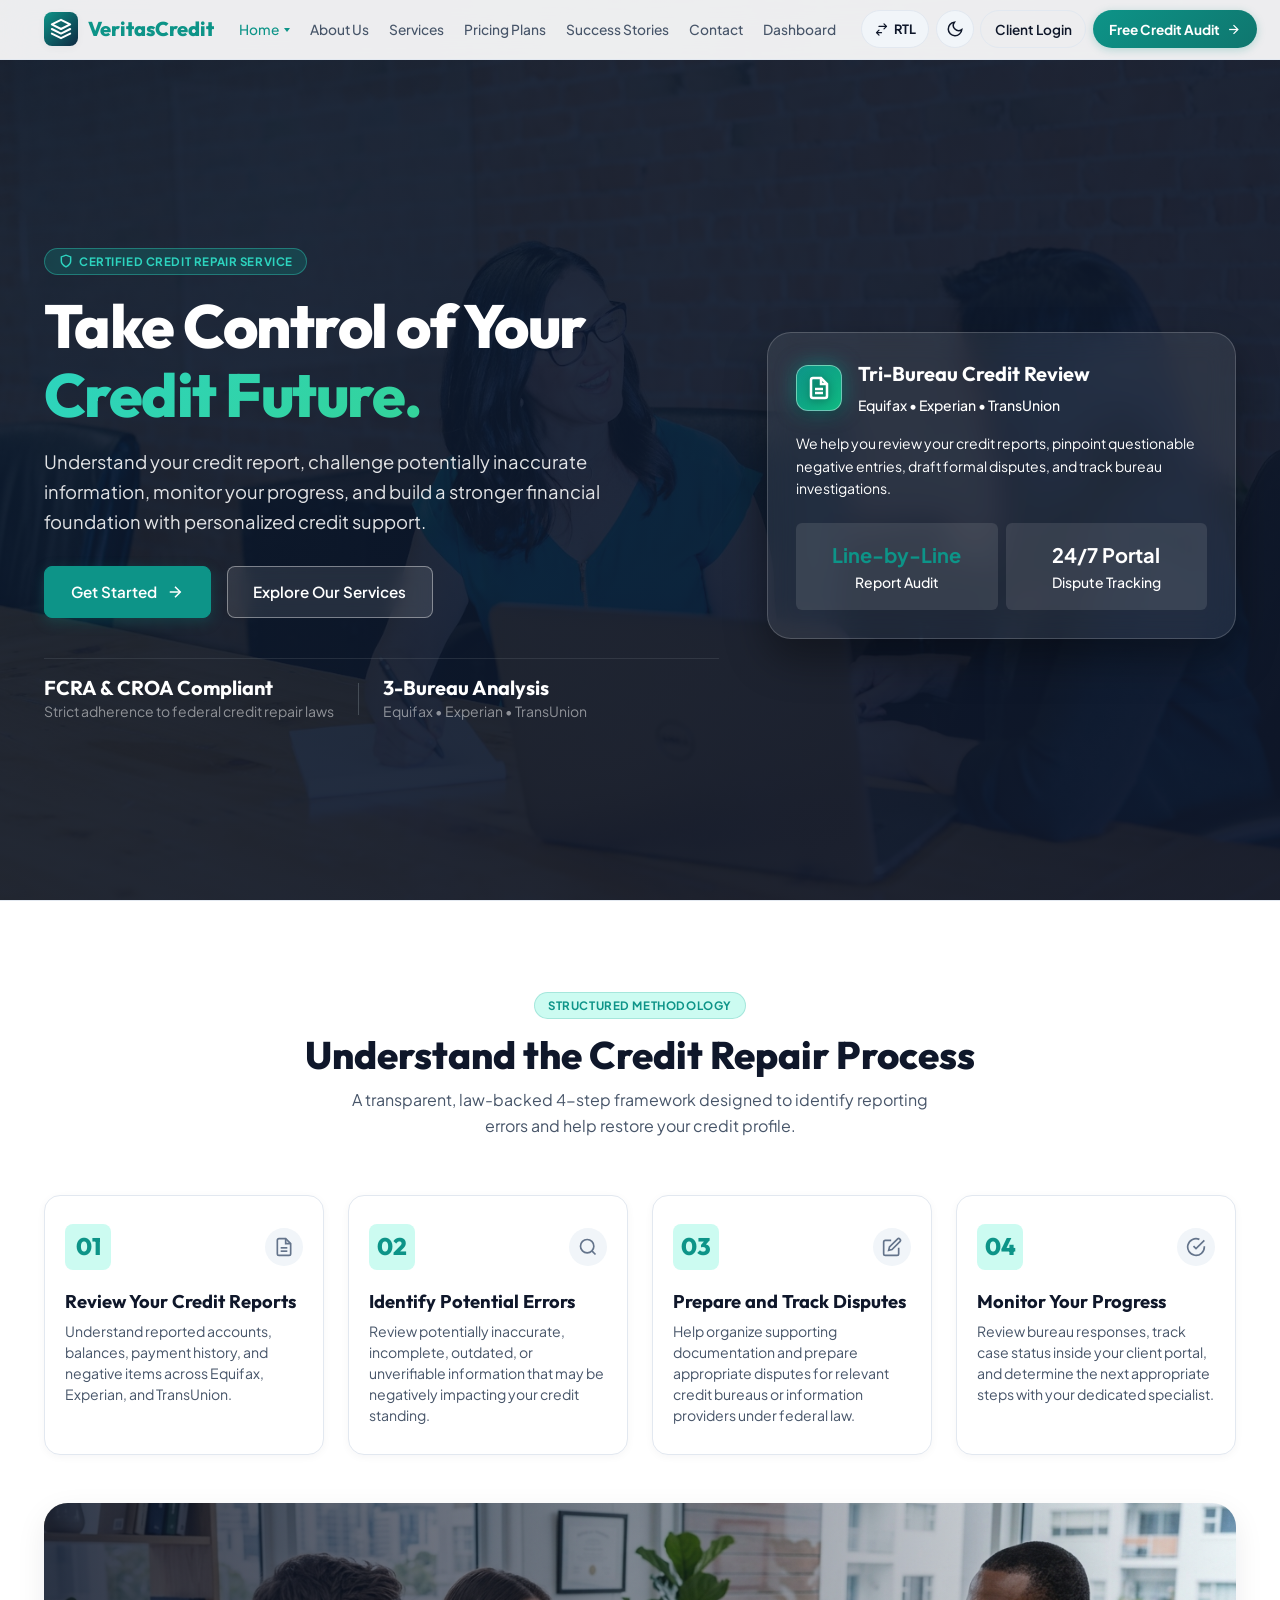
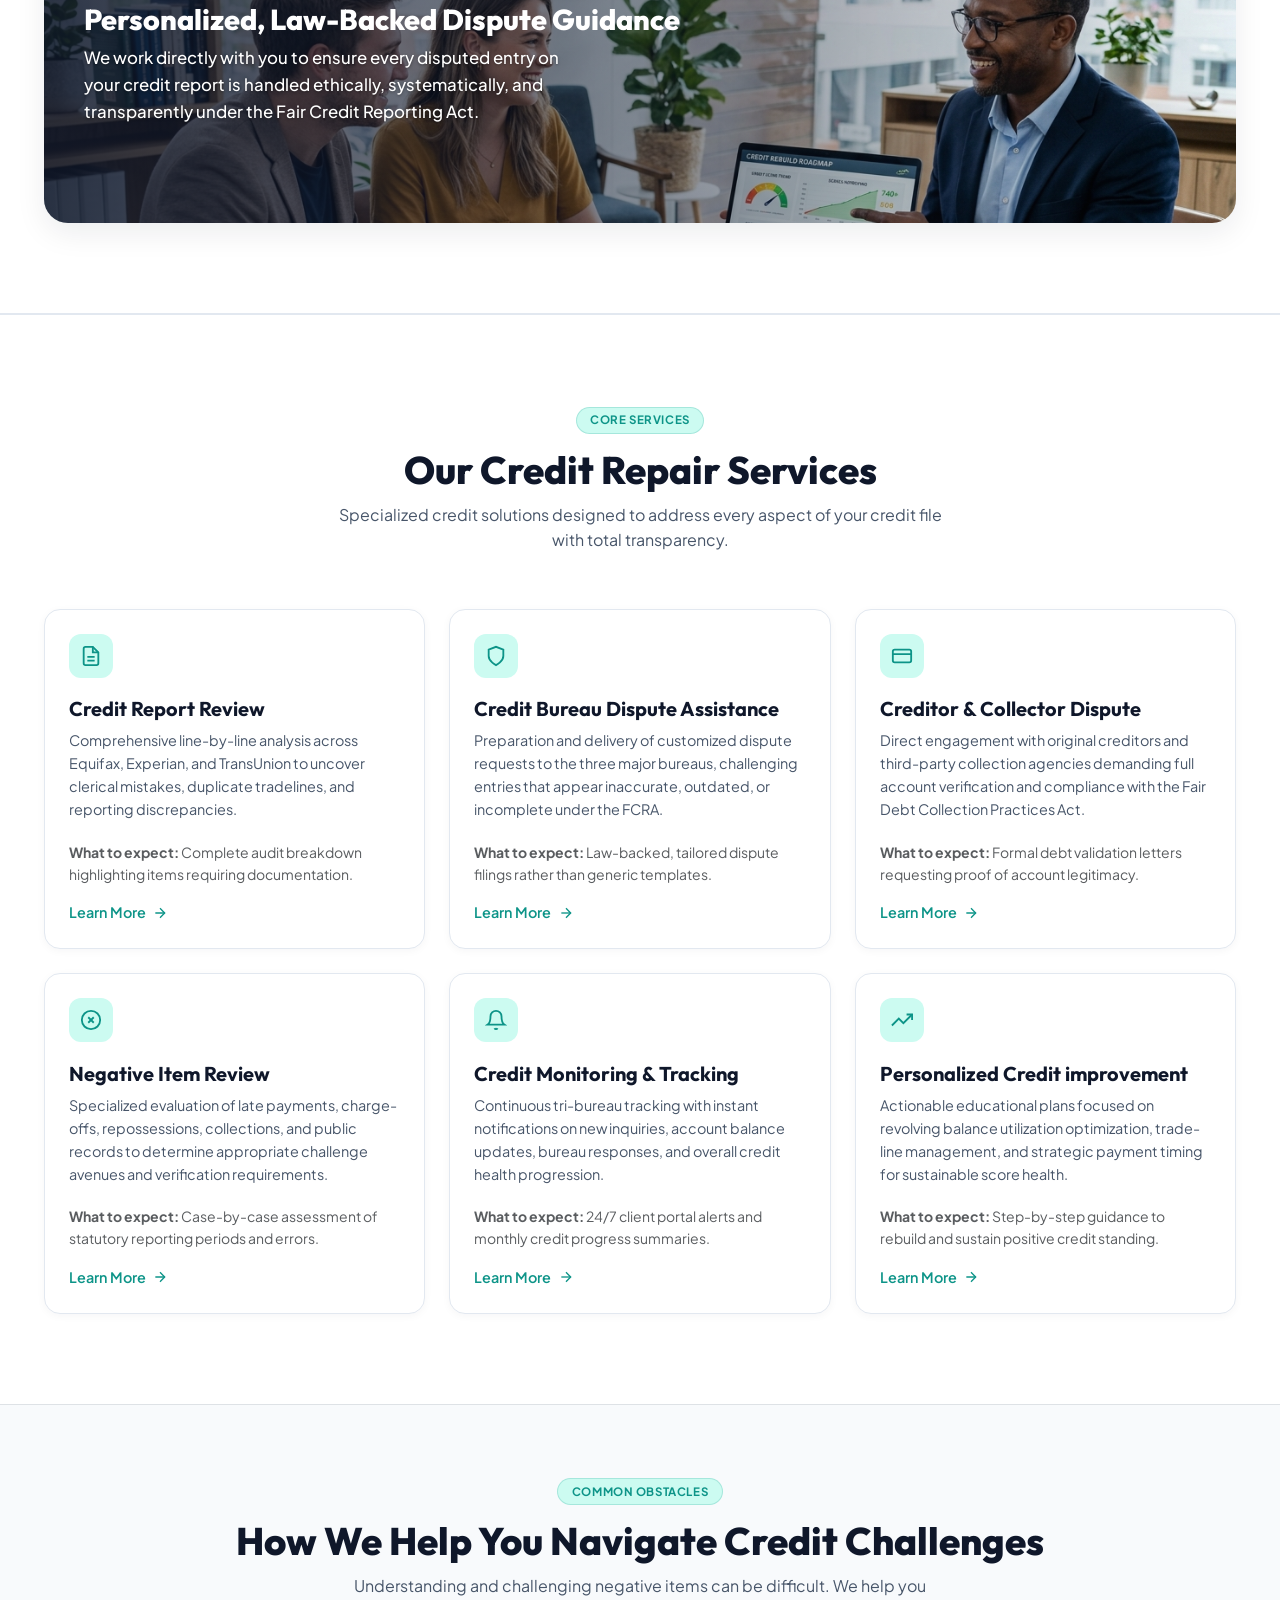
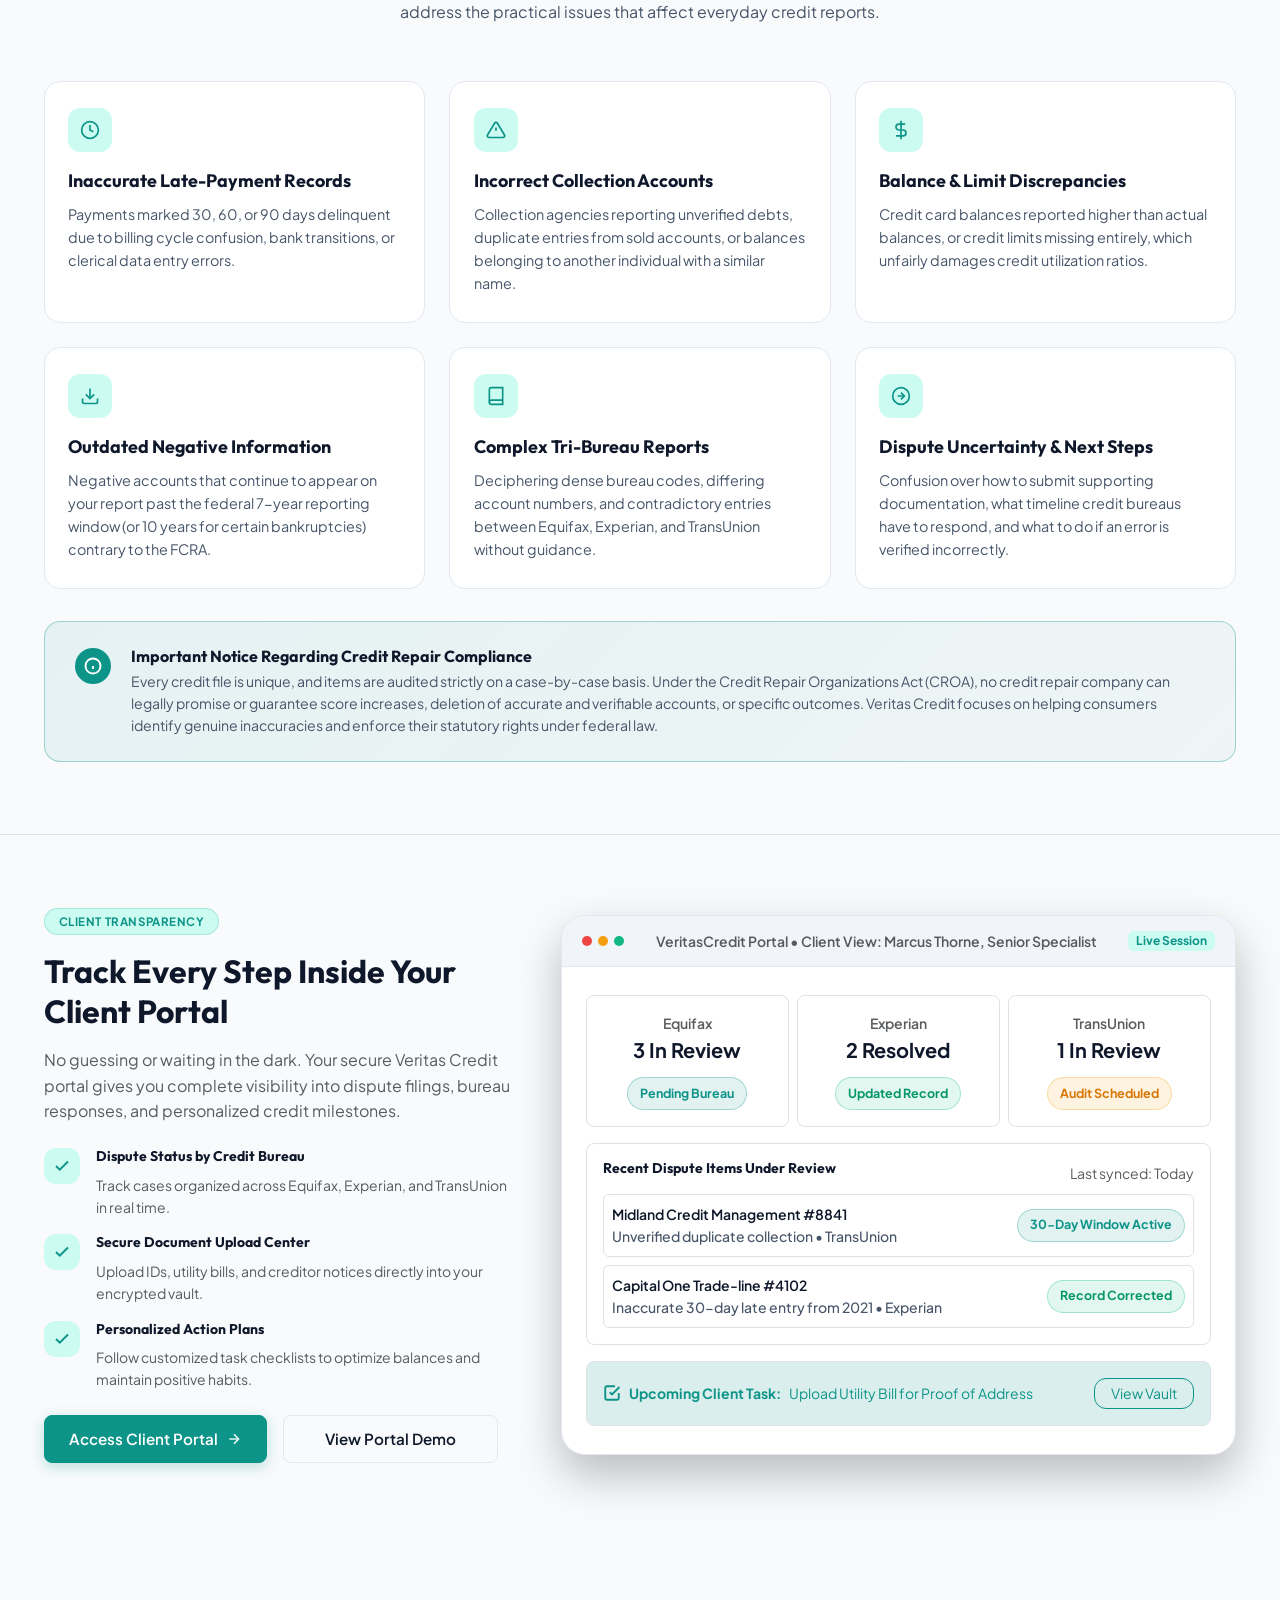
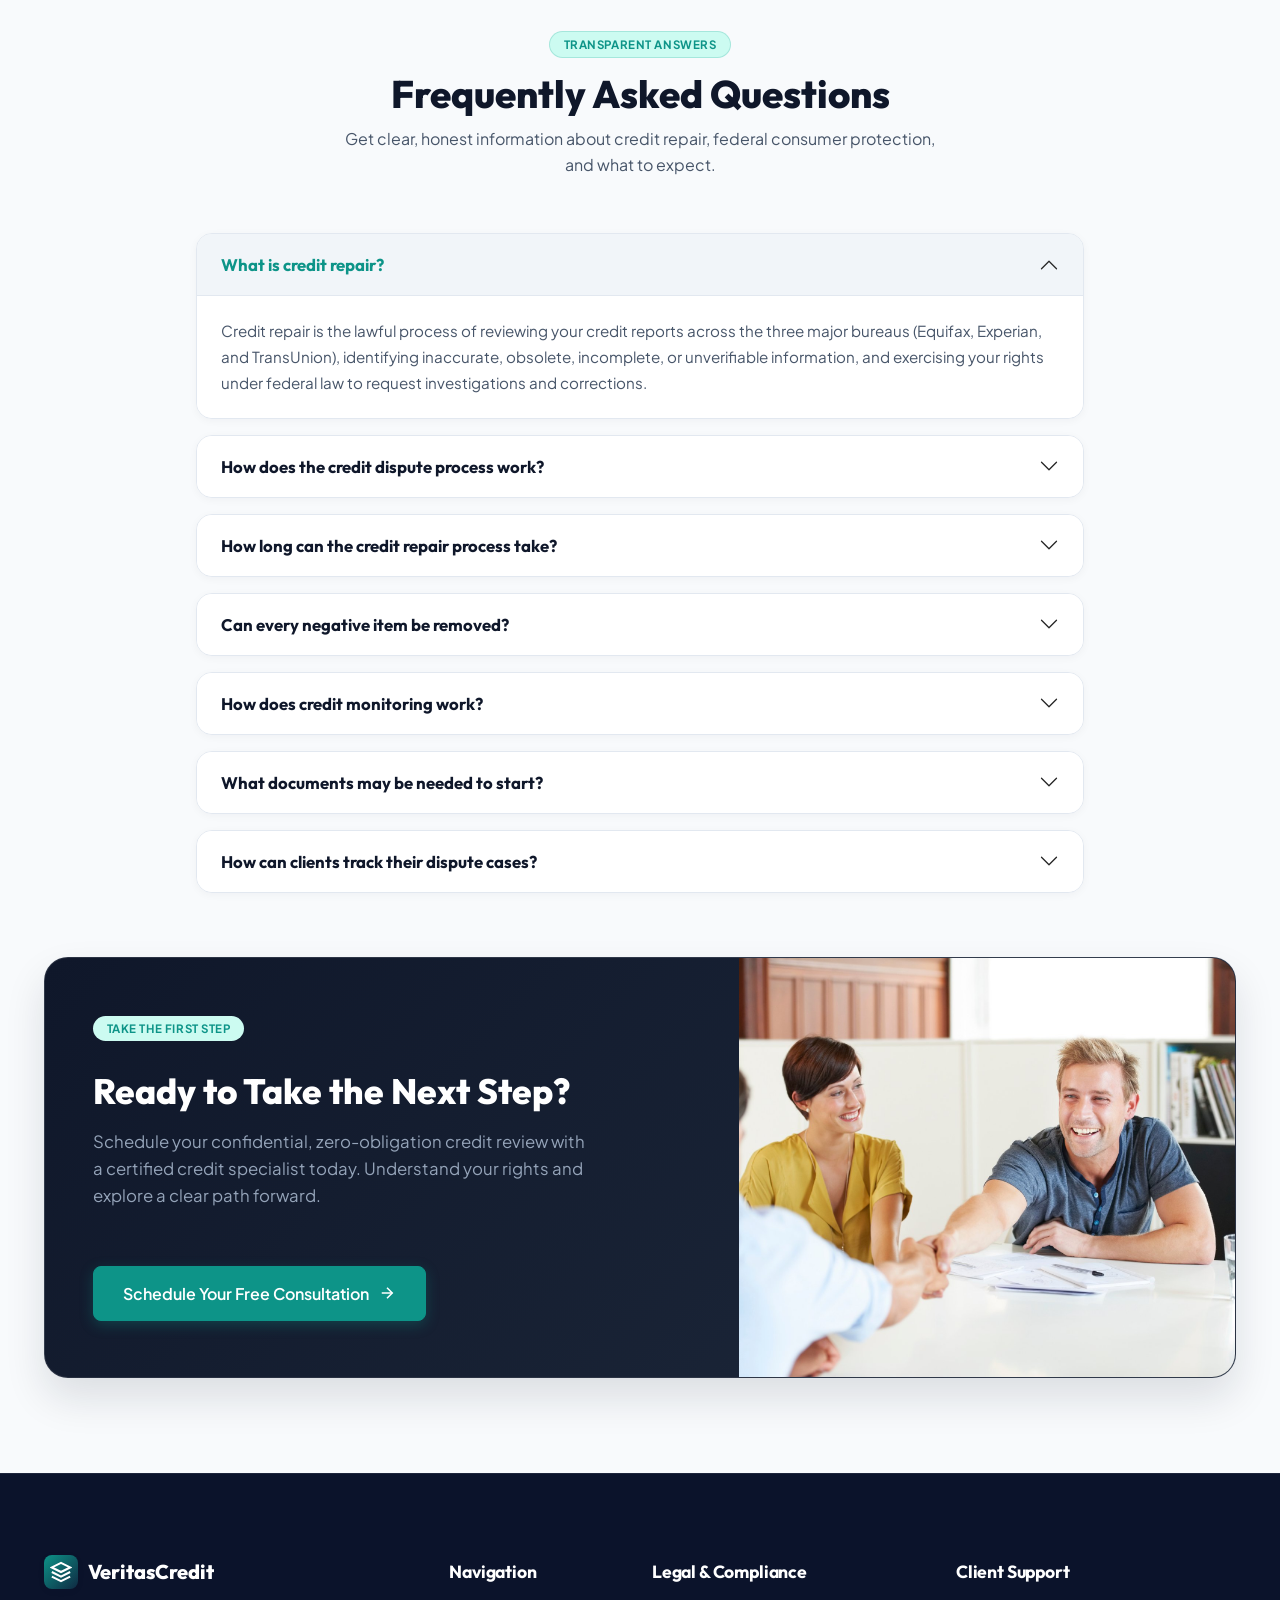
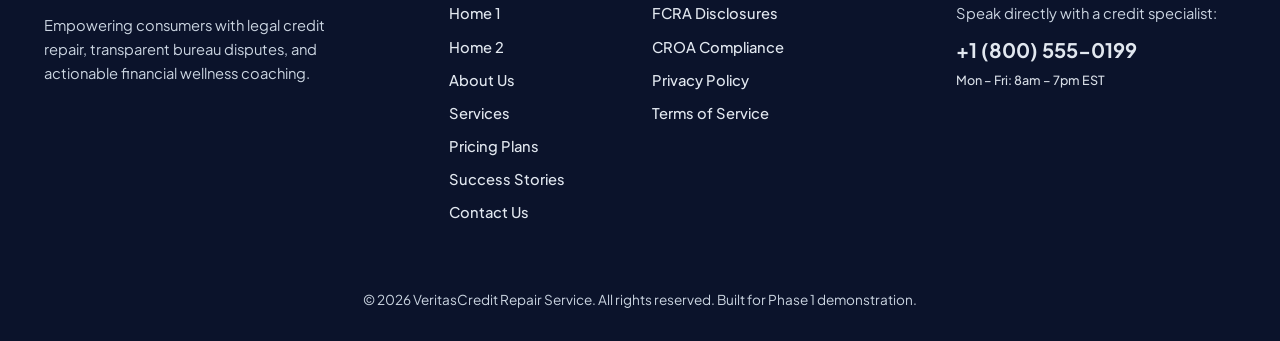
<file: index.html>
<!DOCTYPE html>
<html lang="en" dir="ltr" data-theme="light">

<head>
  <meta charset="UTF-8">
  <meta name="viewport" content="width=device-width, initial-scale=1.0">
  <title>Credit Repair Service | Home</title>
  <meta name="description"
    content="Premium credit repair, score recovery, and financial wellness consultation services. Understand, dispute, and optimize your credit score with total transparency.">

  <!-- Favicon -->
  <link rel="icon" type="image/svg+xml"
    href="data:image/svg+xml,<svg xmlns='http://www.w3.org/2000/svg' viewBox='0 0 24 24' fill='%230D9488'><path d='M12 2L2 7l10 5 10-5-10-5zM2 17l10 5 10-5M2 12l10 5 10-5'/></svg>">

  <!-- Bootstrap 5 CSS -->
  <link href="https://cdn.jsdelivr.net/npm/bootstrap@5.3.3/dist/css/bootstrap.min.css" rel="stylesheet"
    integrity="sha384-QWTKZyjpPEjISv5WaRU9OFeRpok6YctnYmDr5pNlyT2bRjXh0JMhjY6hW+ALEwIH" crossorigin="anonymous">

  <!-- Custom Stylesheet System -->
  <link rel="stylesheet" href="assets/css/style.css">
  <link rel="stylesheet" href="assets/css/responsive.css">
</head>

<body>

  <!-- ==========================================================================
       ATTRACTIVE PAGE LOADER
       ========================================================================== -->
  <div id="page-loader" class="page-loader">
    <div class="loader-content">
      <div class="loader-spinner-wrap">
        <div class="loader-ring loader-ring-1"></div>
        <div class="loader-ring loader-ring-2"></div>
        <div class="loader-logo-box">
          <svg width="26" height="26" viewBox="0 0 24 24" fill="none" stroke="currentColor" stroke-width="2.2">
            <path d="M12 2L2 7l10 5 10-5-10-5z"></path>
            <path d="M2 17l10 5 10-5"></path>
            <path d="M2 12l10 5 10-5"></path>
          </svg>
        </div>
      </div>
      <div class="loader-text font-heading fw-bold">Veritas<span style="color: #2DD4BF;">Credit</span></div>
      <div class="loader-subtext">Optimizing Bureau Profiles...</div>
      <div class="loader-progress-bar">
        <div class="loader-progress-fill"></div>
      </div>
    </div>
  </div>

  <!-- ==========================================================================
       SHARED NAVBAR
       ========================================================================== -->
  <header class="header-navbar">
    <div class="container">
      <nav class="navbar navbar-expand-xl navbar-light p-0">

        <!-- Brand Logo -->
        <a class="navbar-brand navbar-brand-logo" href="index.html" id="nav-brand-logo">
          <div class="logo-icon-box">
            <svg width="22" height="22" viewBox="0 0 24 24" fill="none" stroke="currentColor" stroke-width="2.2"
              stroke-linecap="round" stroke-linejoin="round">
              <path d="M12 2L2 7l10 5 10-5-10-5z"></path>
              <path d="M2 17l10 5 10-5"></path>
              <path d="M2 12l10 5 10-5"></path>
            </svg>
          </div>
          <span>Veritas<span style="color: var(--brand-teal);">Credit</span></span>
        </a>

        <!-- Mobile Toggler -->
        <button class="navbar-toggler border-0 shadow-none p-2" type="button" data-bs-target="#navbarContent"
          aria-controls="navbarContent" aria-expanded="false" aria-label="Toggle navigation" id="mobile-nav-toggler">
          <svg width="24" height="24" viewBox="0 0 24 24" fill="none" stroke="currentColor" stroke-width="2">
            <line x1="3" y1="12" x2="21" y2="12"></line>
            <line x1="3" y1="6" x2="21" y2="6"></line>
            <line x1="3" y1="18" x2="21" y2="18"></line>
          </svg>
        </button>

        <!-- Navbar Menu & Controls -->
        <div class="collapse navbar-collapse" id="navbarContent">
          <!-- Main Links (Perfectly Centered between logo and controls) -->
          <ul class="navbar-nav mx-auto align-items-lg-center">

            <!-- Home Dropdown -->
            <li class="nav-item dropdown">
              <a class="nav-link dropdown-toggle active" href="#" id="homeDropdown" role="button"
                data-bs-toggle="dropdown" aria-expanded="false">
                Home
              </a>
              <ul class="dropdown-menu dropdown-menu-custom" aria-labelledby="homeDropdown">
                <li><a class="dropdown-item active" href="index.html" id="link-home1">Home 1</a></li>
                <li><a class="dropdown-item" href="home-2.html" id="link-home2">Home 2</a></li>
              </ul>
            </li>

            <li class="nav-item"><a class="nav-link" href="about.html" id="link-about">About Us</a></li>
            <li class="nav-item"><a class="nav-link" href="services.html" id="link-services">Services</a></li>
            <li class="nav-item"><a class="nav-link" href="pricing.html" id="link-pricing">Pricing Plans</a></li>
            <li class="nav-item"><a class="nav-link" href="stories.html" id="link-stories">Success Stories</a></li>
            <li class="nav-item"><a class="nav-link" href="contact.html" id="link-contact">Contact</a></li>
            <li class="nav-item"><a class="nav-link" href="dashboard.html" id="link-dashboard">Dashboard</a></li>
          </ul>

          <!-- Controls & CTAs -->
          <div class="nav-controls-mobile">
            <div class="nav-controls-toggles">
              <!-- Direction Switcher (LTR / RTL) -->
              <button class="lang-switch-btn dir-toggle-btn" type="button" aria-label="Toggle Layout Direction"
                id="btn-rtl-toggle">
                <svg width="15" height="15" viewBox="0 0 24 24" fill="none" stroke="currentColor" stroke-width="2"
                  stroke-linecap="round" stroke-linejoin="round">
                  <path d="M8 7h12m0 0l-4-4m4 4l-4 4m-4 6H4m0 0l4 4m-4-4l4-4"></path>
                </svg>
                <span class="dir-label">RTL</span>
              </button>

              <!-- Light/Dark Mode Switcher -->
              <button class="btn-icon-toggle theme-toggle-btn" type="button" aria-label="Toggle Dark/Light Mode"
                id="btn-theme-toggle">
                <svg width="17" height="17" viewBox="0 0 24 24" fill="none" stroke="currentColor" stroke-width="2">
                  <path d="M21 12.79A9 9 0 1 1 11.21 3 7 7 0 0 0 21 12.79z" />
                </svg>
              </button>
            </div>

            <!-- Client Login Link -->
            <a href="login.html" class="btn-custom-outline-nav text-decoration-none" id="btn-nav-login">
              <span>Client Login</span>
            </a>

            <!-- Prominent Primary CTA -->
            <a href="contact.html" class="btn-custom-primary text-decoration-none" id="btn-nav-cta">
              <span>Free Credit Audit</span>
              <svg width="15" height="15" viewBox="0 0 24 24" fill="none" stroke="currentColor" stroke-width="2">
                <line x1="5" y1="12" x2="19" y2="12"></line>
                <polyline points="12 5 19 12 12 19"></polyline>
              </svg>
            </a>
          </div>

        </div>
      </nav>
    </div>
  </header>

  <!-- ==========================================================================
       SECTION 1 — HERO
       ========================================================================== -->
  <!-- ==========================================================================
       SECTION 1 — HERO (FULL-WIDTH BACKGROUND IMAGE LAYOUT)
       ========================================================================== -->
  <!-- ==========================================================================
       SECTION 1 — CREDIT REPAIR HERO
       ========================================================================== -->
  <section class="hero-section" id="hero">
    <div class="container text-center text-lg-start">
      <div class="row align-items-center g-5">

        <!-- Left Hero Text Column -->
        <div class="col-lg-7">
          <div class="badge-eyebrow mb-3">
            <svg width="14" height="14" viewBox="0 0 24 24" fill="none" stroke="currentColor" stroke-width="2.5">
              <path d="M12 22s8-4 8-10V5l-8-3-8 3v7c0 6 8 10 8 10z"></path>
            </svg>
            CERTIFIED CREDIT REPAIR SERVICE
          </div>

          <h1 class="hero-title">
            Take Control of Your <br>
            <span class="text-gradient">Credit Future.</span>
          </h1>

          <p class="hero-subtitle">
            Understand your credit report, challenge potentially inaccurate information, monitor your progress, and
            build a stronger financial foundation with personalized credit support.
          </p>

          <div class="hero-actions justify-content-center justify-content-lg-start">
            <a href="contact.html" class="btn-custom-primary" id="btn-hero-primary">
              <span>Get Started</span>
              <svg width="18" height="18" viewBox="0 0 24 24" fill="none" stroke="currentColor" stroke-width="2">
                <line x1="5" y1="12" x2="19" y2="12"></line>
                <polyline points="12 5 19 12 12 19"></polyline>
              </svg>
            </a>

            <a href="#services" class="btn-custom-secondary text-white border-white-50" id="btn-hero-secondary">
              <span>Explore Our Services</span>
            </a>
          </div>

          <!-- Trust Badges Ticker -->
          <div
            class="d-flex flex-wrap align-items-center justify-content-center justify-content-lg-start gap-3 gap-md-4 pt-3 border-top border-secondary border-opacity-25">
            <div>
              <div class="fw-bold text-white font-heading fs-5 mb-0">FCRA & CROA Compliant</div>
              <div class="text-white-50 small">Strict adherence to federal credit repair laws</div>
            </div>
            <div class="border-end border-secondary border-opacity-50 py-3 d-none d-sm-block"></div>
            <div>
              <div class="fw-bold text-white font-heading fs-5 mb-0">3-Bureau Analysis</div>
              <div class="text-white-50 small">Equifax • Experian • TransUnion</div>
            </div>
          </div>
        </div>

        <!-- Right Credit Audit Summary Showcase Glass Box -->
        <div class="col-lg-5">
          <div class="hero-section-card-glass text-start">
            <div class="d-flex align-items-center gap-3 mb-3">
              <div class="hero-card-icon-glow">
                <svg width="24" height="24" viewBox="0 0 24 24" fill="none" stroke="currentColor" stroke-width="2.5">
                  <path d="M14 2H6a2 2 0 0 0-2 2v16a2 2 0 0 0 2 2h12a2 2 0 0 0 2-2V8z"></path>
                  <polyline points="14 2 14 8 20 8"></polyline>
                  <line x1="16" y1="13" x2="8" y2="13"></line>
                  <line x1="16" y1="17" x2="8" y2="17"></line>
                </svg>
              </div>
              <div>
                <div class="fw-bold text-white font-heading fs-5">Tri-Bureau Credit Review</div>
                <div class="text-white small fw-medium">Equifax • Experian • TransUnion</div>
              </div>
            </div>

            <p class="text-white small mb-4 fw-normal">
              We help you review your credit reports, pinpoint questionable negative entries, draft formal disputes, and
              track bureau investigations.
            </p>

            <div class="row g-2 align-items-stretch">
              <div class="col-6">
                <div
                  class="p-3 rounded-2 bg-white bg-opacity-10 text-center h-100 d-flex flex-column justify-content-center">
                  <div class="fs-5 fw-bold text-teal">Line-by-Line</div>
                  <div class="small text-white fw-medium">Report Audit</div>
                </div>
              </div>
              <div class="col-6">
                <div
                  class="p-3 rounded-2 bg-white bg-opacity-10 text-center h-100 d-flex flex-column justify-content-center">
                  <div class="fs-5 fw-bold text-emerald">24/7 Portal</div>
                  <div class="small text-white fw-medium">Dispute Tracking</div>
                </div>
              </div>
            </div>
          </div>
        </div>

      </div>
    </div>
  </section>

  <!-- ==========================================================================
       SECTION 2 — UNDERSTAND THE CREDIT REPAIR PROCESS
       ========================================================================== -->
  <section class="journey-section" id="process">
    <div class="container">

      <!-- Section Heading -->
      <div class="section-header-block">
        <div class="badge-eyebrow">STRUCTURED METHODOLOGY</div>
        <h2>Understand the Credit Repair Process</h2>
        <p>A transparent, law-backed 4-step framework designed to identify reporting errors and help restore your credit
          profile.</p>
      </div>

      <!-- 4 Horizontal Step Process Cards -->
      <div class="row g-4">

        <!-- Step 1 -->
        <div class="col-lg-3 col-sm-6">
          <div class="journey-card-flow">
            <div class="journey-step-header">
              <div class="journey-step-num">01</div>
              <div class="journey-step-icon">
                <svg width="20" height="20" viewBox="0 0 24 24" fill="none" stroke="currentColor" stroke-width="2">
                  <path d="M14 2H6a2 2 0 0 0-2 2v16a2 2 0 0 0 2 2h12a2 2 0 0 0 2-2V8z"></path>
                  <polyline points="14 2 14 8 20 8"></polyline>
                  <line x1="16" y1="13" x2="8" y2="13"></line>
                  <line x1="16" y1="17" x2="8" y2="17"></line>
                </svg>
              </div>
            </div>
            <h4>Review Your Credit Reports</h4>
            <p>Understand reported accounts, balances, payment history, and negative items across Equifax, Experian, and
              TransUnion.</p>
          </div>
        </div>

        <!-- Step 2 -->
        <div class="col-lg-3 col-sm-6">
          <div class="journey-card-flow">
            <div class="journey-step-header">
              <div class="journey-step-num">02</div>
              <div class="journey-step-icon">
                <svg width="20" height="20" viewBox="0 0 24 24" fill="none" stroke="currentColor" stroke-width="2">
                  <circle cx="11" cy="11" r="8"></circle>
                  <line x1="21" y1="21" x2="16.65" y2="16.65"></line>
                </svg>
              </div>
            </div>
            <h4>Identify Potential Errors</h4>
            <p>Review potentially inaccurate, incomplete, outdated, or unverifiable information that may be negatively
              impacting your credit standing.</p>
          </div>
        </div>

        <!-- Step 3 -->
        <div class="col-lg-3 col-sm-6">
          <div class="journey-card-flow">
            <div class="journey-step-header">
              <div class="journey-step-num">03</div>
              <div class="journey-step-icon">
                <svg width="20" height="20" viewBox="0 0 24 24" fill="none" stroke="currentColor" stroke-width="2">
                  <path d="M11 4H4a2 2 0 0 0-2 2v14a2 2 0 0 0 2 2h14a2 2 0 0 0 2-2v-7"></path>
                  <path d="M18.5 2.5a2.121 2.121 0 0 1 3 3L12 15l-4 1 1-4 9.5-9.5z"></path>
                </svg>
              </div>
            </div>
            <h4>Prepare and Track Disputes</h4>
            <p>Help organize supporting documentation and prepare appropriate disputes for relevant credit bureaus or
              information providers under federal law.</p>
          </div>
        </div>

        <!-- Step 4 -->
        <div class="col-lg-3 col-sm-6">
          <div class="journey-card-flow">
            <div class="journey-step-header">
              <div class="journey-step-num">04</div>
              <div class="journey-step-icon">
                <svg width="20" height="20" viewBox="0 0 24 24" fill="none" stroke="currentColor" stroke-width="2">
                  <path d="M22 11.08V12a10 10 0 1 1-5.93-9.14"></path>
                  <polyline points="22 4 12 14.01 9 11.01"></polyline>
                </svg>
              </div>
            </div>
            <h4>Monitor Your Progress</h4>
            <p>Review bureau responses, track case status inside your client portal, and determine the next appropriate
              steps with your dedicated specialist.</p>
          </div>
        </div>

      </div>

      <!-- Supporting Visual Banner Overlay -->
      <div class="journey-visual-banner mt-5">
        <img src="assets/images/sections/journey-meeting.jpg"
          alt="Credit specialist reviewing credit report with client" class="journey-banner-img" id="img-journey">
        <div class="journey-banner-overlay">
          <div class="journey-banner-content">
            <h3>Personalized, Law-Backed Dispute Guidance</h3>
            <p>We work directly with you to ensure every disputed entry on your credit report is handled ethically,
              systematically, and transparently under the Fair Credit Reporting Act.</p>
          </div>
        </div>
      </div>

    </div>
  </section>

  <!-- ==========================================================================
       SECTION 3 — CREDIT REPAIR SERVICES (6 DEDICATED CARDS)
       ========================================================================== -->
  <section class="services-section" id="services">
    <div class="container">

      <!-- Section Header -->
      <div class="section-header-block">
        <div class="badge-eyebrow">CORE SERVICES</div>
        <h2>Our Credit Repair Services</h2>
        <p>Specialized credit solutions designed to address every aspect of your credit file with total transparency.
        </p>
      </div>

      <!-- 6 Service Cards Grid -->
      <div class="row g-4">

        <!-- Service 1: Credit Report Review -->
        <div class="col-lg-4 col-md-6">
          <div class="service-card">
            <div class="service-card-body">
              <div class="challenge-icon-box">
                <svg width="22" height="22" viewBox="0 0 24 24" fill="none" stroke="currentColor" stroke-width="2">
                  <path d="M14 2H6a2 2 0 0 0-2 2v16a2 2 0 0 0 2 2h12a2 2 0 0 0 2-2V8z"></path>
                  <polyline points="14 2 14 8 20 8"></polyline>
                  <line x1="16" y1="13" x2="8" y2="13"></line>
                  <line x1="16" y1="17" x2="8" y2="17"></line>
                </svg>
              </div>
              <h3 class="service-card-title">Credit Report Review</h3>
              <p class="service-card-text">Comprehensive line-by-line analysis across Equifax, Experian, and TransUnion
                to uncover clerical mistakes, duplicate tradelines, and reporting discrepancies.</p>
              <div class="small text-muted mb-3"><strong>What to expect:</strong> Complete audit breakdown highlighting
                items requiring documentation.</div>
              <a href="services.html#dispute-support" class="service-card-link mt-auto" id="link-service-1">
                <span>Learn More</span>
                <svg width="16" height="16" viewBox="0 0 24 24" fill="none" stroke="currentColor" stroke-width="2">
                  <line x1="5" y1="12" x2="19" y2="12"></line>
                  <polyline points="12 5 19 12 12 19"></polyline>
                </svg>
              </a>
            </div>
          </div>
        </div>

        <!-- Service 2: Credit Bureau Dispute Assistance -->
        <div class="col-lg-4 col-md-6">
          <div class="service-card">
            <div class="service-card-body">
              <div class="challenge-icon-box">
                <svg width="22" height="22" viewBox="0 0 24 24" fill="none" stroke="currentColor" stroke-width="2">
                  <path d="M12 22s8-4 8-10V5l-8-3-8 3v7c0 6 8 10 8 10z"></path>
                </svg>
              </div>
              <h3 class="service-card-title">Credit Bureau Dispute Assistance</h3>
              <p class="service-card-text">Preparation and delivery of customized dispute requests to the three major
                bureaus, challenging entries that appear inaccurate, outdated, or incomplete under the FCRA.</p>
              <div class="small text-muted mb-3"><strong>What to expect:</strong> Law-backed, tailored dispute filings
                rather than generic templates.</div>
              <a href="services.html#dispute-support" class="service-card-link mt-auto" id="link-service-2">
                <span>Learn More</span>
                <svg width="16" height="16" viewBox="0 0 24 24" fill="none" stroke="currentColor" stroke-width="2">
                  <line x1="5" y1="12" x2="19" y2="12"></line>
                  <polyline points="12 5 19 12 12 19"></polyline>
                </svg>
              </a>
            </div>
          </div>
        </div>

        <!-- Service 3: Creditor and Collection Dispute Support -->
        <div class="col-lg-4 col-md-6">
          <div class="service-card">
            <div class="service-card-body">
              <div class="challenge-icon-box">
                <svg width="22" height="22" viewBox="0 0 24 24" fill="none" stroke="currentColor" stroke-width="2">
                  <rect x="2" y="5" width="20" height="14" rx="2"></rect>
                  <line x1="2" y1="10" x2="22" y2="10"></line>
                </svg>
              </div>
              <h3 class="service-card-title">Creditor & Collector Dispute</h3>
              <p class="service-card-text">Direct engagement with original creditors and third-party collection agencies
                demanding full account verification and compliance with the Fair Debt Collection Practices Act.</p>
              <div class="small text-muted mb-3"><strong>What to expect:</strong> Formal debt validation letters
                requesting proof of account legitimacy.</div>
              <a href="services.html#dispute-support" class="service-card-link mt-auto" id="link-service-3">
                <span>Learn More</span>
                <svg width="16" height="16" viewBox="0 0 24 24" fill="none" stroke="currentColor" stroke-width="2">
                  <line x1="5" y1="12" x2="19" y2="12"></line>
                  <polyline points="12 5 19 12 12 19"></polyline>
                </svg>
              </a>
            </div>
          </div>
        </div>

        <!-- Service 4: Negative Item Review -->
        <div class="col-lg-4 col-md-6">
          <div class="service-card">
            <div class="service-card-body">
              <div class="challenge-icon-box">
                <svg width="22" height="22" viewBox="0 0 24 24" fill="none" stroke="currentColor" stroke-width="2">
                  <circle cx="12" cy="12" r="10"></circle>
                  <line x1="15" y1="9" x2="9" y2="15"></line>
                  <line x1="9" y1="9" x2="15" y2="15"></line>
                </svg>
              </div>
              <h3 class="service-card-title">Negative Item Review</h3>
              <p class="service-card-text">Specialized evaluation of late payments, charge-offs, repossessions,
                collections, and public records to determine appropriate challenge avenues and verification
                requirements.</p>
              <div class="small text-muted mb-3"><strong>What to expect:</strong> Case-by-case assessment of statutory
                reporting periods and errors.</div>
              <a href="services.html#dispute-support" class="service-card-link mt-auto" id="link-service-4">
                <span>Learn More</span>
                <svg width="16" height="16" viewBox="0 0 24 24" fill="none" stroke="currentColor" stroke-width="2">
                  <line x1="5" y1="12" x2="19" y2="12"></line>
                  <polyline points="12 5 19 12 12 19"></polyline>
                </svg>
              </a>
            </div>
          </div>
        </div>

        <!-- Service 5: Credit Monitoring & Progress Tracking -->
        <div class="col-lg-4 col-md-6">
          <div class="service-card">
            <div class="service-card-body">
              <div class="challenge-icon-box">
                <svg width="22" height="22" viewBox="0 0 24 24" fill="none" stroke="currentColor" stroke-width="2">
                  <path d="M18 8A6 6 0 0 0 6 8c0 7-3 9-3 9h18s-3-2-3-9"></path>
                  <path d="M13.73 21a2 2 0 0 1-3.46 0"></path>
                </svg>
              </div>
              <h3 class="service-card-title">Credit Monitoring & Tracking</h3>
              <p class="service-card-text">Continuous tri-bureau tracking with instant notifications on new inquiries,
                account balance updates, bureau responses, and overall credit health progression.</p>
              <div class="small text-muted mb-3"><strong>What to expect:</strong> 24/7 client portal alerts and monthly
                credit progress summaries.</div>
              <a href="services.html#credit-monitoring" class="service-card-link mt-auto" id="link-service-5">
                <span>Learn More</span>
                <svg width="16" height="16" viewBox="0 0 24 24" fill="none" stroke="currentColor" stroke-width="2">
                  <line x1="5" y1="12" x2="19" y2="12"></line>
                  <polyline points="12 5 19 12 12 19"></polyline>
                </svg>
              </a>
            </div>
          </div>
        </div>

        <!-- Service 6: Personalized Credit Improvement Plans -->
        <div class="col-lg-4 col-md-6">
          <div class="service-card">
            <div class="service-card-body">
              <div class="challenge-icon-box">
                <svg width="22" height="22" viewBox="0 0 24 24" fill="none" stroke="currentColor" stroke-width="2">
                  <polyline points="23 6 13.5 15.5 8.5 10.5 1 18"></polyline>
                  <polyline points="17 6 23 6 23 12"></polyline>
                </svg>
              </div>
              <h3 class="service-card-title">Personalized Credit improvement</h3>
              <p class="service-card-text">Actionable educational plans focused on revolving balance utilization
                optimization, trade-line management, and strategic payment timing for sustainable score health.</p>
              <div class="small text-muted mb-3"><strong>What to expect:</strong> Step-by-step guidance to rebuild and
                sustain positive credit standing.</div>
              <a href="services.html#financial-coaching" class="service-card-link mt-auto" id="link-service-6">
                <span>Learn More</span>
                <svg width="16" height="16" viewBox="0 0 24 24" fill="none" stroke="currentColor" stroke-width="2">
                  <line x1="5" y1="12" x2="19" y2="12"></line>
                  <polyline points="12 5 19 12 12 19"></polyline>
                </svg>
              </a>
            </div>
          </div>
        </div>

      </div>

    </div>
  </section>

  <!-- ==========================================================================
       SECTION 4 — HOW WE HELP YOU (PRACTICAL CHALLENGES & COMPLIANCE)
       ========================================================================== -->
  <section class="challenge-section py-5 bg-surface border-top border-bottom" id="challenges">
    <div class="container py-4">

      <div class="section-header-block">
        <div class="badge-eyebrow">COMMON OBSTACLES</div>
        <h2>How We Help You Navigate Credit Challenges</h2>
        <p>Understanding and challenging negative items can be difficult. We help you address the practical issues that
          affect everyday credit reports.</p>
      </div>

      <!-- 6 Common Challenges Grid -->
      <div class="row g-4">

        <div class="col-lg-4 col-md-6">
          <div class="challenge-card">
            <div class="challenge-icon-box">
              <svg width="20" height="20" viewBox="0 0 24 24" fill="none" stroke="currentColor" stroke-width="2">
                <circle cx="12" cy="12" r="10"></circle>
                <polyline points="12 6 12 12 16 14"></polyline>
              </svg>
            </div>
            <h4>Inaccurate Late-Payment Records</h4>
            <p>Payments marked 30, 60, or 90 days delinquent due to billing cycle confusion, bank transitions, or
              clerical data entry errors.</p>
          </div>
        </div>

        <div class="col-lg-4 col-md-6">
          <div class="challenge-card">
            <div class="challenge-icon-box">
              <svg width="20" height="20" viewBox="0 0 24 24" fill="none" stroke="currentColor" stroke-width="2">
                <path d="M10.29 3.86L1.82 18a2 2 0 0 0 1.71 3h16.94a2 2 0 0 0 1.71-3L13.71 3.86a2 2 0 0 0-3.42 0z">
                </path>
                <line x1="12" y1="9" x2="12" y2="13"></line>
                <line x1="12" y1="17" x2="12.01" y2="17"></line>
              </svg>
            </div>
            <h4>Incorrect Collection Accounts</h4>
            <p>Collection agencies reporting unverified debts, duplicate entries from sold accounts, or balances
              belonging to another individual with a similar name.</p>
          </div>
        </div>

        <div class="col-lg-4 col-md-6">
          <div class="challenge-card">
            <div class="challenge-icon-box">
              <svg width="20" height="20" viewBox="0 0 24 24" fill="none" stroke="currentColor" stroke-width="2">
                <line x1="12" y1="1" x2="12" y2="23"></line>
                <path d="M17 5H9.5a3.5 3.5 0 0 0 0 7h5a3.5 3.5 0 0 1 0 7H6"></path>
              </svg>
            </div>
            <h4>Balance & Limit Discrepancies</h4>
            <p>Credit card balances reported higher than actual balances, or credit limits missing entirely, which
              unfairly damages credit utilization ratios.</p>
          </div>
        </div>

        <div class="col-lg-4 col-md-6">
          <div class="challenge-card">
            <div class="challenge-icon-box">
              <svg width="20" height="20" viewBox="0 0 24 24" fill="none" stroke="currentColor" stroke-width="2">
                <path d="M21 15v4a2 2 0 0 1-2 2H5a2 2 0 0 1-2-2v-4"></path>
                <polyline points="7 10 12 15 17 10"></polyline>
                <line x1="12" y1="15" x2="12" y2="3"></line>
              </svg>
            </div>
            <h4>Outdated Negative Information</h4>
            <p>Negative accounts that continue to appear on your report past the federal 7-year reporting window (or 10
              years for certain bankruptcies) contrary to the FCRA.</p>
          </div>
        </div>

        <div class="col-lg-4 col-md-6">
          <div class="challenge-card">
            <div class="challenge-icon-box">
              <svg width="20" height="20" viewBox="0 0 24 24" fill="none" stroke="currentColor" stroke-width="2">
                <path d="M4 19.5A2.5 2.5 0 0 1 6.5 17H20"></path>
                <path d="M6.5 2H20v20H6.5A2.5 2.5 0 0 1 4 19.5v-15A2.5 2.5 0 0 1 6.5 2z"></path>
              </svg>
            </div>
            <h4>Complex Tri-Bureau Reports</h4>
            <p>Deciphering dense bureau codes, differing account numbers, and contradictory entries between Equifax,
              Experian, and TransUnion without guidance.</p>
          </div>
        </div>

        <div class="col-lg-4 col-md-6">
          <div class="challenge-card">
            <div class="challenge-icon-box">
              <svg width="20" height="20" viewBox="0 0 24 24" fill="none" stroke="currentColor" stroke-width="2">
                <circle cx="12" cy="12" r="10"></circle>
                <polyline points="12 16 16 12 12 8"></polyline>
                <line x1="8" y1="12" x2="16" y2="12"></line>
              </svg>
            </div>
            <h4>Dispute Uncertainty & Next Steps</h4>
            <p>Confusion over how to submit supporting documentation, what timeline credit bureaus have to respond, and
              what to do if an error is verified incorrectly.</p>
          </div>
        </div>

      </div>

      <!-- Transparent Compliance Disclosure -->
      <div class="compliance-notice-box">
        <div class="compliance-notice-icon">
          <svg width="18" height="18" viewBox="0 0 24 24" fill="none" stroke="currentColor" stroke-width="2.5">
            <circle cx="12" cy="12" r="10"></circle>
            <line x1="12" y1="16" x2="12" y2="12"></line>
            <line x1="12" y1="8" x2="12.01" y2="8"></line>
          </svg>
        </div>
        <div class="compliance-notice-content">
          <h5>Important Notice Regarding Credit Repair Compliance</h5>
          <p>Every credit file is unique, and items are audited strictly on a case-by-case basis. Under the Credit
            Repair Organizations Act (CROA), no credit repair company can legally promise or guarantee score increases,
            deletion of accurate and verifiable accounts, or specific outcomes. Veritas Credit focuses on helping
            consumers identify genuine inaccuracies and enforce their statutory rights under federal law.</p>
        </div>
      </div>

    </div>
  </section>

  <!-- ==========================================================================
       SECTION 5 — CLIENT DASHBOARD PREVIEW
       ========================================================================== -->
  <section class="dashboard-preview-section py-5" id="dashboard-preview">
    <div class="container py-4">

      <div class="row align-items-center g-5">

        <!-- Left: Explanatory Copy & Key Features -->
        <div class="col-lg-5">
          <div class="badge-eyebrow">CLIENT TRANSPARENCY</div>
          <h2 class="font-heading fw-bold fs-2 mb-3">Track Every Step Inside Your Client Portal</h2>
          <p class="text-muted mb-4">
            No guessing or waiting in the dark. Your secure Veritas Credit portal gives you complete visibility into
            dispute filings, bureau responses, and personalized credit milestones.
          </p>

          <div class="d-flex flex-column gap-3 mb-4">
            <div class="d-flex align-items-start gap-3">
              <div class="challenge-icon-box" style="width: 36px; height: 36px; min-width: 36px; margin: 0;">
                <svg width="18" height="18" viewBox="0 0 24 24" fill="none" stroke="currentColor" stroke-width="2.5">
                  <polyline points="20 6 9 17 4 12"></polyline>
                </svg>
              </div>
              <div>
                <div class="fw-bold text-main font-heading small">Dispute Status by Credit Bureau</div>
                <div class="small text-muted">Track cases organized across Equifax, Experian, and TransUnion in real
                  time.</div>
              </div>
            </div>

            <div class="d-flex align-items-start gap-3">
              <div class="challenge-icon-box" style="width: 36px; height: 36px; min-width: 36px; margin: 0;">
                <svg width="18" height="18" viewBox="0 0 24 24" fill="none" stroke="currentColor" stroke-width="2.5">
                  <polyline points="20 6 9 17 4 12"></polyline>
                </svg>
              </div>
              <div>
                <div class="fw-bold text-main font-heading small">Secure Document Upload Center</div>
                <div class="small text-muted">Upload IDs, utility bills, and creditor notices directly into your
                  encrypted vault.</div>
              </div>
            </div>

            <div class="d-flex align-items-start gap-3">
              <div class="challenge-icon-box" style="width: 36px; height: 36px; min-width: 36px; margin: 0;">
                <svg width="18" height="18" viewBox="0 0 24 24" fill="none" stroke="currentColor" stroke-width="2.5">
                  <polyline points="20 6 9 17 4 12"></polyline>
                </svg>
              </div>
              <div>
                <div class="fw-bold text-main font-heading small">Personalized Action Plans</div>
                <div class="small text-muted">Follow customized task checklists to optimize balances and maintain
                  positive habits.</div>
              </div>
            </div>
          </div>

          <div class="dash-preview-actions d-flex flex-wrap align-items-center gap-3">
            <a href="login.html" class="btn-custom-primary dash-action-btn" id="btn-dash-portal">
              <span>Access Client Portal</span>
              <svg width="16" height="16" viewBox="0 0 24 24" fill="none" stroke="currentColor" stroke-width="2">
                <line x1="5" y1="12" x2="19" y2="12"></line>
                <polyline points="12 5 19 12 12 19"></polyline>
              </svg>
            </a>
            <a href="dashboard.html" class="btn-custom-outline-nav dash-action-btn" id="btn-dash-demo">
              <span>View Portal Demo</span>
            </a>
          </div>
        </div>

        <!-- Right: Realistic Dashboard Shell Preview -->
        <div class="col-lg-7">
          <div class="dash-preview-shell">
            <div class="dash-preview-header">
              <div class="dash-window-dots">
                <span class="dash-window-dot red"></span>
                <span class="dash-window-dot yellow"></span>
                <span class="dash-window-dot green"></span>
              </div>
              <span class="small text-muted fw-semibold">VeritasCredit Portal • Client View: Marcus Thorne, Senior
                Specialist</span>
              <span class="badge bg-teal-subtle text-teal small">Live Session</span>
            </div>

            <div class="dash-preview-body">

              <!-- 3-Bureau Progress Summary -->
              <div class="row g-2 mb-3 dash-bureau-row">
                <div class="col-4 dash-bureau-col">
                  <div class="dash-bureau-card p-3 bg-surface border rounded-3">
                    <div class="dash-bureau-info">
                      <div class="small text-muted fw-semibold">Equifax</div>
                      <div class="dash-bureau-score fs-5 fw-bold text-main text-nowrap">3 In Review</div>
                    </div>
                    <span class="bureau-status-badge bureau-badge-pending">Pending Bureau</span>
                  </div>
                </div>
                <div class="col-4 dash-bureau-col">
                  <div class="dash-bureau-card p-3 bg-surface border rounded-3">
                    <div class="dash-bureau-info">
                      <div class="small text-muted fw-semibold">Experian</div>
                      <div class="dash-bureau-score fs-5 fw-bold text-main text-nowrap">2 Resolved</div>
                    </div>
                    <span class="bureau-status-badge bureau-badge-resolved">Updated Record</span>
                  </div>
                </div>
                <div class="col-4 dash-bureau-col">
                  <div class="dash-bureau-card p-3 bg-surface border rounded-3">
                    <div class="dash-bureau-info">
                      <div class="small text-muted fw-semibold">TransUnion</div>
                      <div class="dash-bureau-score fs-5 fw-bold text-main text-nowrap">1 In Review</div>
                    </div>
                    <span class="bureau-status-badge bureau-badge-open">Audit Scheduled</span>
                  </div>
                </div>
              </div>

              <!-- Case Table Sample -->
              <div class="p-3 bg-surface border rounded-3 mb-3">
                <div class="d-flex justify-content-between align-items-center mb-2">
                  <span class="fw-bold font-heading small text-main">Recent Dispute Items Under Review</span>
                  <span class="small text-muted">Last synced: Today</span>
                </div>
                <div class="d-flex flex-column gap-2">
                  <div class="d-flex justify-content-between align-items-center p-2 bg-card rounded border small">
                    <div>
                      <div class="fw-semibold text-main">Midland Credit Management #8841</div>
                      <div class="text-subtle extra-small">Unverified duplicate collection • TransUnion</div>
                    </div>
                    <span class="bureau-status-badge bureau-badge-pending">30-Day Window Active</span>
                  </div>
                  <div class="d-flex justify-content-between align-items-center p-2 bg-card rounded border small">
                    <div>
                      <div class="fw-semibold text-main">Capital One Trade-line #4102</div>
                      <div class="text-subtle extra-small">Inaccurate 30-day late entry from 2021 • Experian</div>
                    </div>
                    <span class="bureau-status-badge bureau-badge-resolved">Record Corrected</span>
                  </div>
                </div>
              </div>

              <!-- Action Item Checklist Row -->
              <div
                class="p-3 bg-teal-subtle rounded-3 border border-teal d-flex align-items-center justify-content-between flex-wrap gap-2">
                <div class="d-flex align-items-center gap-2">
                  <svg width="18" height="18" viewBox="0 0 24 24" fill="none" stroke="#0D9488" stroke-width="2.5">
                    <polyline points="9 11 12 14 22 4"></polyline>
                    <path d="M21 12v7a2 2 0 0 1-2 2H5a2 2 0 0 1-2-2V5a2 2 0 0 1 2-2h11"></path>
                  </svg>
                  <span class="small fw-bold text-teal">Upcoming Client Task:</span>
                  <span class="small text-main">Upload Utility Bill for Proof of Address</span>
                </div>
                <a href="dashboard.html" class="btn btn-sm btn-outline-teal px-3 py-1">View Vault</a>
              </div>

            </div>
          </div>
        </div>

      </div>

    </div>
  </section>

  <!-- ==========================================================================
       SECTION 6 — FINAL CTA AND FREQUENTLY ASKED QUESTIONS
       ========================================================================== -->
  <section class="about-faq-section" id="faq">
    <div class="container">

      <!-- FAQ Section Header -->
      <div class="section-header-block">
        <div class="badge-eyebrow">TRANSPARENT ANSWERS</div>
        <h2>Frequently Asked Questions</h2>
        <p>Get clear, honest information about credit repair, federal consumer protection, and what to expect.</p>
      </div>

      <!-- FAQ Accordion -->
      <div class="row justify-content-center mb-5">
        <div class="col-lg-9">
          <div class="accordion accordion-custom" id="homeFaqAccordion">

            <!-- FAQ 1 -->
            <div class="accordion-item">
              <h3 class="accordion-header" id="headingOne">
                <button class="accordion-button" type="button" data-bs-toggle="collapse" data-bs-target="#collapseOne"
                  aria-expanded="true" aria-controls="collapseOne">
                  What is credit repair?
                </button>
              </h3>
              <div id="collapseOne" class="accordion-collapse collapse show" aria-labelledby="headingOne"
                data-bs-parent="#homeFaqAccordion">
                <div class="accordion-body">
                  Credit repair is the lawful process of reviewing your credit reports across the three major bureaus
                  (Equifax, Experian, and TransUnion), identifying inaccurate, obsolete, incomplete, or unverifiable
                  information, and exercising your rights under federal law to request investigations and corrections.
                </div>
              </div>
            </div>

            <!-- FAQ 2 -->
            <div class="accordion-item">
              <h3 class="accordion-header" id="headingTwo">
                <button class="accordion-button collapsed" type="button" data-bs-toggle="collapse"
                  data-bs-target="#collapseTwo" aria-expanded="false" aria-controls="collapseTwo">
                  How does the credit dispute process work?
                </button>
              </h3>
              <div id="collapseTwo" class="accordion-collapse collapse" aria-labelledby="headingTwo"
                data-bs-parent="#homeFaqAccordion">
                <div class="accordion-body">
                  We begin with a line-by-line review of your credit reports. When questionable or inaccurate entries
                  are identified, we help compile supporting documentation and prepare formal dispute packages sent
                  directly to the reporting bureaus or original furnishers under the Fair Credit Reporting Act (FCRA).
                  The recipients have a statutory window (usually 30 days) to investigate and either verify, correct, or
                  delete the disputed item.
                </div>
              </div>
            </div>

            <!-- FAQ 3 -->
            <div class="accordion-item">
              <h3 class="accordion-header" id="headingThree">
                <button class="accordion-button collapsed" type="button" data-bs-toggle="collapse"
                  data-bs-target="#collapseThree" aria-expanded="false" aria-controls="collapseThree">
                  How long can the credit repair process take?
                </button>
              </h3>
              <div id="collapseThree" class="accordion-collapse collapse" aria-labelledby="headingThree"
                data-bs-parent="#homeFaqAccordion">
                <div class="accordion-body">
                  By law, credit bureaus have 30 to 45 days to investigate dispute claims once received. However,
                  because credit profiles often require multiple rounds of review, documentation gathering, and creditor
                  verification, a thorough process typically spans 3 to 6 months depending on the number and complexity
                  of items under review.
                </div>
              </div>
            </div>

            <!-- FAQ 4 -->
            <div class="accordion-item">
              <h3 class="accordion-header" id="headingFour">
                <button class="accordion-button collapsed" type="button" data-bs-toggle="collapse"
                  data-bs-target="#collapseFour" aria-expanded="false" aria-controls="collapseFour">
                  Can every negative item be removed?
                </button>
              </h3>
              <div id="collapseFour" class="accordion-collapse collapse" aria-labelledby="headingFour"
                data-bs-parent="#homeFaqAccordion">
                <div class="accordion-body">
                  No. Under the Credit Repair Organizations Act (CROA), no ethical credit repair provider can promise or
                  guarantee the removal of accurate, timely, and verifiable negative information. Items can only be
                  corrected or removed if they are inaccurate, incomplete, misleading, unverifiable, or reporting past
                  the statutory timeframe.
                </div>
              </div>
            </div>

            <!-- FAQ 5 -->
            <div class="accordion-item">
              <h3 class="accordion-header" id="headingFive">
                <button class="accordion-button collapsed" type="button" data-bs-toggle="collapse"
                  data-bs-target="#collapseFive" aria-expanded="false" aria-controls="collapseFive">
                  How does credit monitoring work?
                </button>
              </h3>
              <div id="collapseFive" class="accordion-collapse collapse" aria-labelledby="headingFive"
                data-bs-parent="#homeFaqAccordion">
                <div class="accordion-body">
                  Credit monitoring continuously checks your credit files across Equifax, Experian, and TransUnion.
                  Whenever a major change occurs—such as a new hard inquiry, a balance fluctuation, a public record
                  update, or a bureau dispute response—you receive an alert so you can track progress and protect
                  against identity theft.
                </div>
              </div>
            </div>

            <!-- FAQ 6 -->
            <div class="accordion-item">
              <h3 class="accordion-header" id="headingSix">
                <button class="accordion-button collapsed" type="button" data-bs-toggle="collapse"
                  data-bs-target="#collapseSix" aria-expanded="false" aria-controls="collapseSix">
                  What documents may be needed to start?
                </button>
              </h3>
              <div id="collapseSix" class="accordion-collapse collapse" aria-labelledby="headingSix"
                data-bs-parent="#homeFaqAccordion">
                <div class="accordion-body">
                  To verify your identity with the bureaus, you will typically need a copy of a government-issued photo
                  ID (driver's license or passport), proof of address (utility bill, lease, or bank statement dated
                  within 60 days), and your Social Security number verification. For specific accounts, creditor
                  statements or payment receipts are helpful.
                </div>
              </div>
            </div>

            <!-- FAQ 7 -->
            <div class="accordion-item">
              <h3 class="accordion-header" id="headingSeven">
                <button class="accordion-button collapsed" type="button" data-bs-toggle="collapse"
                  data-bs-target="#collapseSeven" aria-expanded="false" aria-controls="collapseSeven">
                  How can clients track their dispute cases?
                </button>
              </h3>
              <div id="collapseSeven" class="accordion-collapse collapse" aria-labelledby="headingSeven"
                data-bs-parent="#homeFaqAccordion">
                <div class="accordion-body">
                  All Veritas Credit clients receive 24/7 access to our secure online portal. Inside, you can review
                  open and pending cases organized by credit bureau, view bureau response letters, upload documents, and
                  track your personalized action items in real time.
                </div>
              </div>
            </div>

          </div>
        </div>
      </div>

      <!-- Final CTA Banner -->
      <div class="cta-box">
        <div class="row align-items-center g-0">

          <div class="col-lg-7">
            <div class="cta-content">
              <div class="badge-eyebrow bg-teal-subtle text-teal border-0">TAKE THE FIRST STEP</div>
              <h2>Ready to Take the Next Step?</h2>
              <p>Schedule your confidential, zero-obligation credit review with a certified credit specialist today.
                Understand your rights and explore a clear path forward.</p>
              <a href="contact.html" class="btn-custom-gold" id="btn-cta-final">
                <span>Schedule Your Free Consultation</span>
                <svg width="18" height="18" viewBox="0 0 24 24" fill="none" stroke="currentColor" stroke-width="2">
                  <line x1="5" y1="12" x2="19" y2="12"></line>
                  <polyline points="12 5 19 12 12 19"></polyline>
                </svg>
              </a>
            </div>
          </div>

          <div class="col-lg-5">
            <div class="cta-img-wrap">
              <img src="assets/images/sections/cta-success.jpg" alt="Clients reviewing credit progress" class="cta-img"
                id="img-cta">
            </div>
          </div>

        </div>
      </div>

    </div>
  </section>

  <!-- ==========================================================================
       FOOTER
       ========================================================================== -->
  <footer class="site-footer">
    <div class="container">
      <div class="row g-4">

        <div class="col-lg-4 col-md-6">
          <div class="footer-brand">
            <a class="navbar-brand-logo mb-3" href="index.html">
              <div class="logo-icon-box">
                <svg width="22" height="22" viewBox="0 0 24 24" fill="none" stroke="currentColor" stroke-width="2.2">
                  <path d="M12 2L2 7l10 5 10-5-10-5z"></path>
                  <path d="M2 17l10 5 10-5"></path>
                  <path d="M2 12l10 5 10-5"></path>
                </svg>
              </div>
              <span>Veritas<span style="color: var(--brand-teal);">Credit</span></span>
            </a>
            <p>Empowering consumers with legal credit repair, transparent bureau disputes, and actionable financial
              wellness coaching.</p>
          </div>
        </div>

        <div class="col-lg-2 col-md-6">
          <h4 class="footer-heading">Navigation</h4>
          <ul class="footer-links">
            <li><a href="index.html">Home 1</a></li>
            <li><a href="home-2.html">Home 2</a></li>
            <li><a href="about.html">About Us</a></li>
            <li><a href="services.html">Services</a></li>
            <li><a href="pricing.html">Pricing Plans</a></li>
            <li><a href="stories.html">Success Stories</a></li>
            <li><a href="contact.html">Contact Us</a></li>
          </ul>
        </div>

        <div class="col-lg-3 col-md-6">
          <h4 class="footer-heading">Legal & Compliance</h4>
          <ul class="footer-links">
            <li><a href="#">FCRA Disclosures</a></li>
            <li><a href="#">CROA Compliance</a></li>
            <li><a href="#">Privacy Policy</a></li>
            <li><a href="#">Terms of Service</a></li>
          </ul>
        </div>

        <div class="col-lg-3 col-md-6">
          <h4 class="footer-heading">Client Support</h4>
          <p class="small text-muted mb-2">Speak directly with a credit specialist:</p>
          <div class="fw-bold text-main fs-5 mb-1">+1 (800) 555-0199</div>
          <div class="small text-subtle">Mon – Fri: 8am – 7pm EST</div>
        </div>

      </div>

      <div class="footer-bottom text-center">
        <p class="mb-0">© 2026 VeritasCredit Repair Service. All rights reserved. Built for Phase 1 demonstration.</p>
      </div>
    </div>
  </footer>

  <!-- Back to Top Button -->
  <button class="back-to-top" aria-label="Back to top" id="btn-back-to-top">
    <svg width="20" height="20" viewBox="0 0 24 24" fill="none" stroke="currentColor" stroke-width="2.5">
      <polyline points="18 15 12 9 6 15"></polyline>
    </svg>
  </button>

  <!-- Bootstrap 5 JS Bundle -->
  <script src="https://cdn.jsdelivr.net/npm/bootstrap@5.3.3/dist/js/bootstrap.bundle.min.js"
    integrity="sha384-YvpcrYf0tY3lHB60NNkmXc5s9fDVZLESaAA55NDzOxhy9GkcIdslK1eN7N6jIeHz"
    crossorigin="anonymous"></script>

  <!-- Main Custom Application JS -->
  <script src="assets/js/main.js"></script>

</body>

</html>
</file>
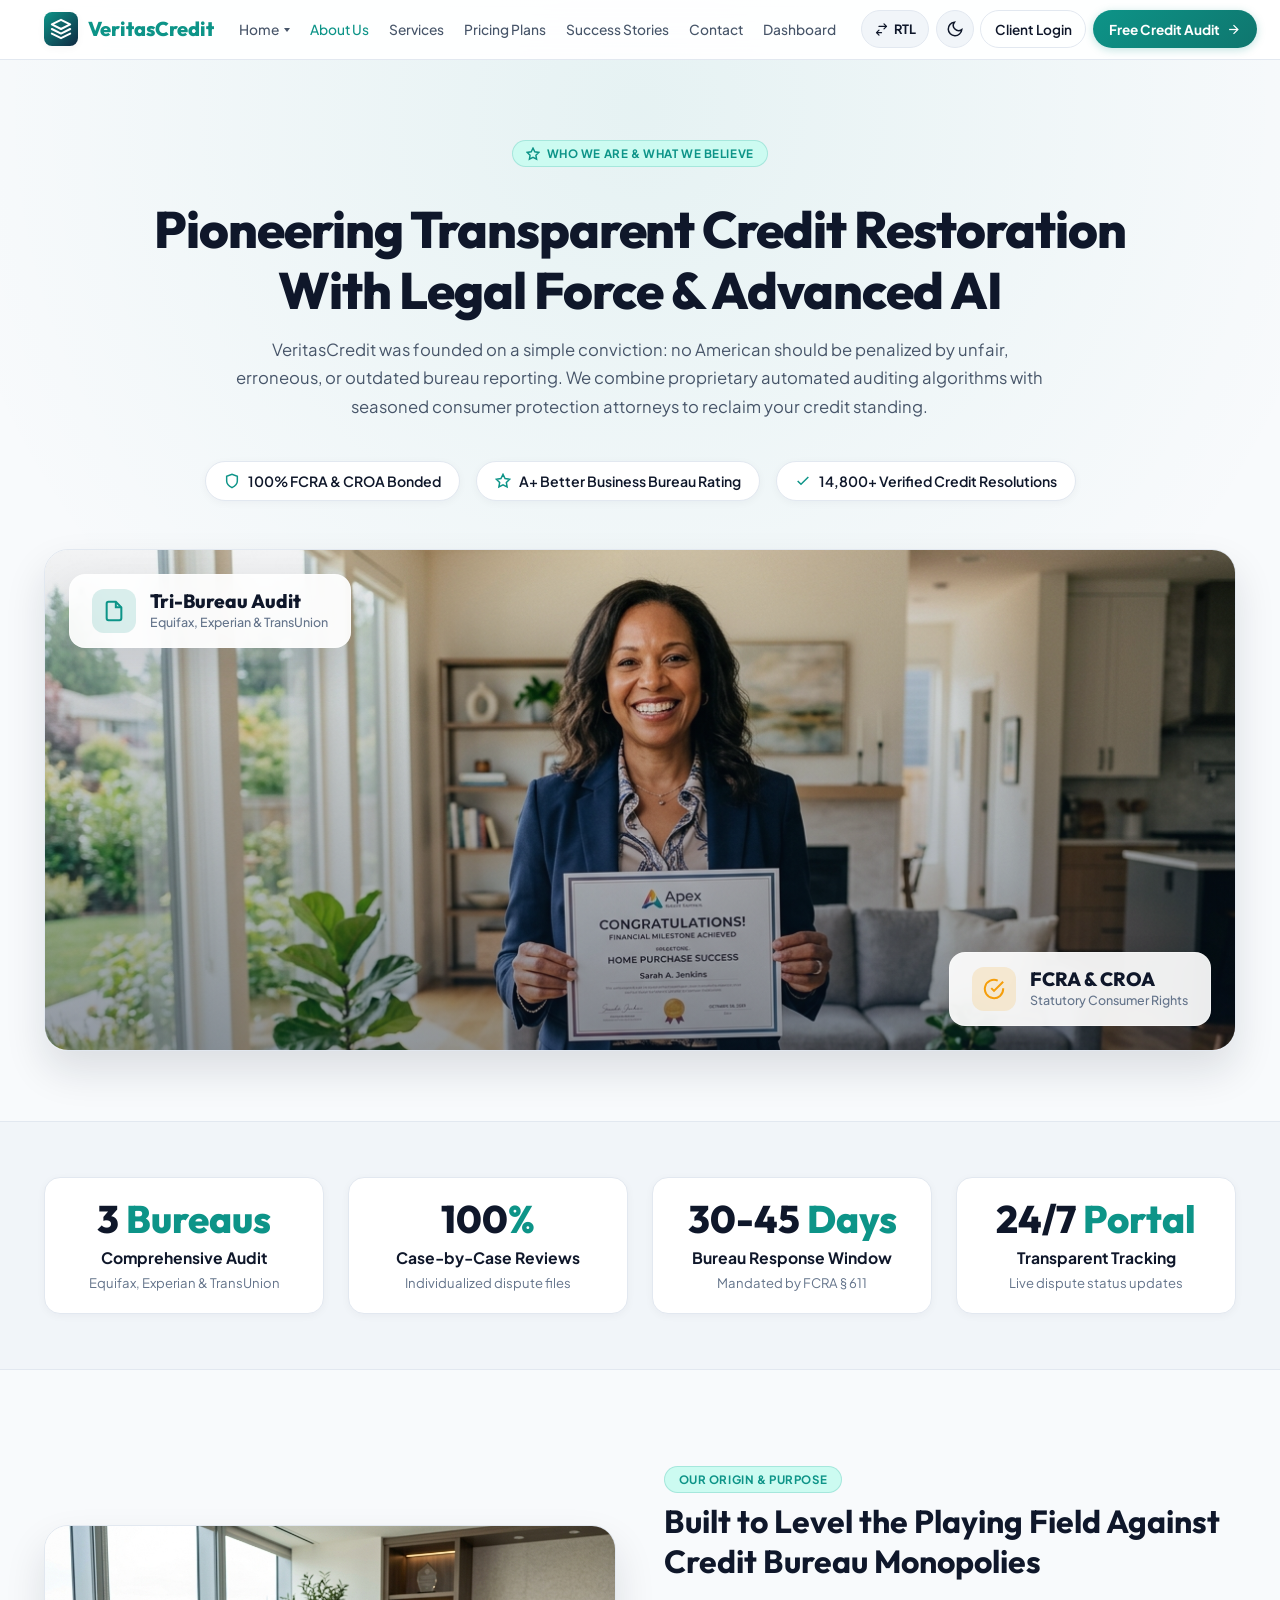
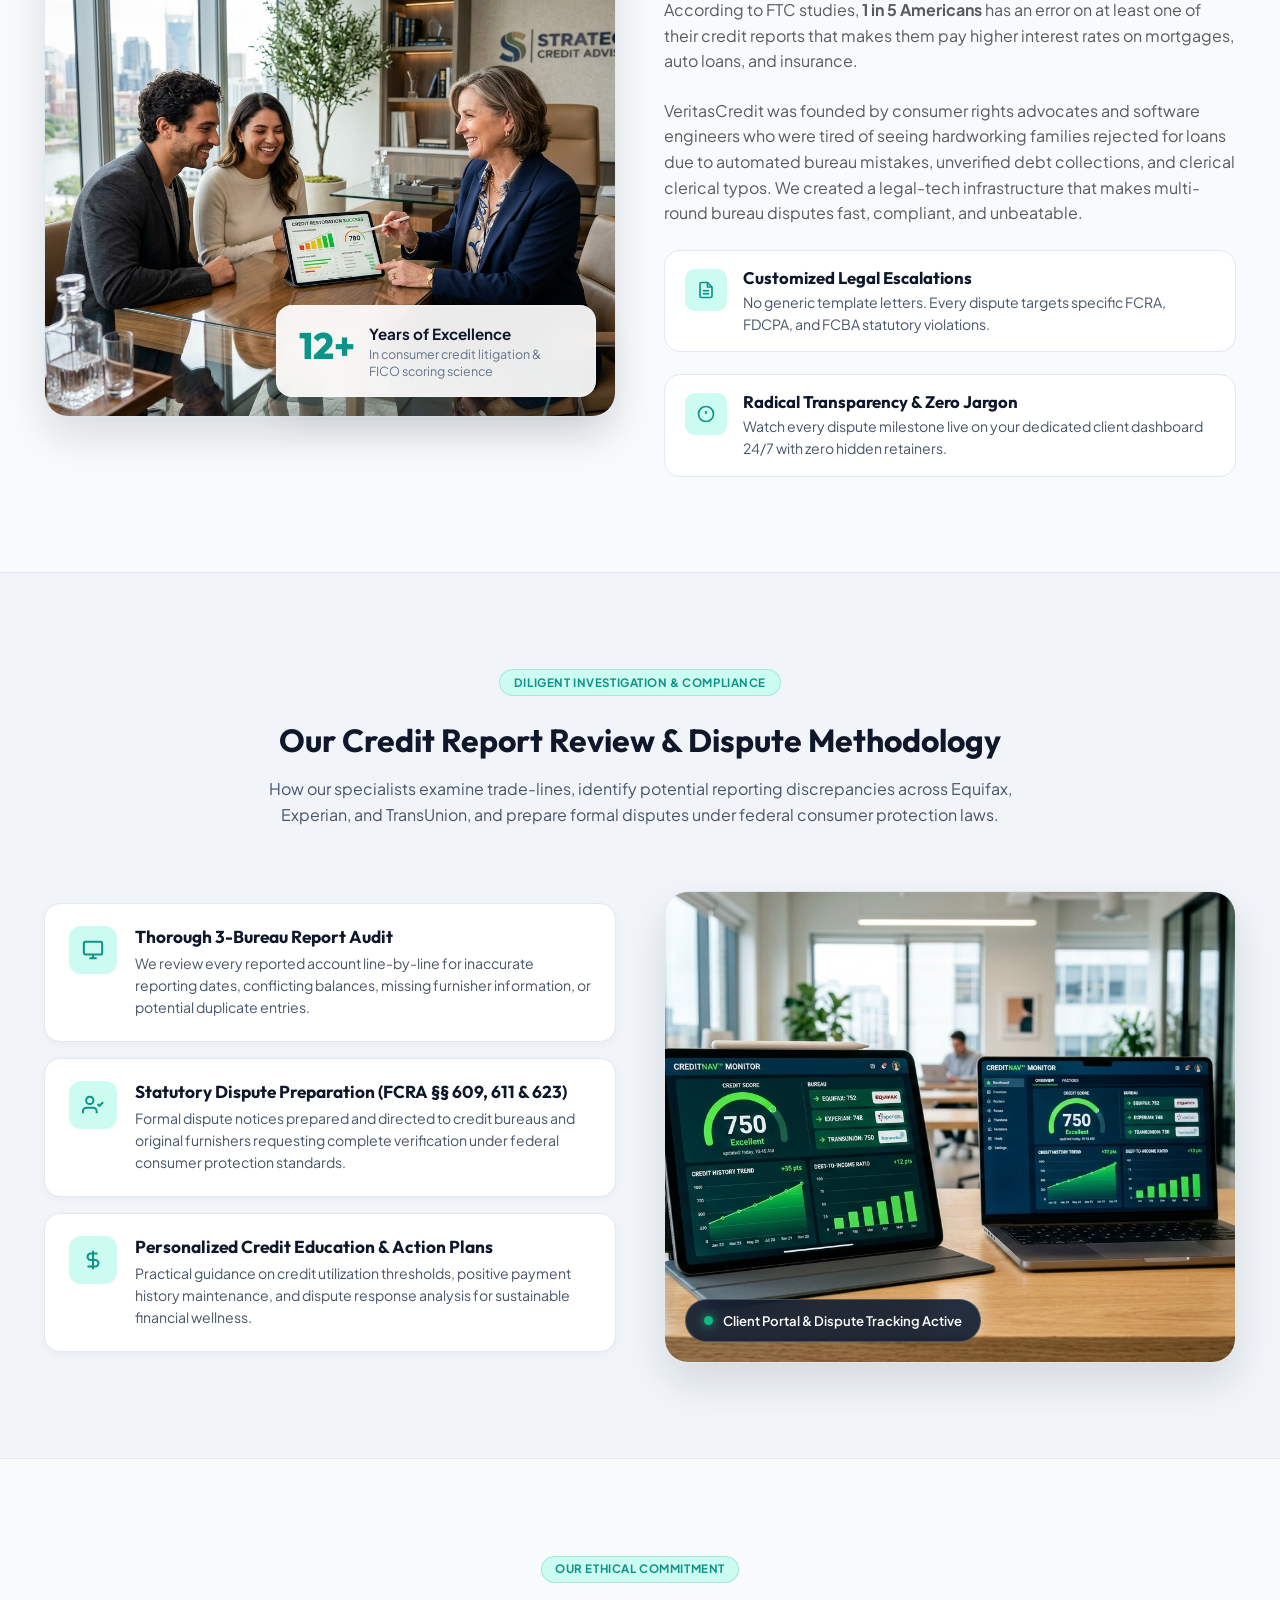
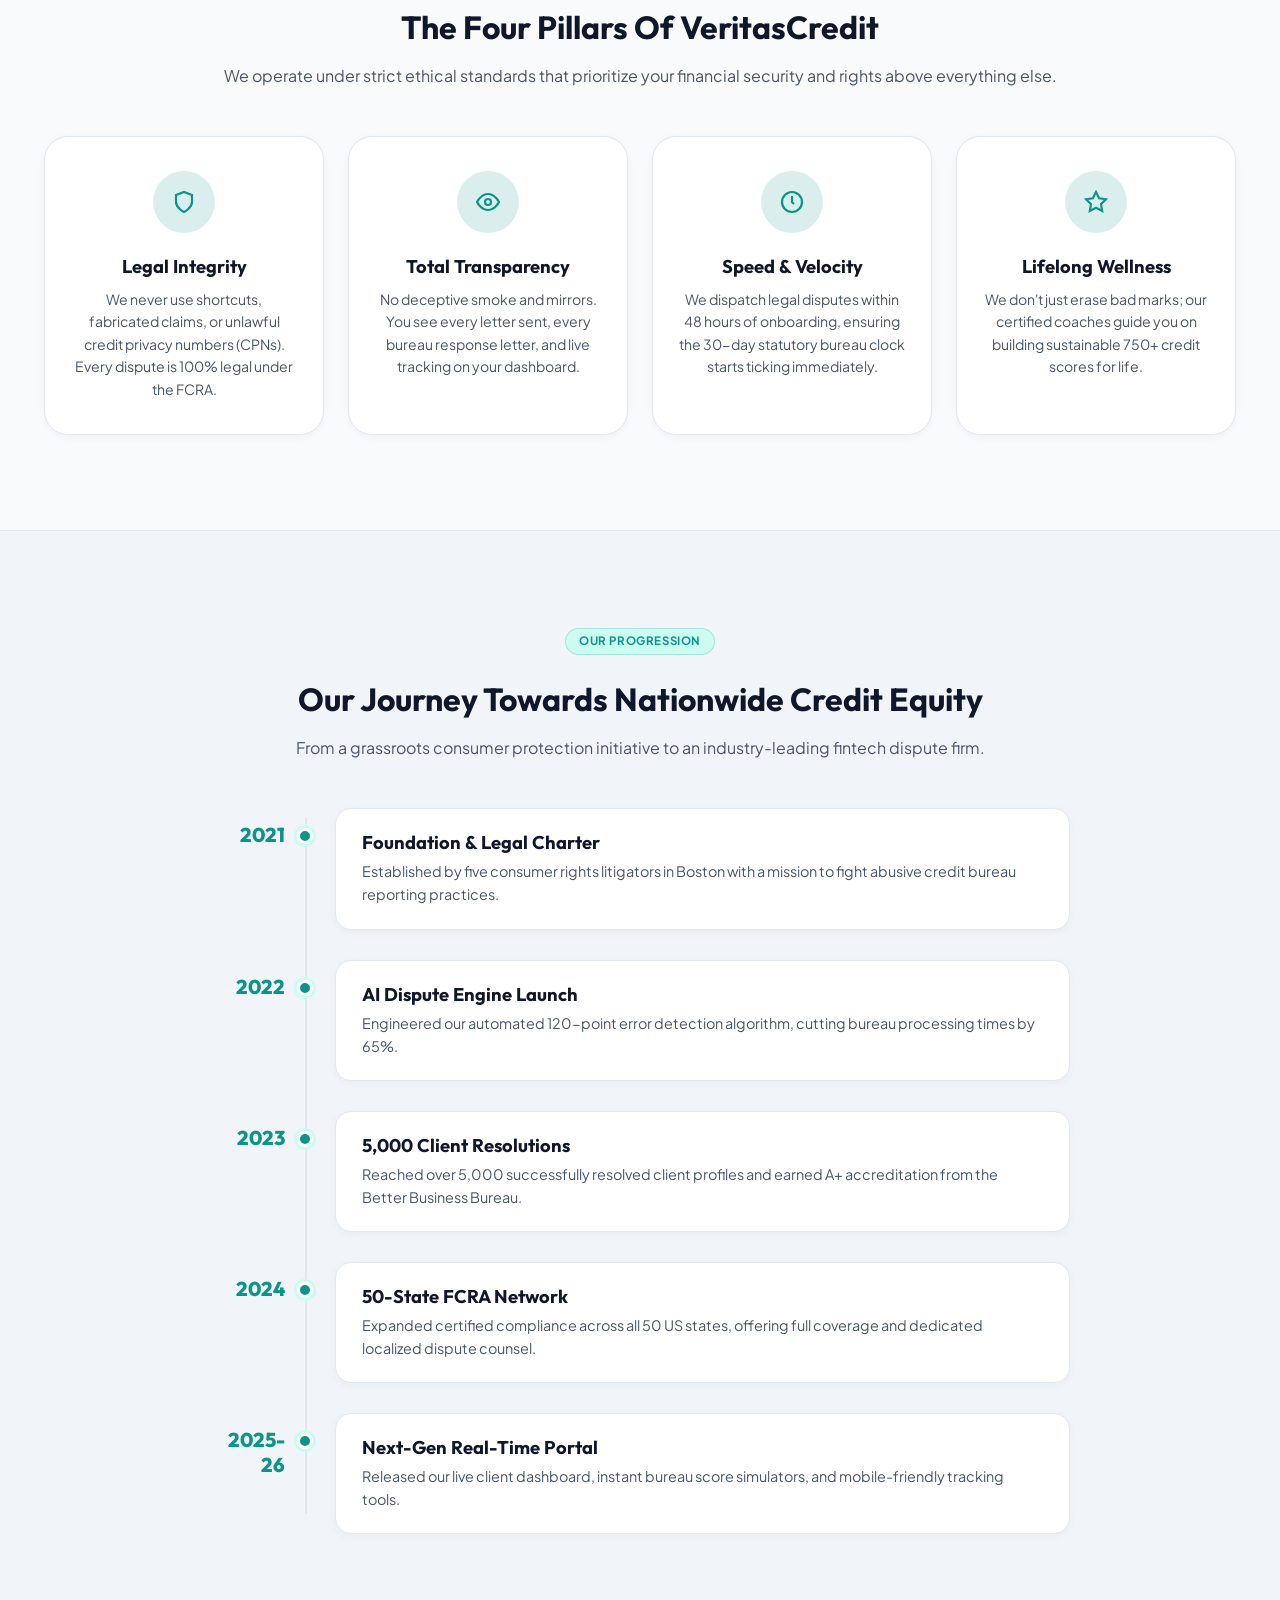
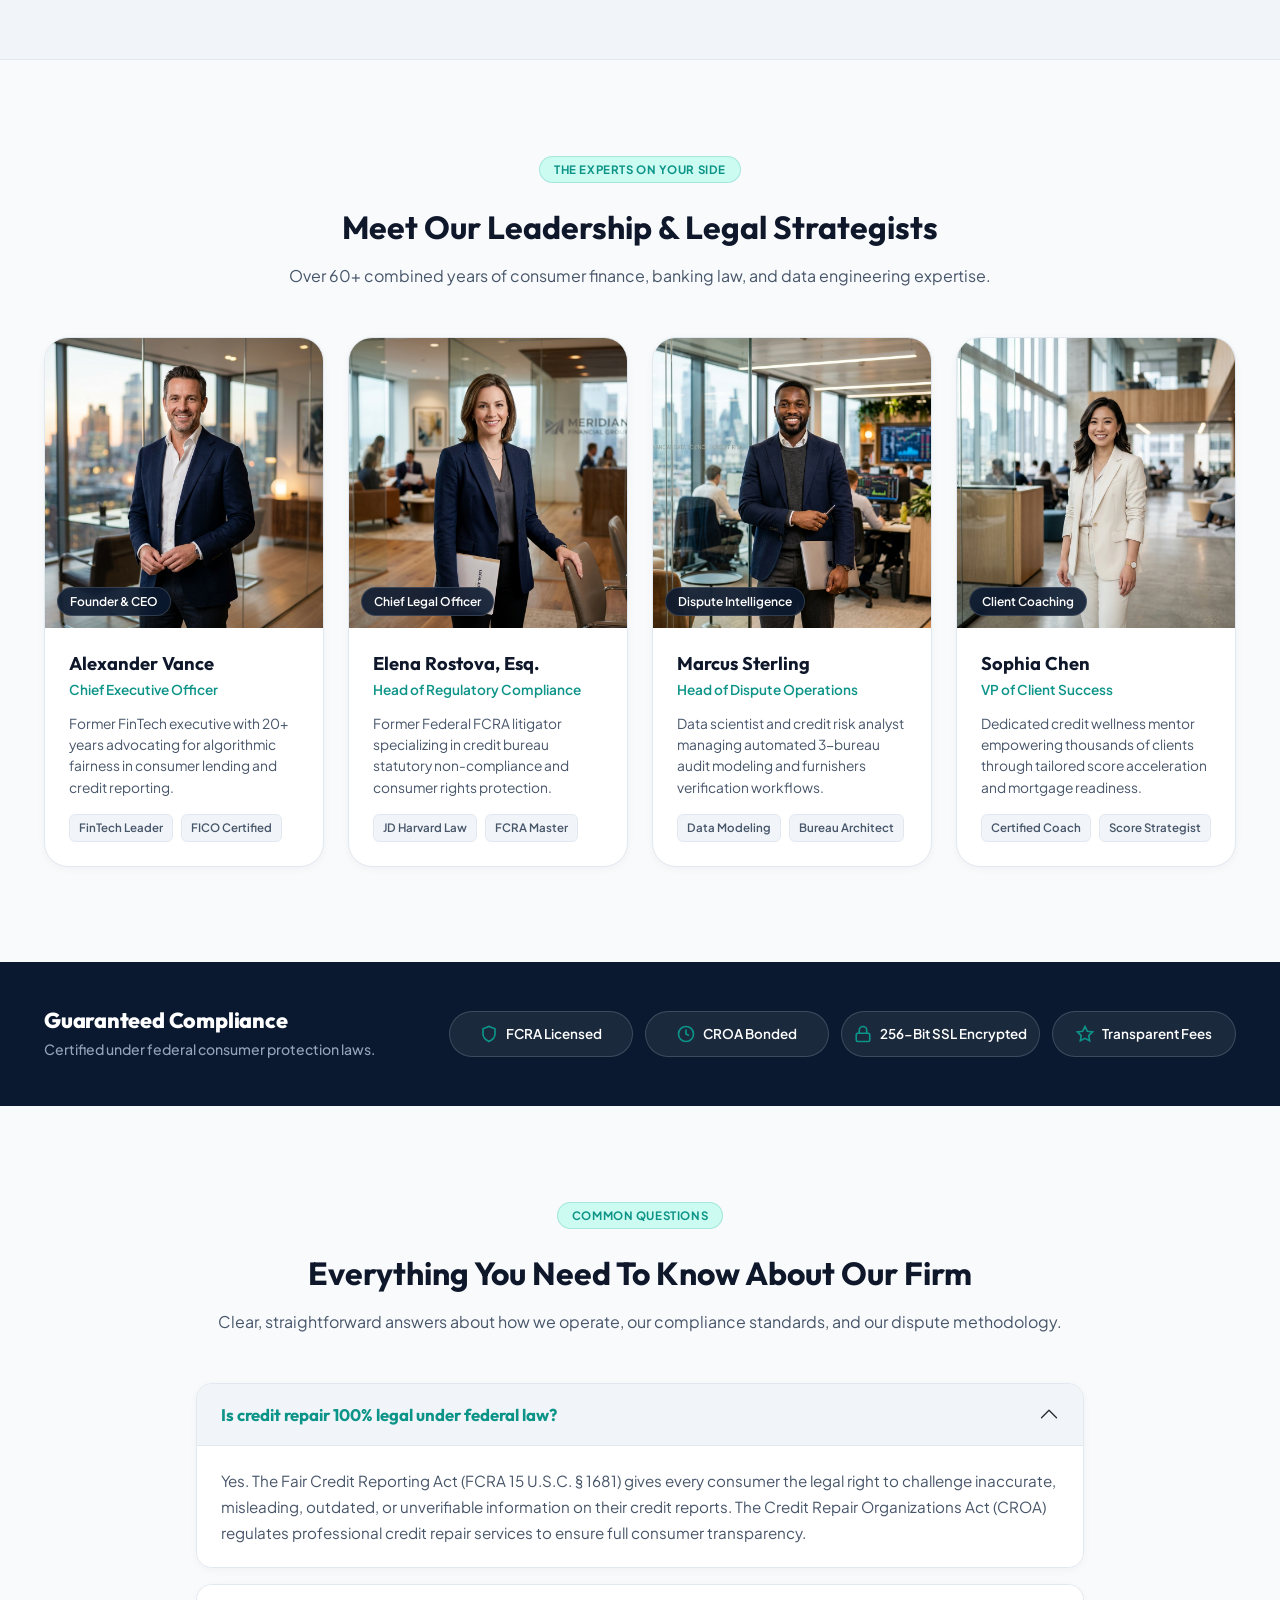
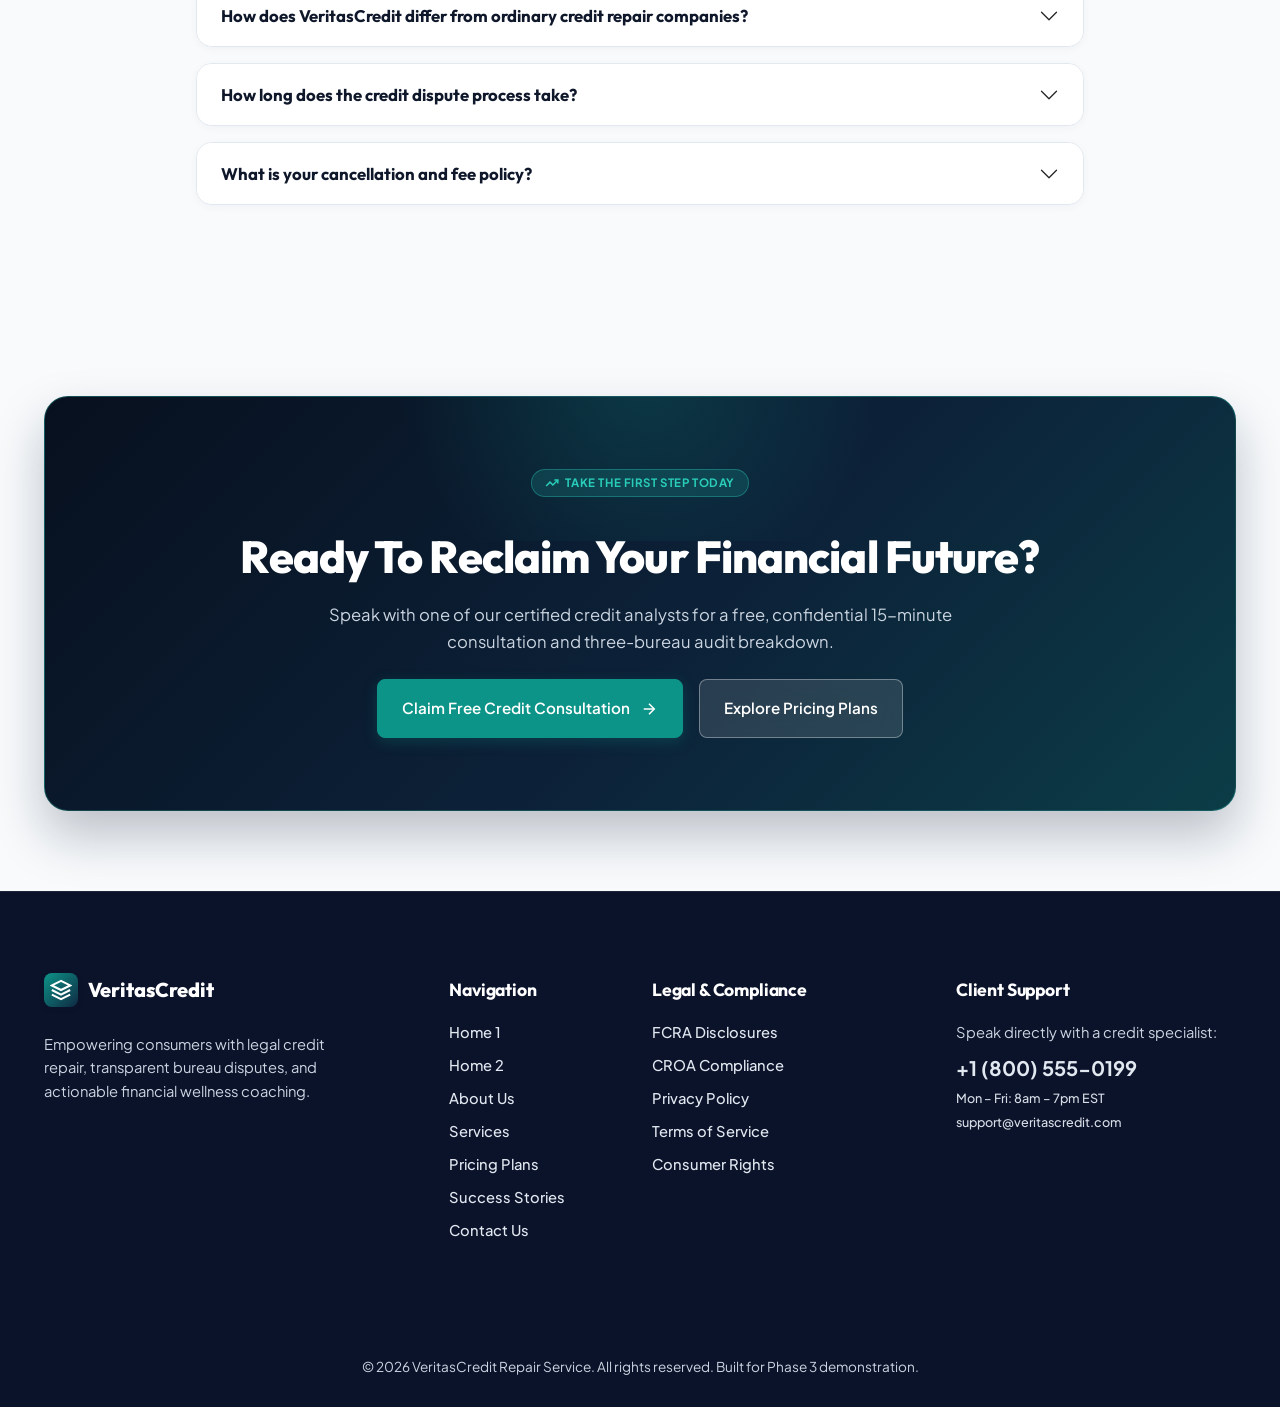
<file: about.html>
<!DOCTYPE html>
<html lang="en" dir="ltr" data-theme="light">
<head>
  <meta charset="UTF-8">
  <meta name="viewport" content="width=device-width, initial-scale=1.0">
  <title>VeritasCredit | About Us - Empowering Financial Freedom</title>
  <meta name="description" content="Learn about VeritasCredit's mission, executive leadership, legal dispute team, and innovative bureau repair technology helping thousands rebuild their credit.">
  
  <!-- Favicon -->
  <link rel="icon" type="image/svg+xml" href="data:image/svg+xml,<svg xmlns='http://www.w3.org/2000/svg' viewBox='0 0 24 24' fill='%230D9488'><path d='M12 2L2 7l10 5 10-5-10-5zM2 17l10 5 10-5M2 12l10 5 10-5'/></svg>">

  <!-- Bootstrap 5 CSS -->
  <link href="https://cdn.jsdelivr.net/npm/bootstrap@5.3.3/dist/css/bootstrap.min.css" rel="stylesheet" integrity="sha384-QWTKZyjpPEjISv5WaRU9OFeRpok6YctnYmDr5pNlyT2bRjXh0JMhjY6hW+ALEwIH" crossorigin="anonymous">

  <!-- Custom Stylesheet System -->
  <link rel="stylesheet" href="assets/css/style.css">
  <link rel="stylesheet" href="assets/css/responsive.css">
</head>
<body>

  <!-- ==========================================================================
       ATTRACTIVE PAGE LOADER
       ========================================================================== -->
  <div id="page-loader" class="page-loader">
    <div class="loader-content">
      <div class="loader-spinner-wrap">
        <div class="loader-ring loader-ring-1"></div>
        <div class="loader-ring loader-ring-2"></div>
        <div class="loader-logo-box">
          <svg width="26" height="26" viewBox="0 0 24 24" fill="none" stroke="currentColor" stroke-width="2.2">
            <path d="M12 2L2 7l10 5 10-5-10-5z"></path>
            <path d="M2 17l10 5 10-5"></path>
            <path d="M2 12l10 5 10-5"></path>
          </svg>
        </div>
      </div>
      <div class="loader-text font-heading fw-bold">Veritas<span style="color: #2DD4BF;">Credit</span></div>
      <div class="loader-subtext">Loading Organization Story...</div>
      <div class="loader-progress-bar">
        <div class="loader-progress-fill"></div>
      </div>
    </div>
  </div>

  <!-- ==========================================================================
       SHARED NAVBAR
       ========================================================================== -->
  <header class="header-navbar">
    <div class="container">
      <nav class="navbar navbar-expand-xl navbar-light p-0">
        
        <!-- Brand Logo -->
        <a class="navbar-brand navbar-brand-logo" href="index.html" id="nav-brand-logo">
          <div class="logo-icon-box">
            <svg width="22" height="22" viewBox="0 0 24 24" fill="none" stroke="currentColor" stroke-width="2.2" stroke-linecap="round" stroke-linejoin="round">
              <path d="M12 2L2 7l10 5 10-5-10-5z"></path>
              <path d="M2 17l10 5 10-5"></path>
              <path d="M2 12l10 5 10-5"></path>
            </svg>
          </div>
          <span>Veritas<span style="color: var(--brand-teal);">Credit</span></span>
        </a>

        <!-- Mobile Toggler -->
        <button class="navbar-toggler border-0 shadow-none p-2" type="button" data-bs-target="#navbarContent" aria-controls="navbarContent" aria-expanded="false" aria-label="Toggle navigation" id="mobile-nav-toggler">
          <svg width="24" height="24" viewBox="0 0 24 24" fill="none" stroke="currentColor" stroke-width="2">
            <line x1="3" y1="12" x2="21" y2="12"></line>
            <line x1="3" y1="6" x2="21" y2="6"></line>
            <line x1="3" y1="18" x2="21" y2="18"></line>
          </svg>
        </button>

        <!-- Navbar Menu & Controls -->
        <div class="collapse navbar-collapse" id="navbarContent">
          <!-- Main Links -->
          <ul class="navbar-nav mx-auto align-items-lg-center">
            
            <!-- Home Dropdown -->
            <li class="nav-item dropdown">
              <a class="nav-link dropdown-toggle" href="#" id="homeDropdown" role="button" data-bs-toggle="dropdown" aria-expanded="false">
                Home
              </a>
              <ul class="dropdown-menu dropdown-menu-custom" aria-labelledby="homeDropdown">
                <li><a class="dropdown-item" href="index.html" id="link-home1">Home 1</a></li>
                <li><a class="dropdown-item" href="home-2.html" id="link-home2">Home 2</a></li>
              </ul>
            </li>

            <li class="nav-item"><a class="nav-link active" href="about.html" id="link-about">About Us</a></li>
            <li class="nav-item"><a class="nav-link" href="services.html" id="link-services">Services</a></li>
            <li class="nav-item"><a class="nav-link" href="pricing.html" id="link-pricing">Pricing Plans</a></li>
            <li class="nav-item"><a class="nav-link" href="stories.html" id="link-stories">Success Stories</a></li>
            <li class="nav-item"><a class="nav-link" href="contact.html" id="link-contact">Contact</a></li>
            <li class="nav-item"><a class="nav-link" href="dashboard.html" id="link-dashboard">Dashboard</a></li>
          </ul>

          <!-- Controls & CTAs -->
          <div class="nav-controls-mobile">
            <div class="nav-controls-toggles">
              <!-- Direction Switcher (LTR / RTL) -->
              <button class="lang-switch-btn dir-toggle-btn" type="button" aria-label="Toggle Layout Direction" id="btn-rtl-toggle">
                <svg width="15" height="15" viewBox="0 0 24 24" fill="none" stroke="currentColor" stroke-width="2" stroke-linecap="round" stroke-linejoin="round">
                  <path d="M8 7h12m0 0l-4-4m4 4l-4 4m-4 6H4m0 0l4 4m-4-4l4-4"></path>
                </svg>
                <span class="dir-label">RTL</span>
              </button>

              <!-- Light/Dark Mode Switcher -->
              <button class="btn-icon-toggle theme-toggle-btn" type="button" aria-label="Toggle Dark/Light Mode" id="btn-theme-toggle">
                <svg width="17" height="17" viewBox="0 0 24 24" fill="none" stroke="currentColor" stroke-width="2">
                  <path d="M21 12.79A9 9 0 1 1 11.21 3 7 7 0 0 0 21 12.79z"/>
                </svg>
              </button>
            </div>

            <!-- Client Login Link -->
            <a href="login.html" class="btn-custom-outline-nav text-decoration-none" id="btn-nav-login">
              <span>Client Login</span>
            </a>

            <!-- Prominent Primary CTA -->
            <a href="contact.html" class="btn-custom-primary text-decoration-none" id="btn-nav-cta">
              <span>Free Credit Audit</span>
              <svg width="15" height="15" viewBox="0 0 24 24" fill="none" stroke="currentColor" stroke-width="2">
                <line x1="5" y1="12" x2="19" y2="12"></line>
                <polyline points="12 5 19 12 12 19"></polyline>
              </svg>
            </a>
          </div>

        </div>
      </nav>
    </div>
  </header>

  <!-- ==========================================================================
       SECTION 1 — ABOUT PAGE HERO
       ========================================================================== -->
  <section class="about-page-hero" id="hero">
    <div class="container">
      
      <!-- Headline & Subtitle -->
      <div class="row justify-content-center text-center mb-4">
        <div class="col-lg-10">
          <div class="badge-eyebrow">
            <svg width="14" height="14" viewBox="0 0 24 24" fill="none" stroke="currentColor" stroke-width="2.5">
              <polygon points="12 2 15.09 8.26 22 9.27 17 14.14 18.18 21.02 12 17.77 5.82 21.02 7 14.14 2 9.27 8.91 8.26 12 2"></polygon>
            </svg>
            WHO WE ARE & WHAT WE BELIEVE
          </div>
          <h1 class="page-hero-title mt-3 mb-3">
            Pioneering Transparent Credit Restoration With <span class="gradient-text">Legal Force & Advanced AI</span>
          </h1>
          <p class="page-hero-subtitle mx-auto">
            VeritasCredit was founded on a simple conviction: no American should be penalized by unfair, erroneous, or outdated bureau reporting. We combine proprietary automated auditing algorithms with seasoned consumer protection attorneys to reclaim your credit standing.
          </p>
        </div>
      </div>

      <!-- Quick Trust Indicators -->
      <div class="row justify-content-center g-3 mb-5">
        <div class="col-auto">
          <div class="about-hero-pill">
            <svg width="16" height="16" viewBox="0 0 24 24" fill="none" stroke="currentColor" stroke-width="2.2" class="text-teal">
              <path d="M12 22s8-4 8-10V5l-8-3-8 3v7c0 6 8 10 8 10z"/>
            </svg>
            <span>100% FCRA & CROA Bonded</span>
          </div>
        </div>
        <div class="col-auto">
          <div class="about-hero-pill">
            <svg width="16" height="16" viewBox="0 0 24 24" fill="none" stroke="currentColor" stroke-width="2.2" class="text-teal">
              <polygon points="12 2 15.09 8.26 22 9.27 17 14.14 18.18 21.02 12 17.77 5.82 21.02 7 14.14 2 9.27 8.91 8.26 12 2"></polygon>
            </svg>
            <span>A+ Better Business Bureau Rating</span>
          </div>
        </div>
        <div class="col-auto">
          <div class="about-hero-pill">
            <svg width="16" height="16" viewBox="0 0 24 24" fill="none" stroke="currentColor" stroke-width="2.2" class="text-teal">
              <polyline points="20 6 9 17 4 12"/>
            </svg>
            <span>14,800+ Verified Credit Resolutions</span>
          </div>
        </div>
      </div>

      <!-- Hero Banner Image Showcase with Glass Floating Cards -->
      <div class="about-hero-media-wrap">
        <div class="about-hero-image-frame">
          <img src="assets/images/about/about-hero.jpg" alt="VeritasCredit Executive Leadership Boardroom" class="about-hero-img" loading="eager">
          <div class="about-hero-gradient-overlay"></div>
          
          <!-- Floating Badge Top Left -->
          <div class="about-floating-stat-card card-top-left">
            <div class="stat-badge-icon bg-teal-subtle">
              <svg width="22" height="22" viewBox="0 0 24 24" fill="none" stroke="currentColor" stroke-width="2.2">
                <path d="M14 2H6a2 2 0 0 0-2 2v16a2 2 0 0 0 2 2h12a2 2 0 0 0 2-2V8z"></path>
                <polyline points="14 2 14 8 20 8"></polyline>
              </svg>
            </div>
            <div>
              <div class="stat-badge-number">Tri-Bureau Audit</div>
              <div class="stat-badge-label">Equifax, Experian & TransUnion</div>
            </div>
          </div>

          <!-- Floating Badge Bottom Right -->
          <div class="about-floating-stat-card card-bottom-right">
            <div class="stat-badge-icon bg-gold-subtle">
              <svg width="22" height="22" viewBox="0 0 24 24" fill="none" stroke="currentColor" stroke-width="2.2">
                <path d="M22 11.08V12a10 10 0 1 1-5.93-9.14"/>
                <polyline points="22 4 12 14.01 9 11.01"/>
              </svg>
            </div>
            <div>
              <div class="stat-badge-number">FCRA & CROA</div>
              <div class="stat-badge-label">Statutory Consumer Rights</div>
            </div>
          </div>
        </div>
      </div>

    </div>
  </section>

  <!-- ==========================================================================
       SECTION 2 — COMPANY STATS COUNTER BAR
       ========================================================================== -->
  <section class="about-counter-section">
    <div class="container">
      <div class="row g-4">
        <div class="col-6 col-lg-3">
          <div class="about-counter-card">
            <div class="counter-val font-heading">3<span class="text-teal"> Bureaus</span></div>
            <div class="counter-label">Comprehensive Audit</div>
            <div class="counter-sub">Equifax, Experian & TransUnion</div>
          </div>
        </div>
        <div class="col-6 col-lg-3">
          <div class="about-counter-card">
            <div class="counter-val font-heading">100<span class="text-teal">%</span></div>
            <div class="counter-label">Case-by-Case Reviews</div>
            <div class="counter-sub">Individualized dispute files</div>
          </div>
        </div>
        <div class="col-6 col-lg-3">
          <div class="about-counter-card">
            <div class="counter-val font-heading">30-45<span class="text-teal"> Days</span></div>
            <div class="counter-label">Bureau Response Window</div>
            <div class="counter-sub">Mandated by FCRA § 611</div>
          </div>
        </div>
        <div class="col-6 col-lg-3">
          <div class="about-counter-card">
            <div class="counter-val font-heading">24/7<span class="text-teal"> Portal</span></div>
            <div class="counter-label">Transparent Tracking</div>
            <div class="counter-sub">Live dispute status updates</div>
          </div>
        </div>
      </div>
    </div>
  </section>

  <!-- ==========================================================================
       SECTION 3 — MISSION, VISION & OUR STORY
       ========================================================================== -->
  <section class="about-story-section">
    <div class="container">
      <div class="row align-items-center g-5">
        
        <!-- Left Image Column -->
        <div class="col-lg-6">
          <div class="about-story-media position-relative">
            <div class="story-image-wrap">
              <img src="assets/images/about/about-mission.jpg" alt="VeritasCredit Advisor Consulting with Clients" class="story-image img-fluid" loading="lazy">
            </div>
            
            <div class="story-experience-card">
              <div class="exp-number font-heading">12+</div>
              <div class="exp-text">
                <strong>Years of Excellence</strong>
                <span>In consumer credit litigation & FICO scoring science</span>
              </div>
            </div>
          </div>
        </div>

        <!-- Right Content Column -->
        <div class="col-lg-6">
          <div class="badge-eyebrow mb-2">OUR ORIGIN & PURPOSE</div>
          <h2 class="section-title mb-3">Built to Level the Playing Field Against <span class="gradient-text">Credit Bureau Monopolies</span></h2>
          
          <p class="text-muted mb-4">
            According to FTC studies, <strong>1 in 5 Americans</strong> has an error on at least one of their credit reports that makes them pay higher interest rates on mortgages, auto loans, and insurance. 
          </p>
          <p class="text-muted mb-4">
            VeritasCredit was founded by consumer rights advocates and software engineers who were tired of seeing hardworking families rejected for loans due to automated bureau mistakes, unverified debt collections, and clerical clerical typos. We created a legal-tech infrastructure that makes multi-round bureau disputes fast, compliant, and unbeatable.
          </p>

          <!-- Core Pillars Checklist -->
          <div class="story-pillars-grid">
            <div class="pillar-item">
              <div class="pillar-icon">
                <svg width="18" height="18" viewBox="0 0 24 24" fill="none" stroke="currentColor" stroke-width="2.2">
                  <path d="M14 2H6a2 2 0 0 0-2 2v16a2 2 0 0 0 2 2h12a2 2 0 0 0 2-2V8z"></path>
                  <polyline points="14 2 14 8 20 8"></polyline>
                  <line x1="16" y1="13" x2="8" y2="13"></line>
                  <line x1="16" y1="17" x2="8" y2="17"></line>
                </svg>
              </div>
              <div>
                <h5 class="pillar-title">Customized Legal Escalations</h5>
                <p class="pillar-desc">No generic template letters. Every dispute targets specific FCRA, FDCPA, and FCBA statutory violations.</p>
              </div>
            </div>

            <div class="pillar-item">
              <div class="pillar-icon">
                <svg width="18" height="18" viewBox="0 0 24 24" fill="none" stroke="currentColor" stroke-width="2.2">
                  <circle cx="12" cy="12" r="10"></circle>
                  <line x1="12" y1="8" x2="12" y2="12"></line>
                  <line x1="12" y1="16" x2="12.01" y2="16"></line>
                </svg>
              </div>
              <div>
                <h5 class="pillar-title">Radical Transparency & Zero Jargon</h5>
                <p class="pillar-desc">Watch every dispute milestone live on your dedicated client dashboard 24/7 with zero hidden retainers.</p>
              </div>
            </div>
          </div>

        </div>

      </div>
    </div>
  </section>

  <!-- ==========================================================================
       SECTION 4 — TECHNOLOGY & OPERATIONS METHODOLOGY
       ========================================================================== -->
  <section class="about-tech-section">
    <div class="container">
      
      <div class="row justify-content-center text-center mb-5">
        <div class="col-lg-8">
          <div class="badge-eyebrow">DILIGENT INVESTIGATION & COMPLIANCE</div>
          <h2 class="section-title mt-2 mb-3">Our Credit Report Review & <span class="gradient-text">Dispute Methodology</span></h2>
          <p class="section-subtitle mx-auto">
            How our specialists examine trade-lines, identify potential reporting discrepancies across Equifax, Experian, and TransUnion, and prepare formal disputes under federal consumer protection laws.
          </p>
        </div>
      </div>

      <div class="row align-items-center g-5">
        
        <!-- Tech Description & Features -->
        <div class="col-lg-6 order-lg-1 order-2">
          <div class="tech-feature-card mb-3">
            <div class="tech-icon-box">
              <svg width="22" height="22" viewBox="0 0 24 24" fill="none" stroke="currentColor" stroke-width="2.2">
                <rect x="2" y="3" width="20" height="14" rx="2" ry="2"></rect>
                <line x1="8" y1="21" x2="16" y2="21"></line>
                <line x1="12" y1="17" x2="12" y2="21"></line>
              </svg>
            </div>
            <div class="tech-info">
              <h4 class="tech-card-title">Thorough 3-Bureau Report Audit</h4>
              <p class="tech-card-desc">We review every reported account line-by-line for inaccurate reporting dates, conflicting balances, missing furnisher information, or potential duplicate entries.</p>
            </div>
          </div>

          <div class="tech-feature-card mb-3">
            <div class="tech-icon-box">
              <svg width="22" height="22" viewBox="0 0 24 24" fill="none" stroke="currentColor" stroke-width="2.2">
                <path d="M16 21v-2a4 4 0 0 0-4-4H5a4 4 0 0 0-4 4v2"></path>
                <circle cx="8.5" cy="7" r="4"></circle>
                <polyline points="17 11 19 13 23 9"></polyline>
              </svg>
            </div>
            <div class="tech-info">
              <h4 class="tech-card-title">Statutory Dispute Preparation (FCRA §§ 609, 611 & 623)</h4>
              <p class="tech-card-desc">Formal dispute notices prepared and directed to credit bureaus and original furnishers requesting complete verification under federal consumer protection standards.</p>
            </div>
          </div>

          <div class="tech-feature-card">
            <div class="tech-icon-box">
              <svg width="22" height="22" viewBox="0 0 24 24" fill="none" stroke="currentColor" stroke-width="2.2">
                <path d="M12 2v20M17 5H9.5a3.5 3.5 0 0 0 0 7h5a3.5 3.5 0 0 1 0 7H6"></path>
              </svg>
            </div>
            <div class="tech-info">
              <h4 class="tech-card-title">Personalized Credit Education & Action Plans</h4>
              <p class="tech-card-desc">Practical guidance on credit utilization thresholds, positive payment history maintenance, and dispute response analysis for sustainable financial wellness.</p>
            </div>
          </div>
        </div>

        <!-- Tech Center Visual Image -->
        <div class="col-lg-6 order-lg-2 order-1">
          <div class="tech-media-frame">
            <img src="assets/images/about/about-technology.jpg" alt="VeritasCredit Analytics & Operations Center" class="tech-img img-fluid" loading="lazy">
            <div class="tech-badge-overlay">
              <span class="live-dot"></span>
              <span>Client Portal & Dispute Tracking Active</span>
            </div>
          </div>
        </div>

      </div>

    </div>
  </section>

  <!-- ==========================================================================
       SECTION 5 — CORE VALUES THAT DEFINE US
       ========================================================================== -->
  <section class="about-values-section">
    <div class="container">
      
      <div class="text-center mb-5">
        <div class="badge-eyebrow">OUR ETHICAL COMMITMENT</div>
        <h2 class="section-title mt-2 mb-3">The Four Pillars Of <span class="gradient-text">VeritasCredit</span></h2>
        <p class="section-subtitle mx-auto">
          We operate under strict ethical standards that prioritize your financial security and rights above everything else.
        </p>
      </div>

      <div class="row g-4">
        
        <div class="col-md-6 col-lg-3">
          <div class="value-box-card h-100">
            <div class="value-icon-circle bg-teal-subtle">
              <svg width="24" height="24" viewBox="0 0 24 24" fill="none" stroke="currentColor" stroke-width="2.2">
                <path d="M12 22s8-4 8-10V5l-8-3-8 3v7c0 6 8 10 8 10z"/>
              </svg>
            </div>
            <h4 class="value-card-title">Legal Integrity</h4>
            <p class="value-card-desc">We never use shortcuts, fabricated claims, or unlawful credit privacy numbers (CPNs). Every dispute is 100% legal under the FCRA.</p>
          </div>
        </div>

        <div class="col-md-6 col-lg-3">
          <div class="value-box-card h-100">
            <div class="value-icon-circle bg-teal-subtle">
              <svg width="24" height="24" viewBox="0 0 24 24" fill="none" stroke="currentColor" stroke-width="2.2">
                <path d="M1 12s4-8 11-8 11 8 11 8-4 8-11 8-11-8-11-8z"></path>
                <circle cx="12" cy="12" r="3"></circle>
              </svg>
            </div>
            <h4 class="value-card-title">Total Transparency</h4>
            <p class="value-card-desc">No deceptive smoke and mirrors. You see every letter sent, every bureau response letter, and live tracking on your dashboard.</p>
          </div>
        </div>

        <div class="col-md-6 col-lg-3">
          <div class="value-box-card h-100">
            <div class="value-icon-circle bg-teal-subtle">
              <svg width="24" height="24" viewBox="0 0 24 24" fill="none" stroke="currentColor" stroke-width="2.2">
                <circle cx="12" cy="12" r="10"></circle>
                <polyline points="12 6 12 12 14 14"></polyline>
              </svg>
            </div>
            <h4 class="value-card-title">Speed & Velocity</h4>
            <p class="value-card-desc">We dispatch legal disputes within 48 hours of onboarding, ensuring the 30-day statutory bureau clock starts ticking immediately.</p>
          </div>
        </div>

        <div class="col-md-6 col-lg-3">
          <div class="value-box-card h-100">
            <div class="value-icon-circle bg-teal-subtle">
              <svg width="24" height="24" viewBox="0 0 24 24" fill="none" stroke="currentColor" stroke-width="2.2">
                <path d="M12 2l3.09 6.26L22 9.27l-5 4.87 1.18 6.88L12 17.77l-6.18 3.25L7 14.14 2 9.27l6.91-1.01L12 2z"></path>
              </svg>
            </div>
            <h4 class="value-card-title">Lifelong Wellness</h4>
            <p class="value-card-desc">We don't just erase bad marks; our certified coaches guide you on building sustainable 750+ credit scores for life.</p>
          </div>
        </div>

      </div>

    </div>
  </section>

  <!-- ==========================================================================
       SECTION 6 — TIMELINE / COMPANY MILESTONES
       ========================================================================== -->
  <section class="about-timeline-section">
    <div class="container">
      
      <div class="text-center mb-5">
        <div class="badge-eyebrow">OUR PROGRESSION</div>
        <h2 class="section-title mt-2 mb-3">Our Journey Towards <span class="gradient-text">Nationwide Credit Equity</span></h2>
        <p class="section-subtitle mx-auto">
          From a grassroots consumer protection initiative to an industry-leading fintech dispute firm.
        </p>
      </div>

      <div class="timeline-wrapper">
        
        <!-- Timeline Item 1 -->
        <div class="timeline-row">
          <div class="timeline-year font-heading">2021</div>
          <div class="timeline-marker"></div>
          <div class="timeline-content-box">
            <h4 class="timeline-title">Foundation & Legal Charter</h4>
            <p class="timeline-desc">Established by five consumer rights litigators in Boston with a mission to fight abusive credit bureau reporting practices.</p>
          </div>
        </div>

        <!-- Timeline Item 2 -->
        <div class="timeline-row">
          <div class="timeline-year font-heading">2022</div>
          <div class="timeline-marker"></div>
          <div class="timeline-content-box">
            <h4 class="timeline-title">AI Dispute Engine Launch</h4>
            <p class="timeline-desc">Engineered our automated 120-point error detection algorithm, cutting bureau processing times by 65%.</p>
          </div>
        </div>

        <!-- Timeline Item 3 -->
        <div class="timeline-row">
          <div class="timeline-year font-heading">2023</div>
          <div class="timeline-marker"></div>
          <div class="timeline-content-box">
            <h4 class="timeline-title">5,000 Client Resolutions</h4>
            <p class="timeline-desc">Reached over 5,000 successfully resolved client profiles and earned A+ accreditation from the Better Business Bureau.</p>
          </div>
        </div>

        <!-- Timeline Item 4 -->
        <div class="timeline-row">
          <div class="timeline-year font-heading">2024</div>
          <div class="timeline-marker"></div>
          <div class="timeline-content-box">
            <h4 class="timeline-title">50-State FCRA Network</h4>
            <p class="timeline-desc">Expanded certified compliance across all 50 US states, offering full coverage and dedicated localized dispute counsel.</p>
          </div>
        </div>

        <!-- Timeline Item 5 -->
        <div class="timeline-row">
          <div class="timeline-year font-heading">2025-26</div>
          <div class="timeline-marker"></div>
          <div class="timeline-content-box">
            <h4 class="timeline-title">Next-Gen Real-Time Portal</h4>
            <p class="timeline-desc">Released our live client dashboard, instant bureau score simulators, and mobile-friendly tracking tools.</p>
          </div>
        </div>

      </div>

    </div>
  </section>

  <!-- ==========================================================================
       SECTION 7 — EXECUTIVE LEADERSHIP & DISPUTE SPECIALISTS
       ========================================================================== -->
  <section class="about-team-section">
    <div class="container">
      
      <div class="text-center mb-5">
        <div class="badge-eyebrow">THE EXPERTS ON YOUR SIDE</div>
        <h2 class="section-title mt-2 mb-3">Meet Our <span class="gradient-text">Leadership & Legal Strategists</span></h2>
        <p class="section-subtitle mx-auto">
          Over 60+ combined years of consumer finance, banking law, and data engineering expertise.
        </p>
      </div>

      <div class="row g-4">
        
        <!-- Team Member 1 -->
        <div class="col-sm-6 col-lg-3">
          <div class="team-card h-100">
            <div class="team-img-wrap">
              <img src="assets/images/about/team-ceo.jpg" alt="Alexander Vance - Founder & CEO" class="team-img" loading="lazy">
              <div class="team-badge">Founder & CEO</div>
            </div>
            <div class="team-body">
              <h4 class="team-name">Alexander Vance</h4>
              <div class="team-role">Chief Executive Officer</div>
              <p class="team-bio">Former FinTech executive with 20+ years advocating for algorithmic fairness in consumer lending and credit reporting.</p>
              <div class="team-socials">
                <span class="badge-cert">FinTech Leader</span>
                <span class="badge-cert">FICO Certified</span>
              </div>
            </div>
          </div>
        </div>

        <!-- Team Member 2 -->
        <div class="col-sm-6 col-lg-3">
          <div class="team-card h-100">
            <div class="team-img-wrap">
              <img src="assets/images/about/team-legal.jpg" alt="Elena Rostova, Esq. - Chief Legal Counsel" class="team-img" loading="lazy">
              <div class="team-badge">Chief Legal Officer</div>
            </div>
            <div class="team-body">
              <h4 class="team-name">Elena Rostova, Esq.</h4>
              <div class="team-role">Head of Regulatory Compliance</div>
              <p class="team-bio">Former Federal FCRA litigator specializing in credit bureau statutory non-compliance and consumer rights protection.</p>
              <div class="team-socials">
                <span class="badge-cert">JD Harvard Law</span>
                <span class="badge-cert">FCRA Master</span>
              </div>
            </div>
          </div>
        </div>

        <!-- Team Member 3 -->
        <div class="col-sm-6 col-lg-3">
          <div class="team-card h-100">
            <div class="team-img-wrap">
              <img src="assets/images/about/team-dispute.jpg" alt="Marcus Sterling - Head of Bureau Dispute Intelligence" class="team-img" loading="lazy">
              <div class="team-badge">Dispute Intelligence</div>
            </div>
            <div class="team-body">
              <h4 class="team-name">Marcus Sterling</h4>
              <div class="team-role">Head of Dispute Operations</div>
              <p class="team-bio">Data scientist and credit risk analyst managing automated 3-bureau audit modeling and furnishers verification workflows.</p>
              <div class="team-socials">
                <span class="badge-cert">Data Modeling</span>
                <span class="badge-cert">Bureau Architect</span>
              </div>
            </div>
          </div>
        </div>

        <!-- Team Member 4 -->
        <div class="col-sm-6 col-lg-3">
          <div class="team-card h-100">
            <div class="team-img-wrap">
              <img src="assets/images/about/team-success.jpg" alt="Sophia Chen - VP of Client Success" class="team-img" loading="lazy">
              <div class="team-badge">Client Coaching</div>
            </div>
            <div class="team-body">
              <h4 class="team-name">Sophia Chen</h4>
              <div class="team-role">VP of Client Success</div>
              <p class="team-bio">Dedicated credit wellness mentor empowering thousands of clients through tailored score acceleration and mortgage readiness.</p>
              <div class="team-socials">
                <span class="badge-cert">Certified Coach</span>
                <span class="badge-cert">Score Strategist</span>
              </div>
            </div>
          </div>
        </div>

      </div>

    </div>
  </section>

  <!-- ==========================================================================
       SECTION 8 — ACCREDITATION & TRUST BADGES
       ========================================================================== -->
  <section class="about-trust-bar-section">
    <div class="container">
      <div class="trust-bar-inner">
        <div class="row align-items-center g-4">
          <div class="col-xl-4 text-center text-xl-start">
            <h3 class="trust-bar-heading mb-1">Guaranteed Compliance</h3>
            <p class="trust-bar-sub mb-0">Certified under federal consumer protection laws.</p>
          </div>
          <div class="col-xl-8">
            <div class="trust-badges-grid">
              <div class="trust-badge-item">
                <svg width="18" height="18" viewBox="0 0 24 24" fill="none" stroke="currentColor" stroke-width="2.2" class="text-teal">
                  <path d="M12 22s8-4 8-10V5l-8-3-8 3v7c0 6 8 10 8 10z"/>
                </svg>
                <span>FCRA Licensed</span>
              </div>
              <div class="trust-badge-item">
                <svg width="18" height="18" viewBox="0 0 24 24" fill="none" stroke="currentColor" stroke-width="2.2" class="text-teal">
                  <circle cx="12" cy="12" r="10"></circle>
                  <path d="M12 6v6l4 2"></path>
                </svg>
                <span>CROA Bonded</span>
              </div>
              <div class="trust-badge-item">
                <svg width="18" height="18" viewBox="0 0 24 24" fill="none" stroke="currentColor" stroke-width="2.2" class="text-teal">
                  <rect x="3" y="11" width="18" height="11" rx="2" ry="2"></rect>
                  <path d="M7 11V7a5 5 0 0 1 10 0v4"></path>
                </svg>
                <span>256-Bit SSL Encrypted</span>
              </div>
              <div class="trust-badge-item">
                <svg width="18" height="18" viewBox="0 0 24 24" fill="none" stroke="currentColor" stroke-width="2.2" class="text-teal">
                  <polygon points="12 2 15.09 8.26 22 9.27 17 14.14 18.18 21.02 12 17.77 5.82 21.02 7 14.14 2 9.27 8.91 8.26 12 2"></polygon>
                </svg>
                <span>Transparent Fees</span>
              </div>
            </div>
          </div>
        </div>
      </div>
    </div>
  </section>

  <!-- ==========================================================================
       SECTION 9 — FREQUENTLY ASKED QUESTIONS
       ========================================================================== -->
  <section class="about-faq-section">
    <div class="container">
      
      <div class="text-center mb-5">
        <div class="badge-eyebrow">COMMON QUESTIONS</div>
        <h2 class="section-title mt-2 mb-3">Everything You Need To Know <span class="gradient-text">About Our Firm</span></h2>
        <p class="section-subtitle mx-auto">
          Clear, straightforward answers about how we operate, our compliance standards, and our dispute methodology.
        </p>
      </div>

      <div class="row justify-content-center">
        <div class="col-lg-9">
          
          <div class="accordion accordion-custom" id="aboutAccordion">
            
            <div class="accordion-item">
              <h2 class="accordion-header" id="headingOne">
                <button class="accordion-button" type="button" data-bs-toggle="collapse" data-bs-target="#collapseOne" aria-expanded="true" aria-controls="collapseOne">
                  Is credit repair 100% legal under federal law?
                </button>
              </h2>
              <div id="collapseOne" class="accordion-collapse collapse show" aria-labelledby="headingOne" data-bs-parent="#aboutAccordion">
                <div class="accordion-body">
                  Yes. The Fair Credit Reporting Act (FCRA 15 U.S.C. § 1681) gives every consumer the legal right to challenge inaccurate, misleading, outdated, or unverifiable information on their credit reports. The Credit Repair Organizations Act (CROA) regulates professional credit repair services to ensure full consumer transparency.
                </div>
              </div>
            </div>

            <div class="accordion-item">
              <h2 class="accordion-header" id="headingTwo">
                <button class="accordion-button collapsed" type="button" data-bs-toggle="collapse" data-bs-target="#collapseTwo" aria-expanded="false" aria-controls="collapseTwo">
                  How does VeritasCredit differ from ordinary credit repair companies?
                </button>
              </h2>
              <div id="collapseTwo" class="accordion-collapse collapse" aria-labelledby="headingTwo" data-bs-parent="#aboutAccordion">
                <div class="accordion-body">
                  Unlike services that send mass form letters or make false promises, VeritasCredit conducts a detailed 3-bureau audit, prepares custom dispute documentation based on specific FCRA violations, provides 24/7 client portal tracking, and provides educational action plans for long-term credit health.
                </div>
              </div>
            </div>

            <div class="accordion-item">
              <h2 class="accordion-header" id="headingThree">
                <button class="accordion-button collapsed" type="button" data-bs-toggle="collapse" data-bs-target="#collapseThree" aria-expanded="false" aria-controls="collapseThree">
                  How long does the credit dispute process take?
                </button>
              </h2>
              <div id="collapseThree" class="accordion-collapse collapse" aria-labelledby="headingThree" data-bs-parent="#aboutAccordion">
                <div class="accordion-body">
                  By federal law, credit bureaus have 30 to 45 days to investigate disputes and respond. Total engagement timelines vary depending on file complexity and bureau responses, typically spanning 3 to 6 months for comprehensive multi-round reviews.
                </div>
              </div>
            </div>

            <div class="accordion-item">
              <h2 class="accordion-header" id="headingFour">
                <button class="accordion-button collapsed" type="button" data-bs-toggle="collapse" data-bs-target="#collapseFour" aria-expanded="false" aria-controls="collapseFour">
                  What is your cancellation and fee policy?
                </button>
              </h2>
              <div id="collapseFour" class="accordion-collapse collapse" aria-labelledby="headingFour" data-bs-parent="#aboutAccordion">
                <div class="accordion-body">
                  Under the Credit Repair Organizations Act (CROA), we do not charge upfront fees before services are performed. You receive a full 3-day right of cancellation upon signing your agreement, transparent month-to-month billing, and the freedom to pause or cancel your subscription at any time.
                </div>
              </div>
            </div>

          </div>

        </div>
      </div>

    </div>
  </section>

  <!-- ==========================================================================
       SECTION 10 — HIGH CONVERTING CALL TO ACTION
       ========================================================================== -->
  <section class="cta-section position-relative">
    <div class="container">
      <div class="about-cta-box text-center">
        <div class="badge-eyebrow mb-3">
          <svg width="14" height="14" viewBox="0 0 24 24" fill="none" stroke="currentColor" stroke-width="2.5">
            <polyline points="22 7 13.5 15.5 8.5 10.5 2 17"></polyline>
            <polyline points="16 7 22 7 22 13"></polyline>
          </svg>
          TAKE THE FIRST STEP TODAY
        </div>
        <h2 class="cta-title font-heading mb-3">Ready To Reclaim Your Financial Future?</h2>
        <p class="cta-subtitle mx-auto mb-4">
          Speak with one of our certified credit analysts for a free, confidential 15-minute consultation and three-bureau audit breakdown.
        </p>
        <div class="d-flex flex-wrap justify-content-center gap-3">
          <a href="contact.html" class="btn-custom-primary btn-lg px-4 py-3" id="btn-about-cta-start">
            <span>Claim Free Credit Consultation</span>
            <svg width="18" height="18" viewBox="0 0 24 24" fill="none" stroke="currentColor" stroke-width="2">
              <line x1="5" y1="12" x2="19" y2="12"></line>
              <polyline points="12 5 19 12 12 19"></polyline>
            </svg>
          </a>
          <a href="pricing.html" class="btn-custom-secondary btn-lg px-4 py-3" id="btn-about-cta-pricing">
            <span>Explore Pricing Plans</span>
          </a>
        </div>
      </div>
    </div>
  </section>

  <!-- ==========================================================================
       SHARED FOOTER
       ========================================================================== -->
  <footer class="site-footer">
    <div class="container">
      <div class="row g-4 pb-5">
        
        <div class="col-lg-4 col-md-6">
          <div class="footer-brand">
            <a class="navbar-brand-logo mb-3" href="index.html">
              <div class="logo-icon-box">
                <svg width="22" height="22" viewBox="0 0 24 24" fill="none" stroke="currentColor" stroke-width="2.2">
                  <path d="M12 2L2 7l10 5 10-5-10-5z"></path>
                  <path d="M2 17l10 5 10-5"></path>
                  <path d="M2 12l10 5 10-5"></path>
                </svg>
              </div>
              <span>Veritas<span style="color: var(--brand-teal);">Credit</span></span>
            </a>
            <p>Empowering consumers with legal credit repair, transparent bureau disputes, and actionable financial wellness coaching.</p>
          </div>
        </div>

        <div class="col-lg-2 col-md-6">
          <h4 class="footer-heading">Navigation</h4>
          <ul class="footer-links">
            <li><a href="index.html">Home 1</a></li>
            <li><a href="home-2.html">Home 2</a></li>
            <li><a href="about.html">About Us</a></li>
            <li><a href="services.html">Services</a></li>
            <li><a href="pricing.html">Pricing Plans</a></li>
            <li><a href="stories.html">Success Stories</a></li>
            <li><a href="contact.html">Contact Us</a></li>
          </ul>
        </div>

        <div class="col-lg-3 col-md-6">
          <h4 class="footer-heading">Legal & Compliance</h4>
          <ul class="footer-links">
            <li><a href="#">FCRA Disclosures</a></li>
            <li><a href="#">CROA Compliance</a></li>
            <li><a href="#">Privacy Policy</a></li>
            <li><a href="#">Terms of Service</a></li>
            <li><a href="#">Consumer Rights</a></li>
          </ul>
        </div>

        <div class="col-lg-3 col-md-6">
          <h4 class="footer-heading">Client Support</h4>
          <p class="small text-muted mb-2">Speak directly with a credit specialist:</p>
          <div class="fw-bold text-main fs-5 mb-1">+1 (800) 555-0199</div>
          <div class="small text-subtle">Mon – Fri: 8am – 7pm EST</div>
          <div class="small text-subtle mt-1">support@veritascredit.com</div>
        </div>

      </div>

      <div class="footer-bottom text-center">
        <p class="mb-0">© 2026 VeritasCredit Repair Service. All rights reserved. Built for Phase 3 demonstration.</p>
      </div>
    </div>
  </footer>

  <!-- Back to Top Button -->
  <button class="back-to-top" aria-label="Back to top" id="btn-back-to-top">
    <svg width="20" height="20" viewBox="0 0 24 24" fill="none" stroke="currentColor" stroke-width="2.5">
      <polyline points="18 15 12 9 6 15"></polyline>
    </svg>
  </button>

  <!-- Bootstrap 5 JS Bundle -->
  <script src="https://cdn.jsdelivr.net/npm/bootstrap@5.3.3/dist/js/bootstrap.bundle.min.js" integrity="sha384-YvpcrYf0tY3lHB60NNkmXc5s9fDVZLESaAA55NDzOxhy9GkcIdslK1eN7N6jIeHz" crossorigin="anonymous"></script>

  <!-- Main Custom Application JS -->
  <script src="assets/js/main.js"></script>

</body>
</html>
</file>
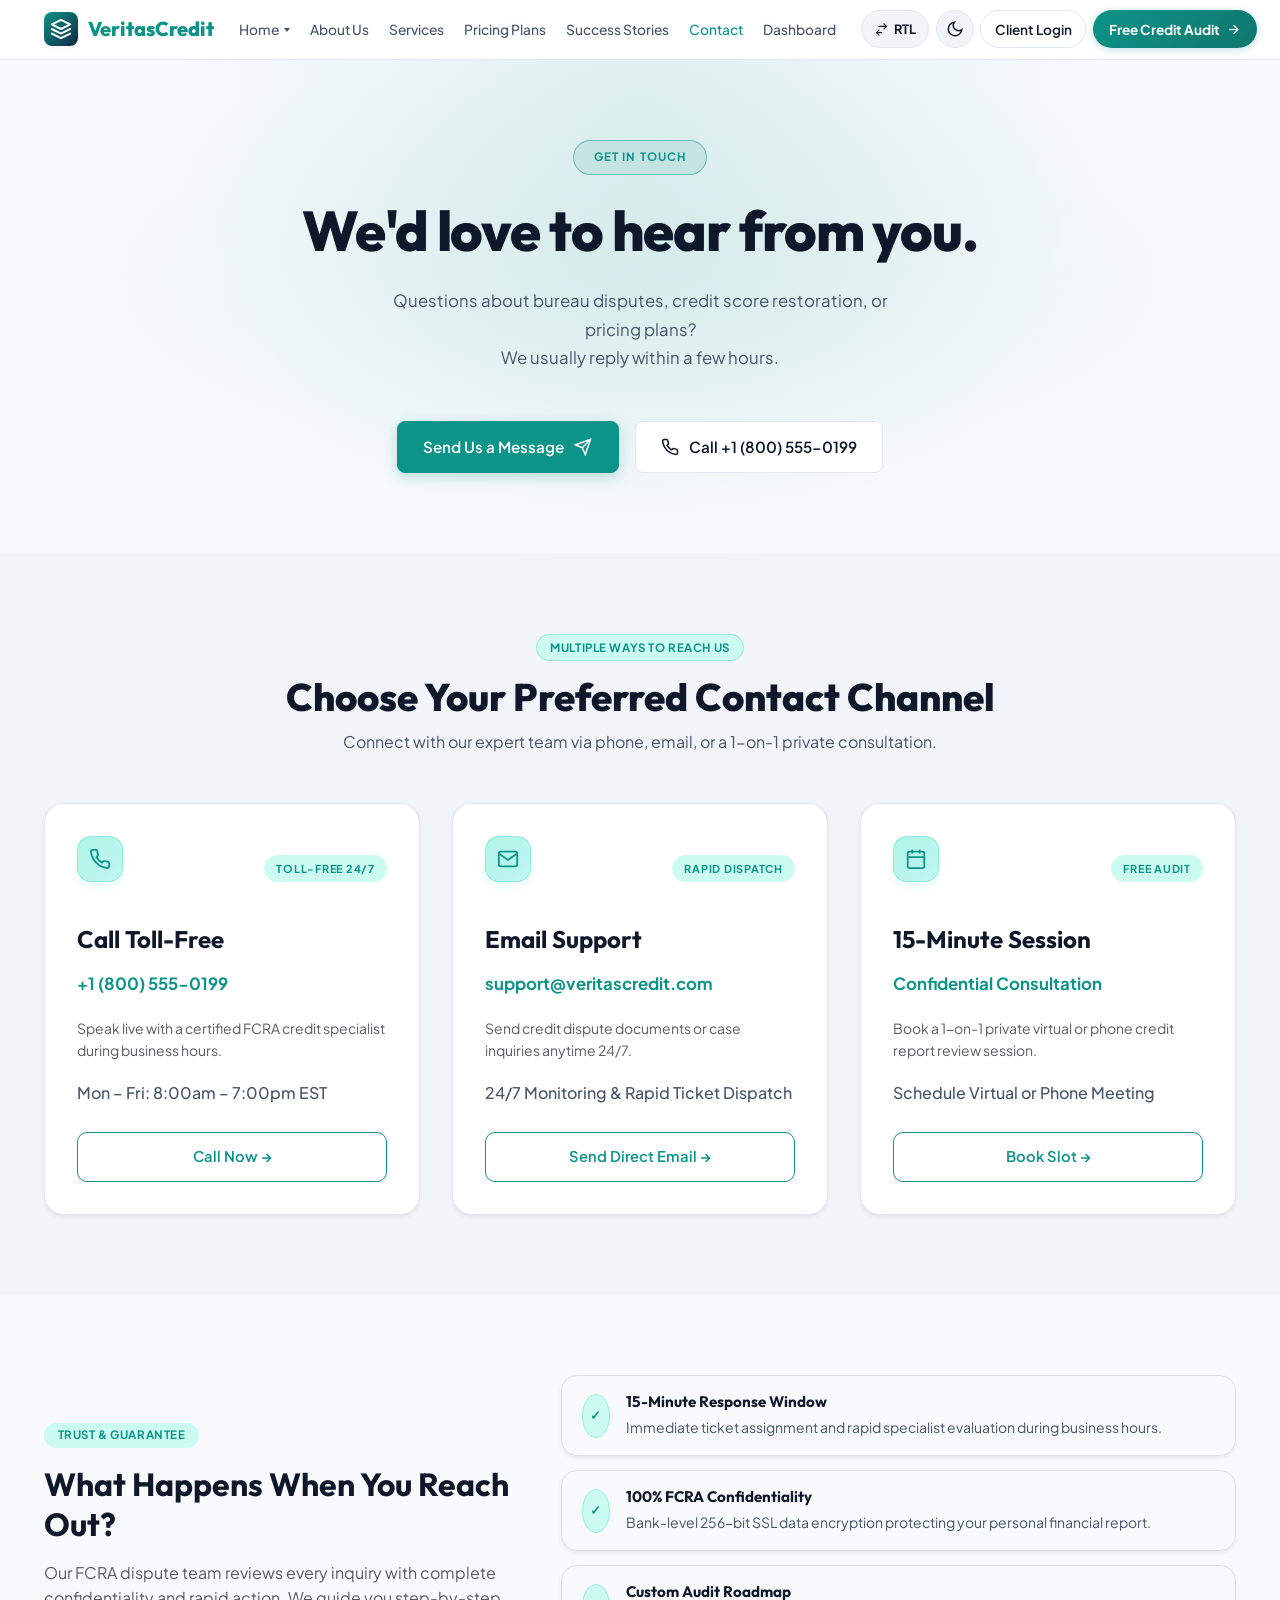
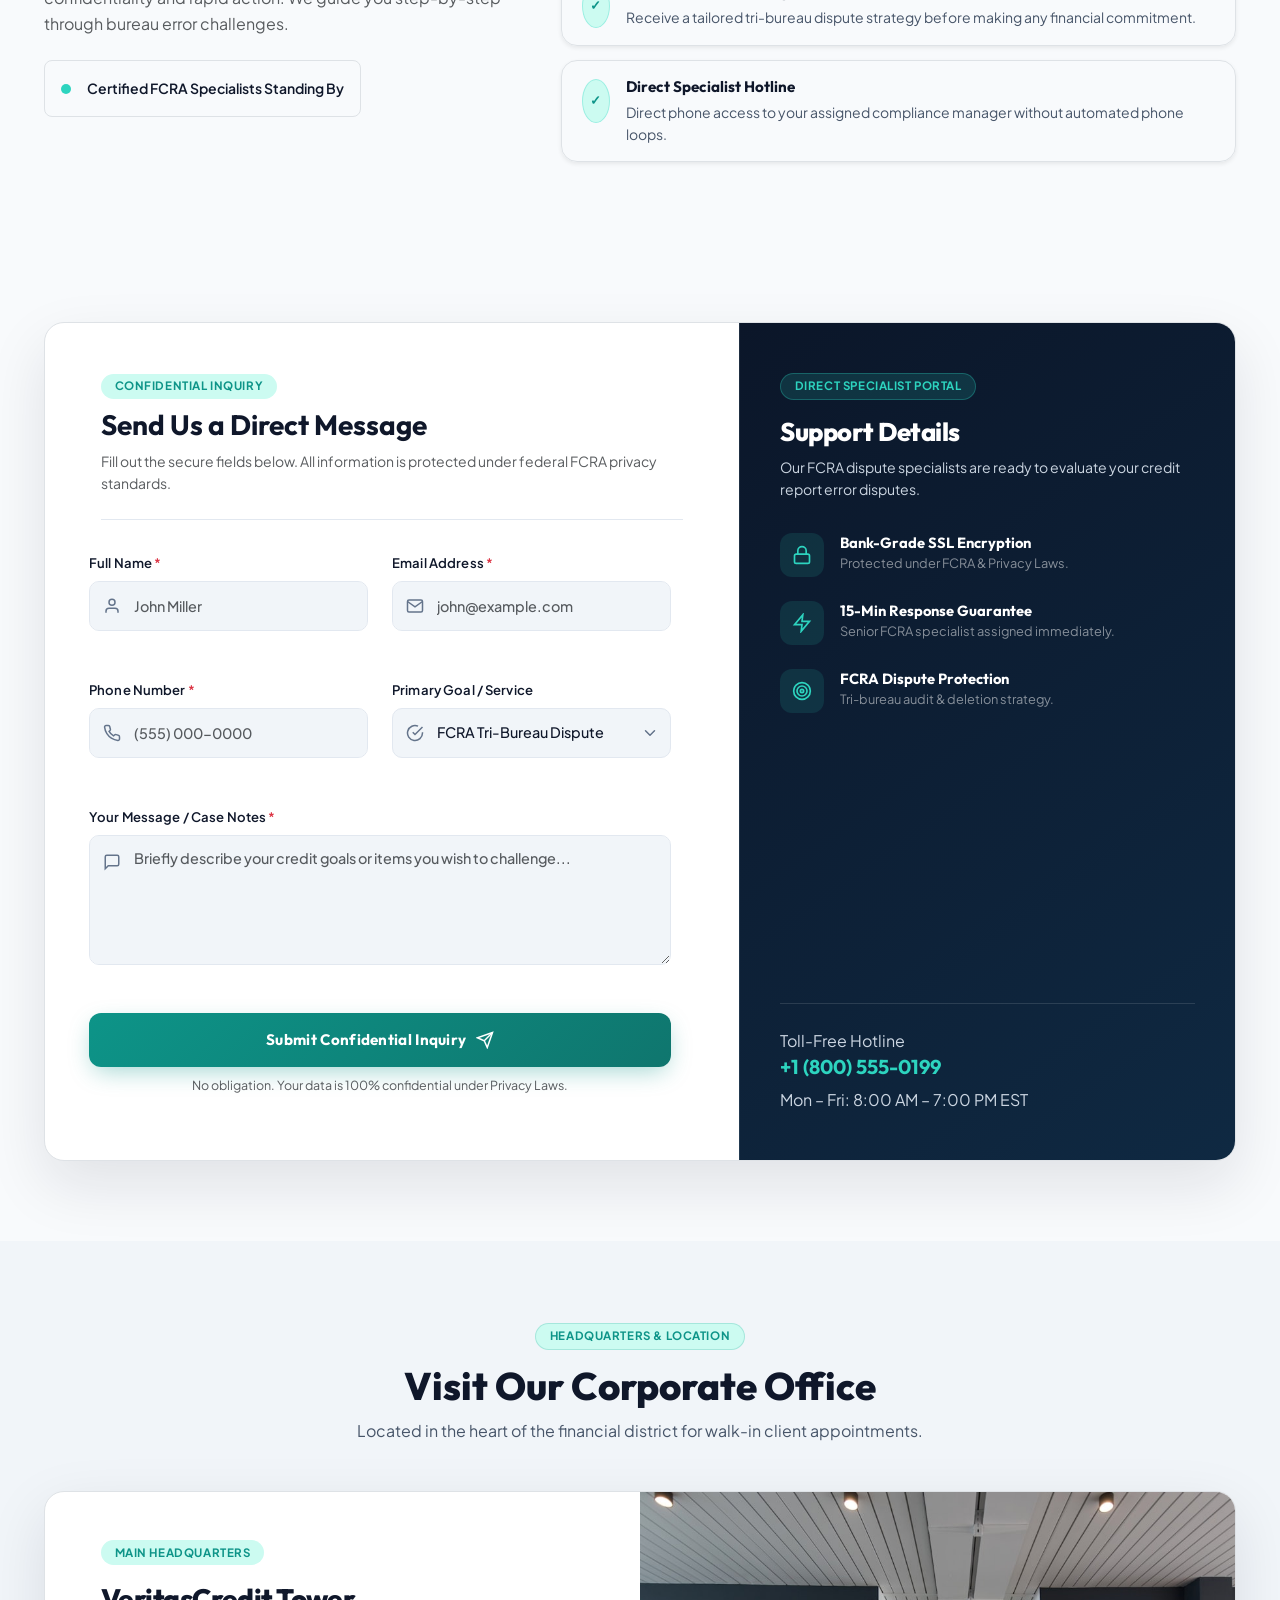
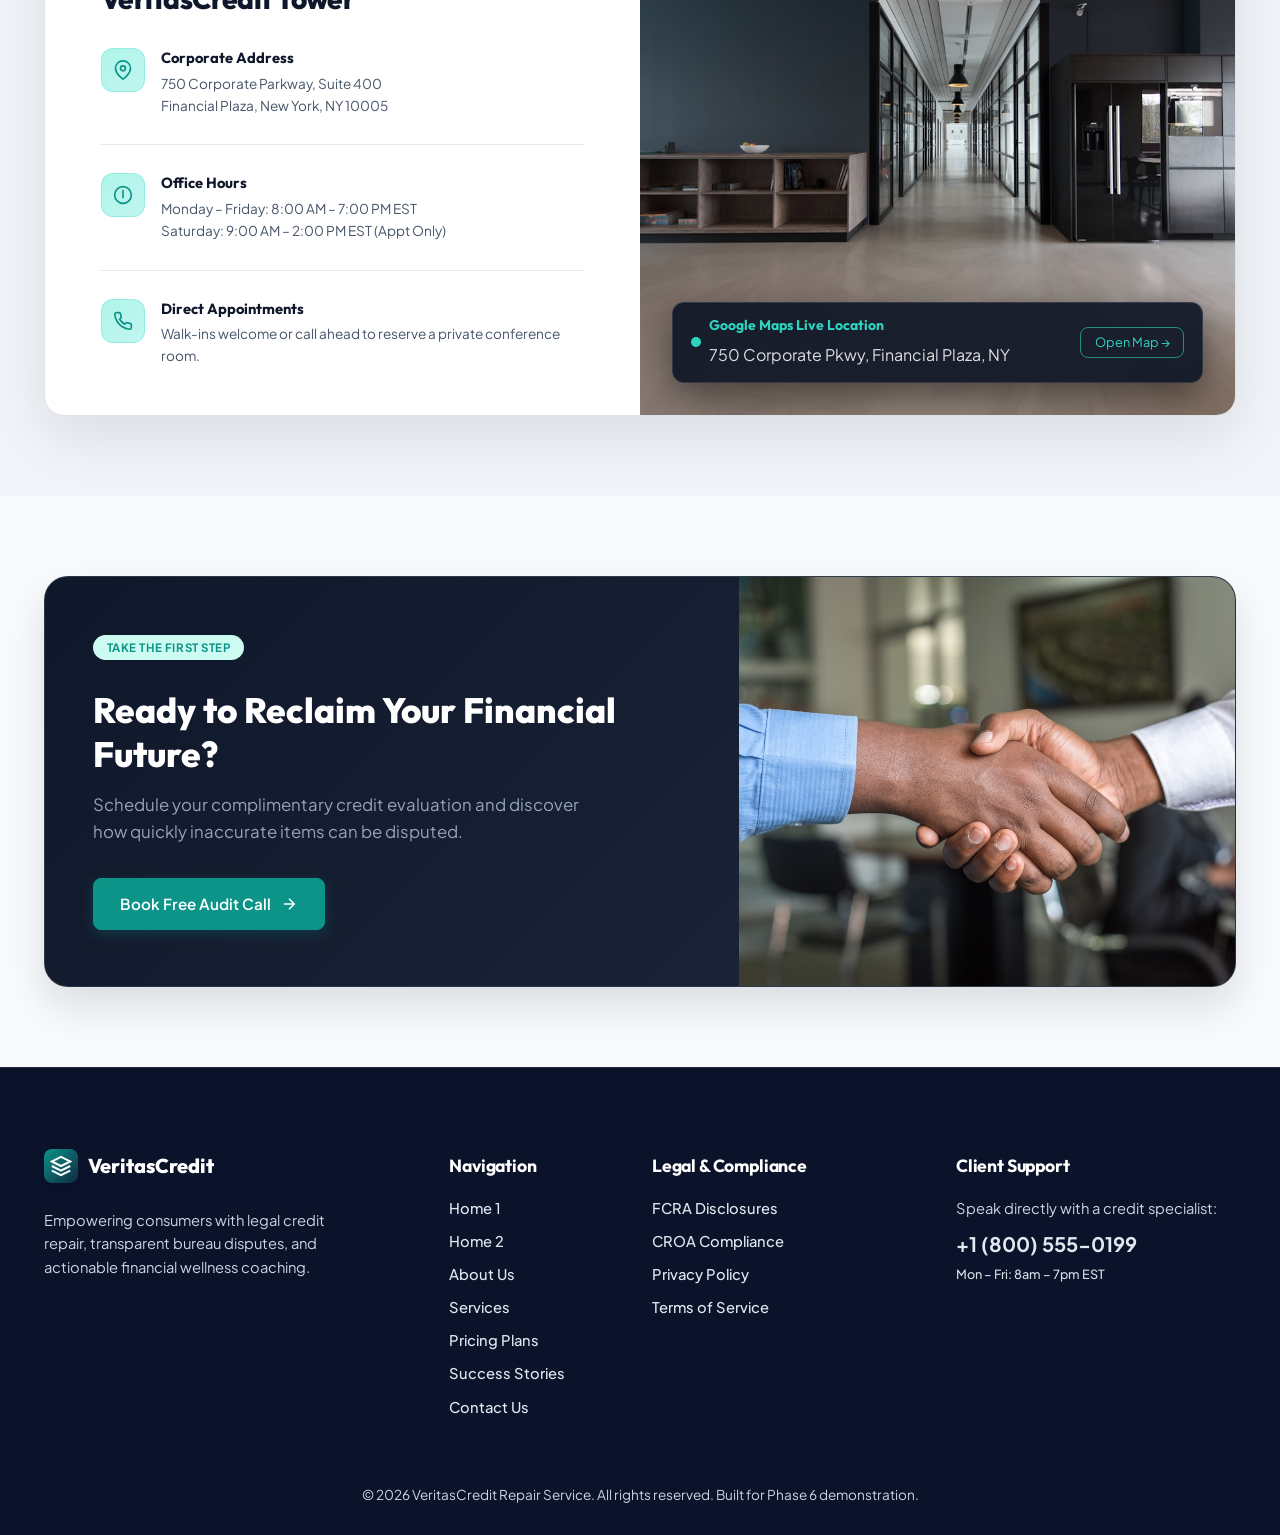
<file: contact.html>
<!DOCTYPE html>
<html lang="en" data-theme="light" dir="ltr">
<head>
  <meta charset="UTF-8">
  <meta name="viewport" content="width=device-width, initial-scale=1.0">
  <meta name="description" content="Contact VeritasCredit — Speak with certified credit repair specialists, schedule a confidential consultation, or dispute bureau errors.">
  <title>VeritasCredit | Contact Our Credit Specialists</title>

  <!-- Favicon -->
  <link rel="icon" type="image/svg+xml" href="data:image/svg+xml,<svg xmlns='http://www.w3.org/2000/svg' viewBox='0 0 24 24' fill='%230D9488'><path d='M12 2L2 7l10 5 10-5-10-5zM2 17l10 5 10-5M2 12l10 5 10-5'/></svg>">

  <!-- Google Fonts (Outfit & Inter) -->
  <link rel="preconnect" href="https://fonts.googleapis.com">
  <link rel="preconnect" href="https://fonts.gstatic.com" crossorigin>
  <link href="https://fonts.googleapis.com/css2?family=Inter:wght@300;400;500;600;700&family=Outfit:wght@500;600;700;800&display=swap" rel="stylesheet">

  <!-- Bootstrap 5 CSS -->
  <link href="https://cdn.jsdelivr.net/npm/bootstrap@5.3.3/dist/css/bootstrap.min.css" rel="stylesheet" integrity="sha384-QWTKZyjpPEjISv5WaRU9OFeRpok6YctnYmDr5pNlyT2bRjXh0JMhjY6hW+ALEwIH" crossorigin="anonymous">

  <!-- Custom Stylesheet System -->
  <link rel="stylesheet" href="assets/css/style.css">
  <link rel="stylesheet" href="assets/css/responsive.css">
</head>
<body>

  <!-- ==========================================================================
       ATTRACTIVE PAGE LOADER
       ========================================================================== -->
  <div id="page-loader" class="page-loader">
    <div class="loader-content">
      <div class="loader-spinner-wrap">
        <div class="loader-ring loader-ring-1"></div>
        <div class="loader-ring loader-ring-2"></div>
        <div class="loader-logo-box">
          <svg width="26" height="26" viewBox="0 0 24 24" fill="none" stroke="currentColor" stroke-width="2.2">
            <path d="M12 2L2 7l10 5 10-5-10-5z"></path>
            <path d="M2 17l10 5 10-5"></path>
            <path d="M2 12l10 5 10-5"></path>
          </svg>
        </div>
      </div>
      <div class="loader-text font-heading fw-bold">Veritas<span style="color: #2DD4BF;">Credit</span></div>
      <div class="loader-subtext">Connecting Specialist Portal...</div>
      <div class="loader-progress-bar">
        <div class="loader-progress-fill"></div>
      </div>
    </div>
  </div>

  <!-- ==========================================================================
       SHARED NAVBAR
       ========================================================================== -->
  <header class="header-navbar">
    <div class="container">
      <nav class="navbar navbar-expand-xl navbar-light p-0">
        
        <!-- Brand Logo -->
        <a class="navbar-brand navbar-brand-logo" href="index.html" id="nav-brand-logo">
          <div class="logo-icon-box">
            <svg width="22" height="22" viewBox="0 0 24 24" fill="none" stroke="currentColor" stroke-width="2.2" stroke-linecap="round" stroke-linejoin="round">
              <path d="M12 2L2 7l10 5 10-5-10-5z"></path>
              <path d="M2 17l10 5 10-5"></path>
              <path d="M2 12l10 5 10-5"></path>
            </svg>
          </div>
          <span>Veritas<span style="color: var(--brand-teal);">Credit</span></span>
        </a>

        <!-- Mobile Toggler -->
        <button class="navbar-toggler border-0 shadow-none p-2" type="button" data-bs-target="#navbarContent" aria-controls="navbarContent" aria-expanded="false" aria-label="Toggle navigation" id="mobile-nav-toggler">
          <svg width="24" height="24" viewBox="0 0 24 24" fill="none" stroke="currentColor" stroke-width="2">
            <line x1="3" y1="12" x2="21" y2="12"></line>
            <line x1="3" y1="6" x2="21" y2="6"></line>
            <line x1="3" y1="18" x2="21" y2="18"></line>
          </svg>
        </button>

        <!-- Navbar Menu & Controls -->
        <div class="collapse navbar-collapse" id="navbarContent">
          <!-- Main Links -->
          <ul class="navbar-nav mx-auto align-items-lg-center">
            
            <!-- Home Dropdown -->
            <li class="nav-item dropdown">
              <a class="nav-link dropdown-toggle" href="#" id="homeDropdown" role="button" data-bs-toggle="dropdown" aria-expanded="false">
                Home
              </a>
              <ul class="dropdown-menu dropdown-menu-custom" aria-labelledby="homeDropdown">
                <li><a class="dropdown-item" href="index.html" id="link-home1">Home 1</a></li>
                <li><a class="dropdown-item" href="home-2.html" id="link-home2">Home 2</a></li>
              </ul>
            </li>

            <li class="nav-item"><a class="nav-link" href="about.html" id="link-about">About Us</a></li>
            <li class="nav-item"><a class="nav-link" href="services.html" id="link-services">Services</a></li>
            <li class="nav-item"><a class="nav-link" href="pricing.html" id="link-pricing">Pricing Plans</a></li>
            <li class="nav-item"><a class="nav-link" href="stories.html" id="link-stories">Success Stories</a></li>
            <li class="nav-item"><a class="nav-link active" href="contact.html" id="link-contact">Contact</a></li>
            <li class="nav-item"><a class="nav-link" href="dashboard.html" id="link-dashboard">Dashboard</a></li>
          </ul>

          <!-- Controls & CTAs -->
          <div class="nav-controls-mobile">
            <div class="nav-controls-toggles">
              <!-- Direction Switcher (LTR / RTL) -->
              <button class="lang-switch-btn dir-toggle-btn" type="button" aria-label="Toggle Layout Direction" id="btn-rtl-toggle">
                <svg width="15" height="15" viewBox="0 0 24 24" fill="none" stroke="currentColor" stroke-width="2" stroke-linecap="round" stroke-linejoin="round">
                  <path d="M8 7h12m0 0l-4-4m4 4l-4 4m-4 6H4m0 0l4 4m-4-4l4-4"></path>
                </svg>
                <span class="dir-label">RTL</span>
              </button>

              <!-- Light/Dark Mode Switcher -->
              <button class="btn-icon-toggle theme-toggle-btn" type="button" aria-label="Toggle Dark/Light Mode" id="btn-theme-toggle">
                <svg width="17" height="17" viewBox="0 0 24 24" fill="none" stroke="currentColor" stroke-width="2">
                  <path d="M21 12.79A9 9 0 1 1 11.21 3 7 7 0 0 0 21 12.79z"/>
                </svg>
              </button>
            </div>

            <!-- Client Login Link -->
            <a href="login.html" class="btn-custom-outline-nav text-decoration-none" id="btn-nav-login">
              <span>Client Login</span>
            </a>

            <!-- Prominent Primary CTA -->
            <a href="#contact-form" class="btn-custom-primary text-decoration-none" id="btn-nav-cta">
              <span>Free Credit Audit</span>
              <svg width="15" height="15" viewBox="0 0 24 24" fill="none" stroke="currentColor" stroke-width="2">
                <line x1="5" y1="12" x2="19" y2="12"></line>
                <polyline points="12 5 19 12 12 19"></polyline>
              </svg>
            </a>
          </div>

        </div>
      </nav>
    </div>
  </header>
  <!-- ==========================================================================
       SECTION 1 — HERO SECTION (CENTERED DARK SPOTLIGHT)
       ========================================================================== -->
  <section class="hero-contact-section" id="hero">
    <div class="container">

      <div class="hero-contact-centered text-center">

        <!-- Pill Badge -->
        <div class="hero-contact-badge mb-4">
          GET IN TOUCH
        </div>

        <!-- Main Heading -->
        <h1 class="hero-contact-heading mb-4">
          We'd love to hear from you.
        </h1>

        <!-- Description -->
        <p class="hero-contact-desc mb-5">
          Questions about bureau disputes, credit score restoration, or pricing plans?<br class="d-none d-md-block">
          We usually reply within a few hours.
        </p>

        <!-- CTA Buttons -->
        <div class="hero-contact-actions">
          <a href="#contact-form" class="btn-custom-primary" id="btn-hero-contact-primary">
            <span>Send Us a Message</span>
            <svg width="18" height="18" viewBox="0 0 24 24" fill="none" stroke="currentColor" stroke-width="2">
              <line x1="22" y1="2" x2="11" y2="13"></line>
              <polygon points="22 2 15 22 11 13 2 9 22 2"></polygon>
            </svg>
          </a>
          <a href="tel:18005550199" class="btn-custom-secondary" id="btn-hero-call">
            <svg width="18" height="18" viewBox="0 0 24 24" fill="none" stroke="currentColor" stroke-width="2">
              <path d="M22 16.92v3a2 2 0 0 1-2.18 2 19.79 19.79 0 0 1-8.63-3.07 19.5 19.5 0 0 1-6-6 19.79 19.79 0 0 1-3.07-8.67A2 2 0 0 1 4.11 2h3a2 2 0 0 1 2 1.72 12.84 12.84 0 0 0 .7 2.81 2 2 0 0 1-.45 2.11L8.09 9.91a16 16 0 0 0 6 6l1.27-1.27a2 2 0 0 1 2.11-.45 12.84 12.84 0 0 0 2.81.7A2 2 0 0 1 22 16.92z"></path>
            </svg>
            <span>Call +1 (800) 555-0199</span>
          </a>
        </div>

      </div>
    </div>
  </section>


  <!-- ==========================================================================
       SECTION 2 — CONTACT INFORMATION CARDS (3 EQUAL COLUMNS ON DESKTOP)
       ========================================================================== -->
  <section class="contact-options-section py-5" id="contact-options">
    <div class="container">
      
      <div class="section-header-block text-center mb-5">
        <div class="badge-eyebrow mx-auto">MULTIPLE WAYS TO REACH US</div>
        <h2>Choose Your Preferred Contact Channel</h2>
        <p>Connect with our expert team via phone, email, or a 1-on-1 private consultation.</p>
      </div>

      <div class="row g-4">
        
        <!-- Card 1: Toll-Free Phone -->
        <div class="col-lg-4 col-md-6">
          <div class="contact-option-card text-start p-4 rounded-4 bg-card border border-color shadow-sm h-100 d-flex flex-column justify-content-between">
            <div>
              <div class="d-flex align-items-center justify-content-between mb-4">
                <div class="option-icon-box">
                  <svg width="22" height="22" viewBox="0 0 24 24" fill="none" stroke="currentColor" stroke-width="2">
                    <path d="M22 16.92v3a2 2 0 0 1-2.18 2 19.79 19.79 0 0 1-8.63-3.07 19.5 19.5 0 0 1-6-6 19.79 19.79 0 0 1-3.07-8.67A2 2 0 0 1 4.11 2h3a2 2 0 0 1 2 1.72 12.84 12.84 0 0 0 .7 2.81 2 2 0 0 1-.45 2.11L8.09 9.91a16 16 0 0 0 6 6l1.27-1.27a2 2 0 0 1 2.11-.45 12.84 12.84 0 0 0 2.81.7A2 2 0 0 1 22 16.92z"></path>
                  </svg>
                </div>
                <span class="contact-card-badge teal">TOLL-FREE 24/7</span>
              </div>
              <h3 class="font-heading fs-4 fw-bold mb-2">Call Toll-Free</h3>
              <div class="option-highlight text-teal fw-bold fs-5 mb-2">+1 (800) 555-0199</div>
              <p class="small text-muted mb-3">Speak live with a certified FCRA credit specialist during business hours.</p>
              <div class="extra-small text-subtle mb-4">Mon – Fri: 8:00am – 7:00pm EST</div>
            </div>
            <a href="tel:18005550199" class="contact-card-btn teal" id="btn-card-call">
              Call Now &rarr;
            </a>
          </div>
        </div>

        <!-- Card 2: Email Support -->
        <div class="col-lg-4 col-md-6">
          <div class="contact-option-card text-start p-4 rounded-4 bg-card border border-color shadow-sm h-100 d-flex flex-column justify-content-between">
            <div>
              <div class="d-flex align-items-center justify-content-between mb-4">
                <div class="option-icon-box">
                  <svg width="22" height="22" viewBox="0 0 24 24" fill="none" stroke="currentColor" stroke-width="2">
                    <path d="M4 4h16c1.1 0 2 .9 2 2v12c0 1.1-.9 2-2 2H4c-1.1 0-2-.9-2-2V6c0-1.1.9-2 2-2z"></path>
                    <polyline points="22,6 12,13 2,6"></polyline>
                  </svg>
                </div>
                <span class="contact-card-badge teal">RAPID DISPATCH</span>
              </div>
              <h3 class="font-heading fs-4 fw-bold mb-2">Email Support</h3>
              <div class="option-highlight text-teal fw-bold fs-5 mb-2">support@veritascredit.com</div>
              <p class="small text-muted mb-3">Send credit dispute documents or case inquiries anytime 24/7.</p>
              <div class="extra-small text-subtle mb-4">24/7 Monitoring &amp; Rapid Ticket Dispatch</div>
            </div>
            <a href="mailto:support@veritascredit.com" class="contact-card-btn teal" id="btn-card-email">
              Send Direct Email &rarr;
            </a>
          </div>
        </div>

        <!-- Card 3: Confidential Session -->
        <div class="col-lg-4 col-md-12">
          <div class="contact-option-card text-start p-4 rounded-4 bg-card border border-color shadow-sm h-100 d-flex flex-column justify-content-between">
            <div>
              <div class="d-flex align-items-center justify-content-between mb-4">
                <div class="option-icon-box">
                  <svg width="22" height="22" viewBox="0 0 24 24" fill="none" stroke="currentColor" stroke-width="2">
                    <rect x="3" y="4" width="18" height="18" rx="2" ry="2"></rect>
                    <line x1="16" y1="2" x2="16" y2="6"></line>
                    <line x1="8" y1="2" x2="8" y2="6"></line>
                    <line x1="3" y1="10" x2="21" y2="10"></line>
                  </svg>
                </div>
                <span class="contact-card-badge teal">FREE AUDIT</span>
              </div>
              <h3 class="font-heading fs-4 fw-bold mb-2">15-Minute Session</h3>
              <div class="option-highlight text-teal fw-bold fs-5 mb-2">Confidential Consultation</div>
              <p class="small text-muted mb-3">Book a 1-on-1 private virtual or phone credit report review session.</p>
              <div class="extra-small text-subtle mb-4">Schedule Virtual or Phone Meeting</div>
            </div>
            <a href="#contact-form" class="contact-card-btn teal" id="btn-card-book">
              Book Slot &rarr;
            </a>
          </div>
        </div>

      </div>

    </div>
  </section>

  <!-- ==========================================================================
       SECTION 3 — WHAT HAPPENS WHEN YOU REACH OUT? (2-COLUMN RESPONSIVE SPLIT)
       ========================================================================== -->
  <section class="trust-guarantee-section py-5" id="trust-guarantee">
    <div class="container">
      <div class="row align-items-center g-4 g-lg-5">
        
        <!-- Left Side: Title & Paragraph -->
        <div class="col-lg-5 text-start">
          <div class="badge-eyebrow bg-teal-subtle text-teal border-0 mb-3">TRUST & GUARANTEE</div>
          <h2 class="font-heading fs-2 fw-bold mb-3">What Happens When You Reach Out?</h2>
          <p class="text-muted mb-4">
            Our FCRA dispute team reviews every inquiry with complete confidentiality and rapid action. We guide you step-by-step through bureau error challenges.
          </p>
          <div class="p-3 bg-card border border-color rounded-3 d-inline-flex align-items-center gap-3 shadow-xs">
            <span class="pulse-dot"></span>
            <span class="small fw-semibold">Certified FCRA Specialists Standing By</span>
          </div>
        </div>

        <!-- Right Side: Clean Vertical Process Cards -->
        <div class="col-lg-7">
          <div class="d-flex flex-column gap-3">
            
            <div class="p-3 p-md-4 rounded-4 bg-card border border-color shadow-sm contact-item-row">
              <span class="check-pill item-icon">✓</span>
              <div class="item-content">
                <h4 class="font-heading fs-6 fw-bold mb-1">15-Minute Response Window</h4>
                <p class="small text-muted mb-0">Immediate ticket assignment and rapid specialist evaluation during business hours.</p>
              </div>
            </div>

            <div class="p-3 p-md-4 rounded-4 bg-card border border-color shadow-sm contact-item-row">
              <span class="check-pill item-icon">✓</span>
              <div class="item-content">
                <h4 class="font-heading fs-6 fw-bold mb-1">100% FCRA Confidentiality</h4>
                <p class="small text-muted mb-0">Bank-level 256-bit SSL data encryption protecting your personal financial report.</p>
              </div>
            </div>

            <div class="p-3 p-md-4 rounded-4 bg-card border border-color shadow-sm contact-item-row">
              <span class="check-pill item-icon">✓</span>
              <div class="item-content">
                <h4 class="font-heading fs-6 fw-bold mb-1">Custom Audit Roadmap</h4>
                <p class="small text-muted mb-0">Receive a tailored tri-bureau dispute strategy before making any financial commitment.</p>
              </div>
            </div>

            <div class="p-3 p-md-4 rounded-4 bg-card border border-color shadow-sm contact-item-row">
              <span class="check-pill item-icon">✓</span>
              <div class="item-content">
                <h4 class="font-heading fs-6 fw-bold mb-1">Direct Specialist Hotline</h4>
                <p class="small text-muted mb-0">Direct phone access to your assigned compliance manager without automated phone loops.</p>
              </div>
            </div>

          </div>
        </div>

      </div>
    </div>
  </section>

  <!-- ==========================================================================
       SECTION 4 — MAIN CONTACT FORM (2-COLUMN SPLIT: FORM ON LEFT, INFO PANEL ON RIGHT)
       ========================================================================== -->
  <section class="contact-form-section" id="contact-form">
    <div class="container">
      
      <div class="contact-form-card overflow-hidden border border-color rounded-4 shadow-lg bg-card">
        <div class="row g-0">
          
          <!-- Left Column: Contact Form -->
          <div class="col-lg-7 p-4 p-lg-5 text-start">
            
            <div class="mb-4">
              <div class="badge-eyebrow bg-teal-subtle text-teal border-0 mb-2">CONFIDENTIAL INQUIRY</div>
              <h2 class="font-heading fs-3 fw-bold mb-2">Send Us a Direct Message</h2>
              <p class="text-muted small mb-0">Fill out the secure fields below. All information is protected under federal FCRA privacy standards.</p>
            </div>

            <!-- Success Alert (hidden by default) -->
            <div id="form-success-alert" class="alert alert-success d-none mb-4" role="alert">
              <div class="d-flex align-items-center gap-2">
                <svg width="22" height="22" viewBox="0 0 24 24" fill="none" stroke="currentColor" stroke-width="2.5"><path d="M22 11.08V12a10 10 0 1 1-5.93-9.14"></path><polyline points="22 4 12 14.01 9 11.01"></polyline></svg>
                <div>
                  <strong class="d-block">Message Delivered Successfully!</strong>
                  <span class="small">Thank you. A senior specialist will review your inquiry and reach out shortly.</span>
                </div>
              </div>
            </div>

            <!-- Main Form -->
            <form id="contact-main-form" class="needs-validation w-100" novalidate autocomplete="off">
              <div class="row g-4">
                
                <div class="col-md-6 text-start">
                  <label for="form-name" class="form-label fw-semibold small mb-2">Full Name <span class="text-danger">*</span></label>
                  <div class="input-group-custom w-100">
                    <span class="input-icon">
                      <svg width="18" height="18" viewBox="0 0 24 24" fill="none" stroke="currentColor" stroke-width="2"><path d="M20 21v-2a4 4 0 0 0-4-4H8a4 4 0 0 0-4 4v2"></path><circle cx="12" cy="7" r="4"></circle></svg>
                    </span>
                    <input type="text" class="form-control w-100" id="form-name" placeholder="John Miller" required>
                  </div>
                  <div class="invalid-feedback">Please provide your full name.</div>
                </div>

                <div class="col-md-6 text-start">
                  <label for="form-email" class="form-label fw-semibold small mb-2">Email Address <span class="text-danger">*</span></label>
                  <div class="input-group-custom w-100">
                    <span class="input-icon">
                      <svg width="18" height="18" viewBox="0 0 24 24" fill="none" stroke="currentColor" stroke-width="2"><path d="M4 4h16c1.1 0 2 .9 2 2v12c0 1.1-.9 2-2 2H4c-1.1 0-2-.9-2-2V6c0-1.1.9-2 2-2z"></path><polyline points="22,6 12,13 2,6"></polyline></svg>
                    </span>
                    <input type="email" class="form-control w-100" id="form-email" placeholder="john@example.com" required>
                  </div>
                  <div class="invalid-feedback">Please enter a valid email address.</div>
                </div>

                <div class="col-md-6 text-start">
                  <label for="form-phone" class="form-label fw-semibold small mb-2">Phone Number <span class="text-danger">*</span></label>
                  <div class="input-group-custom w-100">
                    <span class="input-icon">
                      <svg width="18" height="18" viewBox="0 0 24 24" fill="none" stroke="currentColor" stroke-width="2"><path d="M22 16.92v3a2 2 0 0 1-2.18 2 19.79 19.79 0 0 1-8.63-3.07 19.5 19.5 0 0 1-6-6 19.79 19.79 0 0 1-3.07-8.67A2 2 0 0 1 4.11 2h3a2 2 0 0 1 2 1.72 12.84 12.84 0 0 0 .7 2.81 2 2 0 0 1-.45 2.11L8.09 9.91a16 16 0 0 0 6 6l1.27-1.27a2 2 0 0 1 2.11-.45 12.84 12.84 0 0 0 2.81.7A2 2 0 0 1 22 16.92z"></path></svg>
                    </span>
                    <input type="tel" class="form-control w-100" id="form-phone" placeholder="(555) 000-0000" required>
                  </div>
                  <div class="invalid-feedback">Please enter a valid phone number.</div>
                </div>

                <div class="col-md-6 text-start">
                  <label for="form-service" class="form-label fw-semibold small mb-2">Primary Goal / Service</label>
                  <div class="input-group-custom w-100">
                    <span class="input-icon">
                      <svg width="18" height="18" viewBox="0 0 24 24" fill="none" stroke="currentColor" stroke-width="2"><path d="M22 11.08V12a10 10 0 1 1-5.93-9.14"></path><polyline points="22 4 12 14.01 9 11.01"></polyline></svg>
                    </span>
                    <select class="form-select w-100" id="form-service">
                      <option value="bureau-dispute">FCRA Tri-Bureau Dispute</option>
                      <option value="home-mortgage">Mortgage / Auto Approval</option>
                      <option value="debt-validation">Collection & Debt Audit</option>
                      <option value="credit-monitoring">Real-Time Credit Monitoring</option>
                    </select>
                  </div>
                </div>

                <div class="col-12 text-start">
                  <label for="form-message" class="form-label fw-semibold small mb-2">Your Message / Case Notes <span class="text-danger">*</span></label>
                  <div class="input-group-custom has-textarea-icon w-100">
                    <span class="input-icon">
                      <svg width="18" height="18" viewBox="0 0 24 24" fill="none" stroke="currentColor" stroke-width="2"><path d="M21 15a2 2 0 0 1-2 2H7l-4 4V5a2 2 0 0 1 2-2h14a2 2 0 0 1 2 2z"></path></svg>
                    </span>
                    <textarea class="form-control w-100" id="form-message" rows="4" placeholder="Briefly describe your credit goals or items you wish to challenge..." required></textarea>
                  </div>
                  <div class="invalid-feedback">Please enter your message details.</div>
                </div>

                <div class="col-12 mt-4 text-start">
                  <button type="submit" class="btn-custom-primary w-100 py-3 font-heading fw-bold fs-6 justify-content-center" id="btn-submit-contact">
                    <span>Submit Confidential Inquiry</span>
                    <svg width="18" height="18" viewBox="0 0 24 24" fill="none" stroke="currentColor" stroke-width="2">
                      <line x1="22" y1="2" x2="11" y2="13"></line>
                      <polygon points="22 2 15 22 11 13 2 9 22 2"></polygon>
                    </svg>
                  </button>
                  <div class="extra-small text-muted text-center mt-2.5 mb-3">No obligation. Your data is 100% confidential under Privacy Laws.</div>
                </div>

              </div>
            </form>

          </div>

          <!-- Right Column: Support Info Panel -->
          <div class="col-lg-5 contact-info-panel-dark p-4 p-lg-5 d-flex flex-column justify-content-between text-start">
            <div>
              <div class="badge-eyebrow bg-teal-subtle text-teal border-0 mb-3">DIRECT SPECIALIST PORTAL</div>
              <h3 class="font-heading fs-3 fw-bold text-white mb-3">Support Details</h3>
              <p class="small text-white-50 mb-4">Our FCRA dispute specialists are ready to evaluate your credit report error disputes.</p>

              <div class="contact-item-row mb-4">
                <div class="sidebar-info-icon item-icon">
                  <svg width="20" height="20" viewBox="0 0 24 24" fill="none" stroke="currentColor" stroke-width="2"><rect x="3" y="11" width="18" height="11" rx="2" ry="2"></rect><path d="M7 11V7a5 5 0 0 1 10 0v4"></path></svg>
                </div>
                <div class="item-content">
                  <div class="fw-bold font-heading text-white">Bank-Grade SSL Encryption</div>
                  <div class="extra-small text-white-50">Protected under FCRA & Privacy Laws.</div>
                </div>
              </div>

              <div class="contact-item-row mb-4">
                <div class="sidebar-info-icon item-icon">
                  <svg width="20" height="20" viewBox="0 0 24 24" fill="none" stroke="currentColor" stroke-width="2"><polygon points="13 2 3 14 12 14 11 22 21 10 12 10 13 2"></polygon></svg>
                </div>
                <div class="item-content">
                  <div class="fw-bold font-heading text-white">15-Min Response Guarantee</div>
                  <div class="extra-small text-white-50">Senior FCRA specialist assigned immediately.</div>
                </div>
              </div>

              <div class="contact-item-row mb-4">
                <div class="sidebar-info-icon item-icon">
                  <svg width="20" height="20" viewBox="0 0 24 24" fill="none" stroke="currentColor" stroke-width="2"><circle cx="12" cy="12" r="10"></circle><circle cx="12" cy="12" r="6"></circle><circle cx="12" cy="12" r="2"></circle></svg>
                </div>
                <div class="item-content">
                  <div class="fw-bold font-heading text-white">FCRA Dispute Protection</div>
                  <div class="extra-small text-white-50">Tri-bureau audit & deletion strategy.</div>
                </div>
              </div>
            </div>

            <div class="pt-4 border-top border-white border-opacity-15">
              <div class="extra-small text-white-50">Toll-Free Hotline</div>
              <div class="fw-bold font-heading text-teal fs-5">+1 (800) 555-0199</div>
              <div class="extra-small text-white-50 mt-1">Mon – Fri: 8:00 AM – 7:00 PM EST</div>
            </div>
          </div>

        </div>
      </div>

    </div>
  </section>

  <!-- ==========================================================================
       SECTION 5 — HEADQUARTERS & LOCATION (BALANCED 2-COLUMN BENTO CARD)
       ========================================================================== -->
  <section class="office-location-section py-5" id="office-location">
    <div class="container">
      
      <div class="section-header-block text-center mb-5">
        <div class="badge-eyebrow mx-auto">HEADQUARTERS & LOCATION</div>
        <h2>Visit Our Corporate Office</h2>
        <p>Located in the heart of the financial district for walk-in client appointments.</p>
      </div>

      <div class="office-card rounded-4 border border-color bg-card shadow-lg overflow-hidden">
        <div class="row align-items-stretch g-0">
          
          <!-- Left Office Information Column -->
          <div class="col-lg-6 text-start">
            <div class="office-content p-4 p-lg-5 h-100 d-flex flex-column justify-content-center">
              <div class="badge-eyebrow bg-teal-subtle text-teal border-0 mb-3">MAIN HEADQUARTERS</div>
              <h3 class="font-heading fs-3 fw-bold mb-4">VeritasCredit Tower</h3>
              
              <div class="contact-item-row mb-4">
                <div class="office-info-icon item-icon">
                  <svg width="20" height="20" viewBox="0 0 24 24" fill="none" stroke="currentColor" stroke-width="2"><path d="M21 10c0 7-9 13-9 13s-9-6-9-13a9 9 0 0 1 18 0z"></path><circle cx="12" cy="10" r="3"></circle></svg>
                </div>
                <div class="item-content">
                  <div class="fw-bold font-heading mb-1">Corporate Address</div>
                  <div class="small text-muted">750 Corporate Parkway, Suite 400<br>Financial Plaza, New York, NY 10005</div>
                </div>
              </div>

              <div class="contact-item-row mb-4">
                <div class="office-info-icon item-icon">
                  <svg width="20" height="20" viewBox="0 0 24 24" fill="none" stroke="currentColor" stroke-width="2"><circle cx="12" cy="12" r="10"></circle><polyline points="12 6 12 16 14"></polyline></svg>
                </div>
                <div class="item-content">
                  <div class="fw-bold font-heading mb-1">Office Hours</div>
                  <div class="small text-muted">Monday – Friday: 8:00 AM – 7:00 PM EST<br>Saturday: 9:00 AM – 2:00 PM EST (Appt Only)</div>
                </div>
              </div>

              <div class="contact-item-row">
                <div class="office-info-icon item-icon">
                  <svg width="20" height="20" viewBox="0 0 24 24" fill="none" stroke="currentColor" stroke-width="2"><path d="M22 16.92v3a2 2 0 0 1-2.18 2 19.79 19.79 0 0 1-8.63-3.07 19.5 19.5 0 0 1-6-6 19.79 19.79 0 0 1-3.07-8.67A2 2 0 0 1 4.11 2h3a2 2 0 0 1 2 1.72 12.84 12.84 0 0 0 .7 2.81 2 2 0 0 1-.45 2.11L8.09 9.91a16 16 0 0 0 6 6l1.27-1.27a2 2 0 0 1 2.11-.45 12.84 12.84 0 0 0 2.81.7A2 2 0 0 1 22 16.92z"></path></svg>
                </div>
                <div class="item-content">
                  <div class="fw-bold font-heading mb-1">Direct Appointments</div>
                  <div class="small text-muted">Walk-ins welcome or call ahead to reserve a private conference room.</div>
                </div>
              </div>

            </div>
          </div>

          <!-- Right Office Photo & Live Location Map Overlay Column -->
          <div class="col-lg-6">
            <div class="office-img-wrap position-relative h-100 min-vh-40" style="min-height: 380px;">
              <img src="assets/images/contact/contact-office.jpg" alt="VeritasCredit corporate headquarters building" class="office-img w-100 h-100 object-fit-cover" id="img-contact-office">
              
              <!-- High Contrast Map Live Location Frame Overlay -->
              <div class="map-placeholder-box position-absolute bottom-0 start-0 end-0 m-3 backdrop-blur p-3 rounded-3 border border-white border-opacity-15 shadow-md text-start">
                <div class="d-flex align-items-center justify-content-between flex-wrap gap-2">
                  <div class="d-flex align-items-center gap-2">
                    <span class="pulse-dot"></span>
                    <div>
                      <div class="small fw-bold font-heading text-teal">Google Maps Live Location</div>
                      <div class="extra-small text-white-50">750 Corporate Pkwy, Financial Plaza, NY</div>
                    </div>
                  </div>
                  <a href="https://maps.google.com" target="_blank" rel="noopener" class="btn btn-sm btn-outline-teal px-3 py-1">
                    <span>Open Map &rarr;</span>
                  </a>
                </div>
              </div>

            </div>
          </div>

        </div>
      </div>

    </div>
  </section>

  <!-- ==========================================================================
       SECTION 5 — FINAL SUPPORT CTA
       ========================================================================== -->
  <section class="cta-section" id="cta">
    <div class="container">
      <div class="cta-box">
        <div class="row align-items-center g-0">
          
          <div class="col-lg-7">
            <div class="cta-content">
              <div class="badge-eyebrow bg-teal-subtle text-teal border-0">TAKE THE FIRST STEP</div>
              <h2>Ready to Reclaim Your Financial Future?</h2>
              <p>Schedule your complimentary credit evaluation and discover how quickly inaccurate items can be disputed.</p>
              <a href="#contact-form" class="btn-custom-primary" id="btn-contact-cta">
                <span>Book Free Audit Call</span>
                <svg width="18" height="18" viewBox="0 0 24 24" fill="none" stroke="currentColor" stroke-width="2">
                  <line x1="5" y1="12" x2="19" y2="12"></line>
                  <polyline points="12 5 19 12 12 19"></polyline>
                </svg>
              </a>
            </div>
          </div>

          <div class="col-lg-5">
            <div class="cta-img-wrap">
              <img src="assets/images/contact/contact-cta.jpg" alt="Client celebrating credit approval milestone" class="cta-img" id="img-contact-cta">
            </div>
          </div>

        </div>
      </div>
    </div>
  </section>

  <!-- ==========================================================================
       FOOTER
       ========================================================================== -->
  <footer class="site-footer">
    <div class="container">
      <div class="row g-4">
        
        <div class="col-lg-4 col-md-6">
          <div class="footer-brand">
            <a class="navbar-brand-logo mb-3" href="index.html">
              <div class="logo-icon-box">
                <svg width="22" height="22" viewBox="0 0 24 24" fill="none" stroke="currentColor" stroke-width="2.2">
                  <path d="M12 2L2 7l10 5 10-5-10-5z"></path>
                  <path d="M2 17l10 5 10-5"></path>
                  <path d="M2 12l10 5 10-5"></path>
                </svg>
              </div>
              <span>Veritas<span style="color: var(--brand-teal);">Credit</span></span>
            </a>
            <p>Empowering consumers with legal credit repair, transparent bureau disputes, and actionable financial wellness coaching.</p>
          </div>
        </div>

        <div class="col-lg-2 col-md-6">
          <h4 class="footer-heading">Navigation</h4>
          <ul class="footer-links">
            <li><a href="index.html">Home 1</a></li>
            <li><a href="home-2.html">Home 2</a></li>
            <li><a href="about.html">About Us</a></li>
            <li><a href="services.html">Services</a></li>
            <li><a href="pricing.html">Pricing Plans</a></li>
            <li><a href="stories.html">Success Stories</a></li>
            <li><a href="contact.html">Contact Us</a></li>
          </ul>
        </div>

        <div class="col-lg-3 col-md-6">
          <h4 class="footer-heading">Legal & Compliance</h4>
          <ul class="footer-links">
            <li><a href="#">FCRA Disclosures</a></li>
            <li><a href="#">CROA Compliance</a></li>
            <li><a href="#">Privacy Policy</a></li>
            <li><a href="#">Terms of Service</a></li>
          </ul>
        </div>

        <div class="col-lg-3 col-md-6">
          <h4 class="footer-heading">Client Support</h4>
          <p class="small text-muted mb-2">Speak directly with a credit specialist:</p>
          <div class="fw-bold text-main fs-5 mb-1">+1 (800) 555-0199</div>
          <div class="small text-subtle">Mon – Fri: 8am – 7pm EST</div>
        </div>

      </div>

      <div class="footer-bottom text-center">
        <p class="mb-0">© 2026 VeritasCredit Repair Service. All rights reserved. Built for Phase 6 demonstration.</p>
      </div>
    </div>
  </footer>

  <!-- Back to Top Button -->
  <button class="back-to-top" aria-label="Back to top" id="btn-back-to-top">
    <svg width="20" height="20" viewBox="0 0 24 24" fill="none" stroke="currentColor" stroke-width="2.5">
      <polyline points="18 15 12 9 6 15"></polyline>
    </svg>
  </button>

  <!-- Bootstrap 5 JS Bundle -->
  <script src="https://cdn.jsdelivr.net/npm/bootstrap@5.3.3/dist/js/bootstrap.bundle.min.js" integrity="sha384-YvpcrYf0tY3lHB60NNkmXc5s9fDVZLESaAA55NDzOxhy9GkcIdslK1eN7N6jIeHz" crossorigin="anonymous"></script>

  <!-- Main Custom Application JS -->
  <script src="assets/js/main.js"></script>

  <!-- Contact Form Validation JS Script -->
  <script>
    document.addEventListener('DOMContentLoaded', () => {
      const form = document.getElementById('contact-main-form');
      const successAlert = document.getElementById('form-success-alert');

      if (form) {
        form.addEventListener('submit', (e) => {
          e.preventDefault();
          if (!form.checkValidity()) {
            e.stopPropagation();
            form.classList.add('was-validated');
          } else {
            form.classList.remove('was-validated');
            successAlert.classList.remove('d-none');
            form.reset();
            setTimeout(() => {
              successAlert.scrollIntoView({ behavior: 'smooth', block: 'center' });
            }, 100);
          }
        }, false);
      }
    });
  </script>

</body>
</html>
</file>
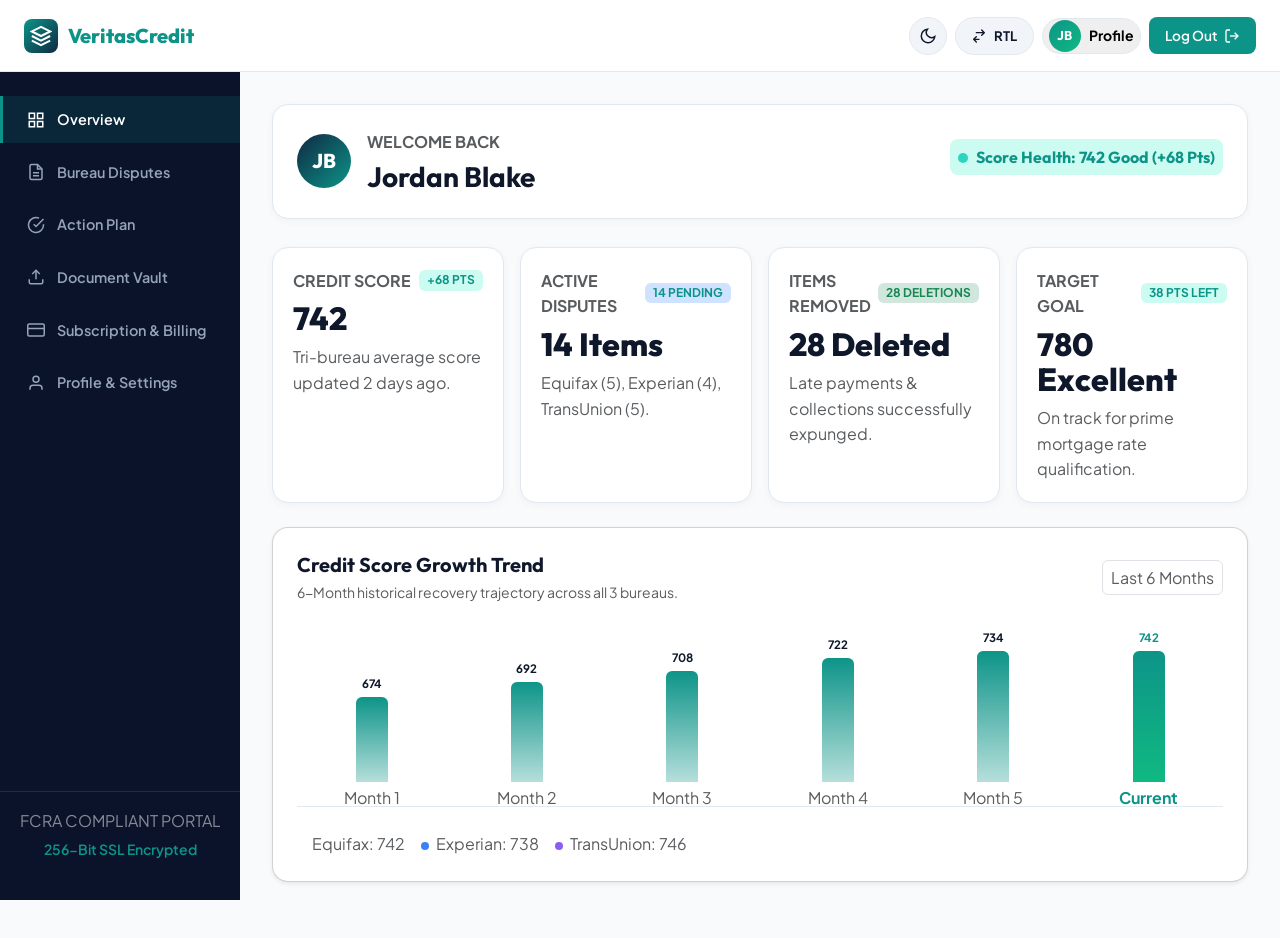
<file: dashboard.html>
<!DOCTYPE html>
<html lang="en" data-theme="dark" dir="ltr">
<head>
  <meta charset="UTF-8">
  <meta name="viewport" content="width=device-width, initial-scale=1.0">
  <meta name="description" content="VeritasCredit Client Dashboard — Track credit score recovery, bureau dispute progress, FCRA action plans, document vault, and subscription payments.">
  <title>VeritasCredit | Client Dashboard</title>

  <!-- Favicon -->
  <link rel="icon" type="image/svg+xml" href="data:image/svg+xml,<svg xmlns='http://www.w3.org/2000/svg' viewBox='0 0 24 24' fill='%230D9488'><path d='M12 2L2 7l10 5 10-5-10-5zM2 17l10 5 10-5M2 12l10 5 10-5'/></svg>">

  <!-- Google Fonts (Outfit & Plus Jakarta Sans) -->
  <link rel="preconnect" href="https://fonts.googleapis.com">
  <link rel="preconnect" href="https://fonts.gstatic.com" crossorigin>
  <link href="https://fonts.googleapis.com/css2?family=Plus+Jakarta+Sans:wght@300;400;500;600;700;800&family=Outfit:wght@400;500;600;700;800&display=swap" rel="stylesheet">

  <!-- Bootstrap 5 CSS -->
  <link href="https://cdn.jsdelivr.net/npm/bootstrap@5.3.3/dist/css/bootstrap.min.css" rel="stylesheet" integrity="sha384-QWTKZyjpPEjISv5WaRU9OFeRpok6YctnYmDr5pNlyT2bRjXh0JMhjY6hW+ALEwIH" crossorigin="anonymous">

  <!-- Custom Stylesheet System -->
  <link rel="stylesheet" href="assets/css/style.css">
  <link rel="stylesheet" href="assets/css/responsive.css">

  <!-- Early Theme & Direction Initialization -->
  <script>
    (function() {
      const savedTheme = localStorage.getItem('credit_theme') || 'dark';
      document.documentElement.setAttribute('data-theme', savedTheme);
      document.documentElement.setAttribute('data-bs-theme', savedTheme);
      const savedDir = localStorage.getItem('credit_dir') || 'ltr';
      document.documentElement.setAttribute('dir', savedDir);
    })();
  </script>
</head>
<body class="dashboard-body">

  <!-- ==========================================================================
       1. DASHBOARD TOP HEADER NAVBAR
       ========================================================================== -->
  <header class="dashboard-header">
    <div class="dashboard-header-inner">
      
      <!-- Brand Logo -->
      <a class="navbar-brand navbar-brand-logo" href="index.html" id="dash-logo">
        <div class="logo-icon-box">
          <svg width="22" height="22" viewBox="0 0 24 24" fill="none" stroke="currentColor" stroke-width="2.2">
            <path d="M12 2L2 7l10 5 10-5-10-5z"></path>
            <path d="M2 17l10 5 10-5"></path>
            <path d="M2 12l10 5 10-5"></path>
          </svg>
        </div>
        <span>Veritas<span style="color: var(--brand-teal);">Credit</span></span>
      </a>

      <!-- Controls & Header Actions -->
      <div class="d-flex align-items-center gap-2">
        <!-- Light/Dark Theme Switcher -->
        <button class="btn-icon-toggle theme-toggle-btn" type="button" aria-label="Toggle Dark/Light Mode" id="btn-theme-toggle">
          <svg width="18" height="18" viewBox="0 0 24 24" fill="none" stroke="currentColor" stroke-width="2">
            <path d="M21 12.79A9 9 0 1 1 11.21 3 7 7 0 0 0 21 12.79z"/>
          </svg>
        </button>

        <!-- Layout Direction (LTR / RTL) Switcher -->
        <button class="lang-switch-btn dir-toggle-btn" type="button" aria-label="Toggle Layout Direction" id="btn-rtl-toggle">
          <svg width="16" height="16" viewBox="0 0 24 24" fill="none" stroke="currentColor" stroke-width="2" stroke-linecap="round" stroke-linejoin="round">
            <path d="M8 7h12m0 0l-4-4m4 4l-4 4m-4 6H4m0 0l4 4m-4-4l4-4"></path>
          </svg>
          <span class="dir-label">RTL</span>
        </button>

        <!-- Profile Quick Action Button -->
        <button class="btn-dash-profile d-flex align-items-center gap-2 border-0 bg-surface px-2.5 py-1.5 rounded-pill" onclick="switchDashTab('tab-profile')" id="btn-top-profile" title="View Profile & Settings">
          <div class="client-avatar-mini">JB</div>
          <span class="small fw-bold text-main d-none d-sm-inline">Profile</span>
        </button>

        <!-- Logout CTA -->
        <a href="login.html" class="btn-logout" id="btn-logout">
          <span>Log Out</span>
          <svg width="16" height="16" viewBox="0 0 24 24" fill="none" stroke="currentColor" stroke-width="2">
            <path d="M9 21H5a2 2 0 0 1-2-2V5a2 2 0 0 1 2-2h4"></path>
            <polyline points="16 17 21 12 16 7"></polyline>
            <line x1="21" y1="12" x2="9" y2="12"></line>
          </svg>
        </a>
      </div>

    </div>
  </header>

  <!-- ==========================================================================
       2. MOBILE SUB-NAV PILL BAR (Horizontal Scrollable Tabs)
       ========================================================================== -->
  <div class="dashboard-mobile-nav" id="mobile-subnav">
    <a href="javascript:void(0)" onclick="switchDashTab('tab-overview')" data-tab="tab-overview" class="mobile-nav-pill active" id="mpill-overview">
      <svg width="15" height="15" viewBox="0 0 24 24" fill="none" stroke="currentColor" stroke-width="2"><rect x="3" y="3" width="7" height="7"></rect><rect x="14" y="3" width="7" height="7"></rect><rect x="14" y="14" width="7" height="7"></rect><rect x="3" y="14" width="7" height="7"></rect></svg>
      <span>Overview</span>
    </a>
    <a href="javascript:void(0)" onclick="switchDashTab('tab-disputes')" data-tab="tab-disputes" class="mobile-nav-pill" id="mpill-disputes">
      <svg width="15" height="15" viewBox="0 0 24 24" fill="none" stroke="currentColor" stroke-width="2"><path d="M14 2H6a2 2 0 0 0-2 2v16a2 2 0 0 0 2 2h12a2 2 0 0 0 2-2V8z"></path><polyline points="14 2 14 8 20 8"></polyline><line x1="16" y1="13" x2="8" y2="13"></line><line x1="16" y1="17" x2="8" y2="17"></line></svg>
      <span>Disputes</span>
    </a>
    <a href="javascript:void(0)" onclick="switchDashTab('tab-action')" data-tab="tab-action" class="mobile-nav-pill" id="mpill-action">
      <svg width="15" height="15" viewBox="0 0 24 24" fill="none" stroke="currentColor" stroke-width="2"><path d="M22 11.08V12a10 10 0 1 1-5.93-9.14"></path><polyline points="22 4 12 14.01 9 11.01"></polyline></svg>
      <span>Action Plan</span>
    </a>
    <a href="javascript:void(0)" onclick="switchDashTab('tab-vault')" data-tab="tab-vault" class="mobile-nav-pill" id="mpill-vault">
      <svg width="15" height="15" viewBox="0 0 24 24" fill="none" stroke="currentColor" stroke-width="2"><path d="M21 15v4a2 2 0 0 1-2 2H5a2 2 0 0 1-2-2v-4"></path><polyline points="17 8 12 3 7 8"></polyline><line x1="12" y1="3" x2="12" y2="15"></line></svg>
      <span>Vault</span>
    </a>
    <a href="javascript:void(0)" onclick="switchDashTab('tab-billing')" data-tab="tab-billing" class="mobile-nav-pill" id="mpill-billing">
      <svg width="15" height="15" viewBox="0 0 24 24" fill="none" stroke="currentColor" stroke-width="2"><rect x="1" y="4" width="22" height="16" rx="2" ry="2"></rect><line x1="1" y1="10" x2="23" y2="10"></line></svg>
      <span>Billing</span>
    </a>
    <a href="javascript:void(0)" onclick="switchDashTab('tab-profile')" data-tab="tab-profile" class="mobile-nav-pill" id="mpill-profile">
      <svg width="15" height="15" viewBox="0 0 24 24" fill="none" stroke="currentColor" stroke-width="2"><path d="M20 21v-2a4 4 0 0 0-4-4H8a4 4 0 0 0-4 4v2"></path><circle cx="12" cy="7" r="4"></circle></svg>
      <span>Profile</span>
    </a>
  </div>

  <!-- ==========================================================================
       3. DESKTOP SIDEBAR
       ========================================================================== -->
  <aside class="dashboard-sidebar" id="desktop-sidebar">
    <div>
      <ul class="sidebar-menu">
        <li class="sidebar-item">
          <a href="javascript:void(0)" onclick="switchDashTab('tab-overview')" data-tab="tab-overview" class="sidebar-link active" id="side-overview">
            <svg viewBox="0 0 24 24" fill="none" stroke="currentColor" stroke-width="2"><rect x="3" y="3" width="7" height="7"></rect><rect x="14" y="3" width="7" height="7"></rect><rect x="14" y="14" width="7" height="7"></rect><rect x="3" y="14" width="7" height="7"></rect></svg>
            <span>Overview</span>
          </a>
        </li>
        <li class="sidebar-item">
          <a href="javascript:void(0)" onclick="switchDashTab('tab-disputes')" data-tab="tab-disputes" class="sidebar-link" id="side-disputes">
            <svg viewBox="0 0 24 24" fill="none" stroke="currentColor" stroke-width="2"><path d="M14 2H6a2 2 0 0 0-2 2v16a2 2 0 0 0 2 2h12a2 2 0 0 0 2-2V8z"></path><polyline points="14 2 14 8 20 8"></polyline><line x1="16" y1="13" x2="8" y2="13"></line><line x1="16" y1="17" x2="8" y2="17"></line></svg>
            <span>Bureau Disputes</span>
          </a>
        </li>
        <li class="sidebar-item">
          <a href="javascript:void(0)" onclick="switchDashTab('tab-action')" data-tab="tab-action" class="sidebar-link" id="side-action">
            <svg viewBox="0 0 24 24" fill="none" stroke="currentColor" stroke-width="2"><path d="M22 11.08V12a10 10 0 1 1-5.93-9.14"></path><polyline points="22 4 12 14.01 9 11.01"></polyline></svg>
            <span>Action Plan</span>
          </a>
        </li>
        <li class="sidebar-item">
          <a href="javascript:void(0)" onclick="switchDashTab('tab-vault')" data-tab="tab-vault" class="sidebar-link" id="side-vault">
            <svg viewBox="0 0 24 24" fill="none" stroke="currentColor" stroke-width="2"><path d="M21 15v4a2 2 0 0 1-2 2H5a2 2 0 0 1-2-2v-4"></path><polyline points="17 8 12 3 7 8"></polyline><line x1="12" y1="3" x2="12" y2="15"></line></svg>
            <span>Document Vault</span>
          </a>
        </li>
        <li class="sidebar-item">
          <a href="javascript:void(0)" onclick="switchDashTab('tab-billing')" data-tab="tab-billing" class="sidebar-link" id="side-billing">
            <svg viewBox="0 0 24 24" fill="none" stroke="currentColor" stroke-width="2"><rect x="1" y="4" width="22" height="16" rx="2" ry="2"></rect><line x1="1" y1="10" x2="23" y2="10"></line></svg>
            <span>Subscription &amp; Billing</span>
          </a>
        </li>
        <li class="sidebar-item">
          <a href="javascript:void(0)" onclick="switchDashTab('tab-profile')" data-tab="tab-profile" class="sidebar-link" id="side-profile">
            <svg viewBox="0 0 24 24" fill="none" stroke="currentColor" stroke-width="2"><path d="M20 21v-2a4 4 0 0 0-4-4H8a4 4 0 0 0-4 4v2"></path><circle cx="12" cy="7" r="4"></circle></svg>
            <span>Profile &amp; Settings</span>
          </a>
        </li>
      </ul>
    </div>

    <!-- Sidebar Footer Info -->
    <div class="p-3 border-top border-white border-opacity-10 text-center">
      <div class="extra-small text-white-50 mb-1">FCRA COMPLIANT PORTAL</div>
      <div class="fw-semibold small text-teal">256-Bit SSL Encrypted</div>
    </div>
  </aside>

  <!-- ==========================================================================
       4. MAIN DASHBOARD CONTENT AREA (SINGLE-PAGE TAB PANES)
       ========================================================================== -->
  <main class="dashboard-main" id="main-content">

    <!-- Client Header Welcome Banner -->
    <div class="client-welcome-banner">
      <div class="d-flex align-items-center gap-3">
        <div class="client-avatar-box">JB</div>
        <div>
          <div class="extra-small text-muted text-uppercase fw-bold letter-spacing-1 mb-1">WELCOME BACK</div>
          <h1 class="font-heading fs-3 fw-bold mb-0">Jordan Blake</h1>
        </div>
      </div>
      <div class="d-flex align-items-center gap-2">
        <span class="badge bg-teal-subtle text-teal p-2 rounded-3 font-heading fw-bold fs-6">
          <span class="pulse-dot me-2"></span>Score Health: 742 Good (+68 Pts)
        </span>
      </div>
    </div>

    <!-- ======================================================================
         TAB 1: OVERVIEW TAB PANE
         ====================================================================== -->
    <div class="dash-tab-pane" id="tab-overview">
      
      <!-- Summary Stat Cards -->
      <div class="row g-3 mb-4">
        
        <div class="col-xl-3 col-md-6" style="cursor: pointer;" onclick="switchDashTab('tab-overview')">
          <div class="dash-stat-card">
            <div class="d-flex align-items-center justify-content-between mb-2">
              <span class="extra-small text-muted text-uppercase fw-bold">CREDIT SCORE</span>
              <span class="badge bg-teal-subtle text-teal small fw-bold">+68 PTS</span>
            </div>
            <div class="dash-stat-number">742</div>
            <div class="extra-small text-muted mt-2">Tri-bureau average score updated 2 days ago.</div>
          </div>
        </div>

        <div class="col-xl-3 col-md-6" style="cursor: pointer;" onclick="switchDashTab('tab-disputes')">
          <div class="dash-stat-card">
            <div class="d-flex align-items-center justify-content-between mb-2">
              <span class="extra-small text-muted text-uppercase fw-bold">ACTIVE DISPUTES</span>
              <span class="badge bg-primary-subtle text-teal small fw-bold">14 PENDING</span>
            </div>
            <div class="dash-stat-number">14 Items</div>
            <div class="extra-small text-muted mt-2">Equifax (5), Experian (4), TransUnion (5).</div>
          </div>
        </div>

        <div class="col-xl-3 col-md-6" style="cursor: pointer;" onclick="switchDashTab('tab-disputes')">
          <div class="dash-stat-card">
            <div class="d-flex align-items-center justify-content-between mb-2">
              <span class="extra-small text-muted text-uppercase fw-bold">ITEMS REMOVED</span>
              <span class="badge bg-success-subtle text-success small fw-bold">28 DELETIONS</span>
            </div>
            <div class="dash-stat-number">28 Deleted</div>
            <div class="extra-small text-muted mt-2">Late payments &amp; collections successfully expunged.</div>
          </div>
        </div>

        <div class="col-xl-3 col-md-6" style="cursor: pointer;" onclick="switchDashTab('tab-action')">
          <div class="dash-stat-card">
            <div class="d-flex align-items-center justify-content-between mb-2">
              <span class="extra-small text-muted text-uppercase fw-bold">TARGET GOAL</span>
              <span class="badge bg-teal-subtle text-teal small fw-bold">38 PTS LEFT</span>
            </div>
            <div class="dash-stat-number">780 Excellent</div>
            <div class="extra-small text-muted mt-2">On track for prime mortgage rate qualification.</div>
          </div>
        </div>

      </div>

      <!-- Credit Score Growth Trend Chart -->
      <div class="card p-4 border-color bg-card rounded-4 shadow-sm mb-4">
        <div class="d-flex align-items-center justify-content-between mb-4">
          <div>
            <h3 class="font-heading fs-5 fw-bold mb-1">Credit Score Growth Trend</h3>
            <p class="small text-muted mb-0">6-Month historical recovery trajectory across all 3 bureaus.</p>
          </div>
          <span class="extra-small text-muted border border-color rounded-2 px-2 py-1">Last 6 Months</span>
        </div>

        <!-- Custom Interactive Score Bar Visual -->
        <div class="chart-bar-wrap">
          <div class="chart-bar-item">
            <div class="chart-bar-fill" style="height: 55%;">
              <span class="chart-bar-value">674</span>
            </div>
            <span class="extra-small text-muted text-nowrap mt-2">Month 1</span>
          </div>
          <div class="chart-bar-item">
            <div class="chart-bar-fill" style="height: 65%;">
              <span class="chart-bar-value">692</span>
            </div>
            <span class="extra-small text-muted text-nowrap mt-2">Month 2</span>
          </div>
          <div class="chart-bar-item">
            <div class="chart-bar-fill" style="height: 72%;">
              <span class="chart-bar-value">708</span>
            </div>
            <span class="extra-small text-muted text-nowrap mt-2">Month 3</span>
          </div>
          <div class="chart-bar-item">
            <div class="chart-bar-fill" style="height: 80%;">
              <span class="chart-bar-value">722</span>
            </div>
            <span class="extra-small text-muted text-nowrap mt-2">Month 4</span>
          </div>
          <div class="chart-bar-item">
            <div class="chart-bar-fill" style="height: 88%;">
              <span class="chart-bar-value">734</span>
            </div>
            <span class="extra-small text-muted text-nowrap mt-2">Month 5</span>
          </div>
          <div class="chart-bar-item">
            <div class="chart-bar-fill" style="height: 96%; background: linear-gradient(180deg, var(--brand-teal) 0%, #10B981 100%);">
              <span class="chart-bar-value fw-bold text-teal">742</span>
            </div>
            <span class="extra-small fw-bold text-teal text-nowrap mt-2">Current</span>
          </div>
        </div>

        <div class="d-flex align-items-center justify-content-between flex-wrap gap-2 mt-3 pt-2">
          <div class="d-flex align-items-center flex-wrap gap-2 gap-sm-3">
            <span class="extra-small text-muted"><span class="d-inline-block rounded-circle bg-teal me-1" style="width: 8px; height: 8px;"></span> Equifax: 742</span>
            <span class="extra-small text-muted"><span class="d-inline-block rounded-circle me-1" style="width: 8px; height: 8px; background: #3B82F6;"></span> Experian: 738</span>
            <span class="extra-small text-muted"><span class="d-inline-block rounded-circle me-1" style="width: 8px; height: 8px; background: #8B5CF6;"></span> TransUnion: 746</span>
          </div>
        </div>
      </div>

    </div>

    <!-- ======================================================================
         TAB 2: BUREAU DISPUTES TAB PANE
         ====================================================================== -->
    <div class="dash-tab-pane d-none" id="tab-disputes">
      
      <div class="card p-4 border-color bg-card rounded-4 shadow-sm mb-4">
        <div class="d-flex align-items-center justify-content-between flex-wrap gap-2 mb-4">
          <div>
            <h2 class="font-heading fs-4 fw-bold mb-1">Bureau Dispute Management</h2>
            <p class="small text-muted mb-0">Active FCRA legal challenge status across Equifax, Experian, and TransUnion.</p>
          </div>
          <span class="badge bg-teal-subtle text-teal font-heading fw-bold fs-6">28 Deletions Confirmed</span>
        </div>

        <!-- Bureau Progress Cards Grid -->
        <div class="row g-4 mb-4">
          
          <div class="col-md-4">
            <div class="bureau-card mb-0">
              <div class="d-flex align-items-center justify-content-between mb-1">
                <span class="fw-bold font-heading fs-5">Equifax</span>
                <span class="extra-small text-teal fw-bold">85% RESOLVED</span>
              </div>
              <div class="extra-small text-muted mb-2">12 Deletions • 2 Pending Review</div>
              <div class="bureau-progress-bar">
                <div class="bureau-progress-fill" style="width: 85%;"></div>
              </div>
            </div>
          </div>

          <div class="col-md-4">
            <div class="bureau-card mb-0">
              <div class="d-flex align-items-center justify-content-between mb-1">
                <span class="fw-bold font-heading fs-5">Experian</span>
                <span class="extra-small text-teal fw-bold">70% RESOLVED</span>
              </div>
              <div class="extra-small text-muted mb-2">9 Deletions • 4 Pending Review</div>
              <div class="bureau-progress-bar">
                <div class="bureau-progress-fill" style="width: 70%;"></div>
              </div>
            </div>
          </div>

          <div class="col-md-4">
            <div class="bureau-card mb-0">
              <div class="d-flex align-items-center justify-content-between mb-1">
                <span class="fw-bold font-heading fs-5">TransUnion</span>
                <span class="extra-small text-teal fw-bold">90% RESOLVED</span>
              </div>
              <div class="extra-small text-muted mb-2">7 Deletions • 1 Pending Review</div>
              <div class="bureau-progress-bar">
                <div class="bureau-progress-fill" style="width: 90%;"></div>
              </div>
            </div>
          </div>

        </div>

        <!-- Detailed Dispute Items Table -->
        <div class="p-3 rounded-4 bg-surface border border-color">
          <span class="extra-small text-muted text-uppercase fw-bold d-block mb-3">ALL ACTIVE &amp; RESOLVED DISPUTE ITEMS</span>
          
          <div class="table-responsive">
            <table class="table table-borderless table-hover align-middle mb-0">
              <thead>
                <tr class="extra-small text-muted border-bottom border-color">
                  <th>ACCOUNT / ITEM</th>
                  <th>BUREAU</th>
                  <th>DISPUTE TYPE</th>
                  <th>ROUND</th>
                  <th>STATUS</th>
                  <th class="text-end">ACTION DATE</th>
                </tr>
              </thead>
              <tbody class="small">
                <tr>
                  <td class="fw-bold font-heading">Chase Bank Card #4120</td>
                  <td><span class="badge bg-secondary-subtle text-main">Equifax</span></td>
                  <td>30-Day Late Payment</td>
                  <td>Round 2 FCRA</td>
                  <td><span class="badge bg-success-subtle text-success extra-small">DELETED</span></td>
                  <td class="text-end text-muted">Sept 10, 2026</td>
                </tr>
                <tr>
                  <td class="fw-bold font-heading">Midland Credit Management</td>
                  <td><span class="badge bg-secondary-subtle text-main">Experian</span></td>
                  <td>Collection Account</td>
                  <td>Round 3 Audit</td>
                  <td><span class="badge bg-warning-subtle text-warning extra-small">PENDING BUREAU</span></td>
                  <td class="text-end text-muted">Sept 04, 2026</td>
                </tr>
                <tr>
                  <td class="fw-bold font-heading">Capital One Auto Finance</td>
                  <td><span class="badge bg-secondary-subtle text-main">TransUnion</span></td>
                  <td>Erroneous Charge-off</td>
                  <td>Round 1 Audit</td>
                  <td><span class="badge bg-success-subtle text-success extra-small">DELETED</span></td>
                  <td class="text-end text-muted">Aug 28, 2026</td>
                </tr>
                <tr>
                  <td class="fw-bold font-heading">Synchrony Retail Credit</td>
                  <td><span class="badge bg-secondary-subtle text-main">Equifax</span></td>
                  <td>Unauthorized Inquiry</td>
                  <td>Section 604 Challenge</td>
                  <td><span class="badge bg-success-subtle text-success extra-small">DELETED</span></td>
                  <td class="text-end text-muted">Aug 15, 2026</td>
                </tr>
              </tbody>
            </table>
          </div>
        </div>

      </div>

    </div>

    <!-- ======================================================================
         TAB 3: ACTION PLAN TAB PANE
         ====================================================================== -->
    <div class="dash-tab-pane d-none" id="tab-action">
      
      <div class="card p-4 border-color bg-card rounded-4 shadow-sm mb-4">
        <div class="d-flex align-items-center justify-content-between flex-wrap gap-2 mb-3">
          <div>
            <h2 class="font-heading fs-4 fw-bold mb-1">Personalized FCRA Action Plan</h2>
            <p class="small text-muted mb-0">Follow your assigned specialist checklist to maximize credit score gains.</p>
          </div>
          <span class="badge bg-teal-subtle text-teal font-heading fw-bold fs-6">3 of 4 Tasks Completed</span>
        </div>

        <div class="d-flex flex-column gap-3 mt-3">
          
          <div class="p-3.5 rounded-3 bg-surface border border-color d-flex align-items-start gap-3">
            <input class="form-check-input mt-1" type="checkbox" checked id="ptask1">
            <div>
              <label for="ptask1" class="fw-bold small font-heading cursor-pointer text-decoration-line-through text-muted mb-1">Freeze Secondary Bureaus (LexisNexis &amp; SageStream)</label>
              <div class="extra-small text-muted">Prevents creditors from cross-verifying disputed negative records during FCRA audits.</div>
            </div>
          </div>

          <div class="p-3.5 rounded-3 bg-surface border border-color d-flex align-items-start gap-3">
            <input class="form-check-input mt-1" type="checkbox" checked id="ptask2">
            <div>
              <label for="ptask2" class="fw-bold small font-heading cursor-pointer text-decoration-line-through text-muted mb-1">Upload Updated Proof of Residence (Utility Bill)</label>
              <div class="extra-small text-muted">Required by Experian legal department to verify dispute letter legitimacy.</div>
            </div>
          </div>

          <div class="p-3.5 rounded-3 bg-surface border border-color d-flex align-items-start gap-3">
            <input class="form-check-input mt-1" type="checkbox" checked id="ptask3">
            <div>
              <label for="ptask3" class="fw-bold small font-heading cursor-pointer text-decoration-line-through text-muted mb-1">Review Round 2 Bureau Response Letters</label>
              <div class="extra-small text-muted">Audited by Senior Compliance Officer on Sept 14. 3 items confirmed deleted.</div>
            </div>
          </div>

          <div class="p-3.5 rounded-3 bg-surface border border-teal d-flex align-items-start gap-3">
            <input class="form-check-input mt-1" type="checkbox" id="ptask4">
            <div>
              <label for="ptask4" class="fw-bold small font-heading cursor-pointer text-main mb-1">Connect Real-Time Tri-Bureau Monitoring Feed</label>
              <div class="extra-small text-teal fw-semibold">Action Required • Enables 24/7 automated score change alerts &amp; bureau refresh.</div>
            </div>
          </div>

        </div>
      </div>

    </div>

    <!-- ======================================================================
         TAB 4: DOCUMENT VAULT TAB PANE
         ====================================================================== -->
    <div class="dash-tab-pane d-none" id="tab-vault">
      
      <div class="card p-4 border-color bg-card rounded-4 shadow-sm mb-4">
        <h2 class="font-heading fs-4 fw-bold mb-1">Document Vault &amp; File Storage</h2>
        <p class="small text-muted mb-4">Upload government IDs, utility bills, or credit dispute response letters securely.</p>

        <!-- Upload Dropzone -->
        <div class="dropzone-box mb-4" id="vault-dropzone">
          <svg width="36" height="36" viewBox="0 0 24 24" fill="none" stroke="var(--brand-teal)" stroke-width="2" class="mb-2"><path d="M21 15v4a2 2 0 0 1-2 2H5a2 2 0 0 1-2-2v-4"></path><polyline points="17 8 12 3 7 8"></polyline><line x1="12" y1="3" x2="12" y2="15"></line></svg>
          <div class="fw-bold font-heading text-main">Drag &amp; Drop Supporting Documents Here</div>
          <div class="extra-small text-muted mt-1">Supports PDF, JPG, PNG (Max 15MB • 256-Bit Encrypted)</div>
        </div>

        <!-- Uploaded Files List -->
        <div class="d-flex flex-column gap-3">
          
          <div class="d-flex align-items-center justify-content-between flex-wrap gap-2 p-3 rounded-3 bg-surface border border-color">
            <div class="d-flex align-items-center gap-2 overflow-hidden" style="min-width: 0; flex: 1 1 200px;">
              <svg width="22" height="22" viewBox="0 0 24 24" fill="none" stroke="var(--brand-teal)" stroke-width="2" class="flex-shrink-0"><path d="M14 2H6a2 2 0 0 0-2 2v16a2 2 0 0 0 2 2h12a2 2 0 0 0 2-2V8z"></path><polyline points="14 2 14 8 20 8"></polyline></svg>
              <div class="overflow-hidden" style="min-width: 0;">
                <div class="small fw-bold font-heading text-break">State_Driver_License_Front.pdf</div>
                <div class="extra-small text-muted">Uploaded Sept 02, 2026 • 2.4 MB</div>
              </div>
            </div>
            <span class="badge bg-success-subtle text-success small fw-bold flex-shrink-0 ms-auto">VERIFIED</span>
          </div>

          <div class="d-flex align-items-center justify-content-between flex-wrap gap-2 p-3 rounded-3 bg-surface border border-color">
            <div class="d-flex align-items-center gap-2 overflow-hidden" style="min-width: 0; flex: 1 1 200px;">
              <svg width="22" height="22" viewBox="0 0 24 24" fill="none" stroke="var(--brand-teal)" stroke-width="2" class="flex-shrink-0"><path d="M14 2H6a2 2 0 0 0-2 2v16a2 2 0 0 0 2 2h12a2 2 0 0 0 2-2V8z"></path><polyline points="14 2 14 8 20 8"></polyline></svg>
              <div class="overflow-hidden" style="min-width: 0;">
                <div class="small fw-bold font-heading text-break">Electric_Utility_Bill_Aug2026.pdf</div>
                <div class="extra-small text-muted">Uploaded Aug 28, 2026 • 1.8 MB</div>
              </div>
            </div>
            <span class="badge bg-success-subtle text-success small fw-bold flex-shrink-0 ms-auto">VERIFIED</span>
          </div>

          <div class="d-flex align-items-center justify-content-between flex-wrap gap-2 p-3 rounded-3 bg-surface border border-color">
            <div class="d-flex align-items-center gap-2 overflow-hidden" style="min-width: 0; flex: 1 1 200px;">
              <svg width="22" height="22" viewBox="0 0 24 24" fill="none" stroke="var(--brand-teal)" stroke-width="2" class="flex-shrink-0"><path d="M14 2H6a2 2 0 0 0-2 2v16a2 2 0 0 0 2 2h12a2 2 0 0 0 2-2V8z"></path><polyline points="14 2 14 8 20 8"></polyline></svg>
              <div class="overflow-hidden" style="min-width: 0;">
                <div class="small fw-bold font-heading text-break">Experian_Deletion_Notice_Round2.pdf</div>
                <div class="extra-small text-muted">Uploaded Sept 12, 2026 • 3.1 MB</div>
              </div>
            </div>
            <span class="badge bg-warning-subtle text-warning small fw-bold flex-shrink-0 ms-auto">PENDING REVIEW</span>
          </div>

        </div>

      </div>

    </div>

    <!-- ======================================================================
         TAB 5: SUBSCRIPTION & BILLING TAB PANE
         ====================================================================== -->
    <div class="dash-tab-pane d-none" id="tab-billing">
      
      <div class="card p-4 border-color bg-card rounded-4 shadow-sm mb-4">
        <div class="d-flex align-items-center justify-content-between flex-wrap gap-3 mb-4">
          <div>
            <h2 class="font-heading fs-4 fw-bold mb-1">Subscription &amp; Payment Management</h2>
            <p class="small text-muted mb-0">Manage your active credit recovery tier, payment methods, and invoices.</p>
          </div>
          <a href="pricing.html" class="btn-custom-primary text-decoration-none py-2 px-3 fs-6">Change Plan</a>
        </div>

        <div class="row g-4">
          
          <!-- Active Plan Banner -->
          <div class="col-lg-6">
            <div class="p-3.5 rounded-4 bg-surface border border-color h-100">
              <div class="d-flex align-items-center justify-content-between mb-3">
                <span class="extra-small text-muted text-uppercase fw-bold">ACTIVE SUBSCRIPTION</span>
                <span class="badge bg-success-subtle text-success fw-bold">ACTIVE &amp; AUTO-RENEW</span>
              </div>
              <h4 class="font-heading fs-4 fw-bold text-main mb-1">Pro Credit Recovery Tier</h4>
              <div class="fs-5 fw-bold text-teal mb-3">$99.00 / month</div>
              <div class="extra-small text-muted mb-2">Next Billing Date: <strong class="text-main">October 12, 2026</strong></div>
              <div class="extra-small text-muted">Payment Method: <strong class="text-main">Visa ending in •••• 4242</strong></div>
            </div>
          </div>

          <!-- Recent Invoices Table -->
          <div class="col-lg-6">
            <div class="p-3.5 rounded-4 bg-surface border border-color h-100">
              <span class="extra-small text-muted text-uppercase fw-bold d-block mb-3">RECENT INVOICE HISTORY</span>
              
              <div class="table-responsive">
                <table class="table table-borderless table-sm align-middle mb-0">
                  <thead>
                    <tr class="extra-small text-muted border-bottom border-color">
                      <th>DATE</th>
                      <th>AMOUNT</th>
                      <th>STATUS</th>
                      <th class="text-end">RECEIPT</th>
                    </tr>
                  </thead>
                  <tbody class="small">
                    <tr>
                      <td class="fw-semibold">Sept 12, 2026</td>
                      <td>$99.00</td>
                      <td><span class="badge bg-success-subtle text-success extra-small">PAID</span></td>
                      <td class="text-end"><a href="#" class="text-teal text-decoration-none fw-bold extra-small">PDF ↓</a></td>
                    </tr>
                    <tr>
                      <td class="fw-semibold">Aug 12, 2026</td>
                      <td>$99.00</td>
                      <td><span class="badge bg-success-subtle text-success extra-small">PAID</span></td>
                      <td class="text-end"><a href="#" class="text-teal text-decoration-none fw-bold extra-small">PDF ↓</a></td>
                    </tr>
                    <tr>
                      <td class="fw-semibold">July 12, 2026</td>
                      <td>$99.00</td>
                      <td><span class="badge bg-success-subtle text-success extra-small">PAID</span></td>
                      <td class="text-end"><a href="#" class="text-teal text-decoration-none fw-bold extra-small">PDF ↓</a></td>
                    </tr>
                  </tbody>
                </table>
              </div>

            </div>
          </div>

        </div>
      </div>

    </div>

    <!-- ======================================================================
         TAB 6: PROFILE & SETTINGS TAB PANE
         ====================================================================== -->
    <div class="dash-tab-pane d-none" id="tab-profile">
      
      <!-- Profile Header Summary Card -->
      <div class="card p-4 border-color bg-card rounded-4 shadow-sm mb-4">
        <div class="d-flex align-items-center justify-content-between flex-wrap gap-3">
          <div class="d-flex align-items-center gap-3">
            <div class="client-avatar-box fs-3 fw-bold" style="width: 72px; height: 72px; border-radius: 20px;">JB</div>
            <div>
              <div class="d-flex align-items-center gap-2 mb-1 flex-wrap">
                <h2 class="font-heading fs-3 fw-bold mb-0 text-main">Jordan Blake</h2>
                <span class="badge bg-teal-subtle text-teal fw-bold font-heading">VERIFIED CLIENT</span>
                <span class="badge bg-success-subtle text-success fw-bold font-heading">PRO DISPUTE MEMBER</span>
              </div>
              <p class="small text-muted mb-0">Client ID: <strong class="text-main">VC-894201</strong> • Member Since: <strong class="text-main">January 14, 2025</strong> • Primary Bureau Score: <strong class="text-teal">742 (+68 Pts)</strong></p>
            </div>
          </div>
          <div class="d-flex align-items-center gap-2">
            <button type="button" class="btn-custom-outline-nav py-2 px-3 small fw-bold" onclick="alert('Downloading official certified Tri-Bureau credit dispute report...')">
              <svg width="15" height="15" viewBox="0 0 24 24" fill="none" stroke="currentColor" stroke-width="2" class="me-1"><path d="M21 15v4a2 2 0 0 1-2 2H5a2 2 0 0 1-2-2v-4"></path><polyline points="7 10 12 15 17 10"></polyline><line x1="12" y1="15" x2="12" y2="3"></line></svg>
              Export Report PDF
            </button>
            <button type="button" class="btn-custom-primary py-2 px-3 small fw-bold" onclick="alert('Profile details saved successfully.')">
              Save Changes
            </button>
          </div>
        </div>
      </div>

      <div class="row g-4">
        
        <!-- Left Column: Personal Info & Bureau Integrations -->
        <div class="col-lg-7">
          
          <!-- Personal Info Card -->
          <div class="card p-4 border-color bg-card rounded-4 shadow-sm mb-4">
            <h3 class="font-heading fs-5 fw-bold mb-1 text-main">Personal Information</h3>
            <p class="small text-muted mb-3">Ensure your legal name and contact details match your official bureau dispute submissions.</p>

            <form id="profile-edit-form" onsubmit="event.preventDefault(); alert('Profile information updated successfully!');">
              <div class="row g-3">
                <div class="col-md-6">
                  <label class="auth-label extra-small text-uppercase fw-bold text-muted">First Name</label>
                  <input type="text" class="auth-input" value="Jordan" required>
                </div>
                <div class="col-md-6">
                  <label class="auth-label extra-small text-uppercase fw-bold text-muted">Last Name</label>
                  <input type="text" class="auth-input" value="Blake" required>
                </div>
                <div class="col-md-6">
                  <label class="auth-label extra-small text-uppercase fw-bold text-muted">Email Address</label>
                  <input type="email" class="auth-input" value="jordan.blake@example.com" required>
                </div>
                <div class="col-md-6">
                  <label class="auth-label extra-small text-uppercase fw-bold text-muted">Phone Number</label>
                  <input type="tel" class="auth-input" value="+1 (555) 382-9910" required>
                </div>
                <div class="col-12">
                  <label class="auth-label extra-small text-uppercase fw-bold text-muted">Mailing Address (For Bureau Responses)</label>
                  <input type="text" class="auth-input" value="742 Evergreen Terrace, Suite 4B, Springfield, OR 97477" required>
                </div>
                <div class="col-md-6">
                  <label class="auth-label extra-small text-uppercase fw-bold text-muted">Date of Birth</label>
                  <input type="text" class="auth-input" value="October 18, 1988" readonly>
                </div>
                <div class="col-md-6">
                  <label class="auth-label extra-small text-uppercase fw-bold text-muted">SSN Verification Status</label>
                  <input type="text" class="auth-input text-teal fw-semibold" value="Verified (•••• - •• - 4829)" readonly>
                </div>
                <div class="col-12 text-end mt-3">
                  <button type="submit" class="btn-custom-primary py-2 px-4 small fw-bold">Update Personal Details</button>
                </div>
              </div>
            </form>
          </div>

          <!-- Bureau Integration Card -->
          <div class="card p-4 border-color bg-card rounded-4 shadow-sm">
            <div class="d-flex align-items-center justify-content-between mb-3">
              <div>
                <h3 class="font-heading fs-5 fw-bold mb-1 text-main">Tri-Bureau Feed Connections</h3>
                <p class="small text-muted mb-0">Automated 24/7 API sync with major credit reporting agencies.</p>
              </div>
              <button class="btn btn-sm btn-outline-secondary rounded-pill px-3 extra-small fw-bold" onclick="alert('Credit Bureau feed refreshed! All 3 bureaus current.')">Refresh Data</button>
            </div>

            <div class="d-flex flex-column gap-2.5">
              <div class="d-flex align-items-center justify-content-between p-3 rounded-3 bg-surface border border-color">
                <div class="d-flex align-items-center gap-3">
                  <span class="d-inline-block rounded-circle bg-teal" style="width: 10px; height: 10px;"></span>
                  <div>
                    <div class="small fw-bold font-heading text-main">Equifax Direct Connect</div>
                    <div class="extra-small text-muted">Score: 742 • Last sync: Today at 09:15 AM</div>
                  </div>
                </div>
                <span class="badge bg-success-subtle text-success extra-small fw-bold">CONNECTED</span>
              </div>

              <div class="d-flex align-items-center justify-content-between p-3 rounded-3 bg-surface border border-color">
                <div class="d-flex align-items-center gap-3">
                  <span class="d-inline-block rounded-circle" style="width: 10px; height: 10px; background: #3B82F6;"></span>
                  <div>
                    <div class="small fw-bold font-heading text-main">Experian CreditLock API</div>
                    <div class="extra-small text-muted">Score: 738 • Last sync: Today at 09:15 AM</div>
                  </div>
                </div>
                <span class="badge bg-success-subtle text-success extra-small fw-bold">CONNECTED</span>
              </div>

              <div class="d-flex align-items-center justify-content-between p-3 rounded-3 bg-surface border border-color">
                <div class="d-flex align-items-center gap-3">
                  <span class="d-inline-block rounded-circle" style="width: 10px; height: 10px; background: #8B5CF6;"></span>
                  <div>
                    <div class="small fw-bold font-heading text-main">TransUnion SmartSync</div>
                    <div class="extra-small text-muted">Score: 746 • Last sync: Today at 09:15 AM</div>
                  </div>
                </div>
                <span class="badge bg-success-subtle text-success extra-small fw-bold">CONNECTED</span>
              </div>
            </div>
          </div>

        </div>

        <!-- Right Column: Assigned Specialist & Security -->
        <div class="col-lg-5">
          
          <!-- Assigned Specialist Card -->
          <div class="card p-4 border-color bg-card rounded-4 shadow-sm mb-4">
            <div class="extra-small text-muted text-uppercase fw-bold letter-spacing-1 mb-2">DEDICATED CREDIT ADVISOR</div>
            <div class="d-flex align-items-center gap-3 mb-3">
              <div class="client-avatar-box" style="background: linear-gradient(135deg, #0D9488 0%, #10B981 100%);">MT</div>
              <div>
                <h4 class="font-heading fs-5 fw-bold text-main mb-0">Marcus Thorne</h4>
                <div class="extra-small text-teal fw-semibold">Senior FCRA Dispute Strategist</div>
              </div>
            </div>
            <p class="small text-muted mb-3">Marcus handles your customized dispute letters, bureau follow-ups, and 1-on-1 strategy calls.</p>
            <div class="d-flex flex-column gap-2 mb-3 small">
              <div class="text-muted"><strong class="text-main">Direct Phone:</strong> +1 (800) 555-0199 ext. 402</div>
              <div class="text-muted"><strong class="text-main">Direct Email:</strong> m.thorne@veritascredit.com</div>
              <div class="text-muted"><strong class="text-main">Office Hours:</strong> Mon - Fri (8:00 AM - 6:00 PM EST)</div>
            </div>
            <div class="d-flex gap-2">
              <button class="btn-custom-primary w-100 py-2 small fw-bold" onclick="alert('Opening strategy call scheduler with Marcus Thorne...')">Schedule Call</button>
              <a href="contact.html" class="btn-custom-outline-nav w-100 py-2 small fw-bold text-center">Message</a>
            </div>
          </div>

          <!-- Security & Preferences Card -->
          <div class="card p-4 border-color bg-card rounded-4 shadow-sm">
            <h3 class="font-heading fs-5 fw-bold mb-1 text-main">Security &amp; Notifications</h3>
            <p class="small text-muted mb-3">Manage portal access, 2-factor authentication, and dispute alerts.</p>

            <div class="d-flex flex-column gap-3">
              <div class="d-flex align-items-center justify-content-between p-3 rounded-3 bg-surface border border-color">
                <div>
                  <div class="small fw-bold font-heading text-main">Two-Factor Auth (2FA)</div>
                  <div class="extra-small text-muted">SMS &amp; Authenticator App verification</div>
                </div>
                <div class="form-check form-switch mb-0">
                  <input class="form-check-input" type="checkbox" role="switch" id="switch2fa" checked>
                </div>
              </div>

              <div class="d-flex align-items-center justify-content-between p-3 rounded-3 bg-surface border border-color">
                <div>
                  <div class="small fw-bold font-heading text-main">Score Change SMS Alerts</div>
                  <div class="extra-small text-muted">Instant alert whenever score increases</div>
                </div>
                <div class="form-check form-switch mb-0">
                  <input class="form-check-input" type="checkbox" role="switch" id="switchScoreAlerts" checked>
                </div>
              </div>

              <div class="d-flex align-items-center justify-content-between p-3 rounded-3 bg-surface border border-color">
                <div>
                  <div class="small fw-bold font-heading text-main">Dispute Deletion Notifications</div>
                  <div class="extra-small text-muted">Email notice when negative items are removed</div>
                </div>
                <div class="form-check form-switch mb-0">
                  <input class="form-check-input" type="checkbox" role="switch" id="switchDeletionAlerts" checked>
                </div>
              </div>

              <button class="btn-custom-outline-nav w-100 py-2 small fw-bold mt-1" onclick="alert('Password reset link sent to your registered email.')">
                Change Account Password
              </button>
            </div>
          </div>

        </div>

      </div>

    </div>

  <!-- Bootstrap 5 JS Bundle -->
  <script src="https://cdn.jsdelivr.net/npm/bootstrap@5.3.3/dist/js/bootstrap.bundle.min.js" integrity="sha384-YvpcrYf0tY3lHB60NNkmXc5s9fDVZLESaAA55NDzOxhy9GkcIdslK1eN7N6jIeHz" crossorigin="anonymous"></script>

  <!-- Application Main JavaScript -->
  <script src="assets/js/main.js"></script>

  <!-- Single-Page Tab Filtering Logic -->
  <script>
    function switchDashTab(tabId) {
      // Hide all tab panes
      const panes = document.querySelectorAll('.dash-tab-pane');
      panes.forEach(pane => pane.classList.add('d-none'));

      // Show targeted tab pane
      const targetPane = document.getElementById(tabId);
      if (targetPane) {
        targetPane.classList.remove('d-none');
      }

      // Update active state on sidebar links
      document.querySelectorAll('.sidebar-link').forEach(link => {
        const dataTab = link.getAttribute('data-tab');
        link.classList.toggle('active', dataTab === tabId);
      });

      // Update active state on mobile nav pills
      document.querySelectorAll('.mobile-nav-pill').forEach(pill => {
        const dataTab = pill.getAttribute('data-tab');
        pill.classList.toggle('active', dataTab === tabId);
      });

      // Scroll smoothly to top of main content
      window.scrollTo({ top: 0, behavior: 'smooth' });
    }

    document.addEventListener('DOMContentLoaded', () => {
      // Simulated Dropzone Upload click
      const dropzone = document.getElementById('vault-dropzone');
      if (dropzone) {
        dropzone.addEventListener('click', () => {
          alert('Document Upload simulated: Secure 256-bit SSL encrypted file picker opened.');
        });
      }
    });
  </script>
</body>
</html>
</file>
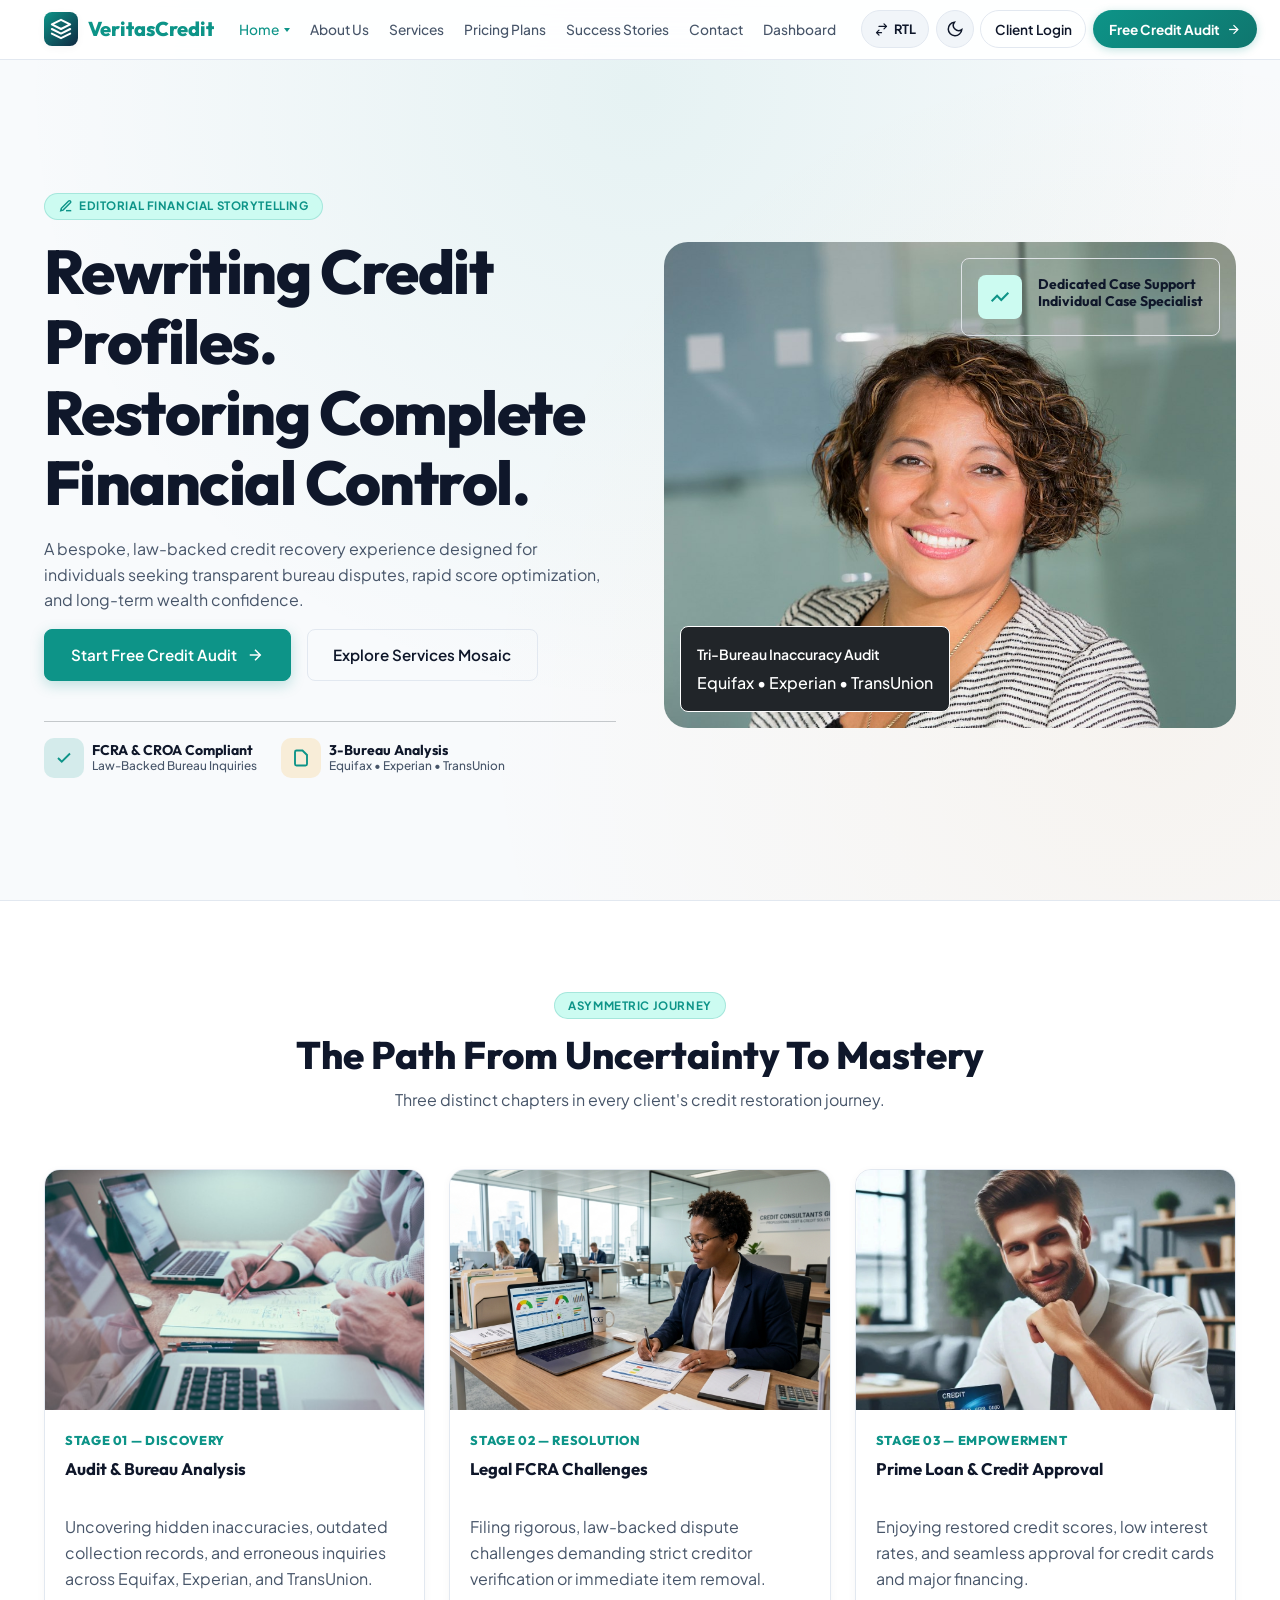
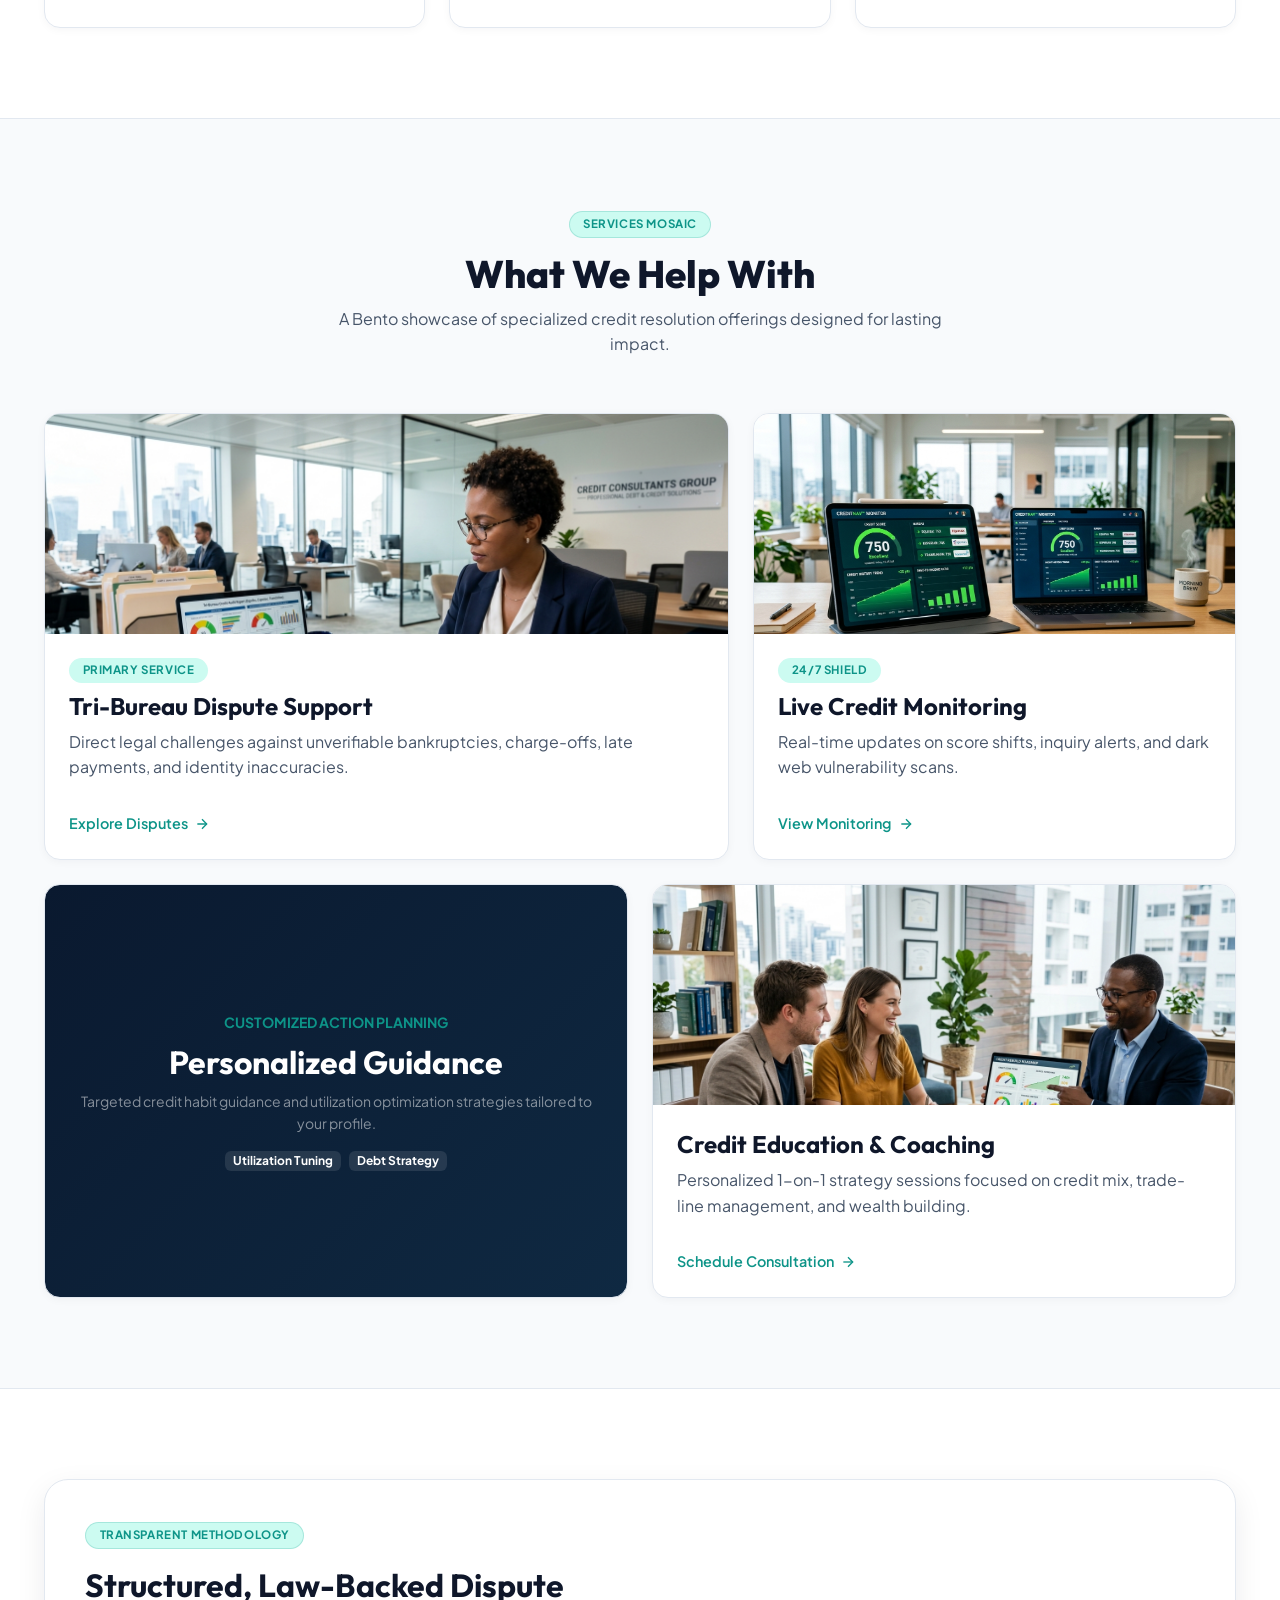
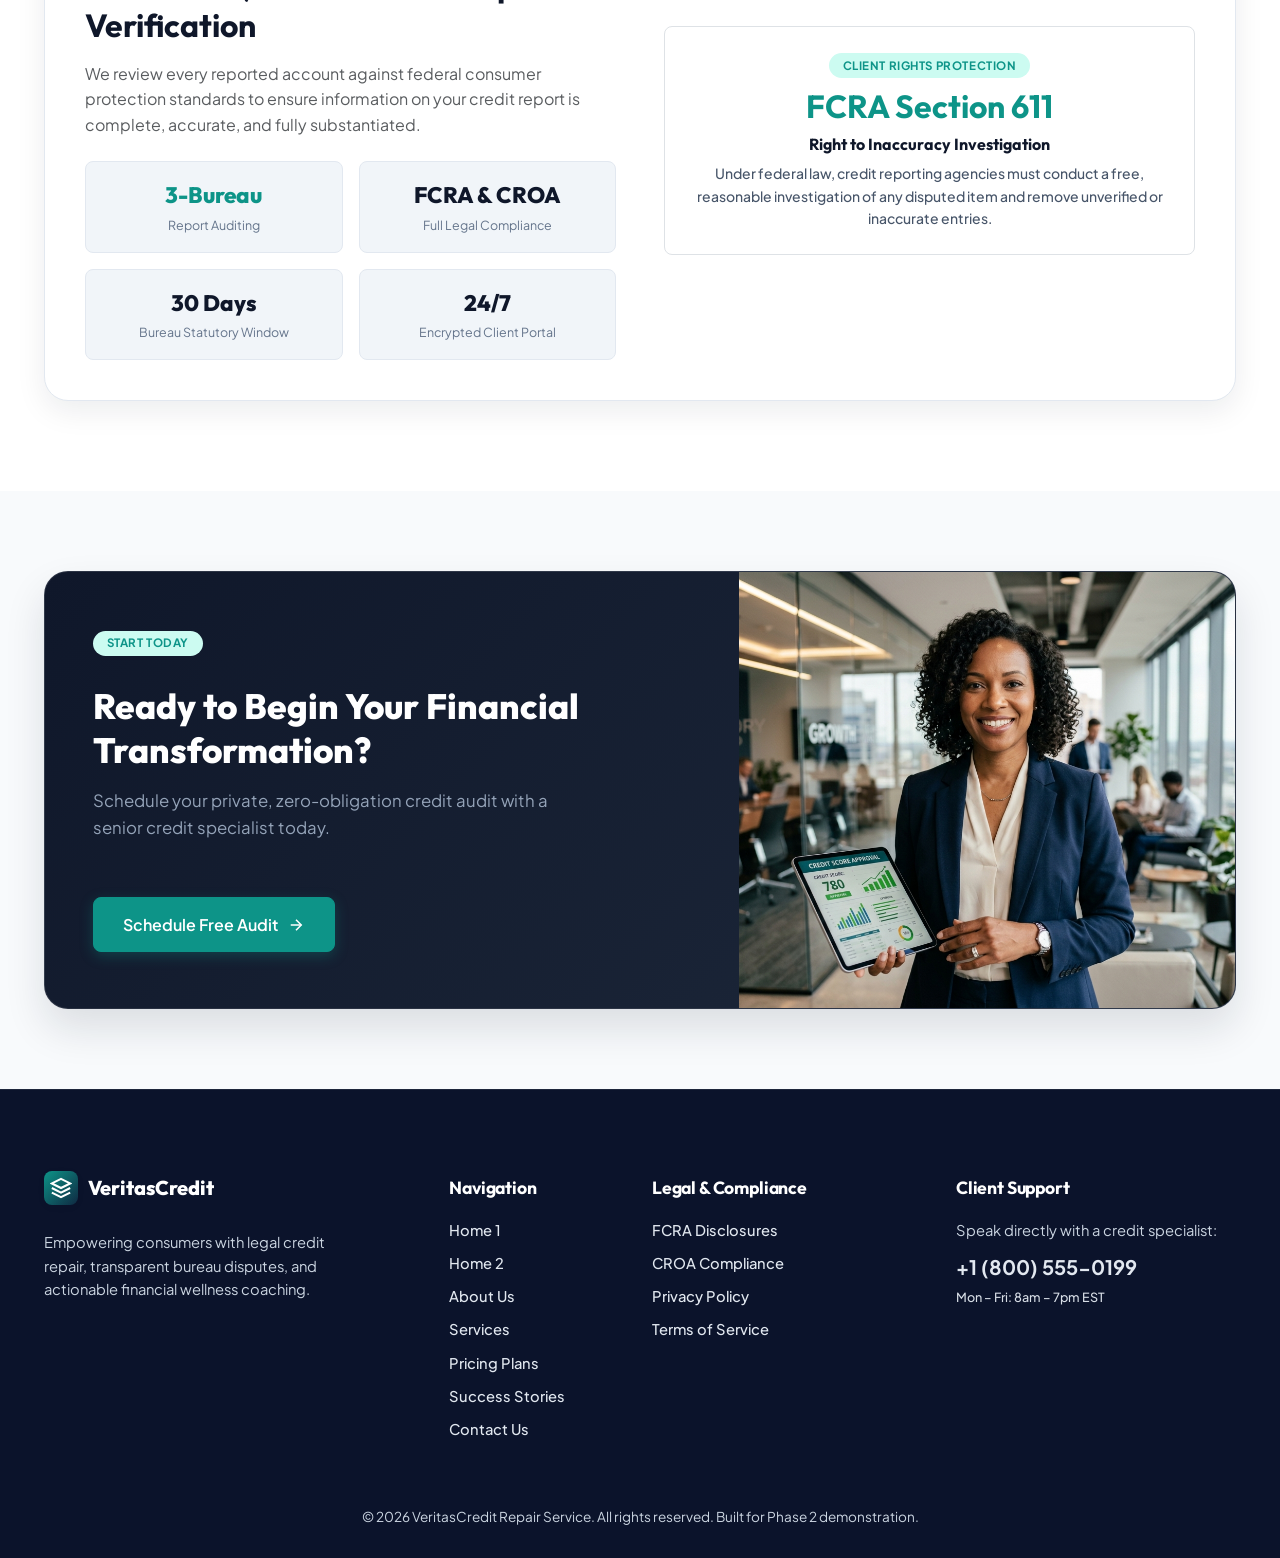
<file: home-2.html>
<!DOCTYPE html>
<html lang="en" dir="ltr" data-theme="light">
<head>
  <meta charset="UTF-8">
  <meta name="viewport" content="width=device-width, initial-scale=1.0">
  <title>Credit Repair Service | Home 2</title>
  <meta name="description" content="Editorial financial storytelling homepage. Understand, repair, and optimize your credit score with transparent FCRA disputes and expert financial coaching.">
  
  <!-- Favicon -->
  <link rel="icon" type="image/svg+xml" href="data:image/svg+xml,<svg xmlns='http://www.w3.org/2000/svg' viewBox='0 0 24 24' fill='%230D9488'><path d='M12 2L2 7l10 5 10-5-10-5zM2 17l10 5 10-5M2 12l10 5 10-5'/></svg>">

  <!-- Bootstrap 5 CSS -->
  <link href="https://cdn.jsdelivr.net/npm/bootstrap@5.3.3/dist/css/bootstrap.min.css" rel="stylesheet" integrity="sha384-QWTKZyjpPEjISv5WaRU9OFeRpok6YctnYmDr5pNlyT2bRjXh0JMhjY6hW+ALEwIH" crossorigin="anonymous">

  <!-- Custom Stylesheet System -->
  <link rel="stylesheet" href="assets/css/style.css">
  <link rel="stylesheet" href="assets/css/responsive.css">
</head>
<body>

  <!-- ==========================================================================
       ATTRACTIVE PAGE LOADER
       ========================================================================== -->
  <div id="page-loader" class="page-loader">
    <div class="loader-content">
      <div class="loader-spinner-wrap">
        <div class="loader-ring loader-ring-1"></div>
        <div class="loader-ring loader-ring-2"></div>
        <div class="loader-logo-box">
          <svg width="26" height="26" viewBox="0 0 24 24" fill="none" stroke="currentColor" stroke-width="2.2">
            <path d="M12 2L2 7l10 5 10-5-10-5z"></path>
            <path d="M2 17l10 5 10-5"></path>
            <path d="M2 12l10 5 10-5"></path>
          </svg>
        </div>
      </div>
      <div class="loader-text font-heading fw-bold">Veritas<span style="color: #2DD4BF;">Credit</span></div>
      <div class="loader-subtext">Optimizing Bureau Profiles...</div>
      <div class="loader-progress-bar">
        <div class="loader-progress-fill"></div>
      </div>
    </div>
  </div>

  <!-- ==========================================================================
       SHARED NAVBAR
       ========================================================================== -->
  <header class="header-navbar">
    <div class="container">
      <nav class="navbar navbar-expand-xl navbar-light p-0">
        
        <!-- Brand Logo -->
        <a class="navbar-brand navbar-brand-logo" href="index.html" id="nav-brand-logo">
          <div class="logo-icon-box">
            <svg width="22" height="22" viewBox="0 0 24 24" fill="none" stroke="currentColor" stroke-width="2.2" stroke-linecap="round" stroke-linejoin="round">
              <path d="M12 2L2 7l10 5 10-5-10-5z"></path>
              <path d="M2 17l10 5 10-5"></path>
              <path d="M2 12l10 5 10-5"></path>
            </svg>
          </div>
          <span>Veritas<span style="color: var(--brand-teal);">Credit</span></span>
        </a>

        <!-- Mobile Toggler -->
        <button class="navbar-toggler border-0 shadow-none p-2" type="button" data-bs-target="#navbarContent" aria-controls="navbarContent" aria-expanded="false" aria-label="Toggle navigation" id="mobile-nav-toggler">
          <svg width="24" height="24" viewBox="0 0 24 24" fill="none" stroke="currentColor" stroke-width="2">
            <line x1="3" y1="12" x2="21" y2="12"></line>
            <line x1="3" y1="6" x2="21" y2="6"></line>
            <line x1="3" y1="18" x2="21" y2="18"></line>
          </svg>
        </button>

        <!-- Navbar Menu & Controls -->
        <div class="collapse navbar-collapse" id="navbarContent">
          <!-- Main Links (Home 2 set as Active) -->
          <ul class="navbar-nav mx-auto align-items-lg-center">
            
            <!-- Home Dropdown -->
            <li class="nav-item dropdown">
              <a class="nav-link dropdown-toggle active" href="#" id="homeDropdown" role="button" data-bs-toggle="dropdown" aria-expanded="false">
                Home
              </a>
              <ul class="dropdown-menu dropdown-menu-custom" aria-labelledby="homeDropdown">
                <li><a class="dropdown-item" href="index.html" id="link-home1">Home 1</a></li>
                <li><a class="dropdown-item active" href="home-2.html" id="link-home2">Home 2</a></li>
              </ul>
            </li>

            <li class="nav-item"><a class="nav-link" href="about.html" id="link-about">About Us</a></li>
            <li class="nav-item"><a class="nav-link" href="services.html" id="link-services">Services</a></li>
            <li class="nav-item"><a class="nav-link" href="pricing.html" id="link-pricing">Pricing Plans</a></li>
            <li class="nav-item"><a class="nav-link" href="stories.html" id="link-stories">Success Stories</a></li>
            <li class="nav-item"><a class="nav-link" href="contact.html" id="link-contact">Contact</a></li>
            <li class="nav-item"><a class="nav-link" href="dashboard.html" id="link-dashboard">Dashboard</a></li>
          </ul>

          <!-- Controls & CTAs -->
          <div class="nav-controls-mobile">
            <div class="nav-controls-toggles">
              <!-- Direction Switcher (LTR / RTL) -->
              <button class="lang-switch-btn dir-toggle-btn" type="button" aria-label="Toggle Layout Direction" id="btn-rtl-toggle">
                <svg width="15" height="15" viewBox="0 0 24 24" fill="none" stroke="currentColor" stroke-width="2" stroke-linecap="round" stroke-linejoin="round">
                  <path d="M8 7h12m0 0l-4-4m4 4l-4 4m-4 6H4m0 0l4 4m-4-4l4-4"></path>
                </svg>
                <span class="dir-label">RTL</span>
              </button>

              <!-- Light/Dark Mode Switcher -->
              <button class="btn-icon-toggle theme-toggle-btn" type="button" aria-label="Toggle Dark/Light Mode" id="btn-theme-toggle">
                <svg width="17" height="17" viewBox="0 0 24 24" fill="none" stroke="currentColor" stroke-width="2">
                  <path d="M21 12.79A9 9 0 1 1 11.21 3 7 7 0 0 0 21 12.79z"/>
                </svg>
              </button>
            </div>

            <!-- Client Login Link -->
            <a href="login.html" class="btn-custom-outline-nav text-decoration-none" id="btn-nav-login">
              <span>Client Login</span>
            </a>

            <!-- Prominent Primary CTA -->
            <a href="contact.html" class="btn-custom-primary text-decoration-none" id="btn-nav-cta">
              <span>Free Credit Audit</span>
              <svg width="15" height="15" viewBox="0 0 24 24" fill="none" stroke="currentColor" stroke-width="2">
                <line x1="5" y1="12" x2="19" y2="12"></line>
                <polyline points="12 5 19 12 12 19"></polyline>
              </svg>
            </a>
          </div>

        </div>
      </nav>
    </div>
  </header>

  <!-- ==========================================================================
       SECTION 1 — EDITORIAL HERO (NEW ASYMMETRIC COMPOSITION)
       ========================================================================== -->
  <!-- ==========================================================================
       SECTION 1 — EDITORIAL SPLIT HERO (NEW DISTINCT COMPOSITION)
       ========================================================================== -->
  <section class="hero-editorial-section" id="hero">
    <div class="container">
      <div class="row align-items-center g-5">
        
        <!-- Left Editorial Text Content -->
        <div class="col-lg-6">
          <div class="badge-eyebrow mb-3">
            <svg width="14" height="14" viewBox="0 0 24 24" fill="none" stroke="currentColor" stroke-width="2.5">
              <path d="M12 20h9"></path>
              <path d="M16.5 3.5a2.121 2.121 0 0 1 3 3L7 19l-4 1 1-4L16.5 3.5z"></path>
            </svg>
            EDITORIAL FINANCIAL STORYTELLING
          </div>

          <h1 class="hero-editorial-display-title">
            Rewriting Credit Profiles. <br>
            <span class="text-gradient">Restoring Complete Financial Control.</span>
          </h1>

          <p class="hero-subtitle">
            A bespoke, law-backed credit recovery experience designed for individuals seeking transparent bureau disputes, rapid score optimization, and long-term wealth confidence.
          </p>

          <div class="hero-actions">
            <a href="#story" class="btn-custom-primary" id="btn-hero-primary">
              <span>Start Free Credit Audit</span>
              <svg width="18" height="18" viewBox="0 0 24 24" fill="none" stroke="currentColor" stroke-width="2">
                <line x1="5" y1="12" x2="19" y2="12"></line>
                <polyline points="12 5 19 12 12 19"></polyline>
              </svg>
            </a>

            <a href="#bento" class="btn-custom-secondary" id="btn-hero-secondary">
              <span>Explore Services Mosaic</span>
            </a>
          </div>

          <!-- Editorial Trust Highlights -->
          <div class="hero-trust-highlights pt-3 border-top border-secondary-subtle">
            <div class="d-flex flex-wrap align-items-center gap-3 gap-lg-4">
              <div class="hero-trust-item d-flex align-items-center gap-2">
                <div class="trust-badge-icon bg-teal-subtle text-teal flex-shrink-0">
                  <svg width="18" height="18" viewBox="0 0 24 24" fill="none" stroke="currentColor" stroke-width="2.5"><polyline points="20 6 9 17 4 12"></polyline></svg>
                </div>
                <div class="trust-badge-text">
                  <div class="fw-bold text-main font-heading small mb-0 text-nowrap">FCRA & CROA Compliant</div>
                  <div class="text-subtle extra-small text-nowrap">Law-Backed Bureau Inquiries</div>
                </div>
              </div>

              <div class="hero-trust-item d-flex align-items-center gap-2">
                <div class="trust-badge-icon bg-gold-subtle text-gold flex-shrink-0">
                  <svg width="18" height="18" viewBox="0 0 24 24" fill="none" stroke="currentColor" stroke-width="2.5"><path d="M14 2H6a2 2 0 0 0-2 2v16a2 2 0 0 0 2 2h12a2 2 0 0 0 2-2V8z"></path></svg>
                </div>
                <div class="trust-badge-text">
                  <div class="fw-bold text-main font-heading small mb-0 text-nowrap">3-Bureau Analysis</div>
                  <div class="text-subtle extra-small text-nowrap">Equifax • Experian • TransUnion</div>
                </div>
              </div>
            </div>
          </div>
        </div>

        <!-- Right Composite Editorial Visual Showcase -->
        <div class="col-lg-6">
          <div class="hero-image-wrapper border-0 bg-transparent shadow-none position-relative">
            <img src="assets/images/home2/hero-editorial.jpg" alt="Credit specialist reviewing credit report with client" class="hero-editorial-center-img rounded-4 shadow-lg" id="img-hero-h2">
            
            <!-- Top Right Bureau Review Badge -->
            <div class="position-absolute top-0 end-0 m-3 p-3 bg-card border rounded-3 shadow-md d-flex align-items-center gap-3 hero-editorial-badge-top">
              <div class="float-icon bg-emerald-subtle text-emerald flex-shrink-0">
                <svg width="20" height="20" viewBox="0 0 24 24" fill="none" stroke="currentColor" stroke-width="2.5"><polyline points="22 7 13.5 15.5 8.5 10.5 2 17"></polyline></svg>
              </div>
              <div>
                <div class="fw-bold text-main font-heading small mb-0">Dedicated Case Support</div>
                <div class="text-emerald small font-heading fw-bold">Individual Case Specialist</div>
              </div>
            </div>

            <!-- Bottom Left Tri-Bureau Float Badge -->
            <div class="position-absolute bottom-0 start-0 m-3 p-3 bg-dark bg-opacity-85 text-white backdrop-blur border border-white border-opacity-15 rounded-3 shadow-md hero-editorial-badge-bottom">
              <div class="small fw-semibold mb-1">Tri-Bureau Inaccuracy Audit</div>
              <div class="extra-small text-white fw-medium">Equifax • Experian • TransUnion</div>
            </div>
          </div>
        </div>

      </div>
    </div>
  </section>

  <!-- ==========================================================================
       SECTION 2 — THE CREDIT STORY (ASYMMETRIC STORYTELLING)
       ========================================================================== -->
  <section class="story-section" id="story">
    <div class="container">
      
      <!-- Section Header -->
      <div class="section-header-block">
        <div class="badge-eyebrow">ASYMMETRIC JOURNEY</div>
        <h2>The Path From Uncertainty To Mastery</h2>
        <p>Three distinct chapters in every client's credit restoration journey.</p>
      </div>

      <!-- 3 Asymmetric Story Cards -->
      <div class="row g-4">
        
        <!-- Story Card 1 -->
        <div class="col-lg-4 col-md-6">
          <div class="story-card-item">
            <div class="story-img-wrap">
              <img src="assets/images/home2/story-1.jpg" alt="Client discovering credit errors" class="story-img" id="img-story-1">
            </div>
            <div class="story-card-body">
              <div class="story-stage-tag">STAGE 01 — DISCOVERY</div>
              <h4 class="font-heading">Audit & Bureau Analysis</h4>
              <p>Uncovering hidden inaccuracies, outdated collection records, and erroneous inquiries across Equifax, Experian, and TransUnion.</p>
            </div>
          </div>
        </div>

        <!-- Story Card 2 -->
        <div class="col-lg-4 col-md-6">
          <div class="story-card-item">
            <div class="story-img-wrap">
              <img src="assets/images/home2/story-2.jpg" alt="FCRA legal dispute consultation" class="story-img" id="img-story-2">
            </div>
            <div class="story-card-body">
              <div class="story-stage-tag">STAGE 02 — RESOLUTION</div>
              <h4 class="font-heading">Legal FCRA Challenges</h4>
              <p>Filing rigorous, law-backed dispute challenges demanding strict creditor verification or immediate item removal.</p>
            </div>
          </div>
        </div>

        <!-- Story Card 3 -->
        <div class="col-lg-4 col-md-6 mx-auto">
          <div class="story-card-item">
            <div class="story-img-wrap">
              <img src="assets/images/home2/story-3.jpg" alt="Client approved for new credit card and financing" class="story-img" id="img-story-3">
            </div>
            <div class="story-card-body">
              <div class="story-stage-tag">STAGE 03 — EMPOWERMENT</div>
              <h4 class="font-heading">Prime Loan & Credit Approval</h4>
              <p>Enjoying restored credit scores, low interest rates, and seamless approval for credit cards and major financing.</p>
            </div>
          </div>
        </div>

      </div>

    </div>
  </section>

  <!-- ==========================================================================
       SECTION 3 — WHAT WE HELP WITH (BENTO GRID MOSAIC)
       ========================================================================== -->
  <section class="bento-section" id="bento">
    <div class="container">
      
      <!-- Section Header -->
      <div class="section-header-block">
        <div class="badge-eyebrow">SERVICES MOSAIC</div>
        <h2>What We Help With</h2>
        <p>A Bento showcase of specialized credit resolution offerings designed for lasting impact.</p>
      </div>

      <!-- Bento Grid Layout -->
      <div class="bento-grid">
        
        <!-- Tile 1: Large Featured (Dispute Support) -->
        <div class="bento-tile bento-tile-large">
          <div class="bento-tile-img-wrap">
            <img src="assets/images/home2/bento-dispute.jpg" alt="Dispute analysis paperwork" class="bento-tile-img" id="img-bento-1">
          </div>
          <div class="bento-tile-body">
            <div class="badge-eyebrow bg-teal-subtle text-teal border-0 w-auto mb-2">PRIMARY SERVICE</div>
            <h3 class="font-heading fs-4 fw-bold">Tri-Bureau Dispute Support</h3>
            <p>Direct legal challenges against unverifiable bankruptcies, charge-offs, late payments, and identity inaccuracies.</p>
            <a href="#" class="service-card-link mt-auto" id="link-bento-1">
              <span>Explore Disputes</span>
              <svg width="16" height="16" viewBox="0 0 24 24" fill="none" stroke="currentColor" stroke-width="2"><line x1="5" y1="12" x2="19" y2="12"></line><polyline points="12 5 19 12 12 19"></polyline></svg>
            </a>
          </div>
        </div>

        <!-- Tile 2: Tall Feature (Credit Monitoring) -->
        <div class="bento-tile bento-tile-tall">
          <div class="bento-tile-img-wrap" style="height: 220px;">
            <img src="assets/images/home2/bento-monitoring.jpg" alt="Mobile credit monitoring dashboard" class="bento-tile-img" id="img-bento-2">
          </div>
          <div class="bento-tile-body">
            <div class="badge-eyebrow bg-teal-subtle text-teal border-0 w-auto mb-2">24/7 SHIELD</div>
            <h3 class="font-heading fs-4 fw-bold">Live Credit Monitoring</h3>
            <p>Real-time updates on score shifts, inquiry alerts, and dark web vulnerability scans.</p>
            <a href="#" class="service-card-link mt-auto" id="link-bento-2">
              <span>View Monitoring</span>
              <svg width="16" height="16" viewBox="0 0 24 24" fill="none" stroke="currentColor" stroke-width="2"><line x1="5" y1="12" x2="19" y2="12"></line><polyline points="12 5 19 12 12 19"></polyline></svg>
            </a>
          </div>
        </div>

        <!-- Tile 3: Action Planning Tile -->
        <div class="bento-tile bento-tile-stat">
          <div class="bento-tile-body justify-content-center text-center py-4">
            <span class="text-uppercase tracking-wider small text-teal fw-bold">CUSTOMIZED ACTION PLANNING</span>
            <div class="fs-2 fw-bold my-2 text-white font-heading">Personalized Guidance</div>
            <p class="text-white-50 small mb-3">Targeted credit habit guidance and utilization optimization strategies tailored to your profile.</p>
            <div class="d-flex justify-content-center gap-2">
              <span class="badge bg-white bg-opacity-10 text-white border-0 extra-small">Utilization Tuning</span>
              <span class="badge bg-white bg-opacity-10 text-white border-0 extra-small">Debt Strategy</span>
            </div>
          </div>
        </div>

        <!-- Tile 4: Medium Feature (Financial Coaching) -->
        <div class="bento-tile bento-tile-medium">
          <div class="bento-tile-img-wrap">
            <img src="assets/images/home2/bento-coaching.jpg" alt="Credit specialist one on one session" class="bento-tile-img" id="img-bento-4">
          </div>
          <div class="bento-tile-body">
            <h3 class="font-heading fs-4 fw-bold">Credit Education & Coaching</h3>
            <p>Personalized 1-on-1 strategy sessions focused on credit mix, trade-line management, and wealth building.</p>
            <a href="services.html#financial-coaching" class="service-card-link mt-auto" id="link-bento-4">
              <span>Schedule Consultation</span>
              <svg width="16" height="16" viewBox="0 0 24 24" fill="none" stroke="currentColor" stroke-width="2"><line x1="5" y1="12" x2="19" y2="12"></line><polyline points="12 5 19 12 12 19"></polyline></svg>
            </a>
          </div>
        </div>

      </div>

    </div>
  </section>

  <!-- ==========================================================================
       SECTION 4 — HOW DISPUTES WORK (TRANSPARENT FRAMEWORK)
       ========================================================================== -->
  <section class="editorial-progress-section" id="progress">
    <div class="container">
      
      <div class="editorial-progress-box">
        <div class="row align-items-center g-5">
          
          <div class="col-lg-6">
            <div class="badge-eyebrow">TRANSPARENT METHODOLOGY</div>
            <h2 class="font-heading fw-bold fs-2 mb-3">Structured, Law-Backed Dispute Verification</h2>
            <p class="text-muted mb-4">
              We review every reported account against federal consumer protection standards to ensure information on your credit report is complete, accurate, and fully substantiated.
            </p>

            <div class="row g-3">
              <div class="col-6">
                <div class="progress-stat-pill">
                  <div class="stat-number text-teal">3-Bureau</div>
                  <div class="stat-desc">Report Auditing</div>
                </div>
              </div>
              <div class="col-6">
                <div class="progress-stat-pill">
                  <div class="stat-number">FCRA & CROA</div>
                  <div class="stat-desc">Full Legal Compliance</div>
                </div>
              </div>
              <div class="col-6">
                <div class="progress-stat-pill">
                  <div class="stat-number">30 Days</div>
                  <div class="stat-desc">Bureau Statutory Window</div>
                </div>
              </div>
              <div class="col-6">
                <div class="progress-stat-pill">
                  <div class="stat-number">24/7</div>
                  <div class="stat-desc">Encrypted Client Portal</div>
                </div>
              </div>
            </div>
          </div>

          <div class="col-lg-6 text-center">
            <div class="p-4 rounded-3 border bg-surface">
              <div class="badge-eyebrow bg-teal-subtle text-teal border-0 mb-2">CLIENT RIGHTS PROTECTION</div>
              <div class="fs-2 fw-bold text-teal font-heading">FCRA Section 611</div>
              <div class="fw-bold text-main font-heading mt-2">Right to Inaccuracy Investigation</div>
              <p class="text-subtle small mt-2 mb-0">Under federal law, credit reporting agencies must conduct a free, reasonable investigation of any disputed item and remove unverified or inaccurate entries.</p>
            </div>
          </div>

        </div>
      </div>

    </div>
  </section>

  <!-- ==========================================================================
       SECTION 5 — FINAL CTA
       ========================================================================== -->
  <section class="cta-section" id="cta">
    <div class="container">
      <div class="cta-box">
        <div class="row align-items-center g-0">
          
          <div class="col-lg-7">
            <div class="cta-content">
              <div class="badge-eyebrow bg-teal-subtle text-teal border-0">START TODAY</div>
              <h2>Ready to Begin Your Financial Transformation?</h2>
              <p>Schedule your private, zero-obligation credit audit with a senior credit specialist today.</p>
              <a href="#contact" class="btn-custom-gold" id="btn-cta-editorial">
                <span>Schedule Free Audit</span>
                <svg width="18" height="18" viewBox="0 0 24 24" fill="none" stroke="currentColor" stroke-width="2">
                  <line x1="5" y1="12" x2="19" y2="12"></line>
                  <polyline points="12 5 19 12 12 19"></polyline>
                </svg>
              </a>
            </div>
          </div>

          <div class="col-lg-5">
            <div class="cta-img-wrap">
              <img src="assets/images/home2/cta-editorial.jpg" alt="Happy family celebrating financial success" class="cta-img" id="img-cta-h2">
            </div>
          </div>

        </div>
      </div>
    </div>
  </section>

  <!-- ==========================================================================
       FOOTER
       ========================================================================== -->
  <footer class="site-footer">
    <div class="container">
      <div class="row g-4">
        
        <div class="col-lg-4 col-md-6">
          <div class="footer-brand">
            <a class="navbar-brand-logo mb-3" href="index.html">
              <div class="logo-icon-box">
                <svg width="22" height="22" viewBox="0 0 24 24" fill="none" stroke="currentColor" stroke-width="2.2">
                  <path d="M12 2L2 7l10 5 10-5-10-5z"></path>
                  <path d="M2 17l10 5 10-5"></path>
                  <path d="M2 12l10 5 10-5"></path>
                </svg>
              </div>
              <span>Veritas<span style="color: var(--brand-teal);">Credit</span></span>
            </a>
            <p>Empowering consumers with legal credit repair, transparent bureau disputes, and actionable financial wellness coaching.</p>
          </div>
        </div>

        <div class="col-lg-2 col-md-6">
          <h4 class="footer-heading">Navigation</h4>
          <ul class="footer-links">
            <li><a href="index.html">Home 1</a></li>
            <li><a href="home-2.html">Home 2</a></li>
            <li><a href="about.html">About Us</a></li>
            <li><a href="services.html">Services</a></li>
            <li><a href="pricing.html">Pricing Plans</a></li>
            <li><a href="stories.html">Success Stories</a></li>
            <li><a href="contact.html">Contact Us</a></li>
          </ul>
        </div>

        <div class="col-lg-3 col-md-6">
          <h4 class="footer-heading">Legal & Compliance</h4>
          <ul class="footer-links">
            <li><a href="#">FCRA Disclosures</a></li>
            <li><a href="#">CROA Compliance</a></li>
            <li><a href="#">Privacy Policy</a></li>
            <li><a href="#">Terms of Service</a></li>
          </ul>
        </div>

        <div class="col-lg-3 col-md-6">
          <h4 class="footer-heading">Client Support</h4>
          <p class="small text-muted mb-2">Speak directly with a credit specialist:</p>
          <div class="fw-bold text-main fs-5 mb-1">+1 (800) 555-0199</div>
          <div class="small text-subtle">Mon – Fri: 8am – 7pm EST</div>
        </div>

      </div>

      <div class="footer-bottom text-center">
        <p class="mb-0">© 2026 VeritasCredit Repair Service. All rights reserved. Built for Phase 2 demonstration.</p>
      </div>
    </div>
  </footer>

  <!-- Back to Top Button -->
  <button class="back-to-top" aria-label="Back to top" id="btn-back-to-top">
    <svg width="20" height="20" viewBox="0 0 24 24" fill="none" stroke="currentColor" stroke-width="2.5">
      <polyline points="18 15 12 9 6 15"></polyline>
    </svg>
  </button>

  <!-- Bootstrap 5 JS Bundle -->
  <script src="https://cdn.jsdelivr.net/npm/bootstrap@5.3.3/dist/js/bootstrap.bundle.min.js" integrity="sha384-YvpcrYf0tY3lHB60NNkmXc5s9fDVZLESaAA55NDzOxhy9GkcIdslK1eN7N6jIeHz" crossorigin="anonymous"></script>

  <!-- Main Custom Application JS -->
  <script src="assets/js/main.js"></script>

</body>
</html>
</file>
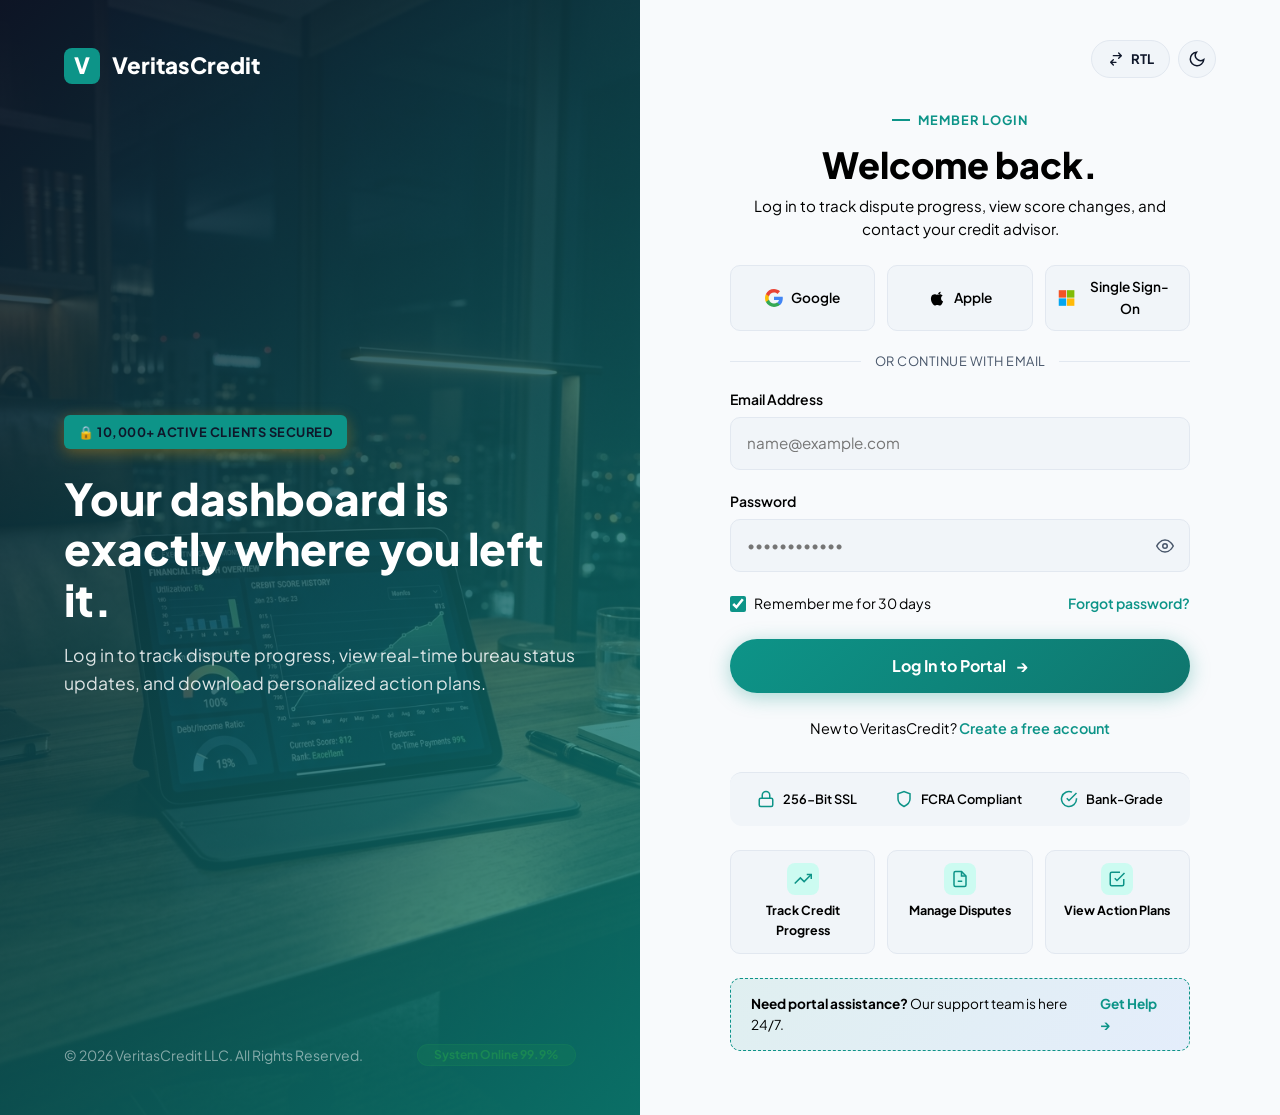
<file: login.html>
<!DOCTYPE html>
<html lang="en" data-theme="dark" dir="ltr">
<head>
  <meta charset="UTF-8">
  <meta name="viewport" content="width=device-width, initial-scale=1.0">
  <title>Client Portal Login | VeritasCredit Repair Service</title>
  <meta name="description" content="Secure client login for VeritasCredit Repair Service. Access your credit progress, dispute status, action plans, and secure document vault.">
  
  <!-- Favicon -->
  <link rel="icon" type="image/svg+xml" href="data:image/svg+xml,<svg xmlns='http://www.w3.org/2000/svg' viewBox='0 0 24 24' fill='%230D9488'><path d='M12 2L2 7l10 5 10-5-10-5zM2 17l10 5 10-5M2 12l10 5 10-5'/></svg>">
  
  <!-- Google Fonts -->
  <link rel="preconnect" href="https://fonts.googleapis.com">
  <link rel="preconnect" href="https://fonts.gstatic.com" crossorigin>
  <link href="https://fonts.googleapis.com/css2?family=Inter:wght@300;400;500;600;700;800&family=Space+Grotesk:wght@500;600;700&display=swap" rel="stylesheet">
  
  <!-- Vendor CSS -->
  <link rel="stylesheet" href="https://cdn.jsdelivr.net/npm/bootstrap@5.3.3/dist/css/bootstrap.min.css">
  
  <!-- Custom CSS -->
  <link rel="stylesheet" href="assets/css/style.css">
  <link rel="stylesheet" href="assets/css/responsive.css">
</head>
<body class="auth-page-wrapper">

  <!-- Main Auth Split Layout Container -->
  <div class="auth-split-container" id="auth-split-container">
    
    <!-- ==========================================================================
         SECTION 1 — LOGIN HERO (SPLIT LAYOUT visual side)
         ========================================================================== -->
    <div class="auth-hero-panel" id="auth-hero-panel" style="background-image: url('assets/images/auth/login-hero.jpg');">
      <div class="auth-hero-content">
        <!-- Top Brand Header -->
        <div class="auth-hero-header">
          <a href="index.html" class="auth-brand-logo" title="Back to VeritasCredit Home">
            <span class="logo-icon">V</span>
            <span>VeritasCredit</span>
          </a>
        </div>

        <!-- Hero Body Content -->
        <div class="auth-hero-body">
          <div class="auth-hero-badge" id="hero-badge-text">
            <span>🔒 10,000+ Active Clients Secured</span>
          </div>
          <h1 class="auth-hero-title" id="hero-title-text">
            Your dashboard is exactly where you left it.
          </h1>
          <p class="auth-hero-desc" id="hero-desc-text">
            Log in to track dispute progress, view real-time bureau status updates, and download personalized action plans.
          </p>
        </div>

        <!-- Hero Footer -->
        <div class="auth-hero-footer d-flex align-items-center justify-content-between">
          <span class="text-white-50 small">© 2026 VeritasCredit LLC. All Rights Reserved.</span>
          <span class="badge bg-success bg-opacity-25 text-success border border-success border-opacity-25 rounded-pill px-3 py-1 small">
            System Online 99.9%
          </span>
        </div>
      </div>
    </div>

    <!-- ==========================================================================
         FORM PANEL (Login & Register Controls side)
         ========================================================================== -->
    <div class="auth-form-panel">
      
      <!-- Top Navigation & Controls Bar -->
      <div class="auth-top-bar">
        <div class="auth-top-controls d-flex align-items-center gap-2">
          <!-- Direction Switcher (LTR / RTL) -->
          <button class="lang-switch-btn dir-toggle-btn" type="button" aria-label="Toggle Layout Direction" id="btn-rtl-toggle">
            <svg width="16" height="16" viewBox="0 0 24 24" fill="none" stroke="currentColor" stroke-width="2" stroke-linecap="round" stroke-linejoin="round">
              <path d="M8 7h12m0 0l-4-4m4 4l-4 4m-4 6H4m0 0l4 4m-4-4l4-4"></path>
            </svg>
            <span class="dir-label">RTL</span>
          </button>

          <!-- Light/Dark Mode Switcher -->
          <button class="btn-icon-toggle theme-toggle-btn" type="button" aria-label="Toggle Dark/Light Mode" id="btn-theme-toggle">
            <svg width="18" height="18" viewBox="0 0 24 24" fill="none" stroke="currentColor" stroke-width="2">
              <path d="M21 12.79A9 9 0 1 1 11.21 3 7 7 0 0 0 21 12.79z"/>
            </svg>
          </button>
        </div>
      </div>

      <div class="auth-form-inner my-auto">
        
        <!-- ==========================================================================
             SECTION 2 — LOGIN FORM VIEW
             ========================================================================== -->
        <div id="login-form-view">
          <div class="text-center auth-header-wrap mb-4">
            <div class="auth-eyebrow justify-content-center">MEMBER LOGIN</div>
            <h2 class="auth-title">Welcome back.</h2>
            <p class="auth-subtitle mb-0">Log in to track dispute progress, view score changes, and contact your credit advisor.</p>
          </div>

          <!-- Social Sign-in Options -->
          <div class="auth-social-buttons mb-3">
            <button type="button" class="btn-auth-social" id="btn-google-login" title="Continue with Google">
              <svg width="18" height="18" viewBox="0 0 24 24">
                <path fill="#4285F4" d="M23.745 12.27c0-.7-.06-1.4-.19-2.07H12v4.51h6.6c-.29 1.52-1.14 2.82-2.4 3.68v3.05h3.88c2.27-2.09 3.665-5.17 3.665-9.17z"/>
                <path fill="#34A853" d="M12 24c3.24 0 5.95-1.08 7.93-2.91l-3.88-3.05c-1.08.72-2.45 1.16-4.05 1.16-3.12 0-5.77-2.1-6.72-4.93H1.25v3.15C3.26 21.36 7.33 24 12 24z"/>
                <path fill="#FBBC05" d="M5.28 14.27c-.25-.72-.38-1.49-.38-2.27s.13-1.55.38-2.27V6.58H1.25C.45 8.18 0 9.98 0 12s.45 3.82 1.25 5.42l4.03-3.15z"/>
                <path fill="#EA4335" d="M12 4.75c1.77 0 3.35.61 4.6 1.8l3.42-3.42C17.95 1.19 15.24 0 12 0 7.33 0 3.26 2.64 1.25 6.58l4.03 3.15c.95-2.83 3.6-4.98 6.72-4.98z"/>
              </svg>
              <span>Google</span>
            </button>
            <button type="button" class="btn-auth-social" id="btn-apple-login" title="Continue with Apple">
              <svg width="18" height="18" viewBox="0 0 24 24" fill="currentColor">
                <path d="M18.71 19.5c-.83 1.24-1.71 2.45-3.05 2.47-1.34.03-1.77-.79-3.29-.79-1.53 0-2 .77-3.27.82-1.31.05-2.3-1.32-3.14-2.53C4.25 17 2.94 12.45 4.7 9.39c.87-1.52 2.43-2.48 4.12-2.51 1.28-.02 2.5.87 3.29.87.78 0 2.26-1.07 3.81-.91.65.03 2.47.26 3.64 1.98-.09.06-2.17 1.28-2.15 3.81.03 3.02 2.65 4.03 2.68 4.04-.03.07-.42 1.44-1.38 2.83M15.97 6.37c.62-.75 1.04-1.8 0.92-2.85-.9.04-2 .6-2.65 1.35-.58.66-1.08 1.73-.95 2.76.99.08 2.05-.51 2.68-1.26z"/>
              </svg>
              <span>Apple</span>
            </button>
            <button type="button" class="btn-auth-social" id="btn-ms-login" title="Continue with Microsoft">
              <svg width="18" height="18" viewBox="0 0 23 23">
                <path fill="#f35325" d="M1 1h10v10H1z"/>
                <path fill="#81bc06" d="M12 1h10v10H12z"/>
                <path fill="#05a6f0" d="M1 12h10v10H1z"/>
                <path fill="#ffba08" d="M12 12h10v10H12z"/>
              </svg>
              <span>Single Sign-On</span>
            </button>
          </div>

          <!-- Divider -->
          <div class="auth-divider mb-3">
            <span>or continue with email</span>
          </div>

          <form id="login-form-element">
            <!-- Field: Email -->
            <div class="auth-form-group">
              <label for="login-email" class="auth-label">Email Address</label>
              <div class="auth-input-wrapper">
                <input type="email" id="login-email" class="auth-input" placeholder="name@example.com" required autocomplete="email">
              </div>
            </div>

            <!-- Field: Password -->
            <div class="auth-form-group">
              <label for="login-password" class="auth-label">Password</label>
              <div class="auth-input-wrapper">
                <input type="password" id="login-password" class="auth-input" placeholder="••••••••••••" required autocomplete="current-password">
                <button type="button" class="password-toggle-btn" aria-label="Toggle password visibility">
                  <svg width="18" height="18" viewBox="0 0 24 24" fill="none" stroke="currentColor" stroke-width="2"><path d="M1 12s4-8 11-8 11 8 11 8-4 8-11 8-11-8-11-8z"/><circle cx="12" cy="12" r="3"/></svg>
                </button>
              </div>
            </div>

            <!-- Row: Remember me & Forgot password -->
            <div class="auth-row-options">
              <label class="auth-checkbox-label">
                <input type="checkbox" id="login-remember" checked>
                <span>Remember me for 30 days</span>
              </label>
              <a href="#" class="auth-forgot-link">Forgot password?</a>
            </div>

            <!-- Field: Submit CTA -->
            <button type="submit" class="btn-auth-submit" id="btn-login-submit">
              Log In to Portal <span>→</span>
            </button>
          </form>

          <div class="auth-toggle-footer text-center">
            New to VeritasCredit? <a href="#register" class="auth-view-toggle fw-semibold" data-target-mode="register">Create a free account</a>
          </div>
        </div>

        <!-- ==========================================================================
             REGISTER FORM VIEW
             ========================================================================== -->
        <div id="register-form-view" style="display: none;">
          <div class="text-center auth-header-wrap mb-4">
            <div class="auth-eyebrow justify-content-center">CREATE ACCOUNT</div>
            <h2 class="auth-title">Start your streak today.</h2>
            <p class="auth-subtitle mb-0">Free to create. Your dashboard tracks disputes, bureau responses, and action plans from day one.</p>
          </div>

          <!-- Social Sign-in Options -->
          <div class="auth-social-buttons mb-3">
            <button type="button" class="btn-auth-social" id="btn-google-reg" title="Sign up with Google">
              <svg width="18" height="18" viewBox="0 0 24 24">
                <path fill="#4285F4" d="M23.745 12.27c0-.7-.06-1.4-.19-2.07H12v4.51h6.6c-.29 1.52-1.14 2.82-2.4 3.68v3.05h3.88c2.27-2.09 3.665-5.17 3.665-9.17z"/>
                <path fill="#34A853" d="M12 24c3.24 0 5.95-1.08 7.93-2.91l-3.88-3.05c-1.08.72-2.45 1.16-4.05 1.16-3.12 0-5.77-2.1-6.72-4.93H1.25v3.15C3.26 21.36 7.33 24 12 24z"/>
                <path fill="#FBBC05" d="M5.28 14.27c-.25-.72-.38-1.49-.38-2.27s.13-1.55.38-2.27V6.58H1.25C.45 8.18 0 9.98 0 12s.45 3.82 1.25 5.42l4.03-3.15z"/>
                <path fill="#EA4335" d="M12 4.75c1.77 0 3.35.61 4.6 1.8l3.42-3.42C17.95 1.19 15.24 0 12 0 7.33 0 3.26 2.64 1.25 6.58l4.03 3.15c.95-2.83 3.6-4.98 6.72-4.98z"/>
              </svg>
              <span>Google</span>
            </button>
            <button type="button" class="btn-auth-social" id="btn-apple-reg" title="Sign up with Apple">
              <svg width="18" height="18" viewBox="0 0 24 24" fill="currentColor">
                <path d="M18.71 19.5c-.83 1.24-1.71 2.45-3.05 2.47-1.34.03-1.77-.79-3.29-.79-1.53 0-2 .77-3.27.82-1.31.05-2.3-1.32-3.14-2.53C4.25 17 2.94 12.45 4.7 9.39c.87-1.52 2.43-2.48 4.12-2.51 1.28-.02 2.5.87 3.29.87.78 0 2.26-1.07 3.81-.91.65.03 2.47.26 3.64 1.98-.09.06-2.17 1.28-2.15 3.81.03 3.02 2.65 4.03 2.68 4.04-.03.07-.42 1.44-1.38 2.83M15.97 6.37c.62-.75 1.04-1.8 0.92-2.85-.9.04-2 .6-2.65 1.35-.58.66-1.08 1.73-.95 2.76.99.08 2.05-.51 2.68-1.26z"/>
              </svg>
              <span>Apple</span>
            </button>
          </div>

          <!-- Divider -->
          <div class="auth-divider mb-3">
            <span>or register with email</span>
          </div>

          <form id="register-form-element">
            <!-- Full Name -->
            <div class="auth-form-group">
              <label for="reg-fullname" class="auth-label">Full Name</label>
              <div class="auth-input-wrapper">
                <input type="text" id="reg-fullname" class="auth-input" placeholder="Alexander Wright" required>
              </div>
            </div>

            <!-- Email -->
            <div class="auth-form-group">
              <label for="reg-email" class="auth-label">Email Address</label>
              <div class="auth-input-wrapper">
                <input type="email" id="reg-email" class="auth-input" placeholder="name@example.com" required>
              </div>
            </div>

            <!-- Password -->
            <div class="auth-form-group">
              <label for="reg-password" class="auth-label">Create Password</label>
              <div class="auth-input-wrapper">
                <input type="password" id="reg-password" class="auth-input" placeholder="••••••••••••" required>
                <button type="button" class="password-toggle-btn" aria-label="Toggle password visibility">
                  <svg width="18" height="18" viewBox="0 0 24 24" fill="none" stroke="currentColor" stroke-width="2"><path d="M1 12s4-8 11-8 11 8 11 8-4 8-11 8-11-8-11-8z"/><circle cx="12" cy="12" r="3"/></svg>
                </button>
              </div>
            </div>

            <!-- Membership Plan selection -->
            <div class="auth-form-group">
              <label for="reg-plan" class="auth-label">Target Credit Goal / Plan</label>
              <div class="auth-input-wrapper">
                <select id="reg-plan" class="auth-input">
                  <option value="accelerated" selected>Accelerated Tri-Bureau Restoration — $99/mo</option>
                  <option value="essential">Essential Credit Audit &amp; Dispute — $59/mo</option>
                  <option value="executive">Executive Financial Transformation — $149/mo</option>
                </select>
              </div>
            </div>

            <!-- Terms agreement -->
            <div class="auth-row-options">
              <label class="auth-checkbox-label">
                <input type="checkbox" id="reg-terms" required checked>
                <span>I agree to the <a href="#" class="text-teal text-decoration-none">Terms of Service</a> and <a href="#" class="text-teal text-decoration-none">Privacy Policy</a>.</span>
              </label>
            </div>

            <!-- Submit Button -->
            <button type="submit" class="btn-auth-submit">
              Create Account &amp; Start Audit <span>→</span>
            </button>
          </form>

          <div class="auth-toggle-footer text-center">
            Already have an account? <a href="#login" class="auth-view-toggle fw-semibold" data-target-mode="login">Log in here</a>
          </div>
        </div>

        <!-- ==========================================================================
             SECTION 3 — TRUST / SECURITY
             ========================================================================== -->
        <div class="auth-trust-section">
          <div class="trust-item">
            <svg width="18" height="18" viewBox="0 0 24 24" fill="none" stroke="currentColor" stroke-width="2"><rect x="3" y="11" width="18" height="11" rx="2" ry="2"/><path d="M7 11V7a5 5 0 0 1 10 0v4"/></svg>
            <span>256-Bit SSL</span>
          </div>
          <div class="trust-item">
            <svg width="18" height="18" viewBox="0 0 24 24" fill="none" stroke="currentColor" stroke-width="2"><path d="M12 22s8-4 8-10V5l-8-3-8 3v7c0 6 8 10 8 10z"/></svg>
            <span>FCRA Compliant</span>
          </div>
          <div class="trust-item">
            <svg width="18" height="18" viewBox="0 0 24 24" fill="none" stroke="currentColor" stroke-width="2"><path d="M22 11.08V12a10 10 0 1 1-5.93-9.14"/><polyline points="22 4 12 14.01 9 11.01"/></svg>
            <span>Bank-Grade</span>
          </div>
        </div>

        <!-- ==========================================================================
             SECTION 4 — CLIENT BENEFITS (3 Compact Benefits)
             ========================================================================== -->
        <div class="auth-benefits-section">
          <!-- Benefit 1: Track Credit Progress -->
          <div class="benefit-card">
            <div class="benefit-icon">
              <svg width="18" height="18" viewBox="0 0 24 24" fill="none" stroke="currentColor" stroke-width="2"><polyline points="23 6 13.5 15.5 8.5 10.5 1 18"/><polyline points="17 6 23 6 23 12"/></svg>
            </div>
            <div class="benefit-title">Track Credit Progress</div>
          </div>
          
          <!-- Benefit 2: Manage Disputes -->
          <div class="benefit-card">
            <div class="benefit-icon">
              <svg width="18" height="18" viewBox="0 0 24 24" fill="none" stroke="currentColor" stroke-width="2"><path d="M14 2H6a2 2 0 0 0-2 2v16a2 2 0 0 0 2 2h12a2 2 0 0 0 2-2V8z"/><polyline points="14 2 14 8 20 8"/><line x1="9" y1="15" x2="15" y2="15"/></svg>
            </div>
            <div class="benefit-title">Manage Disputes</div>
          </div>

          <!-- Benefit 3: View Action Plans -->
          <div class="benefit-card">
            <div class="benefit-icon">
              <svg width="18" height="18" viewBox="0 0 24 24" fill="none" stroke="currentColor" stroke-width="2"><path d="M9 11l3 3L22 4"/><path d="M21 12v7a2 2 0 0 1-2 2H5a2 2 0 0 1-2-2V5a2 2 0 0 1 2-2h11"/></svg>
            </div>
            <div class="benefit-title">View Action Plans</div>
          </div>
        </div>

        <!-- ==========================================================================
             SECTION 5 — SUPPORT CTA
             ========================================================================== -->
        <div class="auth-support-cta">
          <div class="support-cta-text">
            <strong>Need portal assistance?</strong> Our support team is here 24/7.
          </div>
          <a href="contact.html" class="support-cta-link">Get Help →</a>
        </div>

      </div>

      <!-- Bottom padding filler -->
      <div class="mt-4"></div>
    </div>
  </div>

  <!-- Scripts -->
  <script src="https://cdn.jsdelivr.net/npm/bootstrap@5.3.3/dist/js/bootstrap.bundle.min.js"></script>
  <script src="assets/js/main.js"></script>
  <script src="assets/js/auth.js"></script>
</body>
</html>
</file>
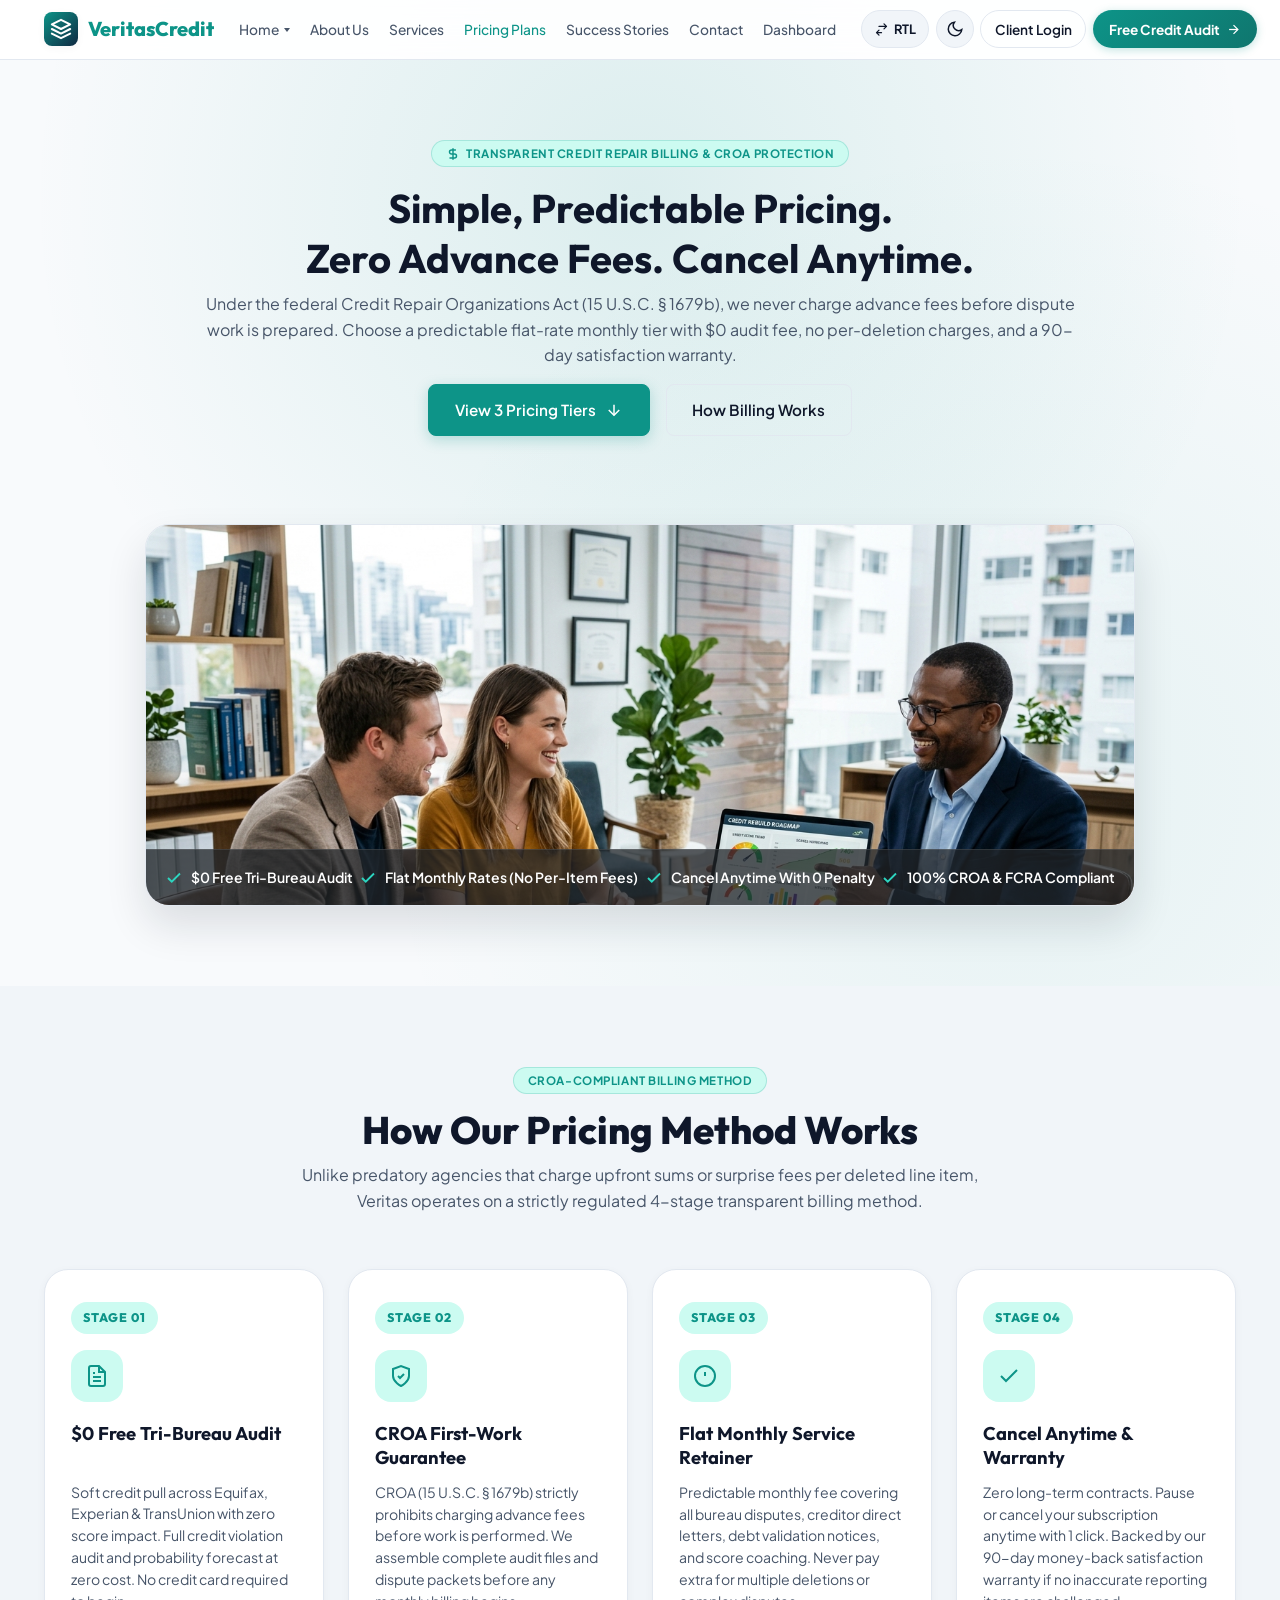
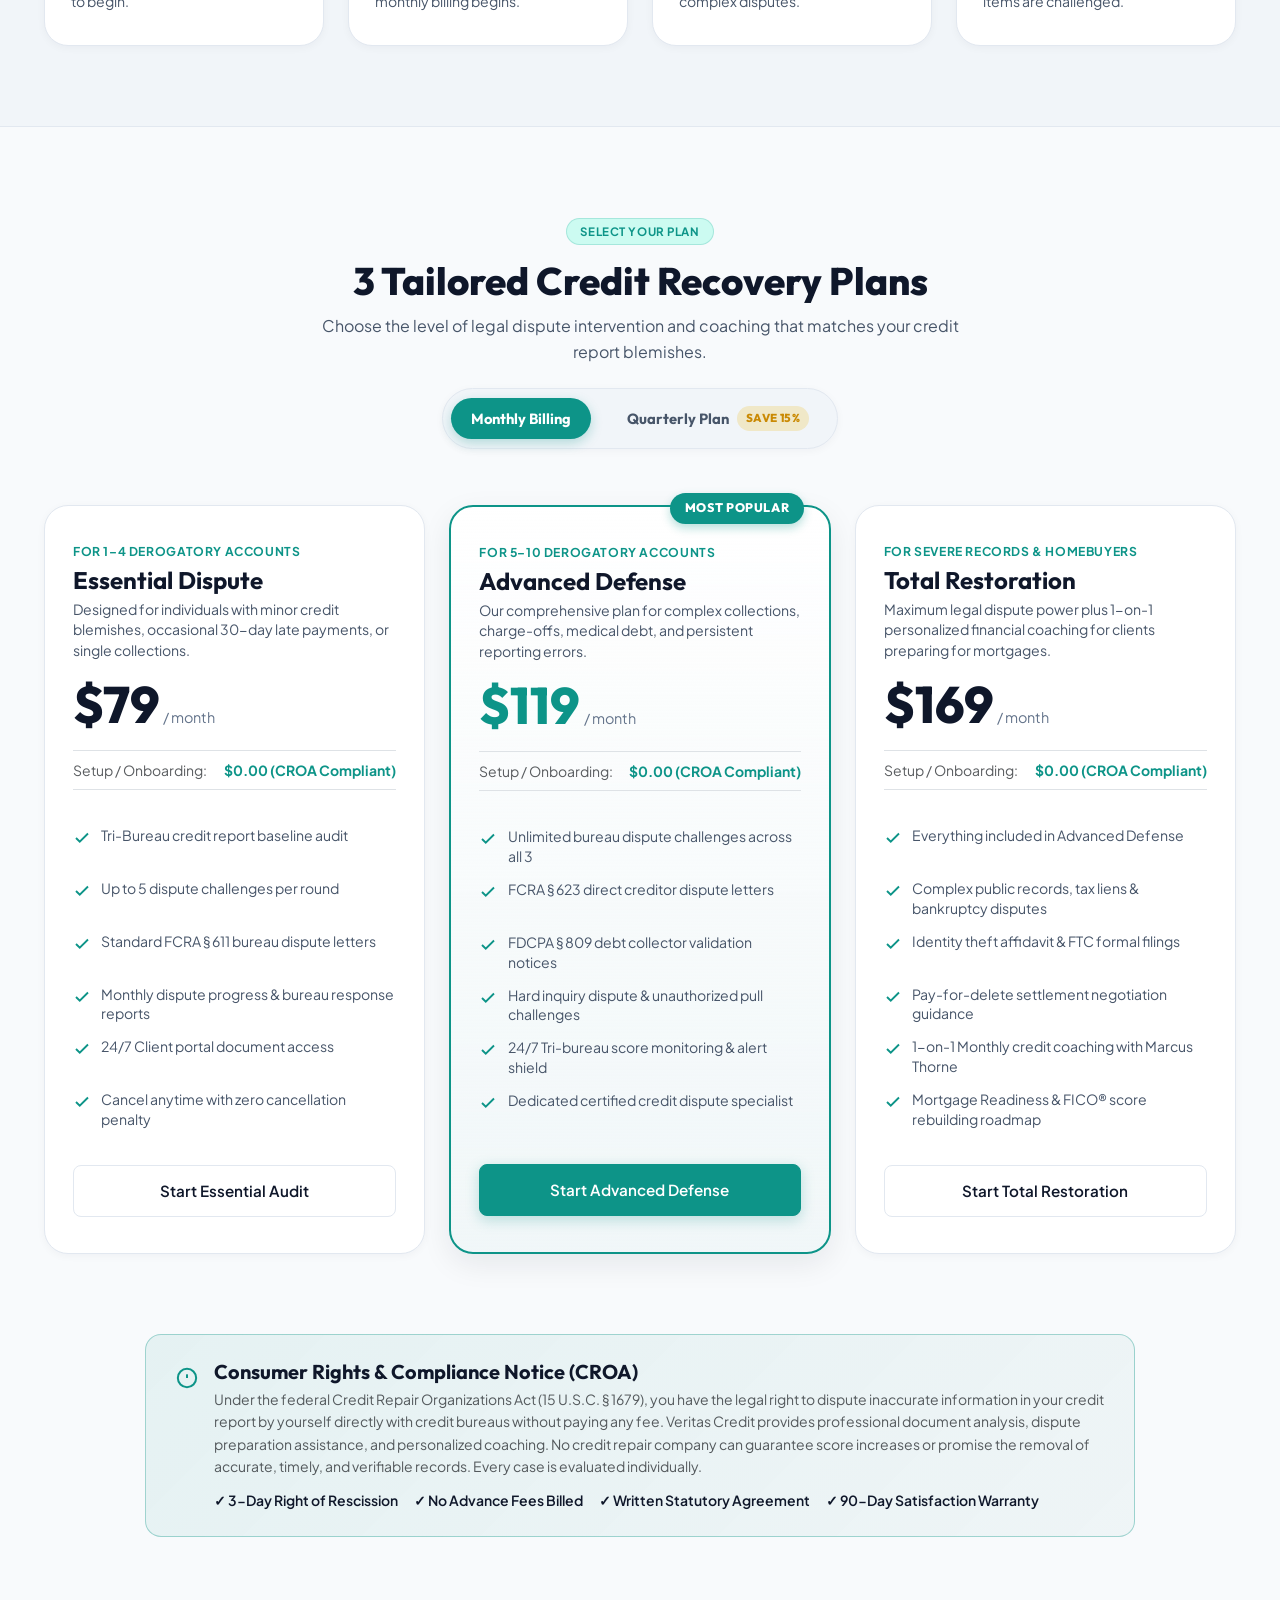
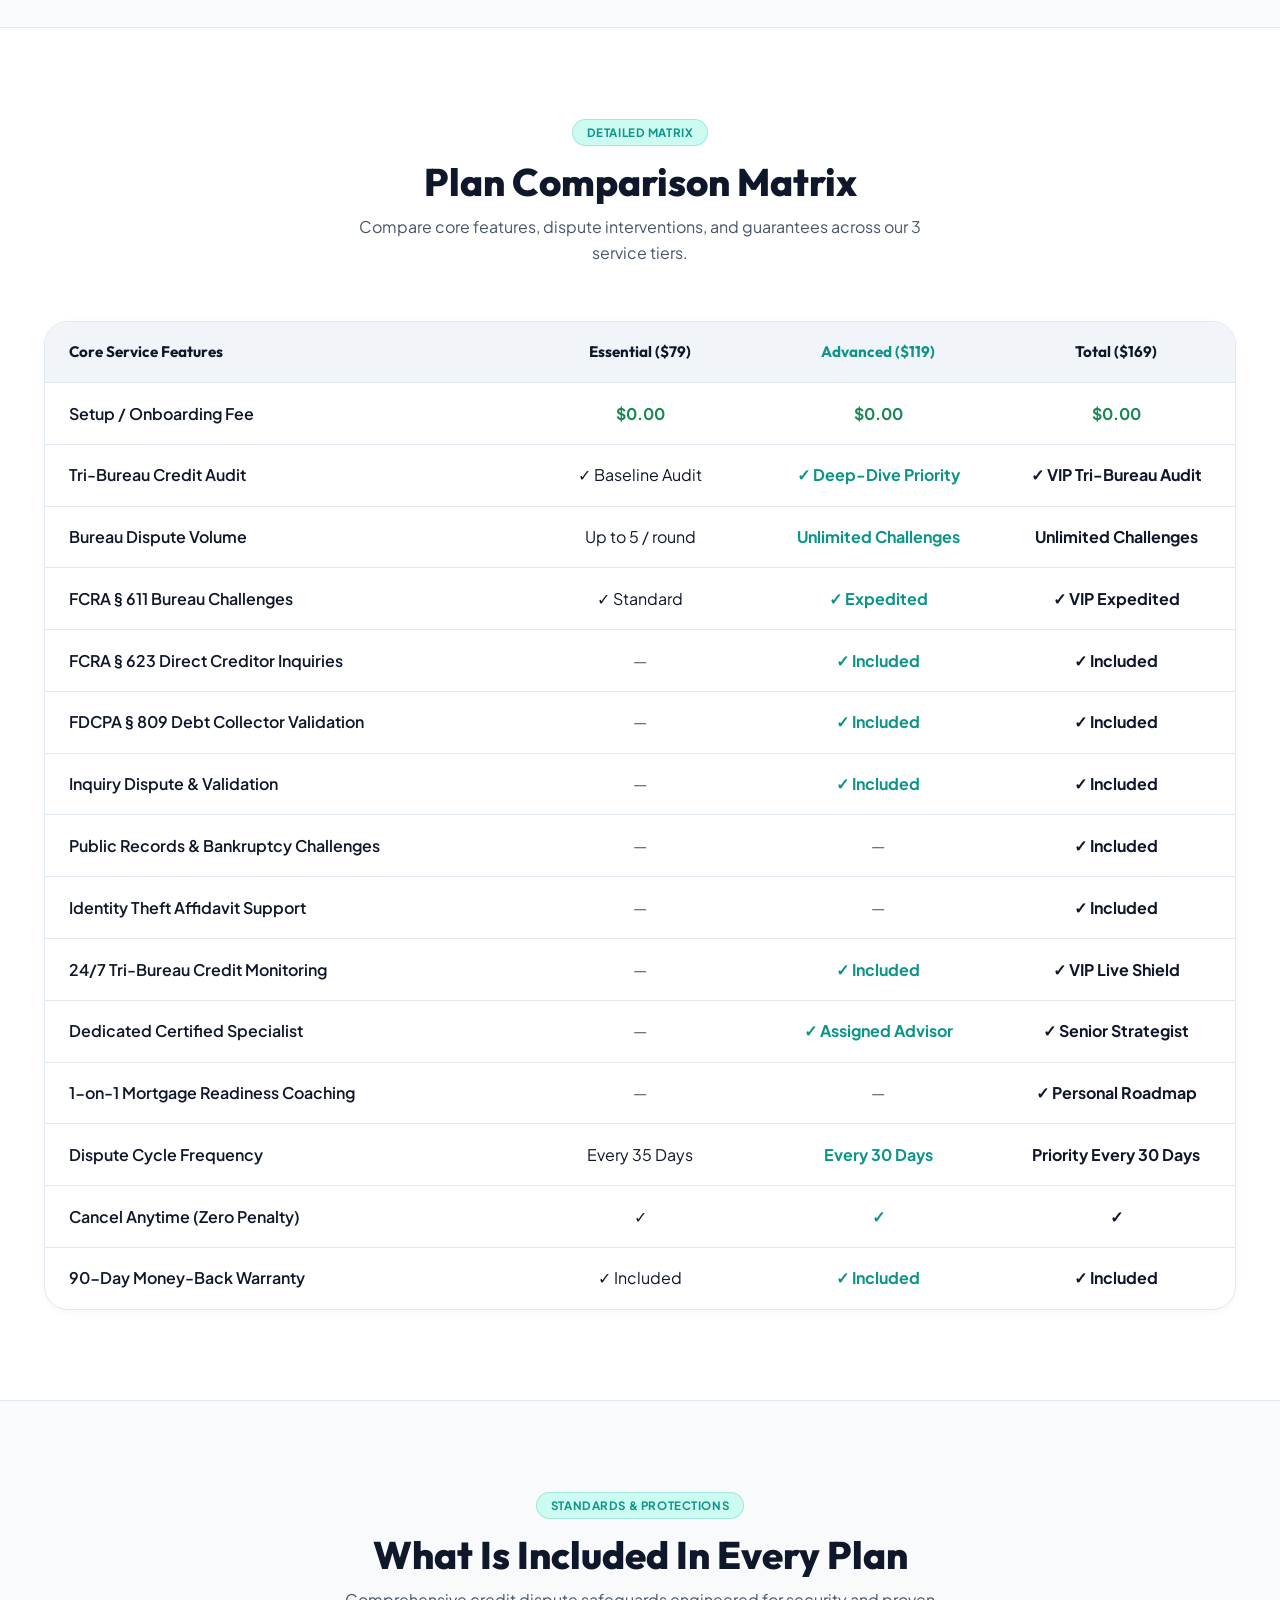
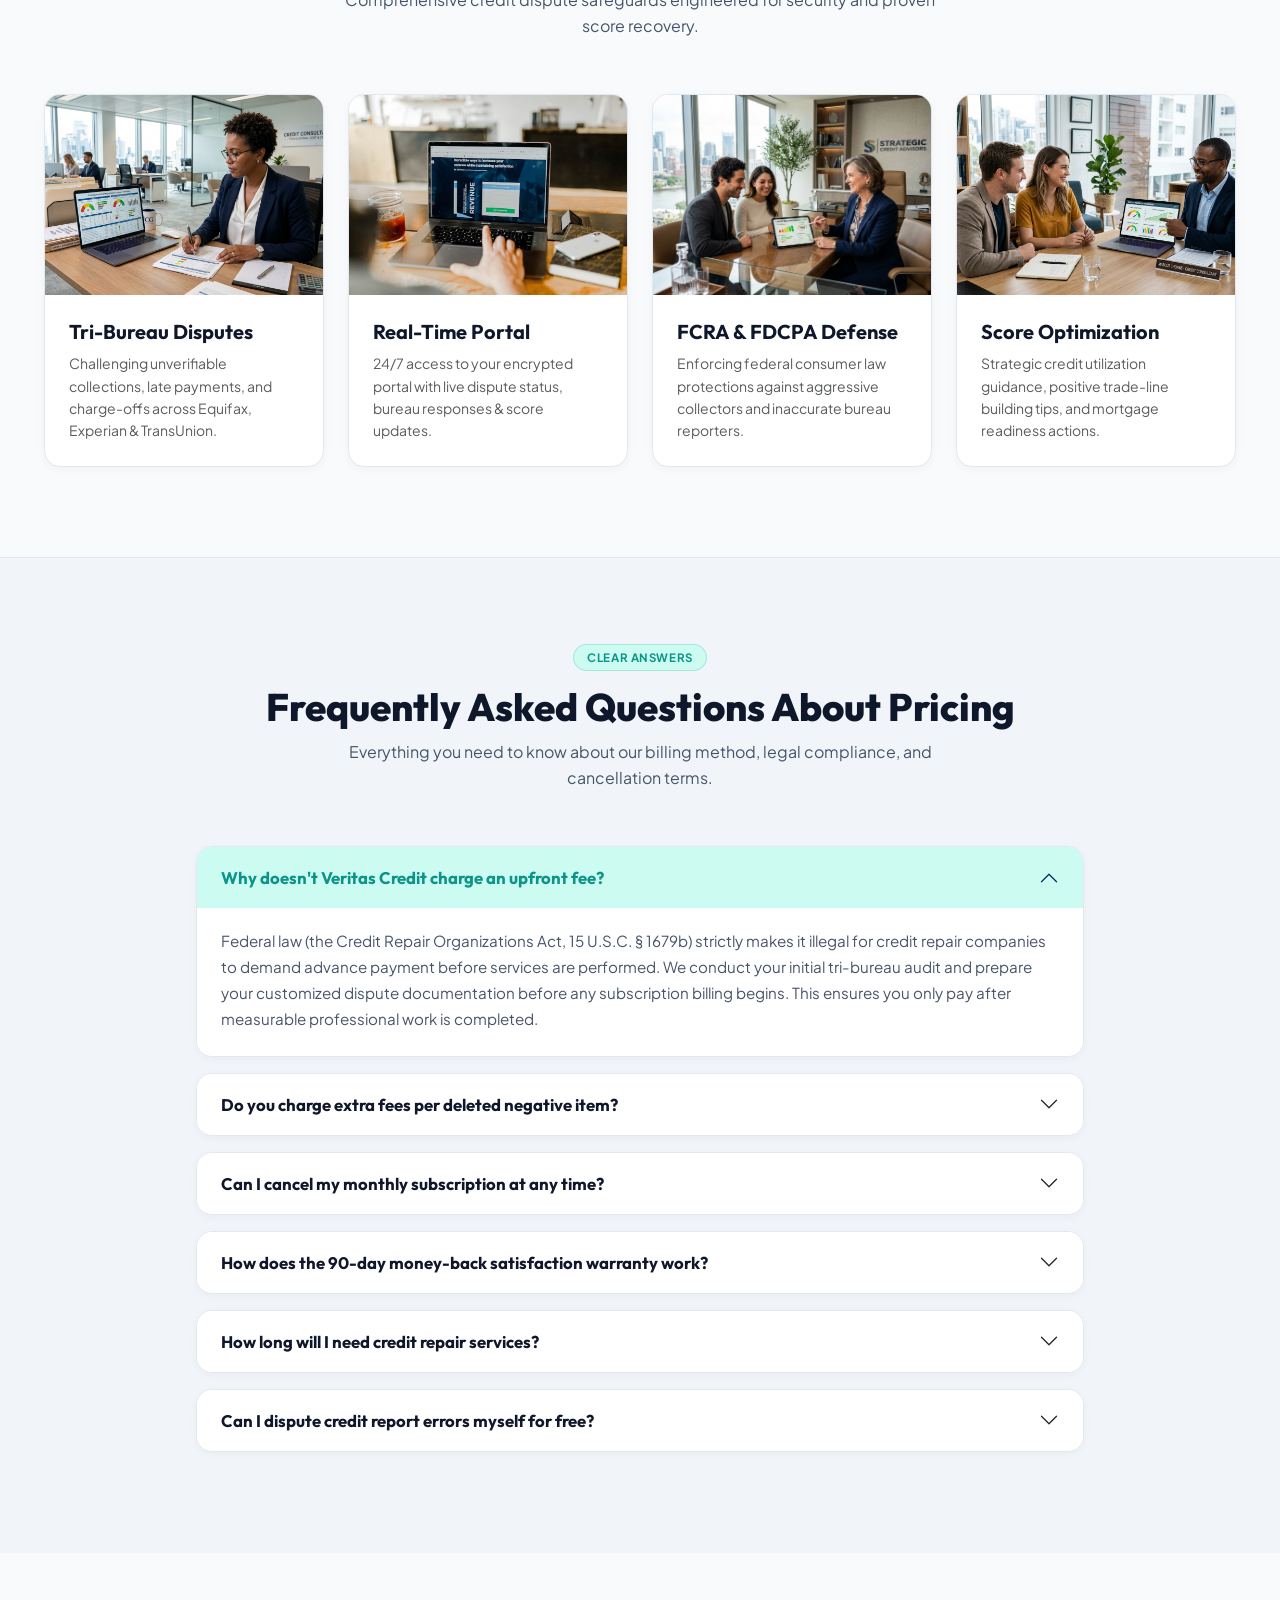
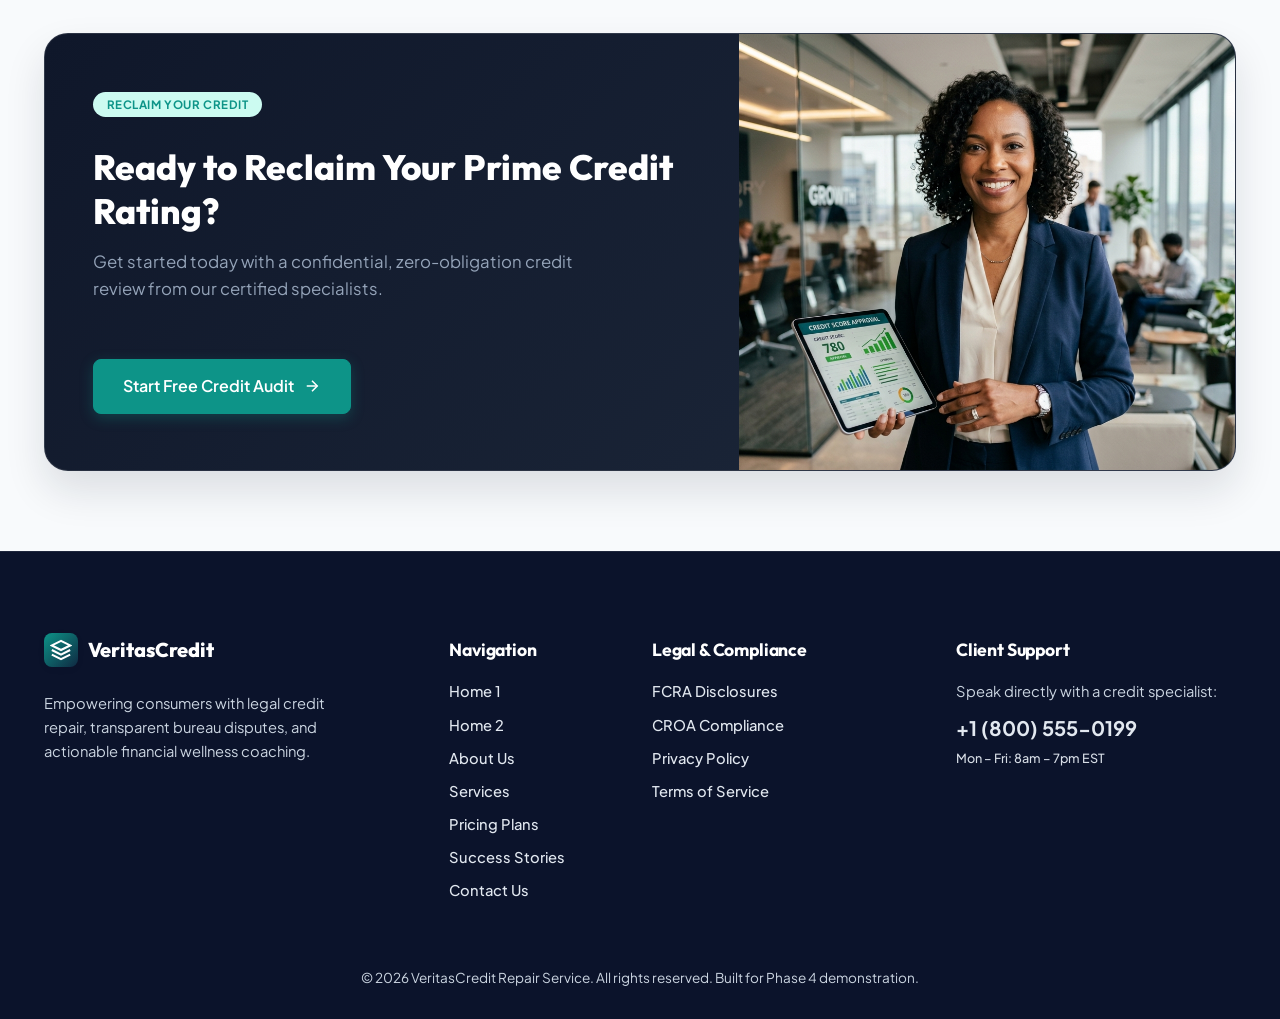
<file: pricing.html>
<!DOCTYPE html>
<html lang="en" dir="ltr" data-theme="light">
<head>
  <meta charset="UTF-8">
  <meta name="viewport" content="width=device-width, initial-scale=1.0">
  <title>Credit Repair Service | Pricing Plans</title>
  <meta name="description" content="Transparent, predictable pricing plans for credit repair, tri-bureau legal disputes, credit monitoring, and financial coaching.">
  
  <!-- Favicon -->
  <link rel="icon" type="image/svg+xml" href="data:image/svg+xml,<svg xmlns='http://www.w3.org/2000/svg' viewBox='0 0 24 24' fill='%230D9488'><path d='M12 2L2 7l10 5 10-5-10-5zM2 17l10 5 10-5M2 12l10 5 10-5'/></svg>">

  <!-- Bootstrap 5 CSS -->
  <link href="https://cdn.jsdelivr.net/npm/bootstrap@5.3.3/dist/css/bootstrap.min.css" rel="stylesheet" integrity="sha384-QWTKZyjpPEjISv5WaRU9OFeRpok6YctnYmDr5pNlyT2bRjXh0JMhjY6hW+ALEwIH" crossorigin="anonymous">

  <!-- Custom Stylesheet System -->
  <link rel="stylesheet" href="assets/css/style.css">
  <link rel="stylesheet" href="assets/css/responsive.css">
</head>
<body>

  <!-- ==========================================================================
       ATTRACTIVE PAGE LOADER
       ========================================================================== -->
  <div id="page-loader" class="page-loader">
    <div class="loader-content">
      <div class="loader-spinner-wrap">
        <div class="loader-ring loader-ring-1"></div>
        <div class="loader-ring loader-ring-2"></div>
        <div class="loader-logo-box">
          <svg width="26" height="26" viewBox="0 0 24 24" fill="none" stroke="currentColor" stroke-width="2.2">
            <path d="M12 2L2 7l10 5 10-5-10-5z"></path>
            <path d="M2 17l10 5 10-5"></path>
            <path d="M2 12l10 5 10-5"></path>
          </svg>
        </div>
      </div>
      <div class="loader-text font-heading fw-bold">Veritas<span style="color: #2DD4BF;">Credit</span></div>
      <div class="loader-subtext">Optimizing Bureau Profiles...</div>
      <div class="loader-progress-bar">
        <div class="loader-progress-fill"></div>
      </div>
    </div>
  </div>

  <!-- ==========================================================================
       SHARED NAVBAR
       ========================================================================== -->
  <header class="header-navbar">
    <div class="container">
      <nav class="navbar navbar-expand-xl navbar-light p-0">
        
        <!-- Brand Logo -->
        <a class="navbar-brand navbar-brand-logo" href="index.html" id="nav-brand-logo">
          <div class="logo-icon-box">
            <svg width="22" height="22" viewBox="0 0 24 24" fill="none" stroke="currentColor" stroke-width="2.2" stroke-linecap="round" stroke-linejoin="round">
              <path d="M12 2L2 7l10 5 10-5-10-5z"></path>
              <path d="M2 17l10 5 10-5"></path>
              <path d="M2 12l10 5 10-5"></path>
            </svg>
          </div>
          <span>Veritas<span style="color: var(--brand-teal);">Credit</span></span>
        </a>

        <!-- Mobile Toggler -->
        <button class="navbar-toggler border-0 shadow-none p-2" type="button" data-bs-target="#navbarContent" aria-controls="navbarContent" aria-expanded="false" aria-label="Toggle navigation" id="mobile-nav-toggler">
          <svg width="24" height="24" viewBox="0 0 24 24" fill="none" stroke="currentColor" stroke-width="2">
            <line x1="3" y1="12" x2="21" y2="12"></line>
            <line x1="3" y1="6" x2="21" y2="6"></line>
            <line x1="3" y1="18" x2="21" y2="18"></line>
          </svg>
        </button>

        <!-- Navbar Menu & Controls -->
        <div class="collapse navbar-collapse" id="navbarContent">
          <!-- Main Links (Pricing Plans set as Active) -->
          <ul class="navbar-nav mx-auto align-items-lg-center">
            
            <!-- Home Dropdown -->
            <li class="nav-item dropdown">
              <a class="nav-link dropdown-toggle" href="#" id="homeDropdown" role="button" data-bs-toggle="dropdown" aria-expanded="false">
                Home
              </a>
              <ul class="dropdown-menu dropdown-menu-custom" aria-labelledby="homeDropdown">
                <li><a class="dropdown-item" href="index.html" id="link-home1">Home 1</a></li>
                <li><a class="dropdown-item" href="home-2.html" id="link-home2">Home 2</a></li>
              </ul>
            </li>

            <li class="nav-item"><a class="nav-link" href="about.html" id="link-about">About Us</a></li>
            <li class="nav-item"><a class="nav-link" href="services.html" id="link-services">Services</a></li>
            <li class="nav-item"><a class="nav-link active" href="pricing.html" id="link-pricing">Pricing Plans</a></li>
            <li class="nav-item"><a class="nav-link" href="stories.html" id="link-stories">Success Stories</a></li>
            <li class="nav-item"><a class="nav-link" href="contact.html" id="link-contact">Contact</a></li>
            <li class="nav-item"><a class="nav-link" href="dashboard.html" id="link-dashboard">Dashboard</a></li>
          </ul>

          <!-- Controls & CTAs -->
          <div class="nav-controls-mobile">
            <div class="nav-controls-toggles">
              <!-- Direction Switcher (LTR / RTL) -->
              <button class="lang-switch-btn dir-toggle-btn" type="button" aria-label="Toggle Layout Direction" id="btn-rtl-toggle">
                <svg width="15" height="15" viewBox="0 0 24 24" fill="none" stroke="currentColor" stroke-width="2" stroke-linecap="round" stroke-linejoin="round">
                  <path d="M8 7h12m0 0l-4-4m4 4l-4 4m-4 6H4m0 0l4 4m-4-4l4-4"></path>
                </svg>
                <span class="dir-label">RTL</span>
              </button>

              <!-- Light/Dark Mode Switcher -->
              <button class="btn-icon-toggle theme-toggle-btn" type="button" aria-label="Toggle Dark/Light Mode" id="btn-theme-toggle">
                <svg width="17" height="17" viewBox="0 0 24 24" fill="none" stroke="currentColor" stroke-width="2">
                  <path d="M21 12.79A9 9 0 1 1 11.21 3 7 7 0 0 0 21 12.79z"/>
                </svg>
              </button>
            </div>

            <!-- Client Login Link -->
            <a href="login.html" class="btn-custom-outline-nav text-decoration-none" id="btn-nav-login">
              <span>Client Login</span>
            </a>

            <!-- Prominent Primary CTA -->
            <a href="contact.html" class="btn-custom-primary text-decoration-none" id="btn-nav-cta">
              <span>Free Credit Audit</span>
              <svg width="15" height="15" viewBox="0 0 24 24" fill="none" stroke="currentColor" stroke-width="2">
                <line x1="5" y1="12" x2="19" y2="12"></line>
                <polyline points="12 5 19 12 12 19"></polyline>
              </svg>
            </a>
          </div>

        </div>
      </nav>
    </div>
  </header>

  <!-- ==========================================================================
       SECTION 1 — HERO (DISTINCT CENTERED SHOWCASE LAYOUT)
       ========================================================================== -->
  <section class="hero-pricing-section" id="hero">
    <div class="container text-center">
      
      <!-- Header Column -->
      <div class="row justify-content-center mb-5">
        <div class="col-lg-9">
          <div class="badge-eyebrow mb-3 mx-auto">
            <svg width="14" height="14" viewBox="0 0 24 24" fill="none" stroke="currentColor" stroke-width="2.5">
              <path d="M12 2v20M17 5H9.5a3.5 3.5 0 0 0 0 7h5a3.5 3.5 0 0 1 0 7H6"></path>
            </svg>
            TRANSPARENT CREDIT REPAIR BILLING & CROA PROTECTION
          </div>

          <h1 class="hero-title">
            Simple, Predictable Pricing.<br>
            <span class="text-gradient">Zero Advance Fees. Cancel Anytime.</span>
          </h1>

          <p class="hero-subtitle mx-auto">
            Under the federal Credit Repair Organizations Act (15 U.S.C. § 1679b), we never charge advance fees before dispute work is prepared. Choose a predictable flat-rate monthly tier with $0 audit fee, no per-deletion charges, and a 90-day satisfaction warranty.
          </p>

          <div class="hero-actions justify-content-center">
            <a href="#plans" class="btn-custom-primary" id="btn-hero-plans">
              <span>View 3 Pricing Tiers</span>
              <svg width="18" height="18" viewBox="0 0 24 24" fill="none" stroke="currentColor" stroke-width="2">
                <line x1="12" y1="5" x2="12" y2="19"></line>
                <polyline points="19 12 12 19 5 12"></polyline>
              </svg>
            </a>

            <a href="#how-pricing-works" class="btn-custom-secondary" id="btn-hero-method">
              <span>How Billing Works</span>
            </a>
          </div>
        </div>
      </div>

      <!-- Feature Banner Box -->
      <div class="row justify-content-center">
        <div class="col-lg-10">
          <div class="pricing-hero-banner-wrap position-relative">
            <img src="assets/images/pricing/pricing-hero.jpg" alt="Credit repair consultant Marcus Thorne reviewing score roadmap" class="pricing-hero-img" id="img-pricing-hero">
            
            <!-- Bottom Floating Trust Bar -->
            <div class="position-absolute bottom-0 start-0 end-0 p-3 bg-dark bg-opacity-75 backdrop-blur d-flex flex-wrap align-items-center justify-content-around text-white border-top border-white border-opacity-10">
              <div class="d-flex align-items-center gap-2">
                <svg width="18" height="18" viewBox="0 0 24 24" fill="none" stroke="#2dd4bf" stroke-width="2.5"><polyline points="20 6 9 17 4 12"></polyline></svg>
                <span class="fw-semibold small">$0 Free Tri-Bureau Audit</span>
              </div>
              <div class="d-flex align-items-center gap-2">
                <svg width="18" height="18" viewBox="0 0 24 24" fill="none" stroke="#2dd4bf" stroke-width="2.5"><polyline points="20 6 9 17 4 12"></polyline></svg>
                <span class="fw-semibold small">Flat Monthly Rates (No Per-Item Fees)</span>
              </div>
              <div class="d-flex align-items-center gap-2">
                <svg width="18" height="18" viewBox="0 0 24 24" fill="none" stroke="#2dd4bf" stroke-width="2.5"><polyline points="20 6 9 17 4 12"></polyline></svg>
                <span class="fw-semibold small">Cancel Anytime With 0 Penalty</span>
              </div>
              <div class="d-flex align-items-center gap-2">
                <svg width="18" height="18" viewBox="0 0 24 24" fill="none" stroke="#2dd4bf" stroke-width="2.5"><polyline points="20 6 9 17 4 12"></polyline></svg>
                <span class="fw-semibold small">100% CROA & FCRA Compliant</span>
              </div>
            </div>
          </div>
        </div>
      </div>

    </div>
  </section>

  <!-- ==========================================================================
       SECTION 2 — HOW OUR PRICING METHOD WORKS (CROA 4-STAGE BILLING METHOD)
       ========================================================================== -->
  <section class="pricing-method-section" id="how-pricing-works">
    <div class="container">
      
      <!-- Section Header -->
      <div class="section-header-block text-center">
        <div class="badge-eyebrow">CROA-COMPLIANT BILLING METHOD</div>
        <h2>How Our Pricing Method Works</h2>
        <p class="mx-auto" style="max-width: 680px;">Unlike predatory agencies that charge upfront sums or surprise fees per deleted line item, Veritas operates on a strictly regulated 4-stage transparent billing method.</p>
      </div>

      <!-- 4-Stage Methodology Cards -->
      <div class="row g-4 align-items-stretch">
        
        <!-- Step 1 -->
        <div class="col-lg-3 col-md-6">
          <div class="pricing-method-card">
            <span class="pricing-method-step-num">STAGE 01</span>
            <div class="pricing-method-icon">
              <svg width="24" height="24" viewBox="0 0 24 24" fill="none" stroke="currentColor" stroke-width="2">
                <path d="M14 2H6a2 2 0 0 0-2 2v16a2 2 0 0 0 2 2h12a2 2 0 0 0 2-2V8z"></path>
                <polyline points="14 2 14 8 20 8"></polyline>
                <line x1="16" y1="13" x2="8" y2="13"></line>
                <line x1="16" y1="17" x2="8" y2="17"></line>
                <polyline points="10 9 9 9 8 9"></polyline>
              </svg>
            </div>
            <h4 class="font-heading fs-5 fw-bold mb-2">$0 Free Tri-Bureau Audit</h4>
            <p class="pricing-method-desc">Soft credit pull across Equifax, Experian & TransUnion with zero score impact. Full credit violation audit and probability forecast at zero cost. No credit card required to begin.</p>
          </div>
        </div>

        <!-- Step 2 -->
        <div class="col-lg-3 col-md-6">
          <div class="pricing-method-card">
            <span class="pricing-method-step-num">STAGE 02</span>
            <div class="pricing-method-icon">
              <svg width="24" height="24" viewBox="0 0 24 24" fill="none" stroke="currentColor" stroke-width="2">
                <path d="M12 22s8-4 8-10V5l-8-3-8 3v7c0 6 8 10 8 10z"></path>
                <polyline points="9 12 11 14 15 10"></polyline>
              </svg>
            </div>
            <h4 class="font-heading fs-5 fw-bold mb-2">CROA First-Work Guarantee</h4>
            <p class="pricing-method-desc">CROA (15 U.S.C. § 1679b) strictly prohibits charging advance fees before work is performed. We assemble complete audit files and dispute packets before any monthly billing begins.</p>
          </div>
        </div>

        <!-- Step 3 -->
        <div class="col-lg-3 col-md-6">
          <div class="pricing-method-card">
            <span class="pricing-method-step-num">STAGE 03</span>
            <div class="pricing-method-icon">
              <svg width="24" height="24" viewBox="0 0 24 24" fill="none" stroke="currentColor" stroke-width="2">
                <circle cx="12" cy="12" r="10"></circle>
                <line x1="12" y1="8" x2="12" y2="12"></line>
                <line x1="12" y1="16" x2="12.01" y2="16"></line>
              </svg>
            </div>
            <h4 class="font-heading fs-5 fw-bold mb-2">Flat Monthly Service Retainer</h4>
            <p class="pricing-method-desc">Predictable monthly fee covering all bureau disputes, creditor direct letters, debt validation notices, and score coaching. Never pay extra for multiple deletions or complex disputes.</p>
          </div>
        </div>

        <!-- Step 4 -->
        <div class="col-lg-3 col-md-6">
          <div class="pricing-method-card">
            <span class="pricing-method-step-num">STAGE 04</span>
            <div class="pricing-method-icon">
              <svg width="24" height="24" viewBox="0 0 24 24" fill="none" stroke="currentColor" stroke-width="2">
                <polyline points="20 6 9 17 4 12"></polyline>
              </svg>
            </div>
            <h4 class="font-heading fs-5 fw-bold mb-2">Cancel Anytime & Warranty</h4>
            <p class="pricing-method-desc">Zero long-term contracts. Pause or cancel your subscription anytime with 1 click. Backed by our 90-day money-back satisfaction warranty if no inaccurate reporting items are challenged.</p>
          </div>
        </div>

      </div>

    </div>
  </section>

  <!-- ==========================================================================
       SECTION 3 — PRICING PLANS (3 PREMIUM TIERS WITH BILLING TOGGLE)
       ========================================================================== -->
  <section class="pricing-section" id="plans">
    <div class="container">
      
      <!-- Section Header -->
      <div class="section-header-block text-center">
        <div class="badge-eyebrow">SELECT YOUR PLAN</div>
        <h2>3 Tailored Credit Recovery Plans</h2>
        <p class="mx-auto" style="max-width: 640px;">Choose the level of legal dispute intervention and coaching that matches your credit report blemishes.</p>

        <!-- Billing Frequency Toggle Switch -->
        <div class="billing-toggle-wrapper">
          <button type="button" class="billing-toggle-btn active" id="toggle-monthly">
            <span>Monthly Billing</span>
          </button>
          <button type="button" class="billing-toggle-btn" id="toggle-quarterly">
            <span>Quarterly Plan</span>
            <span class="billing-save-badge">Save 15%</span>
          </button>
        </div>
      </div>

      <!-- 3 Premium Plan Cards -->
      <div class="row g-4 align-items-stretch">
        
        <!-- Plan 1: Essential Dispute -->
        <div class="col-lg-4 col-md-6">
          <div class="pricing-card">
            <div class="small fw-bold text-uppercase text-teal mb-1" style="font-size: 0.76rem; letter-spacing: 0.05em;">For 1–4 Derogatory Accounts</div>
            <h3 class="font-heading fs-4 fw-bold mb-1">Essential Dispute</h3>
            <p class="pricing-plan-desc">Designed for individuals with minor credit blemishes, occasional 30-day late payments, or single collections.</p>

            <div class="d-flex align-items-baseline mb-1">
              <span class="pricing-amount" data-monthly="$79" data-quarterly="$67">$79</span>
              <span class="pricing-period" data-monthly-period="/ month" data-quarterly-period="/ month">/ month</span>
            </div>
            <div class="pricing-billing-note d-none">Billed $201 quarterly (Save $36)</div>

            <div class="my-3 py-2 border-top border-bottom border-subtle d-flex align-items-center justify-content-between small text-muted">
              <span>Setup / Onboarding:</span>
              <span class="fw-bold text-teal">$0.00 (CROA Compliant)</span>
            </div>

            <ul class="pricing-features-list">
              <li>
                <svg width="18" height="18" viewBox="0 0 24 24" fill="none" stroke="#0D9488" stroke-width="2.5"><polyline points="20 6 9 17 4 12"></polyline></svg>
                <span>Tri-Bureau credit report baseline audit</span>
              </li>
              <li>
                <svg width="18" height="18" viewBox="0 0 24 24" fill="none" stroke="#0D9488" stroke-width="2.5"><polyline points="20 6 9 17 4 12"></polyline></svg>
                <span>Up to 5 dispute challenges per round</span>
              </li>
              <li>
                <svg width="18" height="18" viewBox="0 0 24 24" fill="none" stroke="#0D9488" stroke-width="2.5"><polyline points="20 6 9 17 4 12"></polyline></svg>
                <span>Standard FCRA § 611 bureau dispute letters</span>
              </li>
              <li>
                <svg width="18" height="18" viewBox="0 0 24 24" fill="none" stroke="#0D9488" stroke-width="2.5"><polyline points="20 6 9 17 4 12"></polyline></svg>
                <span>Monthly dispute progress & bureau response reports</span>
              </li>
              <li>
                <svg width="18" height="18" viewBox="0 0 24 24" fill="none" stroke="#0D9488" stroke-width="2.5"><polyline points="20 6 9 17 4 12"></polyline></svg>
                <span>24/7 Client portal document access</span>
              </li>
              <li>
                <svg width="18" height="18" viewBox="0 0 24 24" fill="none" stroke="#0D9488" stroke-width="2.5"><polyline points="20 6 9 17 4 12"></polyline></svg>
                <span>Cancel anytime with zero cancellation penalty</span>
              </li>
            </ul>

            <a href="contact.html?plan=essential" class="btn-custom-secondary w-100 text-center" id="btn-plan-1">
              <span>Start Essential Audit</span>
            </a>
          </div>
        </div>

        <!-- Plan 2: Advanced Defense (Featured) -->
        <div class="col-lg-4 col-md-6">
          <div class="pricing-card pricing-card-popular">
            <span class="pricing-popular-badge">MOST POPULAR</span>
            <div class="small fw-bold text-uppercase text-teal mb-1" style="font-size: 0.76rem; letter-spacing: 0.05em;">For 5–10 Derogatory Accounts</div>
            <h3 class="font-heading fs-4 fw-bold mb-1">Advanced Defense</h3>
            <p class="pricing-plan-desc">Our comprehensive plan for complex collections, charge-offs, medical debt, and persistent reporting errors.</p>

            <div class="d-flex align-items-baseline mb-1">
              <span class="pricing-amount text-teal" data-monthly="$119" data-quarterly="$101">$119</span>
              <span class="pricing-period" data-monthly-period="/ month" data-quarterly-period="/ month">/ month</span>
            </div>
            <div class="pricing-billing-note d-none">Billed $303 quarterly (Save $54)</div>

            <div class="my-3 py-2 border-top border-bottom border-subtle d-flex align-items-center justify-content-between small text-muted">
              <span>Setup / Onboarding:</span>
              <span class="fw-bold text-teal">$0.00 (CROA Compliant)</span>
            </div>

            <ul class="pricing-features-list">
              <li>
                <svg width="18" height="18" viewBox="0 0 24 24" fill="none" stroke="#0D9488" stroke-width="2.5"><polyline points="20 6 9 17 4 12"></polyline></svg>
                <span>Unlimited bureau dispute challenges across all 3</span>
              </li>
              <li>
                <svg width="18" height="18" viewBox="0 0 24 24" fill="none" stroke="#0D9488" stroke-width="2.5"><polyline points="20 6 9 17 4 12"></polyline></svg>
                <span>FCRA § 623 direct creditor dispute letters</span>
              </li>
              <li>
                <svg width="18" height="18" viewBox="0 0 24 24" fill="none" stroke="#0D9488" stroke-width="2.5"><polyline points="20 6 9 17 4 12"></polyline></svg>
                <span>FDCPA § 809 debt collector validation notices</span>
              </li>
              <li>
                <svg width="18" height="18" viewBox="0 0 24 24" fill="none" stroke="#0D9488" stroke-width="2.5"><polyline points="20 6 9 17 4 12"></polyline></svg>
                <span>Hard inquiry dispute & unauthorized pull challenges</span>
              </li>
              <li>
                <svg width="18" height="18" viewBox="0 0 24 24" fill="none" stroke="#0D9488" stroke-width="2.5"><polyline points="20 6 9 17 4 12"></polyline></svg>
                <span>24/7 Tri-bureau score monitoring & alert shield</span>
              </li>
              <li>
                <svg width="18" height="18" viewBox="0 0 24 24" fill="none" stroke="#0D9488" stroke-width="2.5"><polyline points="20 6 9 17 4 12"></polyline></svg>
                <span>Dedicated certified credit dispute specialist</span>
              </li>
            </ul>

            <a href="contact.html?plan=advanced" class="btn-custom-primary w-100 text-center" id="btn-plan-2">
              <span>Start Advanced Defense</span>
            </a>
          </div>
        </div>

        <!-- Plan 3: Total Restoration & Coaching -->
        <div class="col-lg-4 col-md-6 mx-auto">
          <div class="pricing-card">
            <div class="small fw-bold text-uppercase text-teal mb-1" style="font-size: 0.76rem; letter-spacing: 0.05em;">For Severe Records & Homebuyers</div>
            <h3 class="font-heading fs-4 fw-bold mb-1">Total Restoration</h3>
            <p class="pricing-plan-desc">Maximum legal dispute power plus 1-on-1 personalized financial coaching for clients preparing for mortgages.</p>

            <div class="d-flex align-items-baseline mb-1">
              <span class="pricing-amount" data-monthly="$169" data-quarterly="$143">$169</span>
              <span class="pricing-period" data-monthly-period="/ month" data-quarterly-period="/ month">/ month</span>
            </div>
            <div class="pricing-billing-note d-none">Billed $429 quarterly (Save $78)</div>

            <div class="my-3 py-2 border-top border-bottom border-subtle d-flex align-items-center justify-content-between small text-muted">
              <span>Setup / Onboarding:</span>
              <span class="fw-bold text-teal">$0.00 (CROA Compliant)</span>
            </div>

            <ul class="pricing-features-list">
              <li>
                <svg width="18" height="18" viewBox="0 0 24 24" fill="none" stroke="#0D9488" stroke-width="2.5"><polyline points="20 6 9 17 4 12"></polyline></svg>
                <span>Everything included in Advanced Defense</span>
              </li>
              <li>
                <svg width="18" height="18" viewBox="0 0 24 24" fill="none" stroke="#0D9488" stroke-width="2.5"><polyline points="20 6 9 17 4 12"></polyline></svg>
                <span>Complex public records, tax liens & bankruptcy disputes</span>
              </li>
              <li>
                <svg width="18" height="18" viewBox="0 0 24 24" fill="none" stroke="#0D9488" stroke-width="2.5"><polyline points="20 6 9 17 4 12"></polyline></svg>
                <span>Identity theft affidavit & FTC formal filings</span>
              </li>
              <li>
                <svg width="18" height="18" viewBox="0 0 24 24" fill="none" stroke="#0D9488" stroke-width="2.5"><polyline points="20 6 9 17 4 12"></polyline></svg>
                <span>Pay-for-delete settlement negotiation guidance</span>
              </li>
              <li>
                <svg width="18" height="18" viewBox="0 0 24 24" fill="none" stroke="#0D9488" stroke-width="2.5"><polyline points="20 6 9 17 4 12"></polyline></svg>
                <span>1-on-1 Monthly credit coaching with Marcus Thorne</span>
              </li>
              <li>
                <svg width="18" height="18" viewBox="0 0 24 24" fill="none" stroke="#0D9488" stroke-width="2.5"><polyline points="20 6 9 17 4 12"></polyline></svg>
                <span>Mortgage Readiness & FICO® score rebuilding roadmap</span>
              </li>
            </ul>

            <a href="contact.html?plan=total" class="btn-custom-secondary w-100 text-center" id="btn-plan-3">
              <span>Start Total Restoration</span>
            </a>
          </div>
        </div>

      </div>

      <!-- Compliance Notice -->
      <div class="row justify-content-center mt-5">
        <div class="col-lg-10">
          <div class="compliance-notice-box">
            <div class="d-flex align-items-start gap-3">
              <div class="notice-icon text-teal flex-shrink-0 mt-1">
                <svg width="22" height="22" viewBox="0 0 24 24" fill="none" stroke="currentColor" stroke-width="2.2">
                  <circle cx="12" cy="12" r="10"></circle>
                  <line x1="12" y1="8" x2="12" y2="12"></line>
                  <line x1="12" y1="16" x2="12.01" y2="16"></line>
                </svg>
              </div>
              <div>
                <h5 class="fw-bold mb-1 text-main">Consumer Rights & Compliance Notice (CROA)</h5>
                <p class="small text-muted mb-2">
                  Under the federal Credit Repair Organizations Act (15 U.S.C. § 1679), you have the legal right to dispute inaccurate information in your credit report by yourself directly with credit bureaus without paying any fee. Veritas Credit provides professional document analysis, dispute preparation assistance, and personalized coaching. No credit repair company can guarantee score increases or promise the removal of accurate, timely, and verifiable records. Every case is evaluated individually.
                </p>
                <div class="d-flex flex-wrap gap-3 small fw-semibold text-main pt-1">
                  <span>✓ 3-Day Right of Rescission</span>
                  <span>✓ No Advance Fees Billed</span>
                  <span>✓ Written Statutory Agreement</span>
                  <span>✓ 90-Day Satisfaction Warranty</span>
                </div>
              </div>
            </div>
          </div>
        </div>
      </div>

    </div>
  </section>

  <!-- ==========================================================================
       SECTION 4 — PLAN COMPARISON MATRIX
       ========================================================================== -->
  <section class="comparison-section" id="comparison">
    <div class="container">
      
      <!-- Section Header -->
      <div class="section-header-block text-center">
        <div class="badge-eyebrow">DETAILED MATRIX</div>
        <h2>Plan Comparison Matrix</h2>
        <p class="mx-auto" style="max-width: 600px;">Compare core features, dispute interventions, and guarantees across our 3 service tiers.</p>
      </div>

      <!-- Compact Comparison Table -->
      <div class="comparison-table-wrapper">
        <div class="table-responsive">
          <table class="table-comparison">
            <thead>
              <tr>
                <th style="width: 40%;">Core Service Features</th>
                <th style="width: 20%;" class="text-center">Essential ($79)</th>
                <th style="width: 20%;" class="text-center text-teal">Advanced ($119)</th>
                <th style="width: 20%;" class="text-center">Total ($169)</th>
              </tr>
            </thead>
            <tbody>
              <tr>
                <td class="fw-semibold">Setup / Onboarding Fee</td>
                <td class="text-center text-success fw-bold">$0.00</td>
                <td class="text-center text-success fw-bold">$0.00</td>
                <td class="text-center text-success fw-bold">$0.00</td>
              </tr>
              <tr>
                <td class="fw-semibold">Tri-Bureau Credit Audit</td>
                <td class="text-center">✓ Baseline Audit</td>
                <td class="text-center text-teal fw-bold">✓ Deep-Dive Priority</td>
                <td class="text-center fw-bold">✓ VIP Tri-Bureau Audit</td>
              </tr>
              <tr>
                <td class="fw-semibold">Bureau Dispute Volume</td>
                <td class="text-center">Up to 5 / round</td>
                <td class="text-center text-teal fw-bold">Unlimited Challenges</td>
                <td class="text-center fw-bold">Unlimited Challenges</td>
              </tr>
              <tr>
                <td class="fw-semibold">FCRA § 611 Bureau Challenges</td>
                <td class="text-center">✓ Standard</td>
                <td class="text-center text-teal fw-bold">✓ Expedited</td>
                <td class="text-center fw-bold">✓ VIP Expedited</td>
              </tr>
              <tr>
                <td class="fw-semibold">FCRA § 623 Direct Creditor Inquiries</td>
                <td class="text-center text-muted">—</td>
                <td class="text-center text-teal fw-bold">✓ Included</td>
                <td class="text-center fw-bold">✓ Included</td>
              </tr>
              <tr>
                <td class="fw-semibold">FDCPA § 809 Debt Collector Validation</td>
                <td class="text-center text-muted">—</td>
                <td class="text-center text-teal fw-bold">✓ Included</td>
                <td class="text-center fw-bold">✓ Included</td>
              </tr>
              <tr>
                <td class="fw-semibold">Inquiry Dispute & Validation</td>
                <td class="text-center text-muted">—</td>
                <td class="text-center text-teal fw-bold">✓ Included</td>
                <td class="text-center fw-bold">✓ Included</td>
              </tr>
              <tr>
                <td class="fw-semibold">Public Records & Bankruptcy Challenges</td>
                <td class="text-center text-muted">—</td>
                <td class="text-center text-muted">—</td>
                <td class="text-center fw-bold">✓ Included</td>
              </tr>
              <tr>
                <td class="fw-semibold">Identity Theft Affidavit Support</td>
                <td class="text-center text-muted">—</td>
                <td class="text-center text-muted">—</td>
                <td class="text-center fw-bold">✓ Included</td>
              </tr>
              <tr>
                <td class="fw-semibold">24/7 Tri-Bureau Credit Monitoring</td>
                <td class="text-center text-muted">—</td>
                <td class="text-center text-teal fw-bold">✓ Included</td>
                <td class="text-center fw-bold">✓ VIP Live Shield</td>
              </tr>
              <tr>
                <td class="fw-semibold">Dedicated Certified Specialist</td>
                <td class="text-center text-muted">—</td>
                <td class="text-center text-teal fw-bold">✓ Assigned Advisor</td>
                <td class="text-center fw-bold">✓ Senior Strategist</td>
              </tr>
              <tr>
                <td class="fw-semibold">1-on-1 Mortgage Readiness Coaching</td>
                <td class="text-center text-muted">—</td>
                <td class="text-center text-muted">—</td>
                <td class="text-center fw-bold">✓ Personal Roadmap</td>
              </tr>
              <tr>
                <td class="fw-semibold">Dispute Cycle Frequency</td>
                <td class="text-center">Every 35 Days</td>
                <td class="text-center text-teal fw-bold">Every 30 Days</td>
                <td class="text-center fw-bold">Priority Every 30 Days</td>
              </tr>
              <tr>
                <td class="fw-semibold">Cancel Anytime (Zero Penalty)</td>
                <td class="text-center">✓</td>
                <td class="text-center text-teal fw-bold">✓</td>
                <td class="text-center fw-bold">✓</td>
              </tr>
              <tr>
                <td class="fw-semibold">90-Day Money-Back Warranty</td>
                <td class="text-center">✓ Included</td>
                <td class="text-center text-teal fw-bold">✓ Included</td>
                <td class="text-center fw-bold">✓ Included</td>
              </tr>
            </tbody>
          </table>
        </div>
      </div>

    </div>
  </section>

  <!-- ==========================================================================
       SECTION 5 — WHAT IS INCLUDED (4 VISUAL FEATURE CARDS)
       ========================================================================== -->
  <section class="pricing-section" id="included">
    <div class="container">
      
      <!-- Section Header -->
      <div class="section-header-block text-center">
        <div class="badge-eyebrow">STANDARDS & PROTECTIONS</div>
        <h2>What Is Included In Every Plan</h2>
        <p class="mx-auto" style="max-width: 600px;">Comprehensive credit dispute safeguards engineered for security and proven score recovery.</p>
      </div>

      <!-- 4 Visual Feature Cards -->
      <div class="row g-4">
        
        <div class="col-lg-3 col-sm-6">
          <div class="included-card">
            <div class="included-card-img-wrap">
              <img src="assets/images/pricing/pricing-include-1.jpg" alt="Tri-bureau legal dispute case audit" class="included-card-img">
            </div>
            <div class="included-card-body">
              <h4 class="font-heading fs-5 fw-bold mb-2">Tri-Bureau Disputes</h4>
              <p class="small text-muted mb-0">Challenging unverifiable collections, late payments, and charge-offs across Equifax, Experian & TransUnion.</p>
            </div>
          </div>
        </div>

        <div class="col-lg-3 col-sm-6">
          <div class="included-card">
            <div class="included-card-img-wrap">
              <img src="assets/images/pricing/pricing-include-2.jpg" alt="Real-time client portal credit dashboard" class="included-card-img">
            </div>
            <div class="included-card-body">
              <h4 class="font-heading fs-5 fw-bold mb-2">Real-Time Portal</h4>
              <p class="small text-muted mb-0">24/7 access to your encrypted portal with live dispute status, bureau responses & score updates.</p>
            </div>
          </div>
        </div>

        <div class="col-lg-3 col-sm-6">
          <div class="included-card">
            <div class="included-card-img-wrap">
              <img src="assets/images/pricing/pricing-include-3.jpg" alt="FCRA and CROA legal rights protection compliance" class="included-card-img">
            </div>
            <div class="included-card-body">
              <h4 class="font-heading fs-5 fw-bold mb-2">FCRA & FDCPA Defense</h4>
              <p class="small text-muted mb-0">Enforcing federal consumer law protections against aggressive collectors and inaccurate bureau reporters.</p>
            </div>
          </div>
        </div>

        <div class="col-lg-3 col-sm-6">
          <div class="included-card">
            <div class="included-card-img-wrap">
              <img src="assets/images/pricing/pricing-include-4.jpg" alt="Credit score optimization financial coaching" class="included-card-img">
            </div>
            <div class="included-card-body">
              <h4 class="font-heading fs-5 fw-bold mb-2">Score Optimization</h4>
              <p class="small text-muted mb-0">Strategic credit utilization guidance, positive trade-line building tips, and mortgage readiness actions.</p>
            </div>
          </div>
        </div>

      </div>

    </div>
  </section>

  <!-- ==========================================================================
       SECTION 6 — FREQUENTLY ASKED QUESTIONS (PRICING & BILLING ACCORDION)
       ========================================================================== -->
  <section class="pricing-faq-section" id="faq">
    <div class="container">
      
      <!-- Section Header -->
      <div class="section-header-block text-center">
        <div class="badge-eyebrow">CLEAR ANSWERS</div>
        <h2>Frequently Asked Questions About Pricing</h2>
        <p class="mx-auto" style="max-width: 620px;">Everything you need to know about our billing method, legal compliance, and cancellation terms.</p>
      </div>

      <!-- FAQ Accordion -->
      <div class="row justify-content-center">
        <div class="col-lg-9">
          <div class="accordion accordion-pricing" id="pricingAccordion">
            
            <!-- Item 1 -->
            <div class="accordion-item">
              <h3 class="accordion-header" id="headingOne">
                <button class="accordion-button" type="button" data-bs-toggle="collapse" data-bs-target="#collapseOne" aria-expanded="true" aria-controls="collapseOne">
                  Why doesn't Veritas Credit charge an upfront fee?
                </button>
              </h3>
              <div id="collapseOne" class="accordion-collapse collapse show" aria-labelledby="headingOne" data-bs-parent="#pricingAccordion">
                <div class="accordion-body">
                  Federal law (the Credit Repair Organizations Act, 15 U.S.C. § 1679b) strictly makes it illegal for credit repair companies to demand advance payment before services are performed. We conduct your initial tri-bureau audit and prepare your customized dispute documentation before any subscription billing begins. This ensures you only pay after measurable professional work is completed.
                </div>
              </div>
            </div>

            <!-- Item 2 -->
            <div class="accordion-item">
              <h3 class="accordion-header" id="headingTwo">
                <button class="accordion-button collapsed" type="button" data-bs-toggle="collapse" data-bs-target="#collapseTwo" aria-expanded="false" aria-controls="collapseTwo">
                  Do you charge extra fees per deleted negative item?
                </button>
              </h3>
              <div id="collapseTwo" class="accordion-collapse collapse" aria-labelledby="headingTwo" data-bs-parent="#pricingAccordion">
                <div class="accordion-body">
                  No, never. Some agencies use "pay per deletion" models ($50 to $100 per mark removed), which can trigger sudden bills of $1,500 or more in a single month. Veritas Credit operates exclusively on transparent flat-fee monthly subscriptions. All dispute letters, creditor escalations, and portal access are 100% included with zero surprise invoices.
                </div>
              </div>
            </div>

            <!-- Item 3 -->
            <div class="accordion-item">
              <h3 class="accordion-header" id="headingThree">
                <button class="accordion-button collapsed" type="button" data-bs-toggle="collapse" data-bs-target="#collapseThree" aria-expanded="false" aria-controls="collapseThree">
                  Can I cancel my monthly subscription at any time?
                </button>
              </h3>
              <div id="collapseThree" class="accordion-collapse collapse" aria-labelledby="headingThree" data-bs-parent="#pricingAccordion">
                <div class="accordion-body">
                  Yes, absolutely. We do not lock our clients into long-term or binding contracts. You can pause or cancel your subscription at any moment through your client portal or by emailing support@veritascredit.com with zero cancellation fees or penalties.
                </div>
              </div>
            </div>

            <!-- Item 4 -->
            <div class="accordion-item">
              <h3 class="accordion-header" id="headingFour">
                <button class="accordion-button collapsed" type="button" data-bs-toggle="collapse" data-bs-target="#collapseFour" aria-expanded="false" aria-controls="collapseFour">
                  How does the 90-day money-back satisfaction warranty work?
                </button>
              </h3>
              <div id="collapseFour" class="accordion-collapse collapse" aria-labelledby="headingFour" data-bs-parent="#pricingAccordion">
                <div class="accordion-body">
                  If we are unable to challenge or achieve verifiable bureau corrections on any disputed inaccurate derogatory accounts within 90 consecutive days of active enrollment, you are eligible for a 100% refund of all monthly fees paid during that period upon written request.
                </div>
              </div>
            </div>

            <!-- Item 5 -->
            <div class="accordion-item">
              <h3 class="accordion-header" id="headingFive">
                <button class="accordion-button collapsed" type="button" data-bs-toggle="collapse" data-bs-target="#collapseFive" aria-expanded="false" aria-controls="collapseFive">
                  How long will I need credit repair services?
                </button>
              </h3>
              <div id="collapseFive" class="accordion-collapse collapse" aria-labelledby="headingFive" data-bs-parent="#pricingAccordion">
                <div class="accordion-body">
                  The typical client engagement ranges between 3 to 6 months depending on the number and severity of inaccuracies on their credit report. Federal law gives credit bureaus 30 days to investigate and respond to each round of dispute letters. Once your credit profile is accurate and optimized, you can immediately cancel your service.
                </div>
              </div>
            </div>

            <!-- Item 6 -->
            <div class="accordion-item">
              <h3 class="accordion-header" id="headingSix">
                <button class="accordion-button collapsed" type="button" data-bs-toggle="collapse" data-bs-target="#collapseSix" aria-expanded="false" aria-controls="collapseSix">
                  Can I dispute credit report errors myself for free?
                </button>
              </h3>
              <div id="collapseSix" class="accordion-collapse collapse" aria-labelledby="headingSix" data-bs-parent="#pricingAccordion">
                <div class="accordion-body">
                  Yes! Under federal law, every consumer has the legal right to dispute inaccurate records directly with Equifax, Experian, and TransUnion at no cost. Many clients choose Veritas Credit because analyzing credit codes, drafting statutory legal dispute letters, coordinating with collection agencies, and tracking 30-day response deadlines requires significant time, legal knowledge, and persistence.
                </div>
              </div>
            </div>

          </div>
        </div>
      </div>

    </div>
  </section>

  <!-- ==========================================================================
       SECTION 7 — FINAL CTA
       ========================================================================== -->
  <section class="cta-section" id="cta">
    <div class="container">
      <div class="cta-box">
        <div class="row align-items-center g-0">
          
          <div class="col-lg-7">
            <div class="cta-content">
              <div class="badge-eyebrow bg-teal-subtle text-teal border-0">RECLAIM YOUR CREDIT</div>
              <h2>Ready to Reclaim Your Prime Credit Rating?</h2>
              <p>Get started today with a confidential, zero-obligation credit review from our certified specialists.</p>
              <a href="#plans" class="btn-custom-gold" id="btn-pricing-cta">
                <span>Start Free Credit Audit</span>
                <svg width="18" height="18" viewBox="0 0 24 24" fill="none" stroke="currentColor" stroke-width="2">
                  <line x1="5" y1="12" x2="19" y2="12"></line>
                  <polyline points="12 5 19 12 12 19"></polyline>
                </svg>
              </a>
            </div>
          </div>

          <div class="col-lg-5">
            <div class="cta-img-wrap">
              <img src="assets/images/pricing/pricing-cta.jpg" alt="Client celebrating prime credit rating approval" class="cta-img" id="img-pricing-cta">
            </div>
          </div>

        </div>
      </div>
    </div>
  </section>

  <!-- ==========================================================================
       FOOTER
       ========================================================================== -->
  <footer class="site-footer">
    <div class="container">
      <div class="row g-4">
        
        <div class="col-lg-4 col-md-6">
          <div class="footer-brand">
            <a class="navbar-brand-logo mb-3" href="index.html">
              <div class="logo-icon-box">
                <svg width="22" height="22" viewBox="0 0 24 24" fill="none" stroke="currentColor" stroke-width="2.2">
                  <path d="M12 2L2 7l10 5 10-5-10-5z"></path>
                  <path d="M2 17l10 5 10-5"></path>
                  <path d="M2 12l10 5 10-5"></path>
                </svg>
              </div>
              <span>Veritas<span style="color: var(--brand-teal);">Credit</span></span>
            </a>
            <p>Empowering consumers with legal credit repair, transparent bureau disputes, and actionable financial wellness coaching.</p>
          </div>
        </div>

        <div class="col-lg-2 col-md-6">
          <h4 class="footer-heading">Navigation</h4>
          <ul class="footer-links">
            <li><a href="index.html">Home 1</a></li>
            <li><a href="home-2.html">Home 2</a></li>
            <li><a href="about.html">About Us</a></li>
            <li><a href="services.html">Services</a></li>
            <li><a href="pricing.html">Pricing Plans</a></li>
            <li><a href="stories.html">Success Stories</a></li>
            <li><a href="contact.html">Contact Us</a></li>
          </ul>
        </div>

        <div class="col-lg-3 col-md-6">
          <h4 class="footer-heading">Legal & Compliance</h4>
          <ul class="footer-links">
            <li><a href="#">FCRA Disclosures</a></li>
            <li><a href="#">CROA Compliance</a></li>
            <li><a href="#">Privacy Policy</a></li>
            <li><a href="#">Terms of Service</a></li>
          </ul>
        </div>

        <div class="col-lg-3 col-md-6">
          <h4 class="footer-heading">Client Support</h4>
          <p class="small text-muted mb-2">Speak directly with a credit specialist:</p>
          <div class="fw-bold text-main fs-5 mb-1">+1 (800) 555-0199</div>
          <div class="small text-subtle">Mon – Fri: 8am – 7pm EST</div>
        </div>

      </div>

      <div class="footer-bottom text-center">
        <p class="mb-0">© 2026 VeritasCredit Repair Service. All rights reserved. Built for Phase 4 demonstration.</p>
      </div>
    </div>
  </footer>

  <!-- Back to Top Button -->
  <button class="back-to-top" aria-label="Back to top" id="btn-back-to-top">
    <svg width="20" height="20" viewBox="0 0 24 24" fill="none" stroke="currentColor" stroke-width="2.5">
      <polyline points="18 15 12 9 6 15"></polyline>
    </svg>
  </button>

  <!-- Bootstrap 5 JS Bundle -->
  <script src="https://cdn.jsdelivr.net/npm/bootstrap@5.3.3/dist/js/bootstrap.bundle.min.js" integrity="sha384-YvpcrYf0tY3lHB60NNkmXc5s9fDVZLESaAA55NDzOxhy9GkcIdslK1eN7N6jIeHz" crossorigin="anonymous"></script>

  <!-- Main Custom Application JS -->
  <script src="assets/js/main.js"></script>

</body>
</html>
</file>
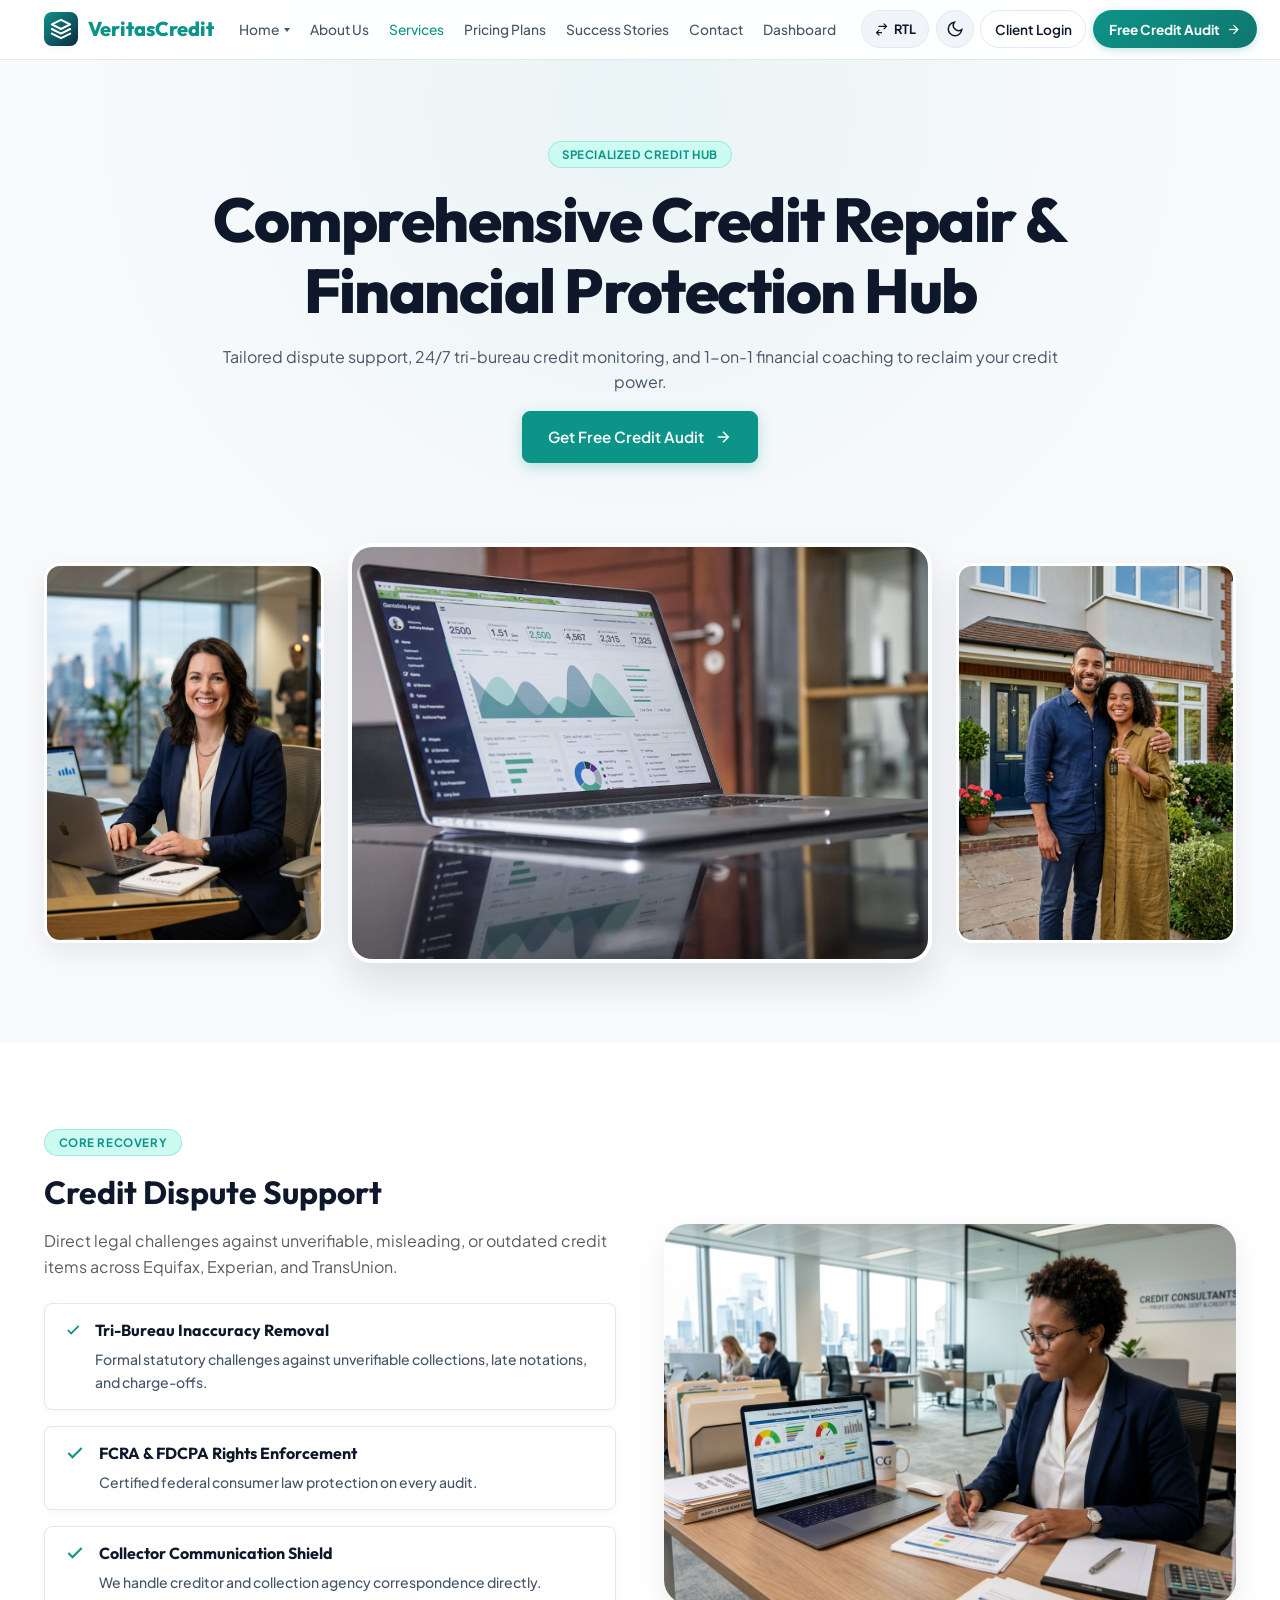
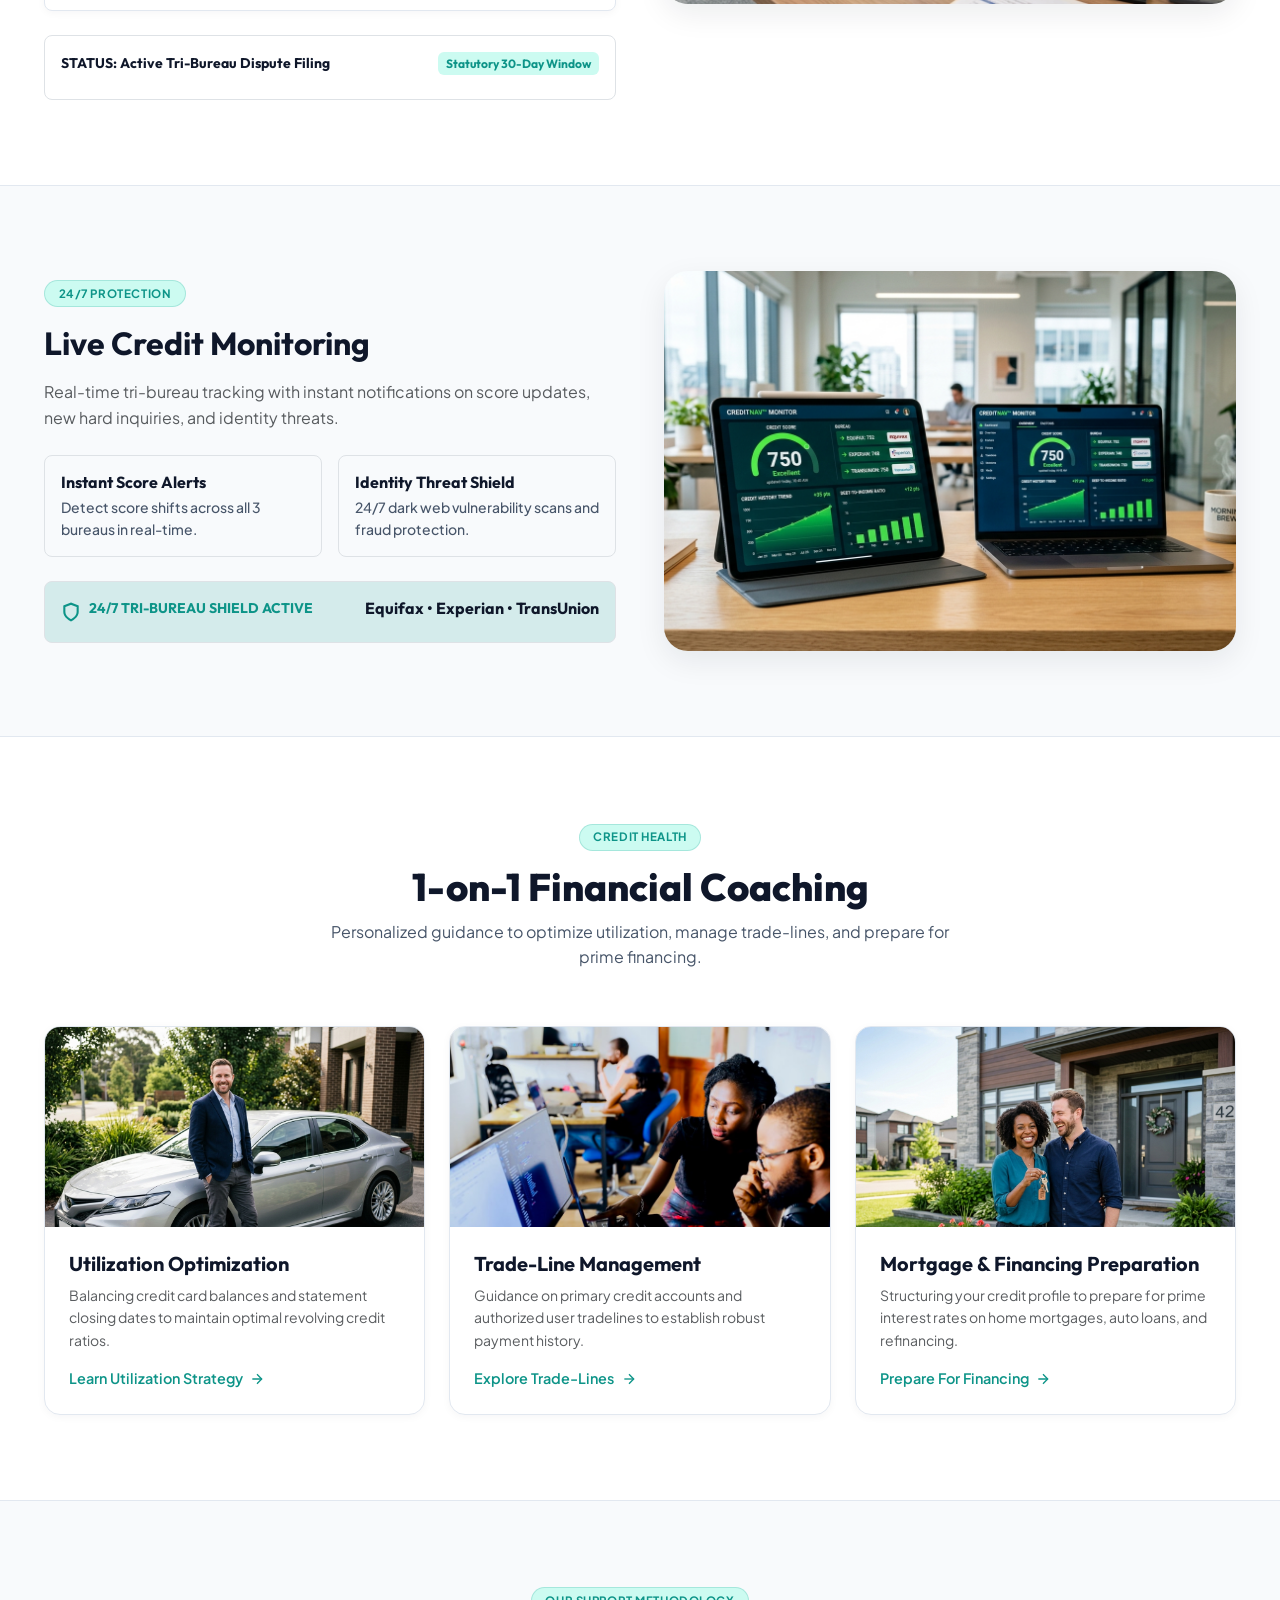
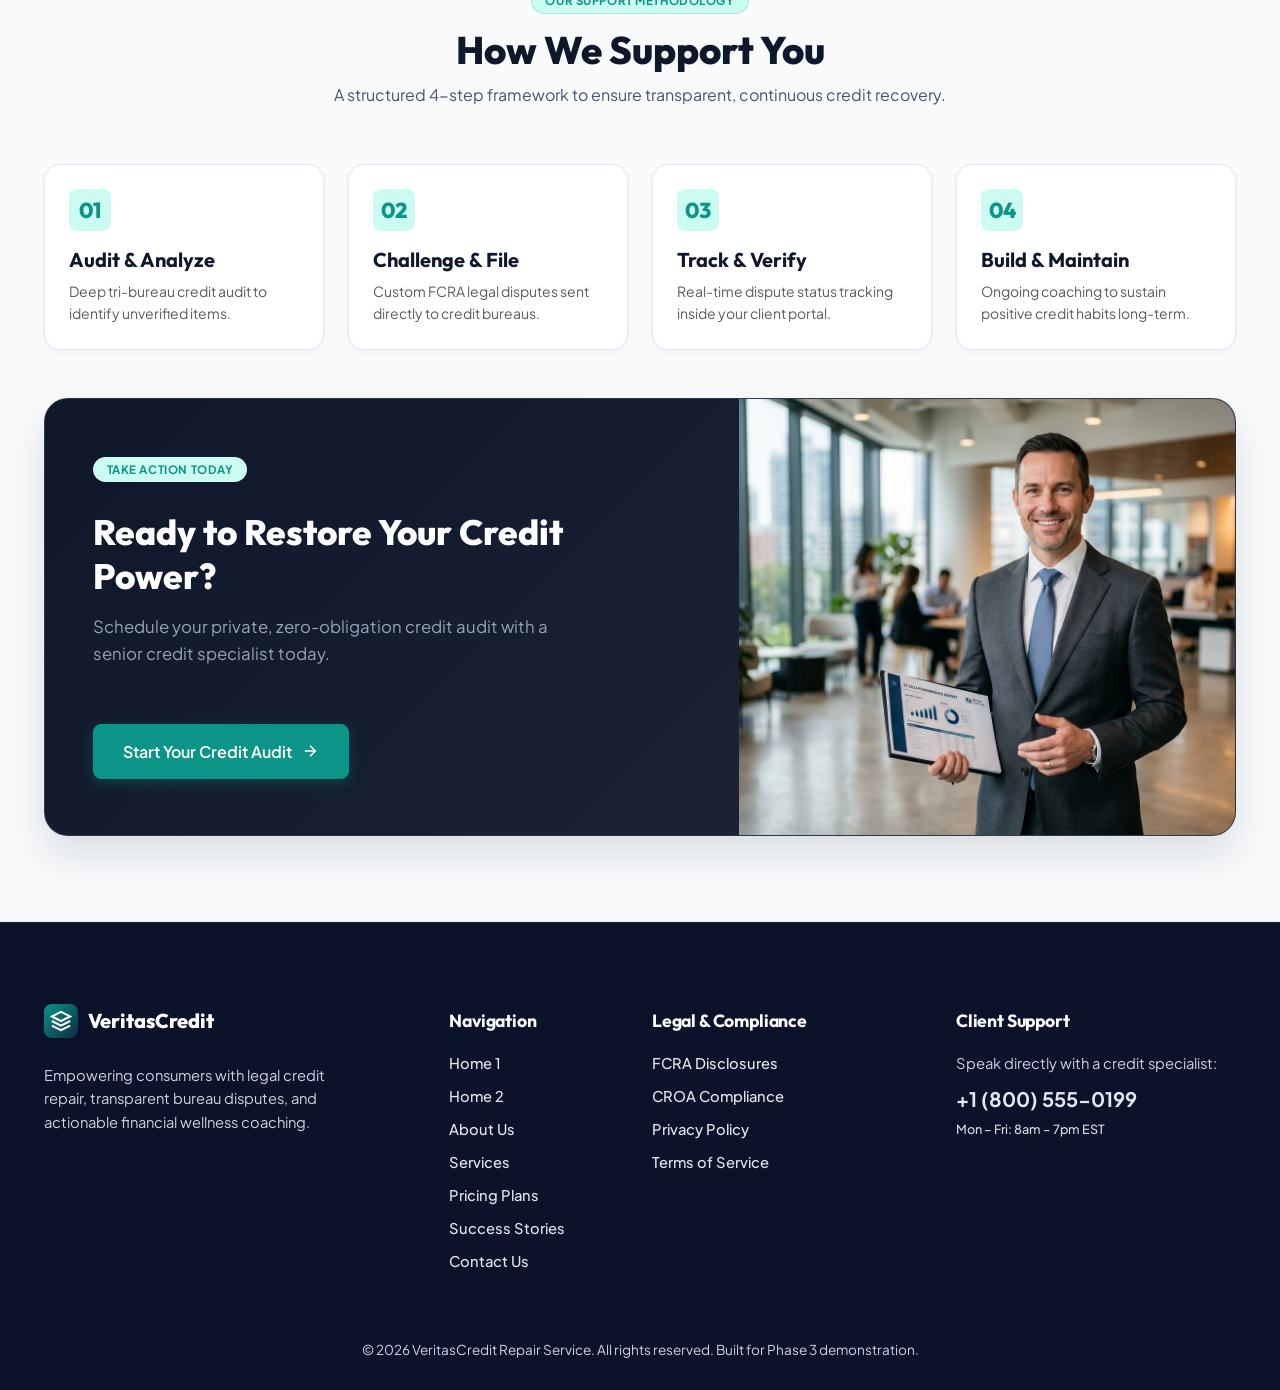
<file: services.html>
<!DOCTYPE html>
<html lang="en" dir="ltr" data-theme="light">
<head>
  <meta charset="UTF-8">
  <meta name="viewport" content="width=device-width, initial-scale=1.0">
  <title>Credit Repair Service | Services</title>
  <meta name="description" content="Explore our specialized credit repair, bureau dispute support, 24/7 credit monitoring, and financial coaching services.">
  
  <!-- Favicon -->
  <link rel="icon" type="image/svg+xml" href="data:image/svg+xml,<svg xmlns='http://www.w3.org/2000/svg' viewBox='0 0 24 24' fill='%230D9488'><path d='M12 2L2 7l10 5 10-5-10-5zM2 17l10 5 10-5M2 12l10 5 10-5'/></svg>">

  <!-- Bootstrap 5 CSS -->
  <link href="https://cdn.jsdelivr.net/npm/bootstrap@5.3.3/dist/css/bootstrap.min.css" rel="stylesheet" integrity="sha384-QWTKZyjpPEjISv5WaRU9OFeRpok6YctnYmDr5pNlyT2bRjXh0JMhjY6hW+ALEwIH" crossorigin="anonymous">

  <!-- Custom Stylesheet System -->
  <link rel="stylesheet" href="assets/css/style.css">
  <link rel="stylesheet" href="assets/css/responsive.css">
</head>
<body>

  <!-- ==========================================================================
       ATTRACTIVE PAGE LOADER
       ========================================================================== -->
  <div id="page-loader" class="page-loader">
    <div class="loader-content">
      <div class="loader-spinner-wrap">
        <div class="loader-ring loader-ring-1"></div>
        <div class="loader-ring loader-ring-2"></div>
        <div class="loader-logo-box">
          <svg width="26" height="26" viewBox="0 0 24 24" fill="none" stroke="currentColor" stroke-width="2.2">
            <path d="M12 2L2 7l10 5 10-5-10-5z"></path>
            <path d="M2 17l10 5 10-5"></path>
            <path d="M2 12l10 5 10-5"></path>
          </svg>
        </div>
      </div>
      <div class="loader-text font-heading fw-bold">Veritas<span style="color: #2DD4BF;">Credit</span></div>
      <div class="loader-subtext">Optimizing Bureau Profiles...</div>
      <div class="loader-progress-bar">
        <div class="loader-progress-fill"></div>
      </div>
    </div>
  </div>

  <!-- ==========================================================================
       SHARED NAVBAR
       ========================================================================== -->
  <header class="header-navbar">
    <div class="container">
      <nav class="navbar navbar-expand-xl navbar-light p-0">
        
        <!-- Brand Logo -->
        <a class="navbar-brand navbar-brand-logo" href="index.html" id="nav-brand-logo">
          <div class="logo-icon-box">
            <svg width="22" height="22" viewBox="0 0 24 24" fill="none" stroke="currentColor" stroke-width="2.2" stroke-linecap="round" stroke-linejoin="round">
              <path d="M12 2L2 7l10 5 10-5-10-5z"></path>
              <path d="M2 17l10 5 10-5"></path>
              <path d="M2 12l10 5 10-5"></path>
            </svg>
          </div>
          <span>Veritas<span style="color: var(--brand-teal);">Credit</span></span>
        </a>

        <!-- Mobile Toggler -->
        <button class="navbar-toggler border-0 shadow-none p-2" type="button" data-bs-target="#navbarContent" aria-controls="navbarContent" aria-expanded="false" aria-label="Toggle navigation" id="mobile-nav-toggler">
          <svg width="24" height="24" viewBox="0 0 24 24" fill="none" stroke="currentColor" stroke-width="2">
            <line x1="3" y1="12" x2="21" y2="12"></line>
            <line x1="3" y1="6" x2="21" y2="6"></line>
            <line x1="3" y1="18" x2="21" y2="18"></line>
          </svg>
        </button>

        <!-- Navbar Menu & Controls -->
        <div class="collapse navbar-collapse" id="navbarContent">
          <!-- Main Links (Services set as Active) -->
          <ul class="navbar-nav mx-auto align-items-lg-center">
            
            <!-- Home Dropdown -->
            <li class="nav-item dropdown">
              <a class="nav-link dropdown-toggle" href="#" id="homeDropdown" role="button" data-bs-toggle="dropdown" aria-expanded="false">
                Home
              </a>
              <ul class="dropdown-menu dropdown-menu-custom" aria-labelledby="homeDropdown">
                <li><a class="dropdown-item" href="index.html" id="link-home1">Home 1</a></li>
                <li><a class="dropdown-item" href="home-2.html" id="link-home2">Home 2</a></li>
              </ul>
            </li>

            <li class="nav-item"><a class="nav-link" href="about.html" id="link-about">About Us</a></li>
            <li class="nav-item"><a class="nav-link active" href="services.html" id="link-services">Services</a></li>
            <li class="nav-item"><a class="nav-link" href="pricing.html" id="link-pricing">Pricing Plans</a></li>
            <li class="nav-item"><a class="nav-link" href="stories.html" id="link-stories">Success Stories</a></li>
            <li class="nav-item"><a class="nav-link" href="contact.html" id="link-contact">Contact</a></li>
            <li class="nav-item"><a class="nav-link" href="dashboard.html" id="link-dashboard">Dashboard</a></li>
          </ul>

          <!-- Controls & CTAs -->
          <div class="nav-controls-mobile">
            <div class="nav-controls-toggles">
              <!-- Direction Switcher (LTR / RTL) -->
              <button class="lang-switch-btn dir-toggle-btn" type="button" aria-label="Toggle Layout Direction" id="btn-rtl-toggle">
                <svg width="15" height="15" viewBox="0 0 24 24" fill="none" stroke="currentColor" stroke-width="2" stroke-linecap="round" stroke-linejoin="round">
                  <path d="M8 7h12m0 0l-4-4m4 4l-4 4m-4 6H4m0 0l4 4m-4-4l4-4"></path>
                </svg>
                <span class="dir-label">RTL</span>
              </button>

              <!-- Light/Dark Mode Switcher -->
              <button class="btn-icon-toggle theme-toggle-btn" type="button" aria-label="Toggle Dark/Light Mode" id="btn-theme-toggle">
                <svg width="17" height="17" viewBox="0 0 24 24" fill="none" stroke="currentColor" stroke-width="2">
                  <path d="M21 12.79A9 9 0 1 1 11.21 3 7 7 0 0 0 21 12.79z"/>
                </svg>
              </button>
            </div>

            <!-- Client Login Link -->
            <a href="login.html" class="btn-custom-outline-nav text-decoration-none" id="btn-nav-login">
              <span>Client Login</span>
            </a>

            <!-- Prominent Primary CTA -->
            <a href="contact.html" class="btn-custom-primary text-decoration-none" id="btn-nav-cta">
              <span>Free Credit Audit</span>
              <svg width="15" height="15" viewBox="0 0 24 24" fill="none" stroke="currentColor" stroke-width="2">
                <line x1="5" y1="12" x2="19" y2="12"></line>
                <polyline points="12 5 19 12 12 19"></polyline>
              </svg>
            </a>
          </div>

        </div>
      </nav>
    </div>
  </header>

  <!-- ==========================================================================
       SECTION 1 — HERO (3-IMAGE EDITORIAL COLLAGE)
       ========================================================================== -->
  <section class="services-page-hero" id="hero">
    <div class="container">
      
      <!-- Headline & Subtitle -->
      <div class="row justify-content-center text-center mb-4">
        <div class="col-lg-9">
          <div class="badge-eyebrow">SPECIALIZED CREDIT HUB</div>
          <h1 class="hero-editorial-display-title">
            Comprehensive Credit Repair & <br>
            <span class="text-gradient">Financial Protection Hub</span>
          </h1>
          <p class="hero-subtitle mx-auto">
            Tailored dispute support, 24/7 tri-bureau credit monitoring, and 1-on-1 financial coaching to reclaim your credit power.
          </p>
          <div class="hero-actions justify-content-center">
            <a href="#dispute-support" class="btn-custom-primary" id="btn-services-primary">
              <span>Get Free Credit Audit</span>
              <svg width="18" height="18" viewBox="0 0 24 24" fill="none" stroke="currentColor" stroke-width="2">
                <line x1="5" y1="12" x2="19" y2="12"></line>
                <polyline points="12 5 19 12 12 19"></polyline>
              </svg>
            </a>
          </div>
        </div>
      </div>

      <!-- 3-Image Editorial Collage Frame -->
      <div class="services-hero-collage">
        <div class="row align-items-center g-3 g-md-4">
          
          <div class="col-lg-3 col-md-4 col-6">
            <div class="collage-side-box">
              <img src="assets/images/services/services-hero-2.jpg" alt="Financial document audit analysis" class="collage-side-img">
            </div>
          </div>

          <div class="col-lg-6 col-md-4 col-12 order-first order-md-0">
            <div class="collage-center-box">
              <img src="assets/images/services/services-hero-1.jpg" alt="Comprehensive credit analytics dashboard" class="collage-center-img" id="img-services-hero">
            </div>
          </div>

          <div class="col-lg-3 col-md-4 col-6">
            <div class="collage-side-box">
              <img src="assets/images/services/services-hero-3.jpg" alt="Advisor client consultation session" class="collage-side-img">
            </div>
          </div>

        </div>
      </div>

    </div>
  </section>

  <!-- ==========================================================================
       SECTION 2 — CREDIT DISPUTE SUPPORT
       ========================================================================== -->
  <section class="service-feature-section" id="dispute-support">
    <div class="container">
      <div class="row align-items-center g-5">
        
        <div class="col-lg-6">
          <div class="badge-eyebrow">CORE RECOVERY</div>
          <h2 class="font-heading fw-bold fs-2 mb-3">Credit Dispute Support</h2>
          <p class="text-muted mb-4">
            Direct legal challenges against unverifiable, misleading, or outdated credit items across Equifax, Experian, and TransUnion.
          </p>

          <!-- 3 Compact Benefits -->
          <div class="d-flex flex-column gap-3 mb-4">
            <div class="benefit-pill-card">
              <svg width="20" height="20" viewBox="0 0 24 24" fill="none" stroke="#0D9488" stroke-width="2.5"><polyline points="20 6 9 17 4 12"></polyline></svg>
              <div>
                <div class="fw-bold text-main font-heading">Tri-Bureau Inaccuracy Removal</div>
                <div class="small text-subtle">Formal statutory challenges against unverifiable collections, late notations, and charge-offs.</div>
              </div>
            </div>

            <div class="benefit-pill-card">
              <svg width="20" height="20" viewBox="0 0 24 24" fill="none" stroke="#0D9488" stroke-width="2.5"><polyline points="20 6 9 17 4 12"></polyline></svg>
              <div>
                <div class="fw-bold text-main font-heading">FCRA & FDCPA Rights Enforcement</div>
                <div class="small text-subtle">Certified federal consumer law protection on every audit.</div>
              </div>
            </div>

            <div class="benefit-pill-card">
              <svg width="20" height="20" viewBox="0 0 24 24" fill="none" stroke="#0D9488" stroke-width="2.5"><polyline points="20 6 9 17 4 12"></polyline></svg>
              <div>
                <div class="fw-bold text-main font-heading">Collector Communication Shield</div>
                <div class="small text-subtle">We handle creditor and collection agency correspondence directly.</div>
              </div>
            </div>
          </div>

          <!-- Visual Dispute Indicator Element -->
          <div class="p-3 bg-surface rounded-3 border d-flex align-items-center justify-content-between">
            <span class="small fw-bold text-main font-heading">STATUS: Active Tri-Bureau Dispute Filing</span>
            <span class="badge bg-teal-subtle text-teal font-heading">Statutory 30-Day Window</span>
          </div>
        </div>

        <div class="col-lg-6">
          <div class="service-feature-img-box">
            <img src="assets/images/services/service-dispute-main.jpg" alt="Legal credit dispute document audit" class="service-feature-img" id="img-dispute-support">
          </div>
        </div>

      </div>
    </div>
  </section>

  <!-- ==========================================================================
       SECTION 3 — CREDIT MONITORING
       ========================================================================== -->
  <section class="service-feature-section" id="credit-monitoring">
    <div class="container">
      <div class="row align-items-center g-5">
        
        <div class="col-lg-6 order-lg-2">
          <div class="service-feature-img-box">
            <img src="assets/images/services/service-monitoring-main.jpg" alt="Live credit monitoring dashboard screen" class="service-feature-img" id="img-monitoring">
          </div>
        </div>

        <div class="col-lg-6 order-lg-1">
          <div class="badge-eyebrow">24/7 PROTECTION</div>
          <h2 class="font-heading fw-bold fs-2 mb-3">Live Credit Monitoring</h2>
          <p class="text-muted mb-4">
            Real-time tri-bureau tracking with instant notifications on score updates, new hard inquiries, and identity threats.
          </p>

          <!-- Compact Information Pills -->
          <div class="row g-3 mb-4">
            <div class="col-md-6">
              <div class="p-3 bg-card border rounded-3 h-100">
                <div class="fw-bold font-heading text-main mb-1">Instant Score Alerts</div>
                <div class="small text-subtle">Detect score shifts across all 3 bureaus in real-time.</div>
              </div>
            </div>
            <div class="col-md-6">
              <div class="p-3 bg-card border rounded-3 h-100">
                <div class="fw-bold font-heading text-main mb-1">Identity Threat Shield</div>
                <div class="small text-subtle">24/7 dark web vulnerability scans and fraud protection.</div>
              </div>
            </div>
          </div>

          <!-- Score / Progress Visual Badge -->
          <div class="p-3 bg-teal-subtle rounded-3 border border-teal d-flex align-items-center justify-content-between flex-wrap gap-2">
            <div class="d-flex align-items-center gap-2">
              <svg width="20" height="20" viewBox="0 0 24 24" fill="none" stroke="#0D9488" stroke-width="2.5"><path d="M12 22s8-4 8-10V5l-8-3-8 3v7c0 6 8 10 8 10z"></path></svg>
              <span class="fw-bold text-teal small font-heading">24/7 TRI-BUREAU SHIELD ACTIVE</span>
            </div>
            <span class="fw-bold text-main font-heading">Equifax • Experian • TransUnion</span>
          </div>
        </div>

      </div>
    </div>
  </section>

  <!-- ==========================================================================
       SECTION 4 — FINANCIAL COACHING (3-CARD IMAGE GRID)
       ========================================================================== -->
  <section class="service-feature-section" id="financial-coaching">
    <div class="container">
      
      <!-- Section Header -->
      <div class="section-header-block">
        <div class="badge-eyebrow">CREDIT HEALTH</div>
        <h2>1-on-1 Financial Coaching</h2>
        <p>Personalized guidance to optimize utilization, manage trade-lines, and prepare for prime financing.</p>
      </div>

      <!-- 3 Coaching Image Cards -->
      <div class="row g-4">
        
        <div class="col-lg-4 col-md-6">
          <div class="coaching-card">
            <div class="coaching-card-img-wrap">
              <img src="assets/images/services/service-coaching-1.jpg" alt="Utilization optimization strategy" class="coaching-card-img">
            </div>
            <div class="coaching-card-body">
              <h3 class="font-heading fs-5 fw-bold mb-2">Utilization Optimization</h3>
              <p class="small text-muted mb-3">Balancing credit card balances and statement closing dates to maintain optimal revolving credit ratios.</p>
              <a href="contact.html" class="service-card-link mt-auto">
                <span>Learn Utilization Strategy</span>
                <svg width="16" height="16" viewBox="0 0 24 24" fill="none" stroke="currentColor" stroke-width="2"><line x1="5" y1="12" x2="19" y2="12"></line><polyline points="12 5 19 12 12 19"></polyline></svg>
              </a>
            </div>
          </div>
        </div>

        <div class="col-lg-4 col-md-6">
          <div class="coaching-card">
            <div class="coaching-card-img-wrap">
              <img src="assets/images/services/service-coaching-2.jpg" alt="Trade-line building session" class="coaching-card-img">
            </div>
            <div class="coaching-card-body">
              <h3 class="font-heading fs-5 fw-bold mb-2">Trade-Line Management</h3>
              <p class="small text-muted mb-3">Guidance on primary credit accounts and authorized user tradelines to establish robust payment history.</p>
              <a href="contact.html" class="service-card-link mt-auto">
                <span>Explore Trade-Lines</span>
                <svg width="16" height="16" viewBox="0 0 24 24" fill="none" stroke="currentColor" stroke-width="2"><line x1="5" y1="12" x2="19" y2="12"></line><polyline points="12 5 19 12 12 19"></polyline></svg>
              </a>
            </div>
          </div>
        </div>

        <div class="col-lg-4 col-md-6 mx-auto">
          <div class="coaching-card">
            <div class="coaching-card-img-wrap">
              <img src="assets/images/services/service-coaching-3.jpg" alt="Prime loan mortgage qualification" class="coaching-card-img">
            </div>
            <div class="coaching-card-body">
              <h3 class="font-heading fs-5 fw-bold mb-2">Mortgage & Financing Preparation</h3>
              <p class="small text-muted mb-3">Structuring your credit profile to prepare for prime interest rates on home mortgages, auto loans, and refinancing.</p>
              <a href="contact.html" class="service-card-link mt-auto">
                <span>Prepare For Financing</span>
                <svg width="16" height="16" viewBox="0 0 24 24" fill="none" stroke="currentColor" stroke-width="2"><line x1="5" y1="12" x2="19" y2="12"></line><polyline points="12 5 19 12 12 19"></polyline></svg>
              </a>
            </div>
          </div>
        </div>

      </div>

    </div>
  </section>

  <!-- ==========================================================================
       SECTION 5 — HOW WE SUPPORT YOU & FINAL CTA (VERIFIED WORKING PHOTO)
       ========================================================================== -->
  <section class="service-feature-section" id="support">
    <div class="container">
      
      <!-- Section Header -->
      <div class="section-header-block">
        <div class="badge-eyebrow">OUR SUPPORT METHODOLOGY</div>
        <h2>How We Support You</h2>
        <p>A structured 4-step framework to ensure transparent, continuous credit recovery.</p>
      </div>

      <!-- 4 Short Steps -->
      <div class="row g-4 mb-5">
        
        <div class="col-lg-3 col-sm-6">
          <div class="support-step-item">
            <div class="support-step-num">01</div>
            <h4 class="font-heading fs-5">Audit & Analyze</h4>
            <p class="small text-muted mb-0">Deep tri-bureau credit audit to identify unverified items.</p>
          </div>
        </div>

        <div class="col-lg-3 col-sm-6">
          <div class="support-step-item">
            <div class="support-step-num">02</div>
            <h4 class="font-heading fs-5">Challenge & File</h4>
            <p class="small text-muted mb-0">Custom FCRA legal disputes sent directly to credit bureaus.</p>
          </div>
        </div>

        <div class="col-lg-3 col-sm-6">
          <div class="support-step-item">
            <div class="support-step-num">03</div>
            <h4 class="font-heading fs-5">Track & Verify</h4>
            <p class="small text-muted mb-0">Real-time dispute status tracking inside your client portal.</p>
          </div>
        </div>

        <div class="col-lg-3 col-sm-6">
          <div class="support-step-item">
            <div class="support-step-num">04</div>
            <h4 class="font-heading fs-5">Build & Maintain</h4>
            <p class="small text-muted mb-0">Ongoing coaching to sustain positive credit habits long-term.</p>
          </div>
        </div>

      </div>

      <!-- Support Image Banner & Final CTA -->
      <div class="cta-box">
        <div class="row align-items-center g-0">
          <div class="col-lg-7">
            <div class="cta-content">
              <div class="badge-eyebrow bg-teal-subtle text-teal border-0">TAKE ACTION TODAY</div>
              <h2>Ready to Restore Your Credit Power?</h2>
              <p>Schedule your private, zero-obligation credit audit with a senior credit specialist today.</p>
              <a href="contact.html" class="btn-custom-gold" id="btn-services-final">
                <span>Start Your Credit Audit</span>
                <svg width="18" height="18" viewBox="0 0 24 24" fill="none" stroke="currentColor" stroke-width="2">
                  <line x1="5" y1="12" x2="19" y2="12"></line>
                  <polyline points="12 5 19 12 12 19"></polyline>
                </svg>
              </a>
            </div>
          </div>

          <div class="col-lg-5">
            <div class="cta-img-wrap">
              <img src="assets/images/services/service-support-main.jpg" alt="Client achieving credit success milestone" class="cta-img" id="img-services-cta">
            </div>
          </div>
        </div>
      </div>

    </div>
  </section>

  <!-- ==========================================================================
       FOOTER
       ========================================================================== -->
  <footer class="site-footer">
    <div class="container">
      <div class="row g-4">
        
        <div class="col-lg-4 col-md-6">
          <div class="footer-brand">
            <a class="navbar-brand-logo mb-3" href="index.html">
              <div class="logo-icon-box">
                <svg width="22" height="22" viewBox="0 0 24 24" fill="none" stroke="currentColor" stroke-width="2.2">
                  <path d="M12 2L2 7l10 5 10-5-10-5z"></path>
                  <path d="M2 17l10 5 10-5"></path>
                  <path d="M2 12l10 5 10-5"></path>
                </svg>
              </div>
              <span>Veritas<span style="color: var(--brand-teal);">Credit</span></span>
            </a>
            <p>Empowering consumers with legal credit repair, transparent bureau disputes, and actionable financial wellness coaching.</p>
          </div>
        </div>

        <div class="col-lg-2 col-md-6">
          <h4 class="footer-heading">Navigation</h4>
          <ul class="footer-links">
            <li><a href="index.html">Home 1</a></li>
            <li><a href="home-2.html">Home 2</a></li>
            <li><a href="about.html">About Us</a></li>
            <li><a href="services.html">Services</a></li>
            <li><a href="pricing.html">Pricing Plans</a></li>
            <li><a href="stories.html">Success Stories</a></li>
            <li><a href="contact.html">Contact Us</a></li>
          </ul>
        </div>

        <div class="col-lg-3 col-md-6">
          <h4 class="footer-heading">Legal & Compliance</h4>
          <ul class="footer-links">
            <li><a href="#">FCRA Disclosures</a></li>
            <li><a href="#">CROA Compliance</a></li>
            <li><a href="#">Privacy Policy</a></li>
            <li><a href="#">Terms of Service</a></li>
          </ul>
        </div>

        <div class="col-lg-3 col-md-6">
          <h4 class="footer-heading">Client Support</h4>
          <p class="small text-muted mb-2">Speak directly with a credit specialist:</p>
          <div class="fw-bold text-main fs-5 mb-1">+1 (800) 555-0199</div>
          <div class="small text-subtle">Mon – Fri: 8am – 7pm EST</div>
        </div>

      </div>

      <div class="footer-bottom text-center">
        <p class="mb-0">© 2026 VeritasCredit Repair Service. All rights reserved. Built for Phase 3 demonstration.</p>
      </div>
    </div>
  </footer>

  <!-- Back to Top Button -->
  <button class="back-to-top" aria-label="Back to top" id="btn-back-to-top">
    <svg width="20" height="20" viewBox="0 0 24 24" fill="none" stroke="currentColor" stroke-width="2.5">
      <polyline points="18 15 12 9 6 15"></polyline>
    </svg>
  </button>

  <!-- Bootstrap 5 JS Bundle -->
  <script src="https://cdn.jsdelivr.net/npm/bootstrap@5.3.3/dist/js/bootstrap.bundle.min.js" integrity="sha384-YvpcrYf0tY3lHB60NNkmXc5s9fDVZLESaAA55NDzOxhy9GkcIdslK1eN7N6jIeHz" crossorigin="anonymous"></script>

  <!-- Main Custom Application JS -->
  <script src="assets/js/main.js"></script>

</body>
</html>
</file>
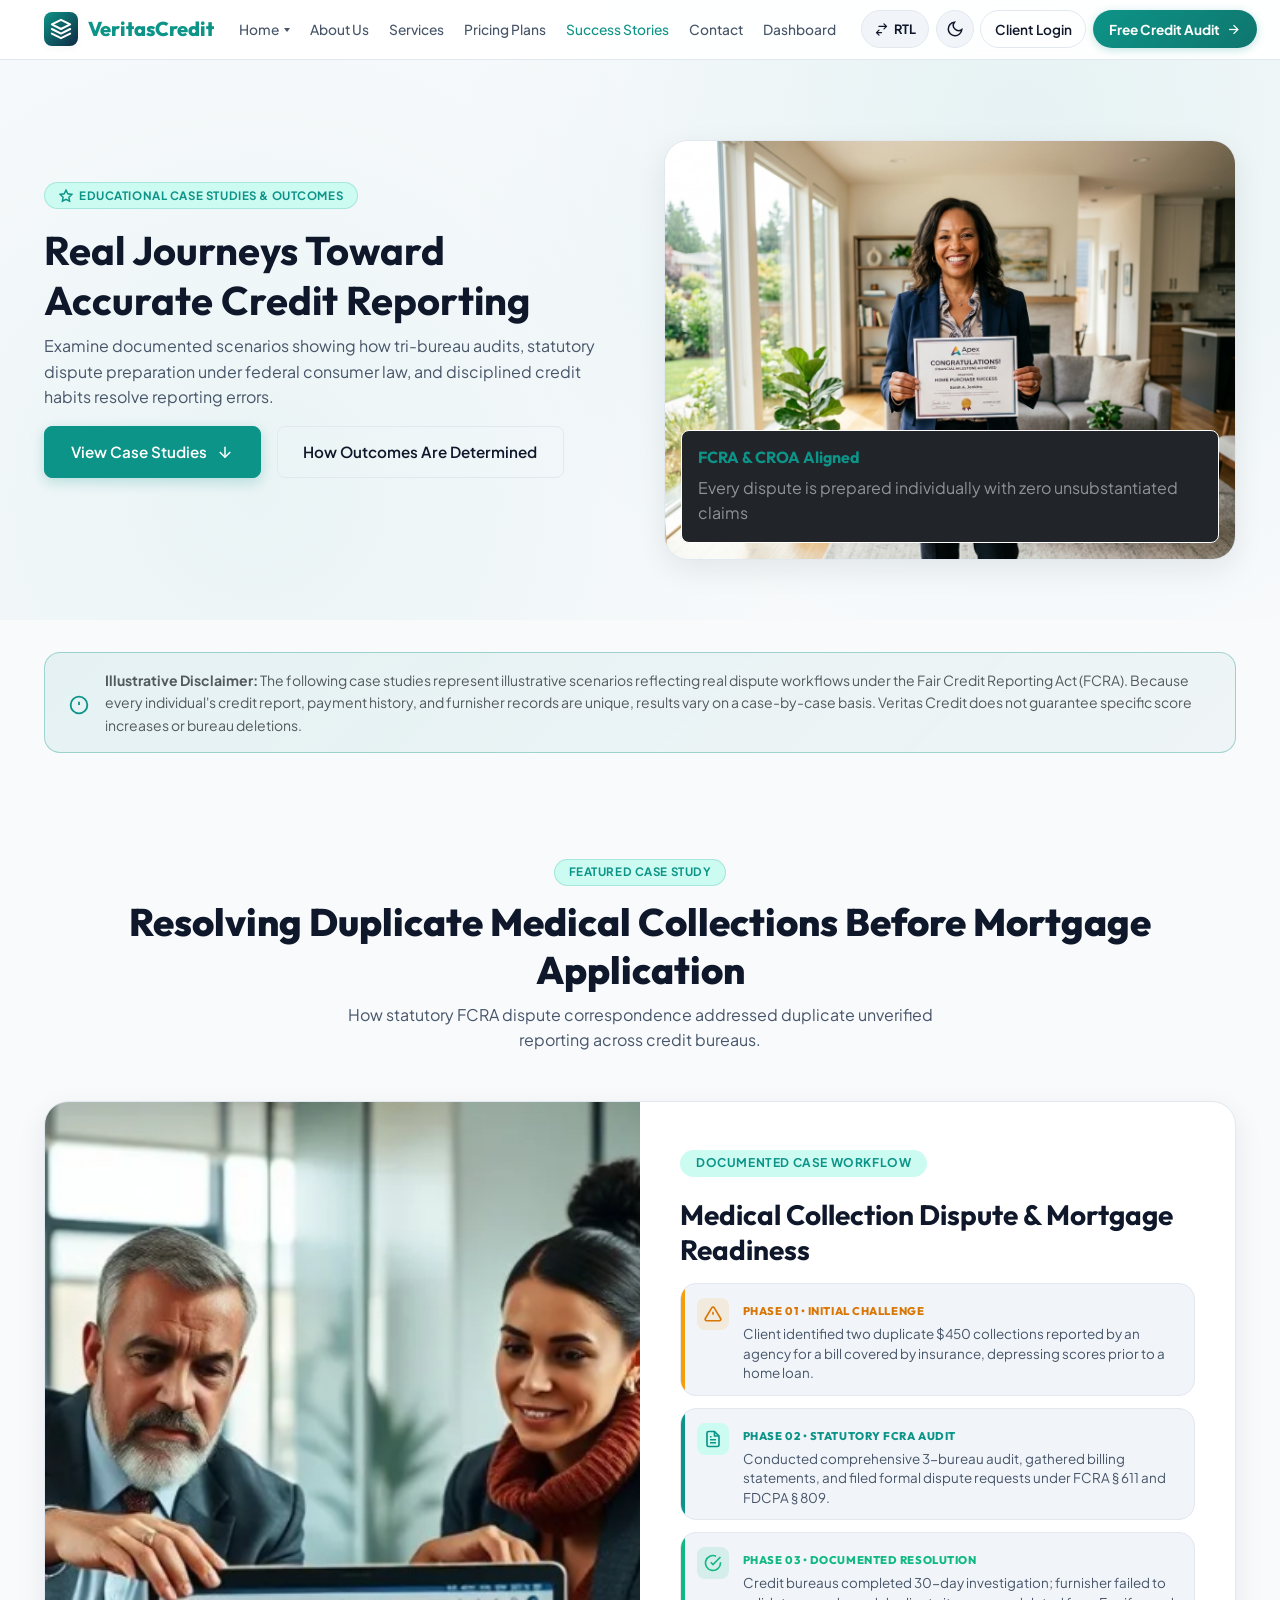
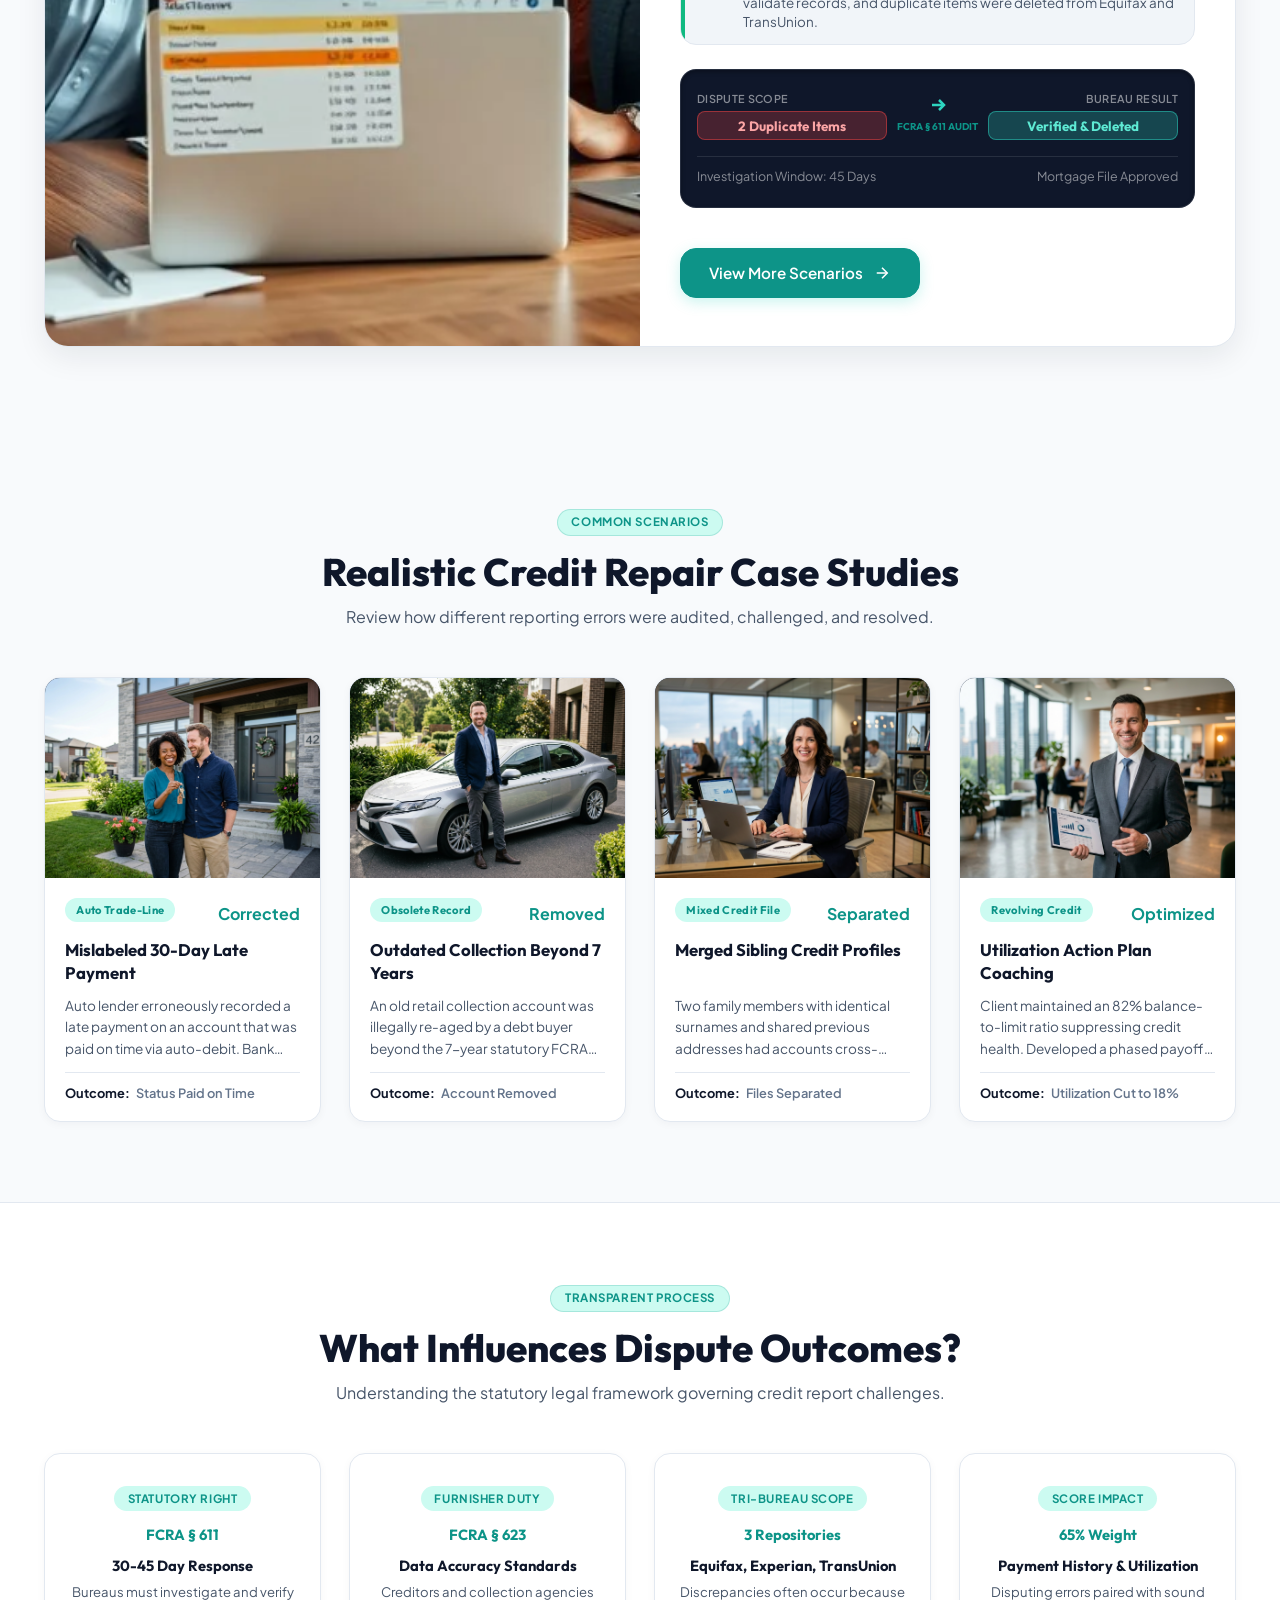
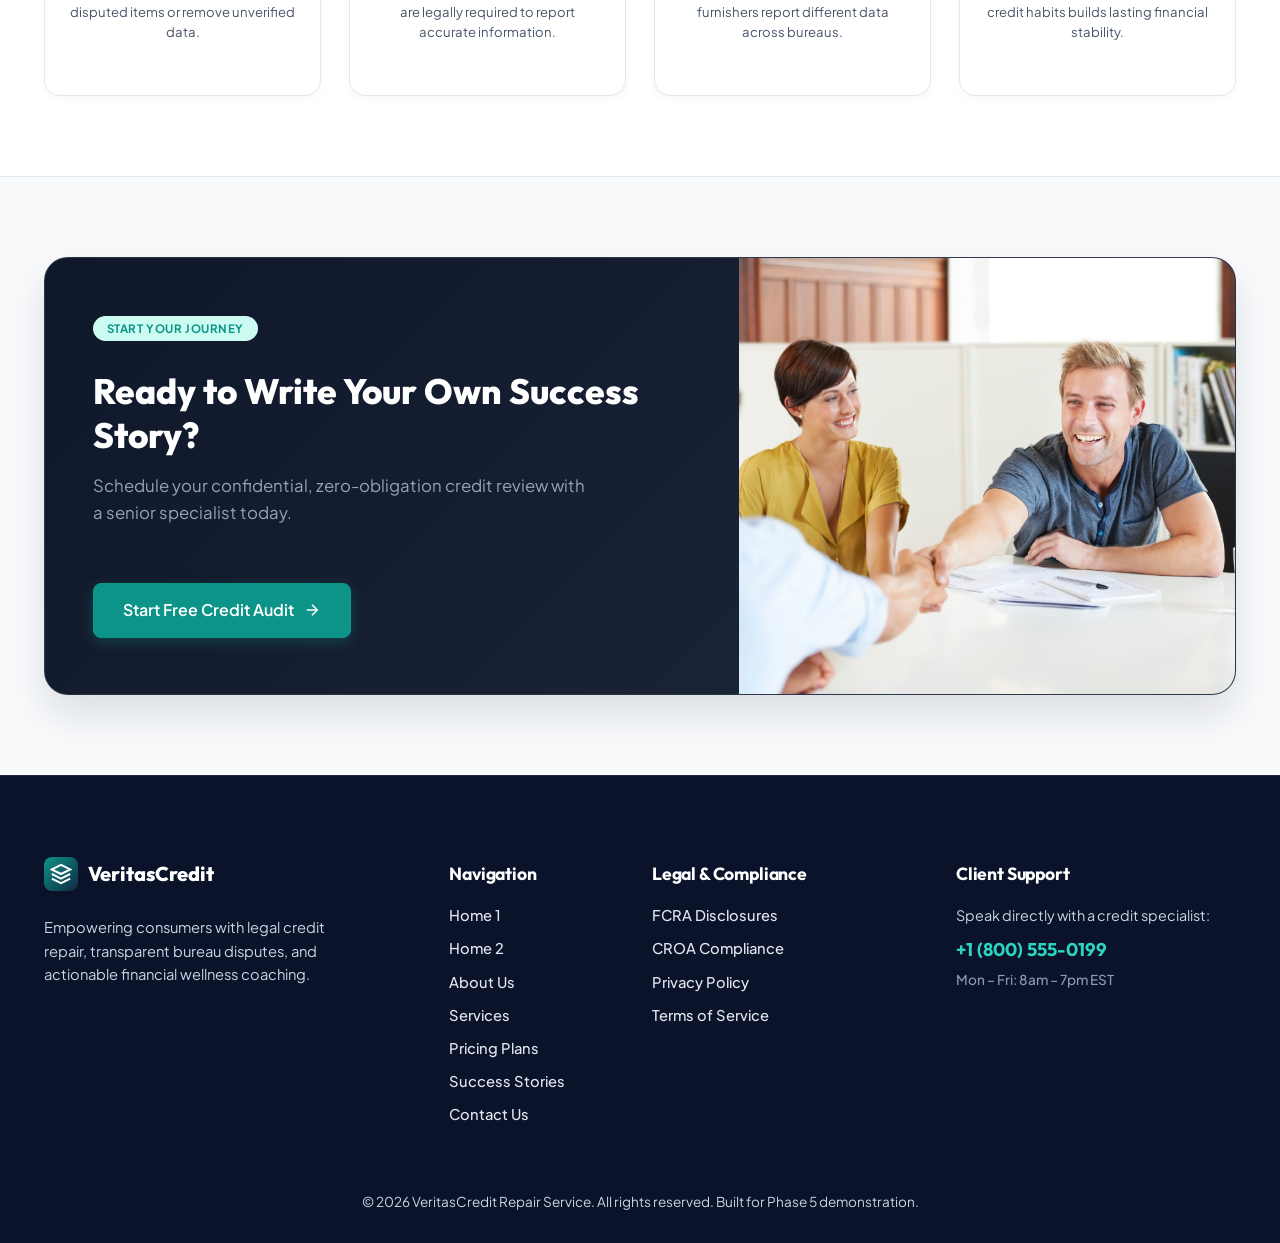
<file: stories.html>
<!DOCTYPE html>
<html lang="en" data-theme="light" dir="ltr">
<head>
  <meta charset="UTF-8">
  <meta name="viewport" content="width=device-width, initial-scale=1.0">
  <meta name="description" content="VeritasCredit Success Stories — Verified client case studies, credit score transformations, and debt deletion outcomes.">
  <title>VeritasCredit | Verified Client Success Stories</title>

  <!-- Favicon -->
  <link rel="icon" type="image/svg+xml" href="data:image/svg+xml,<svg xmlns='http://www.w3.org/2000/svg' viewBox='0 0 24 24' fill='%230D9488'><path d='M12 2L2 7l10 5 10-5-10-5zM2 17l10 5 10-5M2 12l10 5 10-5'/></svg>">

  <!-- Google Fonts (Outfit & Inter) -->
  <link rel="preconnect" href="https://fonts.googleapis.com">
  <link rel="preconnect" href="https://fonts.gstatic.com" crossorigin>
  <link href="https://fonts.googleapis.com/css2?family=Inter:wght@300;400;500;600;700&family=Outfit:wght@500;600;700;800&display=swap" rel="stylesheet">

  <!-- Bootstrap 5 CSS -->
  <link href="https://cdn.jsdelivr.net/npm/bootstrap@5.3.3/dist/css/bootstrap.min.css" rel="stylesheet" integrity="sha384-QWTKZyjpPEjISv5WaRU9OFeRpok6YctnYmDr5pNlyT2bRjXh0JMhjY6hW+ALEwIH" crossorigin="anonymous">

  <!-- Custom Stylesheet System -->
  <link rel="stylesheet" href="assets/css/style.css">
  <link rel="stylesheet" href="assets/css/responsive.css">
</head>
<body>

  <!-- ==========================================================================
       ATTRACTIVE PAGE LOADER
       ========================================================================== -->
  <div id="page-loader" class="page-loader">
    <div class="loader-content">
      <div class="loader-spinner-wrap">
        <div class="loader-ring loader-ring-1"></div>
        <div class="loader-ring loader-ring-2"></div>
        <div class="loader-logo-box">
          <svg width="26" height="26" viewBox="0 0 24 24" fill="none" stroke="currentColor" stroke-width="2.2">
            <path d="M12 2L2 7l10 5 10-5-10-5z"></path>
            <path d="M2 17l10 5 10-5"></path>
            <path d="M2 12l10 5 10-5"></path>
          </svg>
        </div>
      </div>
      <div class="loader-text font-heading fw-bold">Veritas<span style="color: #2DD4BF;">Credit</span></div>
      <div class="loader-subtext">Optimizing Bureau Profiles...</div>
      <div class="loader-progress-bar">
        <div class="loader-progress-fill"></div>
      </div>
    </div>
  </div>

  <!-- ==========================================================================
       SHARED NAVBAR
       ========================================================================== -->
  <header class="header-navbar">
    <div class="container">
      <nav class="navbar navbar-expand-xl navbar-light p-0">
        
        <!-- Brand Logo -->
        <a class="navbar-brand navbar-brand-logo" href="index.html" id="nav-brand-logo">
          <div class="logo-icon-box">
            <svg width="22" height="22" viewBox="0 0 24 24" fill="none" stroke="currentColor" stroke-width="2.2" stroke-linecap="round" stroke-linejoin="round">
              <path d="M12 2L2 7l10 5 10-5-10-5z"></path>
              <path d="M2 17l10 5 10-5"></path>
              <path d="M2 12l10 5 10-5"></path>
            </svg>
          </div>
          <span>Veritas<span style="color: var(--brand-teal);">Credit</span></span>
        </a>

        <!-- Mobile Toggler -->
        <button class="navbar-toggler border-0 shadow-none p-2" type="button" data-bs-target="#navbarContent" aria-controls="navbarContent" aria-expanded="false" aria-label="Toggle navigation" id="mobile-nav-toggler">
          <svg width="24" height="24" viewBox="0 0 24 24" fill="none" stroke="currentColor" stroke-width="2">
            <line x1="3" y1="12" x2="21" y2="12"></line>
            <line x1="3" y1="6" x2="21" y2="6"></line>
            <line x1="3" y1="18" x2="21" y2="18"></line>
          </svg>
        </button>

        <!-- Navbar Menu & Controls -->
        <div class="collapse navbar-collapse" id="navbarContent">
          <!-- Main Links -->
          <ul class="navbar-nav mx-auto align-items-lg-center">
            
            <!-- Home Dropdown -->
            <li class="nav-item dropdown">
              <a class="nav-link dropdown-toggle" href="#" id="homeDropdown" role="button" data-bs-toggle="dropdown" aria-expanded="false">
                Home
              </a>
              <ul class="dropdown-menu dropdown-menu-custom" aria-labelledby="homeDropdown">
                <li><a class="dropdown-item" href="index.html" id="link-home1">Home 1</a></li>
                <li><a class="dropdown-item" href="home-2.html" id="link-home2">Home 2</a></li>
              </ul>
            </li>

            <li class="nav-item"><a class="nav-link" href="about.html" id="link-about">About Us</a></li>
            <li class="nav-item"><a class="nav-link" href="services.html" id="link-services">Services</a></li>
            <li class="nav-item"><a class="nav-link" href="pricing.html" id="link-pricing">Pricing Plans</a></li>
            <li class="nav-item"><a class="nav-link active" href="stories.html" id="link-stories">Success Stories</a></li>
            <li class="nav-item"><a class="nav-link" href="contact.html" id="link-contact">Contact</a></li>
            <li class="nav-item"><a class="nav-link" href="dashboard.html" id="link-dashboard">Dashboard</a></li>
          </ul>

          <!-- Controls & CTAs -->
          <div class="nav-controls-mobile">
            <div class="nav-controls-toggles">
              <!-- Direction Switcher (LTR / RTL) -->
              <button class="lang-switch-btn dir-toggle-btn" type="button" aria-label="Toggle Layout Direction" id="btn-rtl-toggle">
                <svg width="15" height="15" viewBox="0 0 24 24" fill="none" stroke="currentColor" stroke-width="2" stroke-linecap="round" stroke-linejoin="round">
                  <path d="M8 7h12m0 0l-4-4m4 4l-4 4m-4 6H4m0 0l4 4m-4-4l4-4"></path>
                </svg>
                <span class="dir-label">RTL</span>
              </button>

              <!-- Light/Dark Mode Switcher -->
              <button class="btn-icon-toggle theme-toggle-btn" type="button" aria-label="Toggle Dark/Light Mode" id="btn-theme-toggle">
                <svg width="17" height="17" viewBox="0 0 24 24" fill="none" stroke="currentColor" stroke-width="2">
                  <path d="M21 12.79A9 9 0 1 1 11.21 3 7 7 0 0 0 21 12.79z"/>
                </svg>
              </button>
            </div>

            <!-- Client Login Link -->
            <a href="login.html" class="btn-custom-outline-nav text-decoration-none" id="btn-nav-login">
              <span>Client Login</span>
            </a>

            <!-- Prominent Primary CTA -->
            <a href="contact.html" class="btn-custom-primary text-decoration-none" id="btn-nav-cta">
              <span>Free Credit Audit</span>
              <svg width="15" height="15" viewBox="0 0 24 24" fill="none" stroke="currentColor" stroke-width="2">
                <line x1="5" y1="12" x2="19" y2="12"></line>
                <polyline points="12 5 19 12 12 19"></polyline>
              </svg>
            </a>
          </div>

        </div>
      </nav>
    </div>
  </header>

  <!-- ==========================================================================
       SECTION 1 — HERO (DISTINCT STORIES HERO SHOWCASE)
       ========================================================================== -->
  <section class="hero-stories-section" id="hero">
    <div class="container">
      <div class="row align-items-center g-4 g-lg-5">
        
        <!-- Left Hero Content -->
        <div class="col-lg-6">
          <div class="hero-text-content">
            <div class="badge-eyebrow mb-3">
              <svg width="14" height="14" viewBox="0 0 24 24" fill="none" stroke="currentColor" stroke-width="2.5">
                <polygon points="12 2 15.09 8.26 22 9.27 17 14.14 18.18 21.02 12 17.77 5.82 21.02 7 14.14 2 9.27 8.91 8.26 12 2"></polygon>
              </svg>
              EDUCATIONAL CASE STUDIES & OUTCOMES
            </div>

            <h1 class="hero-title">
              Real Journeys Toward <br>
              <span class="text-gradient">Accurate Credit Reporting</span>
            </h1>

            <p class="hero-subtitle">
              Examine documented scenarios showing how tri-bureau audits, statutory dispute preparation under federal consumer law, and disciplined credit habits resolve reporting errors.
            </p>

            <div class="hero-actions">
              <a href="#featured" class="btn-custom-primary" id="btn-hero-stories-primary">
                <span>View Case Studies</span>
                <svg width="18" height="18" viewBox="0 0 24 24" fill="none" stroke="currentColor" stroke-width="2">
                  <line x1="12" y1="5" x2="12" y2="19"></line>
                  <polyline points="19 12 12 19 5 12"></polyline>
                </svg>
              </a>

              <a href="#results" class="btn-custom-secondary" id="btn-hero-stories-secondary">
                <span>How Outcomes Are Determined</span>
              </a>
            </div>
          </div>
        </div>

        <!-- Right Hero Visual Banner -->
        <div class="col-lg-6">
          <div class="hero-stories-img-wrap">
            <img src="assets/images/success-hero-new.jpg" alt="Client reviewing credit report results" class="hero-stories-img" id="img-stories-hero">
            
            <!-- Floating Badge Overlay -->
            <div class="position-absolute bottom-0 start-0 m-3 p-3 bg-dark bg-opacity-85 text-white backdrop-blur border border-white border-opacity-15 rounded-3 shadow-md">
              <div class="fw-bold font-heading fs-6 text-teal">FCRA & CROA Aligned</div>
              <div class="extra-small text-white-50">Every dispute is prepared individually with zero unsubstantiated claims</div>
            </div>
          </div>
        </div>

      </div>
    </div>
  </section>

  <!-- Educational Disclaimer Banner -->
  <div class="container my-4">
    <div class="compliance-notice-box py-3 px-4">
      <div class="d-flex align-items-center gap-3">
        <div class="text-teal flex-shrink-0">
          <svg width="20" height="20" viewBox="0 0 24 24" fill="none" stroke="currentColor" stroke-width="2.2">
            <circle cx="12" cy="12" r="10"></circle>
            <line x1="12" y1="8" x2="12" y2="12"></line>
            <line x1="12" y1="16" x2="12.01" y2="16"></line>
          </svg>
        </div>
        <div class="small text-muted mb-0">
          <strong>Illustrative Disclaimer:</strong> The following case studies represent illustrative scenarios reflecting real dispute workflows under the Fair Credit Reporting Act (FCRA). Because every individual's credit report, payment history, and furnisher records are unique, results vary on a case-by-case basis. Veritas Credit does not guarantee specific score increases or bureau deletions.
        </div>
      </div>
    </div>
  </div>

  <!-- ==========================================================================
       SECTION 2 — FEATURED SUCCESS (DETAILED CASE STUDY)
       ========================================================================== -->
  <section class="featured-story-section" id="featured">
    <div class="container">
      
      <!-- Section Header -->
      <div class="section-header-block text-center mb-5">
        <div class="badge-eyebrow mx-auto">FEATURED CASE STUDY</div>
        <h2>Resolving Duplicate Medical Collections Before Mortgage Application</h2>
        <p>How statutory FCRA dispute correspondence addressed duplicate unverified reporting across credit bureaus.</p>
      </div>

      <!-- Featured Story Card -->
      <div class="featured-story-card">
        <div class="row align-items-center g-0">
          
          <!-- Left Image Column -->
          <div class="col-lg-6">
            <div class="featured-story-img-wrap">
              <img src="assets/images/success-featured-new.jpg" alt="Homeowners reviewing approved mortgage closing docs" class="featured-story-img" id="img-featured-story">
            </div>
          </div>

          <!-- Right Content Column -->
          <div class="col-lg-6">
            <div class="featured-story-content">
              <div class="badge-eyebrow bg-teal-subtle text-teal border-0 mb-3">DOCUMENTED CASE WORKFLOW</div>
              <h3 class="font-heading fs-3 fw-bold mb-3">Medical Collection Dispute & Mortgage Readiness</h3>
              
              <!-- Modern 3-Phase Case Workflow Stepper -->
              <div class="case-workflow-steps mb-4">
                <!-- Phase 1: Challenge -->
                <div class="case-workflow-step step-challenge">
                  <div class="case-workflow-icon-box">
                    <svg width="18" height="18" viewBox="0 0 24 24" fill="none" stroke="currentColor" stroke-width="2.2">
                      <path d="M10.29 3.86L1.82 18a2 2 0 0 0 1.71 3h16.94a2 2 0 0 0 1.71-3L13.71 3.86a2 2 0 0 0-3.42 0z"></path>
                      <line x1="12" y1="9" x2="12" y2="13"></line>
                      <line x1="12" y1="17" x2="12.01" y2="17"></line>
                    </svg>
                  </div>
                  <div class="case-workflow-body">
                    <div class="case-workflow-header">
                      <span class="case-workflow-badge badge-challenge">PHASE 01 &bull; INITIAL CHALLENGE</span>
                    </div>
                    <p class="case-workflow-text">Client identified two duplicate $450 collections reported by an agency for a bill covered by insurance, depressing scores prior to a home loan.</p>
                  </div>
                </div>

                <!-- Phase 2: Action -->
                <div class="case-workflow-step step-audit">
                  <div class="case-workflow-icon-box">
                    <svg width="18" height="18" viewBox="0 0 24 24" fill="none" stroke="currentColor" stroke-width="2.2">
                      <path d="M14 2H6a2 2 0 0 0-2 2v16a2 2 0 0 0 2 2h12a2 2 0 0 0 2-2V8z"></path>
                      <polyline points="14 2 14 8 20 8"></polyline>
                      <line x1="16" y1="13" x2="8" y2="13"></line>
                      <line x1="16" y1="17" x2="8" y2="17"></line>
                      <polyline points="10 9 9 9 8 9"></polyline>
                    </svg>
                  </div>
                  <div class="case-workflow-body">
                    <div class="case-workflow-header">
                      <span class="case-workflow-badge badge-audit">PHASE 02 &bull; STATUTORY FCRA AUDIT</span>
                    </div>
                    <p class="case-workflow-text">Conducted comprehensive 3-bureau audit, gathered billing statements, and filed formal dispute requests under FCRA § 611 and FDCPA § 809.</p>
                  </div>
                </div>

                <!-- Phase 3: Resolution -->
                <div class="case-workflow-step step-outcome">
                  <div class="case-workflow-icon-box">
                    <svg width="18" height="18" viewBox="0 0 24 24" fill="none" stroke="currentColor" stroke-width="2.2">
                      <path d="M22 11.08V12a10 10 0 1 1-5.93-9.14"></path>
                      <polyline points="22 4 12 14.01 9 11.01"></polyline>
                    </svg>
                  </div>
                  <div class="case-workflow-body">
                    <div class="case-workflow-header">
                      <span class="case-workflow-badge badge-outcome">PHASE 03 &bull; DOCUMENTED RESOLUTION</span>
                    </div>
                    <p class="case-workflow-text">Credit bureaus completed 30-day investigation; furnisher failed to validate records, and duplicate items were deleted from Equifax and TransUnion.</p>
                  </div>
                </div>
              </div>

              <!-- Dispute Timeline & Status Box -->
              <div class="fico-gauge-box mb-4">
                <div class="fico-flex-row mb-3">
                  <div>
                    <div class="small text-white-50 text-uppercase fw-semibold">Dispute Scope</div>
                    <div class="fico-score-pill poor mt-1">2 Duplicate Items</div>
                  </div>

                  <div class="text-center px-2">
                    <svg width="24" height="24" viewBox="0 0 24 24" fill="none" stroke="#2DD4BF" stroke-width="2.5"><polyline points="13 17 18 12 13 7"></polyline><line x1="6" y1="12" x2="18" y2="12"></line></svg>
                    <div class="extra-small text-teal font-heading mt-1">FCRA § 611 AUDIT</div>
                  </div>

                  <div class="text-end">
                    <div class="small text-white-50 text-uppercase fw-semibold">Bureau Result</div>
                    <div class="fico-score-pill prime mt-1">Verified & Deleted</div>
                  </div>
                </div>

                <div class="small text-white-50 pt-2 border-top border-white border-opacity-10 d-flex justify-content-between">
                  <span>Investigation Window: 45 Days</span>
                  <span class="text-emerald">Mortgage File Approved</span>
                </div>
              </div>

              <a href="#stories-grid" class="btn-custom-primary align-self-start" id="btn-read-more-stories">
                <span>View More Scenarios</span>
                <svg width="18" height="18" viewBox="0 0 24 24" fill="none" stroke="currentColor" stroke-width="2"><line x1="5" y1="12" x2="19" y2="12"></line><polyline points="12 5 19 12 12 19"></polyline></svg>
              </a>
            </div>
          </div>

        </div>
      </div>

    </div>
  </section>

  <!-- ==========================================================================
       SECTION 3 — CLIENT STORIES (4 DISTINCT VISUAL CARDS)
       ========================================================================== -->
  <section class="stories-grid-section" id="stories-grid">
    <div class="container">
      
      <!-- Section Header -->
      <div class="section-header-block text-center mb-5">
        <div class="badge-eyebrow mx-auto">COMMON SCENARIOS</div>
        <h2>Realistic Credit Repair Case Studies</h2>
        <p>Review how different reporting errors were audited, challenged, and resolved.</p>
      </div>

      <!-- 4 Visual Story Cards Grid -->
      <div class="row g-4 align-items-stretch">
        
        <!-- Story Card 1 -->
        <div class="col-lg-3 col-md-6 story-card-col">
          <div class="story-card h-100">
            <div class="story-card-img-wrap">
              <img src="assets/images/stories/story-card-1.jpg" alt="Homeowners reviewing loan terms" class="story-card-img" id="img-story-1">
            </div>
            <div class="story-card-body d-flex flex-column justify-content-between">
              <div>
                <div class="d-flex align-items-center justify-content-between mb-2">
                  <span class="badge bg-teal-subtle text-teal font-heading">Auto Trade-Line</span>
                  <span class="fw-bold text-teal">Corrected</span>
                </div>
                <h4 class="font-heading fs-5 fw-bold mb-2">Mislabeled 30-Day Late Payment</h4>
                <p class="story-card-desc">Auto lender erroneously recorded a late payment on an account that was paid on time via auto-debit. Bank statements and payment receipts were formally submitted.</p>
              </div>
              <div class="story-card-footer mt-3" title="Bureau updated trade-line to Paid as Agreed">
                <span class="story-outcome-badge">Outcome:</span> <span class="story-outcome-text">Status Paid on Time</span>
              </div>
            </div>
          </div>
        </div>

        <!-- Story Card 2 -->
        <div class="col-lg-3 col-md-6 story-card-col">
          <div class="story-card h-100">
            <div class="story-card-img-wrap">
              <img src="assets/images/stories/story-card-2.jpg" alt="Vehicle owner checking loan rate" class="story-card-img" id="img-story-2">
            </div>
            <div class="story-card-body d-flex flex-column justify-content-between">
              <div>
                <div class="d-flex align-items-center justify-content-between mb-2">
                  <span class="badge bg-gold-subtle text-gold font-heading">Obsolete Record</span>
                  <span class="fw-bold text-teal">Removed</span>
                </div>
                <h4 class="font-heading fs-5 fw-bold mb-2">Outdated Collection Beyond 7 Years</h4>
                <p class="story-card-desc">An old retail collection account was illegally re-aged by a debt buyer beyond the 7-year statutory FCRA reporting limit under 15 U.S.C. § 1681c.</p>
              </div>
              <div class="story-card-footer mt-3" title="Obsolete trade-line deleted per federal rules">
                <span class="story-outcome-badge">Outcome:</span> <span class="story-outcome-text">Account Removed</span>
              </div>
            </div>
          </div>
        </div>

        <!-- Story Card 3 -->
        <div class="col-lg-3 col-md-6 story-card-col">
          <div class="story-card h-100">
            <div class="story-card-img-wrap">
              <img src="assets/images/stories/story-card-3.jpg" alt="Small business owner reviewing credit file" class="story-card-img" id="img-story-3">
            </div>
            <div class="story-card-body d-flex flex-column justify-content-between">
              <div>
                <div class="d-flex align-items-center justify-content-between mb-2">
                  <span class="badge bg-teal-subtle text-teal font-heading">Mixed Credit File</span>
                  <span class="fw-bold text-teal">Separated</span>
                </div>
                <h4 class="font-heading fs-5 fw-bold mb-2">Merged Sibling Credit Profiles</h4>
                <p class="story-card-desc">Two family members with identical surnames and shared previous addresses had accounts cross-merged on their Experian and Equifax bureau profiles.</p>
              </div>
              <div class="story-card-footer mt-3" title="Bureau files separated; unassociated items cleared">
                <span class="story-outcome-badge">Outcome:</span> <span class="story-outcome-text">Files Separated</span>
              </div>
            </div>
          </div>
        </div>

        <!-- Story Card 4 -->
        <div class="col-lg-3 col-md-6 story-card-col">
          <div class="story-card h-100">
            <div class="story-card-img-wrap">
              <img src="assets/images/stories/story-card-4.jpg" alt="Individual working on credit action plan" class="story-card-img" id="img-story-4">
            </div>
            <div class="story-card-body d-flex flex-column justify-content-between">
              <div>
                <div class="d-flex align-items-center justify-content-between mb-2">
                  <span class="badge bg-gold-subtle text-gold font-heading">Revolving Credit</span>
                  <span class="fw-bold text-teal">Optimized</span>
                </div>
                <h4 class="font-heading fs-5 fw-bold mb-2">Utilization Action Plan Coaching</h4>
                <p class="story-card-desc">Client maintained an 82% balance-to-limit ratio suppressing credit health. Developed a phased payoff roadmap and statement closing cycle alignment.</p>
              </div>
              <div class="story-card-footer mt-3" title="Utilization reduced to 18%; healthier profile">
                <span class="story-outcome-badge">Outcome:</span> <span class="story-outcome-text">Utilization Cut to 18%</span>
              </div>
            </div>
          </div>
        </div>

      </div>

    </div>
  </section>

  <!-- ==========================================================================
       SECTION 4 — KEY FACTORS THAT DETERMINE OUTCOMES
       ========================================================================== -->
  <section class="results-section" id="results">
    <div class="container">
      
      <!-- Section Header -->
      <div class="section-header-block text-center mb-5">
        <div class="badge-eyebrow mx-auto">TRANSPARENT PROCESS</div>
        <h2>What Influences Dispute Outcomes?</h2>
        <p>Understanding the statutory legal framework governing credit report challenges.</p>
      </div>

      <!-- 4 Informative Process Metric Cards Grid -->
      <div class="row g-4">
        
        <div class="col-xl-3 col-lg-6 col-md-6 col-sm-6">
          <div class="result-stat-box text-center h-100">
            <div class="badge-eyebrow bg-teal-subtle text-teal border-0 mb-2">STATUTORY RIGHT</div>
            <div class="font-heading display-6 fw-bold text-teal">FCRA § 611</div>
            <div class="fw-bold text-main font-heading mt-2">30-45 Day Response</div>
            <p class="small text-muted mb-0">Bureaus must investigate and verify disputed items or remove unverified data.</p>
          </div>
        </div>

        <div class="col-xl-3 col-lg-6 col-md-6 col-sm-6">
          <div class="result-stat-box text-center h-100">
            <div class="badge-eyebrow bg-gold-subtle text-gold border-0 mb-2">FURNISHER DUTY</div>
            <div class="font-heading display-6 fw-bold text-gold">FCRA § 623</div>
            <div class="fw-bold text-main font-heading mt-2">Data Accuracy Standards</div>
            <p class="small text-muted mb-0">Creditors and collection agencies are legally required to report accurate information.</p>
          </div>
        </div>

        <div class="col-xl-3 col-lg-6 col-md-6 col-sm-6">
          <div class="result-stat-box text-center h-100">
            <div class="badge-eyebrow bg-teal-subtle text-teal border-0 mb-2">TRI-BUREAU SCOPE</div>
            <div class="font-heading display-6 fw-bold text-teal">3 Repositories</div>
            <div class="fw-bold text-main font-heading mt-2">Equifax, Experian, TransUnion</div>
            <p class="small text-muted mb-0">Discrepancies often occur because furnishers report different data across bureaus.</p>
          </div>
        </div>

        <div class="col-xl-3 col-lg-6 col-md-6 col-sm-6">
          <div class="result-stat-box text-center h-100">
            <div class="badge-eyebrow bg-gold-subtle text-gold border-0 mb-2">SCORE IMPACT</div>
            <div class="font-heading display-6 fw-bold text-gold">65% Weight</div>
            <div class="fw-bold text-main font-heading mt-2">Payment History & Utilization</div>
            <p class="small text-muted mb-0">Disputing errors paired with sound credit habits builds lasting financial stability.</p>
          </div>
        </div>

      </div>

    </div>
  </section>

  <!-- ==========================================================================
       SECTION 5 — FINAL CTA (IMAGE LED WITH FACE TOP ALIGNMENT)
       ========================================================================== -->
  <section class="cta-section" id="cta">
    <div class="container">
      <div class="cta-box">
        <div class="row align-items-center g-0">
          
          <div class="col-lg-7">
            <div class="cta-content">
              <div class="badge-eyebrow bg-teal-subtle text-teal border-0">START YOUR JOURNEY</div>
              <h2>Ready to Write Your Own Success Story?</h2>
              <p>Schedule your confidential, zero-obligation credit review with a senior specialist today.</p>
              <a href="pricing.html" class="btn-custom-gold" id="btn-stories-cta">
                <span>Start Free Credit Audit</span>
                <svg width="18" height="18" viewBox="0 0 24 24" fill="none" stroke="currentColor" stroke-width="2">
                  <line x1="5" y1="12" x2="19" y2="12"></line>
                  <polyline points="12 5 19 12 12 19"></polyline>
                </svg>
              </a>
            </div>
          </div>

          <div class="col-lg-5">
            <div class="cta-img-wrap">
              <img src="assets/images/stories/stories-hero.jpg" alt="Client achieving credit success milestone" class="cta-img" id="img-stories-cta">
            </div>
          </div>

        </div>
      </div>
    </div>
  </section>

  <!-- ==========================================================================
       FOOTER (UNIFORM TYPOGRAPHY & COLUMN ALIGNMENT)
       ========================================================================== -->
  <footer class="site-footer">
    <div class="container">
      <div class="row g-4">
        
        <div class="col-lg-4 col-md-6">
          <div class="footer-brand">
            <a class="navbar-brand-logo mb-3" href="index.html">
              <div class="logo-icon-box">
                <svg width="22" height="22" viewBox="0 0 24 24" fill="none" stroke="currentColor" stroke-width="2.2">
                  <path d="M12 2L2 7l10 5 10-5-10-5z"></path>
                  <path d="M2 17l10 5 10-5"></path>
                  <path d="M2 12l10 5 10-5"></path>
                </svg>
              </div>
              <span>Veritas<span style="color: var(--brand-teal);">Credit</span></span>
            </a>
            <p>Empowering consumers with legal credit repair, transparent bureau disputes, and actionable financial wellness coaching.</p>
          </div>
        </div>

        <div class="col-lg-2 col-md-6">
          <h4 class="footer-heading">Navigation</h4>
          <ul class="footer-links">
            <li><a href="index.html">Home 1</a></li>
            <li><a href="home-2.html">Home 2</a></li>
            <li><a href="about.html">About Us</a></li>
            <li><a href="services.html">Services</a></li>
            <li><a href="pricing.html">Pricing Plans</a></li>
            <li><a href="stories.html">Success Stories</a></li>
            <li><a href="contact.html">Contact Us</a></li>
          </ul>
        </div>

        <div class="col-lg-3 col-md-6">
          <h4 class="footer-heading">Legal & Compliance</h4>
          <ul class="footer-links">
            <li><a href="#">FCRA Disclosures</a></li>
            <li><a href="#">CROA Compliance</a></li>
            <li><a href="#">Privacy Policy</a></li>
            <li><a href="#">Terms of Service</a></li>
          </ul>
        </div>

        <div class="col-lg-3 col-md-6">
          <h4 class="footer-heading">Client Support</h4>
          <p class="footer-support-text">Speak directly with a credit specialist:</p>
          <div class="footer-phone">+1 (800) 555-0199</div>
          <div class="footer-hours">Mon – Fri: 8am – 7pm EST</div>
        </div>

      </div>

      <div class="footer-bottom text-center">
        <p class="mb-0">© 2026 VeritasCredit Repair Service. All rights reserved. Built for Phase 5 demonstration.</p>
      </div>
    </div>
  </footer>

  <!-- Back to Top Button -->
  <button class="back-to-top" aria-label="Back to top" id="btn-back-to-top">
    <svg width="20" height="20" viewBox="0 0 24 24" fill="none" stroke="currentColor" stroke-width="2.5">
      <polyline points="18 15 12 9 6 15"></polyline>
    </svg>
  </button>

  <!-- Bootstrap 5 JS Bundle -->
  <script src="https://cdn.jsdelivr.net/npm/bootstrap@5.3.3/dist/js/bootstrap.bundle.min.js" integrity="sha384-YvpcrYf0tY3lHB60NNkmXc5s9fDVZLESaAA55NDzOxhy9GkcIdslK1eN7N6jIeHz" crossorigin="anonymous"></script>

  <!-- Main Custom Application JS -->
  <script src="assets/js/main.js"></script>

</body>
</html>
</file>
<file: assets/css/style.css>
/* ==========================================================================
   CREDIT REPAIR SERVICE - STYLE SYSTEM
   Design Direction: Premium Financial Wellness & Credit Recovery
   Colors: Deep Navy (#0A192F, #0B132B), Emerald Teal (#0D9488, #10B981), Soft Off-White, Warm Gold (#D97706, #F59E0B)
   ========================================================================== */

@import url('https://fonts.googleapis.com/css2?family=Plus+Jakarta+Sans:wght@300;400;500;600;700;800&family=Outfit:wght@400;500;600;700;800&display=swap');

:root {
  /* Font Families */
  --font-heading: 'Outfit', -apple-system, BlinkMacSystemFont, 'Segoe UI', Roboto, sans-serif;
  --font-body: 'Plus Jakarta Sans', -apple-system, BlinkMacSystemFont, 'Segoe UI', Roboto, sans-serif;

  /* Color Palette - Light Mode */
  --bg-primary: #F8FAFC;
  --bg-secondary: #FFFFFF;
  --bg-surface: #F1F5F9;
  --bg-glass: rgba(255, 255, 255, 0.92);
  --bg-card: #FFFFFF;

  --text-main: #0F172A;
  --text-muted: #475569;
  --text-subtle: #64748B;
  --text-inverse: #FFFFFF;

  --brand-navy: #0F2942;
  --brand-navy-dark: #0A192F;
  --brand-teal: #0D9488;
  --brand-teal-dark: #0F766E;
  --brand-teal-light: #CCFBF1;
  --brand-emerald: #10B981;
  --brand-gold: #0D9488;
  --brand-gold-light: #CCFBF1;
  
  --border-color: #E2E8F0;
  --border-focus: #0D9488;
  
  --shadow-sm: 0 2px 8px rgba(15, 23, 42, 0.04);
  --shadow-md: 0 10px 30px rgba(15, 23, 42, 0.08);
  --shadow-lg: 0 20px 40px rgba(15, 23, 42, 0.12);
  --shadow-glow: 0 0 25px rgba(13, 148, 136, 0.25);

  --radius-sm: 8px;
  --radius-md: 16px;
  --radius-lg: 24px;
  --radius-full: 9999px;

  --transition: all 0.3s cubic-bezier(0.4, 0, 0.2, 1);
}

/* Dark Mode Color Palette Overrides */
[data-theme="dark"] {
  --bg-primary: #090D16;
  --bg-secondary: #101726;
  --bg-surface: #192238;
  --bg-glass: rgba(16, 23, 38, 0.92);
  --bg-card: #131C2E;

  --text-main: #FFFFFF;
  --text-muted: #E2E8F0;
  --text-subtle: #CBD5E1;
  --text-inverse: #0F172A;

  --brand-navy: #1E293B;
  --brand-navy-dark: #020617;
  --brand-teal: #14B8A6;
  --brand-teal-dark: #0D9488;
  --brand-teal-light: rgba(20, 184, 166, 0.15);
  --brand-emerald: #34D399;
  --brand-gold: #14B8A6;
  --brand-gold-light: rgba(20, 184, 166, 0.15);

  --border-color: #1E293B;
  --border-focus: #14B8A6;

  --shadow-sm: 0 2px 8px rgba(0, 0, 0, 0.3);
  --shadow-md: 0 10px 30px rgba(0, 0, 0, 0.4);
  --shadow-lg: 0 20px 40px rgba(0, 0, 0, 0.6);
  --shadow-glow: 0 0 30px rgba(20, 184, 166, 0.3);
}

/* ==========================================================================
   DARK MODE HIGH-CONTRAST GLOBAL TYPOGRAPHY OVERRIDES
   ========================================================================== */
[data-theme="dark"] body {
  color: #E2E8F0;
}

[data-theme="dark"] h1,
[data-theme="dark"] h2,
[data-theme="dark"] h3,
[data-theme="dark"] h4,
[data-theme="dark"] h5,
[data-theme="dark"] h6,
[data-theme="dark"] .font-heading,
[data-theme="dark"] .card-title,
[data-theme="dark"] .hero-title {
  color: #FFFFFF !important;
}

[data-theme="dark"] p,
[data-theme="dark"] .text-muted,
[data-theme="dark"] .text-subtle,
[data-theme="dark"] .hero-subtitle,
[data-theme="dark"] .section-header-block p,
[data-theme="dark"] .card p,
[data-theme="dark"] .bento-card p,
[data-theme="dark"] .process-card p,
[data-theme="dark"] .service-card p,
[data-theme="dark"] .pricing-card p,
[data-theme="dark"] .pricing-method-card p,
[data-theme="dark"] .accordion-pricing .accordion-body {
  color: #CBD5E1 !important;
}

[data-theme="dark"] .navbar-nav .nav-link {
  color: #E2E8F0 !important;
}

[data-theme="dark"] .navbar-nav .nav-link:hover,
[data-theme="dark"] .navbar-nav .nav-link.active {
  color: var(--brand-teal) !important;
}

[data-theme="dark"] .navbar-brand-logo,
[data-theme="dark"] .navbar-brand-logo span {
  color: #FFFFFF !important;
}

/* ==========================================================================
   RESET & GLOBAL BASE
   ========================================================================== */
*, *::before, *::after {
  box-sizing: border-box;
}

html {
  scroll-behavior: smooth;
  overflow-x: hidden !important;
  width: 100% !important;
  max-width: 100vw !important;
}

body {
  font-family: var(--font-body);
  background-color: var(--bg-primary);
  color: var(--text-main);
  line-height: 1.6;
  overflow-x: hidden !important;
  width: 100% !important;
  max-width: 100vw !important;
  transition: background-color 0.3s ease, color 0.3s ease;
  margin: 0;
  padding: 0;
}

/* Standardized Container Layout Across All Sections */
.container {
  width: 100%;
  padding-right: 1.5rem;
  padding-left: 1.5rem;
  margin-right: auto;
  margin-left: auto;
  max-width: 1240px;
}

h1, h2, h3, h4, h5, h6, .font-heading {
  font-family: var(--font-heading);
  color: var(--text-main);
  font-weight: 700;
  line-height: 1.25;
  margin-bottom: 0.5rem;
}

p {
  color: var(--text-muted);
  margin-bottom: 1rem;
}

a {
  text-decoration: none;
  color: var(--brand-teal);
  transition: var(--transition);
}

a:hover {
  color: var(--brand-emerald);
}

/* Standardized Section Headers */
.section-header-block {
  text-align: center;
  margin-bottom: 3.5rem;
}

.section-header-block .badge-eyebrow {
  margin-bottom: 0.75rem;
}

.section-header-block h2 {
  font-size: clamp(1.8rem, 3.2vw, 2.4rem);
  font-weight: 800;
}

.section-header-block p {
  max-width: 620px;
  margin-inline: auto;
  font-size: 1rem;
}

/* Eyebrow / Tag styles */
.badge-eyebrow {
  display: inline-flex;
  align-items: center;
  gap: 0.5rem;
  padding: 0.4rem 1rem;
  background-color: var(--brand-teal-light);
  color: var(--brand-teal);
  border-radius: var(--radius-full);
  font-size: 0.8125rem;
  font-weight: 700;
  letter-spacing: 0.05em;
  text-transform: uppercase;
  margin-bottom: 1rem;
  border: 1px solid rgba(13, 148, 136, 0.2);
}

/* Buttons */
.btn-custom-primary {
  display: inline-flex;
  align-items: center;
  justify-content: center;
  gap: 0.6rem;
  background-color: var(--brand-teal);
  color: #FFFFFF !important;
  font-weight: 600;
  padding: 0.8rem 1.6rem;
  border-radius: var(--radius-sm);
  border: 1px solid var(--brand-teal);
  box-shadow: 0 4px 14px rgba(13, 148, 136, 0.25);
  transition: var(--transition);
  cursor: pointer;
  font-size: 0.95rem;
}

.btn-custom-primary:hover {
  background-color: #0B7A70;
  border-color: #0B7A70;
  transform: translateY(-2px);
  box-shadow: 0 6px 20px rgba(13, 148, 136, 0.35);
}

.btn-custom-secondary {
  display: inline-flex;
  align-items: center;
  justify-content: center;
  gap: 0.6rem;
  background-color: transparent;
  color: var(--text-main) !important;
  font-weight: 600;
  padding: 0.8rem 1.6rem;
  border-radius: var(--radius-sm);
  border: 1px solid var(--border-color);
  transition: var(--transition);
  cursor: pointer;
  font-size: 0.95rem;
}

.btn-custom-secondary:hover {
  background-color: var(--bg-surface);
  border-color: var(--text-muted);
  transform: translateY(-2px);
}

.btn-custom-gold {
  display: inline-flex;
  align-items: center;
  justify-content: center;
  gap: 0.6rem;
  background-color: var(--brand-teal);
  color: #FFFFFF !important;
  font-weight: 600;
  padding: 0.85rem 1.8rem;
  border-radius: var(--radius-sm);
  border: 1px solid var(--brand-teal);
  box-shadow: 0 4px 14px rgba(13, 148, 136, 0.3);
  transition: var(--transition);
  margin-top: 1.5rem;
}

.btn-custom-gold:hover {
  background-color: #0F766E;
  border-color: #0F766E;
  transform: translateY(-2px);
}

.btn-icon-toggle {
  width: 38px;
  height: 38px;
  min-width: 38px;
  min-height: 38px;
  display: inline-flex;
  align-items: center;
  justify-content: center;
  border-radius: var(--radius-full);
  background-color: var(--bg-surface);
  color: var(--text-main);
  border: 1px solid var(--border-color);
  transition: var(--transition);
  cursor: pointer;
  padding: 0;
  flex-shrink: 0;
}

.btn-icon-toggle:hover {
  background-color: var(--brand-teal-light);
  color: var(--brand-teal);
  border-color: var(--brand-teal);
}

/* ==========================================================================
   HEADER & NAVBAR (CLEAN, PROPORTIONATE & VERTICALLY ALIGNED)
   ========================================================================== */
.header-navbar {
  position: fixed;
  top: 0;
  left: 0;
  right: 0;
  width: 100%;
  max-width: 100%;
  z-index: 1050;
  background-color: var(--bg-glass);
  backdrop-filter: blur(16px);
  -webkit-backdrop-filter: blur(16px);
  border-bottom: 1px solid var(--border-color);
  transition: var(--transition);
  padding: 0.65rem 0;
}

.header-navbar .container {
  max-width: 1240px !important;
  width: 100% !important;
  padding-left: 1.5rem !important;
  padding-right: 1.5rem !important;
  margin-left: auto !important;
  margin-right: auto !important;
}

.header-navbar .navbar {
  width: 100%;
  display: flex !important;
  align-items: center !important;
  justify-content: space-between !important;
  padding: 0 !important;
}

.header-navbar.scrolled {
  padding: 0.5rem 0;
  box-shadow: var(--shadow-md);
}

.navbar-brand-logo {
  display: inline-flex !important;
  align-items: center !important;
  gap: 0.65rem !important;
  font-family: var(--font-heading) !important;
  font-weight: 800 !important;
  font-size: 1.25rem !important;
  color: var(--text-main) !important;
  padding: 0 !important;
  margin: 0 !important;
  height: 38px !important;
  line-height: 1 !important;
  text-decoration: none !important;
  flex-shrink: 0 !important;
}

.logo-icon-box {
  width: 34px !important;
  height: 34px !important;
  background: linear-gradient(135deg, var(--brand-teal) 0%, var(--brand-navy) 100%);
  border-radius: var(--radius-sm);
  display: inline-flex !important;
  align-items: center !important;
  justify-content: center !important;
  color: #FFFFFF !important;
  box-shadow: var(--shadow-sm);
  flex-shrink: 0 !important;
}

.navbar-nav,
.navbar-nav li,
ul.navbar-nav {
  list-style: none !important;
  list-style-type: none !important;
  padding-left: 0 !important;
  margin-bottom: 0 !important;
}

/* ==========================================================================
   DESKTOP NAVBAR LAYOUT (>= 1200px)
   ========================================================================== */
@media (min-width: 1200px) {
  .header-navbar .navbar {
    display: flex !important;
    align-items: center !important;
    justify-content: space-between !important;
    flex-direction: row !important;
    flex-wrap: nowrap !important;
    width: 100% !important;
    gap: 1rem !important;
  }

  .header-navbar .navbar-toggler {
    display: none !important;
  }

  .header-navbar .navbar-collapse {
    display: flex !important;
    flex-direction: row !important;
    align-items: center !important;
    justify-content: space-between !important;
    flex-grow: 1 !important;
    flex-basis: auto !important;
    gap: 1rem !important;
  }

  .header-navbar .navbar-nav {
    display: flex !important;
    flex-direction: row !important;
    align-items: center !important;
    justify-content: center !important;
    gap: 0.15rem !important;
    margin: 0 auto !important;
    padding: 0 !important;
    height: 38px !important;
    flex-shrink: 0 !important;
  }

  .header-navbar .navbar-nav .nav-item {
    display: inline-flex !important;
    align-items: center !important;
    height: 38px !important;
    margin: 0 !important;
    padding: 0 !important;
  }

  .header-navbar .navbar-nav .nav-link {
    display: inline-flex !important;
    align-items: center !important;
    justify-content: center !important;
    height: 38px !important;
    padding: 0 0.55rem !important;
    font-size: 0.86rem !important;
    font-weight: 500 !important;
    color: var(--text-muted) !important;
    white-space: nowrap !important;
    line-height: 1 !important;
    border-radius: var(--radius-sm) !important;
    transition: var(--transition) !important;
    text-decoration: none !important;
  }

  .header-navbar .navbar-nav .nav-link:hover,
  .header-navbar .navbar-nav .nav-link.active {
    color: var(--brand-teal) !important;
  }

  .header-navbar .navbar-nav .nav-link.dropdown-toggle::after {
    display: inline-block !important;
    margin-left: 0.35em !important;
    vertical-align: middle !important;
    margin-top: 1px !important;
    content: "" !important;
    border-top: 0.32em solid currentColor !important;
    border-right: 0.28em solid transparent !important;
    border-bottom: 0 !important;
    border-left: 0.28em solid transparent !important;
  }

  .header-navbar .nav-controls-mobile {
    display: flex !important;
    flex-direction: row !important;
    align-items: center !important;
    gap: 0.4rem !important;
    margin: 0 !important;
    padding: 0 !important;
    border: none !important;
    height: 38px !important;
    flex-shrink: 0 !important;
  }

  .header-navbar .nav-controls-toggles {
    display: inline-flex !important;
    align-items: center !important;
    gap: 0.4rem !important;
    height: 38px !important;
  }

  .header-navbar .lang-switch-btn {
    height: 38px !important;
    display: inline-flex !important;
    align-items: center !important;
    justify-content: center !important;
    gap: 0.35rem !important;
    padding: 0 0.75rem !important;
    font-size: 0.8rem !important;
    font-weight: 700 !important;
    border-radius: 20px !important;
    line-height: 1 !important;
    box-sizing: border-box !important;
    flex-shrink: 0 !important;
    margin: 0 !important;
    border: 1px solid var(--border-color) !important;
    background: var(--bg-surface) !important;
    color: var(--text-main) !important;
    cursor: pointer !important;
    transition: var(--transition) !important;
  }

  .header-navbar .lang-switch-btn:hover {
    border-color: var(--brand-teal) !important;
    color: var(--brand-teal) !important;
  }

  .header-navbar .btn-icon-toggle {
    width: 38px !important;
    height: 38px !important;
    min-width: 38px !important;
    min-height: 38px !important;
    display: inline-flex !important;
    align-items: center !important;
    justify-content: center !important;
    border-radius: 50% !important;
    box-sizing: border-box !important;
    flex-shrink: 0 !important;
    margin: 0 !important;
    padding: 0 !important;
    border: 1px solid var(--border-color) !important;
    background: var(--bg-surface) !important;
    color: var(--text-main) !important;
    cursor: pointer !important;
    transition: var(--transition) !important;
  }

  .header-navbar .btn-icon-toggle:hover {
    border-color: var(--brand-teal) !important;
    color: var(--brand-teal) !important;
  }

  .header-navbar .btn-custom-outline-nav {
    height: 38px !important;
    display: inline-flex !important;
    align-items: center !important;
    justify-content: center !important;
    padding: 0 0.85rem !important;
    font-size: 0.85rem !important;
    font-weight: 600 !important;
    border-radius: 20px !important;
    border: 1.5px solid var(--border-color) !important;
    background: transparent !important;
    color: var(--text-main) !important;
    white-space: nowrap !important;
    line-height: 1 !important;
    box-sizing: border-box !important;
    flex-shrink: 0 !important;
    margin: 0 !important;
    text-decoration: none !important;
    transition: var(--transition) !important;
  }

  .header-navbar .btn-custom-outline-nav:hover {
    border-color: var(--brand-teal) !important;
    color: var(--brand-teal) !important;
    background-color: var(--brand-teal-light) !important;
  }

  .header-navbar .btn-custom-primary {
    height: 38px !important;
    display: inline-flex !important;
    align-items: center !important;
    justify-content: center !important;
    gap: 0.4rem !important;
    padding: 0 1rem !important;
    font-size: 0.85rem !important;
    font-weight: 700 !important;
    border-radius: 20px !important;
    background: linear-gradient(135deg, var(--brand-teal) 0%, #0F766E 100%) !important;
    color: #FFFFFF !important;
    border: none !important;
    white-space: nowrap !important;
    line-height: 1 !important;
    box-sizing: border-box !important;
    flex-shrink: 0 !important;
    margin: 0 !important;
    text-decoration: none !important;
    box-shadow: 0 2px 8px rgba(13, 148, 136, 0.25) !important;
    transition: var(--transition) !important;
  }

  .header-navbar .btn-custom-primary:hover {
    transform: translateY(-1px) !important;
    box-shadow: 0 4px 14px rgba(13, 148, 136, 0.35) !important;
    color: #FFFFFF !important;
  }
}

/* ==========================================================================
   MOBILE & TABLET NAVBAR LAYOUT (< 1200px)
   ========================================================================== */
@media (max-width: 1199.98px) {
  .header-navbar {
    padding: 0.65rem 0 !important;
  }

  .header-navbar .container {
    padding-left: 1rem !important;
    padding-right: 1rem !important;
  }

  .header-navbar .navbar {
    display: flex !important;
    flex-direction: row !important;
    flex-wrap: nowrap !important;
    align-items: center !important;
    justify-content: space-between !important;
    width: 100% !important;
    position: relative !important;
  }

  .header-navbar .navbar-brand {
    margin: 0 !important;
    flex-shrink: 0 !important;
  }

  .header-navbar .navbar-toggler {
    display: inline-flex !important;
    align-items: center !important;
    justify-content: center !important;
    width: 40px !important;
    height: 40px !important;
    border: 1px solid var(--border-color) !important;
    border-radius: 10px !important;
    background: var(--bg-surface) !important;
    color: var(--text-main) !important;
    cursor: pointer !important;
    flex-shrink: 0 !important;
    margin: 0 !important;
    padding: 0 !important;
    transition: var(--transition) !important;
  }

  .header-navbar .navbar-toggler:hover {
    border-color: var(--brand-teal) !important;
    color: var(--brand-teal) !important;
  }

  /* Backdrop Overlay */
  body.mobile-nav-open,
  html.mobile-nav-open {
    overflow: hidden !important;
    touch-action: none !important;
    overscroll-behavior: none !important;
  }

  .navbar-backdrop-overlay {
    position: fixed;
    top: 0;
    left: 0;
    width: 100vw;
    height: 100vh;
    background: rgba(10, 25, 47, 0.48);
    backdrop-filter: blur(4px);
    -webkit-backdrop-filter: blur(4px);
    z-index: 1040;
    opacity: 0;
    visibility: hidden;
    transition: opacity 0.3s ease, visibility 0.3s ease;
    pointer-events: none;
  }

  .navbar-backdrop-overlay.active {
    opacity: 1;
    visibility: visible;
    pointer-events: auto;
  }

  /* Drawer Container */
  .header-navbar .navbar-collapse {
    position: absolute !important;
    top: calc(100% + 10px) !important;
    left: 0 !important;
    right: 0 !important;
    width: 100% !important;
    background-color: var(--bg-card) !important;
    border: 1px solid var(--border-color) !important;
    border-radius: 16px !important;
    padding: 1.25rem !important;
    box-shadow: 0 16px 40px rgba(0, 0, 0, 0.28) !important;
    max-height: calc(100dvh - 85px) !important;
    overflow-y: auto !important;
    -webkit-overflow-scrolling: touch !important;
    overscroll-behavior: contain !important;
    z-index: 1060 !important;
  }

  .header-navbar .navbar-collapse:not(.show) {
    display: none !important;
  }

  .header-navbar .navbar-collapse.show {
    display: block !important;
    animation: menuSlideDown 0.22s cubic-bezier(0.16, 1, 0.3, 1) forwards !important;
  }

  @keyframes menuSlideDown {
    0% {
      opacity: 0;
      transform: translateY(-8px);
    }
    100% {
      opacity: 1;
      transform: translateY(0);
    }
  }

  .header-navbar .navbar-nav {
    display: flex !important;
    flex-direction: column !important;
    align-items: stretch !important;
    gap: 0.35rem !important;
    margin: 0 !important;
    padding: 0 !important;
    height: auto !important;
  }

  .header-navbar .navbar-nav .nav-item {
    width: 100% !important;
    height: auto !important;
  }

  .header-navbar .navbar-nav .nav-link {
    display: flex !important;
    align-items: center !important;
    justify-content: space-between !important;
    padding: 0.65rem 0.85rem !important;
    border-radius: 8px !important;
    font-size: 0.95rem !important;
    font-weight: 600 !important;
    color: var(--text-main) !important;
    height: auto !important;
    text-decoration: none !important;
    transition: var(--transition) !important;
  }

  .header-navbar .navbar-nav .nav-link:hover,
  .header-navbar .navbar-nav .nav-link.active {
    background-color: var(--brand-teal-light) !important;
    color: var(--brand-teal) !important;
  }

  .header-navbar .dropdown-menu-custom {
    position: static !important;
    float: none !important;
    width: 100% !important;
    background-color: var(--bg-surface) !important;
    border: 1px solid var(--border-color) !important;
    border-radius: 10px !important;
    margin-top: 0.35rem !important;
    margin-bottom: 0.5rem !important;
    padding: 0.4rem !important;
    box-shadow: none !important;
  }

  .header-navbar .dropdown-menu-custom .dropdown-item {
    padding: 0.55rem 0.85rem !important;
    border-radius: 8px !important;
    font-size: 0.9rem !important;
  }

  /* Drawer Bottom Controls & CTAs */
  .header-navbar .nav-controls-mobile {
    display: flex !important;
    flex-direction: column !important;
    align-items: stretch !important;
    gap: 0.65rem !important;
    margin-top: 1rem !important;
    padding-top: 1rem !important;
    border-top: 1px solid var(--border-color) !important;
    height: auto !important;
  }

  .header-navbar .nav-controls-toggles {
    display: flex !important;
    align-items: center !important;
    justify-content: space-between !important;
    gap: 0.75rem !important;
    width: 100% !important;
  }

  .header-navbar .nav-controls-mobile .lang-switch-btn {
    flex: 1 1 auto !important;
    height: 40px !important;
    display: inline-flex !important;
    align-items: center !important;
    justify-content: center !important;
    border-radius: 10px !important;
  }

  .header-navbar .nav-controls-mobile .theme-toggle-btn {
    width: 40px !important;
    height: 40px !important;
    flex-shrink: 0 !important;
    border-radius: 10px !important;
  }

  .header-navbar .nav-controls-mobile .btn-custom-outline-nav,
  .header-navbar .nav-controls-mobile .btn-custom-primary {
    width: 100% !important;
    height: 42px !important;
    display: flex !important;
    align-items: center !important;
    justify-content: center !important;
    border-radius: 10px !important;
    font-size: 0.92rem !important;
    font-weight: 700 !important;
  }
}

.navbar-nav .nav-link {
  font-weight: 500;
  color: var(--text-muted);
  transition: var(--transition);
  border-radius: var(--radius-sm);
  white-space: nowrap;
}

.navbar-nav .nav-link:hover,
.navbar-nav .nav-link.active {
  color: var(--brand-teal);
}

.navbar-nav .nav-link.dropdown-toggle::after {
  display: inline-block !important;
  margin-left: 0.35em !important;
  vertical-align: middle !important;
  margin-top: 1px !important;
  content: "" !important;
  border-top: 0.32em solid currentColor !important;
  border-right: 0.28em solid transparent !important;
  border-bottom: 0 !important;
  border-left: 0.28em solid transparent !important;
}

.dropdown-menu-custom {
  background-color: var(--bg-card);
  border: 1px solid var(--border-color);
  box-shadow: var(--shadow-md);
  border-radius: var(--radius-md);
  padding: 0.6rem;
  min-width: 180px;
}

.dropdown-menu-custom .dropdown-item {
  color: var(--text-main);
  font-weight: 500;
  font-size: 0.9rem;
  padding: 0.5rem 0.8rem;
  border-radius: var(--radius-sm);
  transition: var(--transition);
}

.dropdown-menu-custom .dropdown-item:hover,
.dropdown-menu-custom .dropdown-item.active {
  background-color: var(--brand-teal-light);
  color: var(--brand-teal);
}

/* Control Toggle Group */
.controls-group {
  display: flex;
  align-items: center;
  gap: 0.5rem;
}

.lang-switch-btn {
  display: inline-flex;
  align-items: center;
  justify-content: center;
  gap: 0.45rem;
  height: 38px;
  padding: 0 0.95rem;
  border-radius: 20px;
  background-color: var(--bg-surface);
  border: 1px solid var(--border-color);
  color: var(--text-main);
  font-weight: 700;
  font-size: 0.82rem;
  cursor: pointer;
  transition: var(--transition);
  line-height: 1;
  text-decoration: none;
  overflow: visible !important;
}

.lang-switch-btn:hover {
  border-color: var(--brand-teal);
  color: var(--brand-teal);
  background-color: var(--brand-teal-light);
}

.lang-switch-btn svg,
.btn-icon-toggle svg {
  display: block !important;
  flex-shrink: 0 !important;
  overflow: visible !important;
}

/* ==========================================================================
   SECTION 1 — HERO (HOME 1 FULL-VIEWPORT HERO SECTION)
   ========================================================================== */
.hero-section {
  position: relative;
  width: 100%;
  min-height: 100vh;
  min-height: 100dvh;
  display: flex;
  align-items: center;
  justify-content: center;
  padding-top: calc(75px + clamp(1rem, 2.5vh, 2.5rem));
  padding-bottom: clamp(1.5rem, 3vh, 3rem);
  background: linear-gradient(135deg, rgba(10, 25, 47, 0.88) 0%, rgba(15, 23, 42, 0.94) 100%),
              url('../images/hero/hero-bg-home1.jpg') center center / cover no-repeat;
  color: #ffffff;
  overflow-x: clip;
  box-sizing: border-box;
}

.hero-section > .container {
  width: 100%;
  position: relative;
  z-index: 2;
}

.hero-section .hero-title {
  color: #ffffff;
  font-size: clamp(2.2rem, 4.2vw + 0.5rem, 3.8rem);
  font-weight: 800;
  letter-spacing: -0.025em;
  margin-bottom: 1.1rem;
  line-height: 1.14;
}

.hero-section .hero-title .text-gradient {
  background: linear-gradient(135deg, #2dd4bf 0%, #34d399 100%);
  -webkit-background-clip: text;
  -webkit-text-fill-color: transparent;
}

.hero-section .hero-subtitle {
  font-size: clamp(0.95rem, 1.1vw + 0.3rem, 1.15rem);
  color: rgba(255, 255, 255, 0.88);
  max-width: 600px;
  margin-bottom: 1.85rem;
  line-height: 1.62;
}

.hero-section .badge-eyebrow {
  background: rgba(13, 148, 136, 0.25);
  color: #2dd4bf;
  border: 1px solid rgba(45, 212, 191, 0.4);
}

.hero-section-card-glass {
  background: rgba(255, 255, 255, 0.08);
  backdrop-filter: blur(14px);
  -webkit-backdrop-filter: blur(14px);
  border: 1px solid rgba(255, 255, 255, 0.18);
  border-radius: var(--radius-lg);
  padding: 1.75rem;
  box-shadow: 0 20px 40px rgba(0, 0, 0, 0.35);
  color: #ffffff;
}

.hero-card-icon-glow {
  width: 46px;
  height: 46px;
  border-radius: 12px;
  background: linear-gradient(135deg, #0D9488 0%, #10B981 100%);
  color: #FFFFFF !important;
  display: flex;
  align-items: center;
  justify-content: center;
  flex-shrink: 0;
  box-shadow: 0 0 20px rgba(13, 148, 136, 0.65), 0 4px 10px rgba(0, 0, 0, 0.3);
  border: 1px solid rgba(255, 255, 255, 0.4);
}

.hero-card-icon-glow svg {
  stroke: #FFFFFF !important;
  filter: drop-shadow(0 2px 4px rgba(0, 0, 0, 0.4));
}

.hero-section .btn-custom-secondary {
  color: #ffffff !important;
  border: 1px solid rgba(255, 255, 255, 0.4) !important;
  background-color: rgba(255, 255, 255, 0.1) !important;
  backdrop-filter: blur(8px);
}

.hero-section .btn-custom-secondary:hover {
  background-color: rgba(255, 255, 255, 0.25) !important;
  border-color: #ffffff !important;
  color: #ffffff !important;
}

/* ==========================================================================
   PRICING HERO SECTION (DISTINCT CENTERED LAYOUT)
   ========================================================================== */
.hero-pricing-section {
  position: relative;
  padding-top: 140px;
  padding-bottom: 80px;
  background: radial-gradient(circle at 50% 20%, rgba(13, 148, 136, 0.12) 0%, transparent 60%),
              radial-gradient(circle at 80% 80%, rgba(13, 148, 136, 0.08) 0%, transparent 50%),
              var(--bg-primary);
  overflow: hidden;
}

.pricing-hero-banner-wrap {
  position: relative;
  border-radius: var(--radius-lg);
  overflow: hidden;
  box-shadow: var(--shadow-lg);
  border: 1px solid var(--border-color);
  background-color: var(--bg-card);
}

.pricing-hero-img {
  width: 100%;
  height: 380px;
  object-fit: cover;
  object-position: center top;
  display: block;
}

.hero-actions {
  display: flex;
  align-items: center;
  gap: 1rem;
  flex-wrap: wrap;
  margin-bottom: 2.5rem;
}

.hero-image-wrapper {
  position: relative;
  border-radius: var(--radius-lg);
  overflow: hidden;
  box-shadow: var(--shadow-lg);
  border: 4px solid var(--bg-card);
}

.hero-img {
  width: 100%;
  height: 500px;
  object-fit: cover;
  object-position: center top;
  display: block;
  transition: var(--transition);
}

/* Floating Trust Badge on Hero */
.hero-float-badge {
  position: absolute;
  bottom: 25px;
  left: -20px;
  background-color: var(--bg-card);
  border: 1px solid var(--border-color);
  padding: 1rem 1.25rem;
  border-radius: var(--radius-md);
  box-shadow: var(--shadow-md);
  display: flex;
  align-items: center;
  gap: 1rem;
  max-width: 280px;
  z-index: 2;
  animation: floatAnim 4s ease-in-out infinite;
}

@keyframes floatAnim {
  0%, 100% { transform: translateY(0); }
  50% { transform: translateY(-8px); }
}

.float-icon {
  width: 44px;
  height: 44px;
  border-radius: var(--radius-sm);
  background: var(--brand-teal-light);
  color: var(--brand-teal);
  display: flex;
  align-items: center;
  justify-content: center;
  font-size: 1.25rem;
  flex-shrink: 0;
}

.float-info .float-number {
  font-family: var(--font-heading);
  font-size: 1.2rem;
  font-weight: 800;
  color: var(--text-main);
  line-height: 1;
}

.float-info .float-label {
  font-size: 0.78rem;
  color: var(--text-subtle);
  margin-top: 0.2rem;
}

/* ==========================================================================
   SECTION 2 — CREDIT REPAIR JOURNEY (NEW HORIZONTAL TIMELINE FLOW)
   ========================================================================== */
.journey-section {
  padding: 90px 0;
  background-color: var(--bg-secondary);
  border-top: 1px solid var(--border-color);
  border-bottom: 1px solid var(--border-color);
}

.journey-card-flow {
  background-color: var(--bg-card);
  border: 1px solid var(--border-color);
  border-radius: var(--radius-md);
  padding: 1.75rem 1.25rem;
  height: 100%;
  position: relative;
  transition: var(--transition);
  box-shadow: var(--shadow-sm);
  display: flex;
  flex-direction: column;
}

.journey-card-flow:hover {
  transform: translateY(-6px);
  border-color: var(--brand-teal);
  box-shadow: var(--shadow-md);
}

.journey-step-header {
  display: flex;
  align-items: center;
  justify-content: space-between;
  margin-bottom: 1.25rem;
}

.journey-step-num {
  font-family: var(--font-heading);
  font-size: 1.5rem;
  font-weight: 800;
  color: var(--brand-teal);
  background-color: var(--brand-teal-light);
  width: 46px;
  height: 46px;
  border-radius: var(--radius-sm);
  display: flex;
  align-items: center;
  justify-content: center;
}

.journey-step-icon {
  width: 38px;
  height: 38px;
  border-radius: var(--radius-full);
  background-color: var(--bg-surface);
  color: var(--text-subtle);
  display: flex;
  align-items: center;
  justify-content: center;
}

.journey-card-flow h4 {
  font-size: 1.15rem;
  font-weight: 700;
  margin-bottom: 0.5rem;
}

.journey-card-flow p {
  font-size: 0.88rem;
  color: var(--text-muted);
  margin: 0;
  line-height: 1.5;
}

.journey-visual-banner {
  border-radius: var(--radius-lg);
  overflow: hidden;
  box-shadow: var(--shadow-md);
  height: 320px;
  position: relative;
  margin-top: 2.5rem;
}

.journey-banner-img {
  width: 100%;
  height: 100%;
  object-fit: cover;
  object-position: center 30%;
  display: block;
}

.journey-banner-overlay {
  position: absolute;
  inset: 0;
  background: linear-gradient(90deg, rgba(15, 23, 42, 0.85) 0%, rgba(15, 23, 42, 0.4) 60%, transparent 100%);
  display: flex;
  align-items: center;
  padding: 2.5rem;
  color: #FFFFFF;
}

.journey-banner-content h3 {
  color: #FFFFFF;
  font-size: 1.8rem;
  font-weight: 800;
  margin-bottom: 0.5rem;
}

.journey-banner-content p {
  color: #FFFFFF !important;
  opacity: 1 !important;
  font-weight: 500;
  font-size: 1.05rem;
  max-width: 500px;
  margin: 0;
  text-shadow: 0 1px 3px rgba(0, 0, 0, 0.4);
}

/* ==========================================================================
   SECTION 3 — CREDIT PROGRESS
   ========================================================================== */
.progress-section {
  padding: 90px 0;
  background-color: var(--bg-primary);
  position: relative;
}

.progress-img-wrapper {
  position: relative;
  border-radius: var(--radius-lg);
  overflow: hidden;
  box-shadow: var(--shadow-lg);
}

.progress-img {
  width: 100%;
  height: 460px;
  object-fit: cover;
  object-position: center top;
  display: block;
}

.score-widget-card {
  background-color: var(--bg-card);
  border: 1px solid var(--border-color);
  border-radius: var(--radius-md);
  padding: 1.75rem;
  box-shadow: var(--shadow-md);
  margin-top: -60px;
  position: relative;
  z-index: 3;
  margin-inline: 1.5rem;
}

.score-dial-display {
  display: flex;
  align-items: center;
  justify-content: space-between;
  border-bottom: 1px dashed var(--border-color);
  padding-bottom: 1.25rem;
  margin-bottom: 1.25rem;
}

.score-value {
  font-family: var(--font-heading);
  font-size: 2.5rem;
  font-weight: 800;
  color: var(--brand-emerald);
  line-height: 1;
}

.score-badge-label {
  font-weight: 700;
  font-size: 0.75rem;
  color: var(--brand-teal);
  background-color: var(--brand-teal-light);
  padding: 0.25rem 0.65rem;
  border-radius: var(--radius-full);
  white-space: nowrap !important;
  display: inline-flex !important;
  align-items: center !important;
  margin-bottom: 0.35rem;
}

.progress-stat-pill {
  background-color: var(--bg-surface);
  padding: 1rem;
  border-radius: var(--radius-sm);
  text-align: center;
  border: 1px solid var(--border-color);
}

.progress-stat-pill .stat-number {
  font-family: var(--font-heading);
  font-weight: 800;
  font-size: 1.4rem;
  color: var(--text-main);
  margin-bottom: 0.1rem;
}

.progress-stat-pill .stat-desc {
  font-size: 0.78rem;
  color: var(--text-subtle);
  margin: 0;
}

/* ==========================================================================
   SECTION 4 — SERVICES PREVIEW
   ========================================================================== */
.services-section {
  padding: 90px 0;
  background-color: var(--bg-secondary);
  border-top: 1px solid var(--border-color);
}

.service-card {
  background-color: var(--bg-card);
  border: 1px solid var(--border-color);
  border-radius: var(--radius-md);
  overflow: hidden;
  box-shadow: var(--shadow-sm);
  transition: var(--transition);
  height: 100%;
  display: flex;
  flex-direction: column;
}

.service-card:hover {
  transform: translateY(-6px);
  box-shadow: var(--shadow-lg);
  border-color: var(--brand-teal);
}

.service-card-img-wrap {
  position: relative;
  height: 220px;
  overflow: hidden;
}

.service-card-img {
  width: 100%;
  height: 100%;
  object-fit: cover;
  object-position: center top;
  transition: transform 0.5s ease;
}

.service-card:hover .service-card-img {
  transform: scale(1.05);
}

.service-card-body {
  padding: 1.5rem;
  display: flex;
  flex-direction: column;
  flex-grow: 1;
}

.service-card-title {
  font-size: 1.25rem;
  font-weight: 700;
  margin-bottom: 0.5rem;
}

.service-card-text {
  font-size: 0.9rem;
  color: var(--text-muted);
  margin-bottom: 1.2rem;
  flex-grow: 1;
}

.service-card-link {
  font-weight: 600;
  font-size: 0.9rem;
  color: var(--brand-teal);
  display: inline-flex;
  align-items: center;
  gap: 0.4rem;
  transition: var(--transition);
}

.service-card-link:hover {
  gap: 0.7rem;
  color: var(--brand-emerald);
}

/* ==========================================================================
   SECTION 5 — FINAL CTA (FIXED FACE CUTOFF POSITIONING)
   ========================================================================== */
.cta-section {
  padding: 90px 0;
  background-color: var(--bg-primary);
}

.cta-banner {
  background: linear-gradient(135deg, var(--brand-navy-dark) 0%, var(--brand-navy) 100%);
  border-radius: var(--radius-lg);
  overflow: hidden;
  color: #FFFFFF;
  box-shadow: var(--shadow-lg);
  border: 1px solid rgba(255, 255, 255, 0.1);
  position: relative;
  height: auto;
  min-height: 100%;
}

.cta-content {
  padding: 2.5rem;
}

.cta-content h2 {
  color: #FFFFFF;
  font-size: clamp(1.6rem, 3vw, 2.3rem);
  font-weight: 800;
  margin-bottom: 0.75rem;
}

.cta-content p {
  color: #94A3B8;
  font-size: 0.98rem;
  margin-bottom: 1.5rem;
  max-width: 500px;
}

.cta-img-wrap {
  min-height: 340px;
  height: 100%;
  position: relative;
  overflow: hidden;
}

.cta-img {
  width: 100%;
  height: 100%;
  object-fit: cover;
  object-position: center center !important;
  display: block;
}

/* ==========================================================================
   FOOTER
   ========================================================================== */
.site-footer {
  background-color: var(--bg-secondary);
  border-top: 1px solid var(--border-color);
  padding-top: 70px;
  padding-bottom: 30px;
}

.site-footer .row {
  display: flex !important;
  flex-wrap: wrap !important;
}

@media (min-width: 992px) {
  .site-footer .col-lg-4 {
    flex: 0 0 auto !important;
    width: 33.33333333% !important;
  }
  .site-footer .col-lg-2 {
    flex: 0 0 auto !important;
    width: 16.66666667% !important;
  }
  .site-footer .col-lg-3 {
    flex: 0 0 auto !important;
    width: 25% !important;
  }
}

.footer-brand p {
  font-size: 0.9rem;
  color: var(--text-subtle);
  max-width: 320px;
  margin-top: 0.8rem;
}

.footer-heading {
  font-size: 1rem;
  font-weight: 700;
  margin-bottom: 1.2rem;
  color: var(--text-main);
}

.footer-links {
  list-style: none;
  padding: 0;
  margin: 0;
}

.footer-links li {
  margin-bottom: 0.6rem;
}

.footer-links a {
  color: var(--text-muted);
  font-size: 0.9rem;
  transition: var(--transition);
}

.footer-links a:hover {
  color: var(--brand-teal);
  padding-inline-start: 4px;
}

.footer-bottom {
  border-top: none;
  margin-top: 40px;
  padding-top: 15px;
  font-size: 0.85rem;
  color: var(--text-subtle);
}

/* ==========================================================================
   HOME 2 — EDITORIAL FINANCIAL STORYTELLING STYLES
   ========================================================================== */

/* --- Editorial Hero (New Asymmetric 3-Column Composition) --- */
.hero-editorial-section {
  position: relative;
  width: 100%;
  min-height: 100vh;
  min-height: 100dvh;
  display: flex;
  align-items: center;
  justify-content: center;
  padding-top: calc(75px + clamp(1rem, 2.5vh, 2.5rem));
  padding-bottom: clamp(1.5rem, 3vh, 3rem);
  background: radial-gradient(circle at 50% 10%, rgba(13, 148, 136, 0.08) 0%, transparent 60%),
              radial-gradient(circle at 90% 80%, rgba(217, 119, 6, 0.05) 0%, transparent 50%),
              var(--bg-primary);
  overflow-x: clip;
  box-sizing: border-box;
}

.hero-editorial-section > .container {
  width: 100%;
  position: relative;
  z-index: 2;
}

.hero-editorial-display-title {
  font-size: clamp(2.2rem, 4.2vw + 0.5rem, 4rem);
  font-weight: 800;
  letter-spacing: -0.025em;
  margin-bottom: 1.15rem;
  line-height: 1.14;
}

.hero-editorial-visual-frame {
  margin-top: 2rem;
  position: relative;
}

.hero-editorial-side-card {
  background-color: var(--bg-card);
  border: 1px solid var(--border-color);
  border-radius: var(--radius-md);
  padding: 1.75rem;
  box-shadow: var(--shadow-md);
  height: 100%;
  display: flex;
  flex-direction: column;
  justify-content: center;
}

.hero-editorial-center-img-box {
  position: relative;
  border-radius: var(--radius-lg);
  overflow: hidden;
  box-shadow: var(--shadow-lg);
  border: 4px solid var(--bg-card);
  height: auto;
}

.hero-editorial-center-img {
  width: 100%;
  height: clamp(420px, 54vh, 640px);
  object-fit: cover;
  object-position: center 20%;
  display: block;
}

.hero-editorial-score-card {
  background: linear-gradient(135deg, var(--brand-navy-dark) 0%, var(--brand-navy) 100%);
  color: #FFFFFF;
  border-radius: var(--radius-md);
  padding: 2rem 1.5rem;
  box-shadow: var(--shadow-md);
  text-align: center;
  border: 1px solid rgba(255, 255, 255, 0.1);
  height: 100%;
  display: flex;
  flex-direction: column;
  align-items: center;
  justify-content: center;
}

.hero-editorial-score-card .score-badge-label {
  background: rgba(20, 184, 166, 0.2);
  color: #2DD4BF;
}

/* --- Section 2: Asymmetric Storytelling --- */
.story-section {
  padding: 90px 0;
  background-color: var(--bg-secondary);
  border-top: 1px solid var(--border-color);
  border-bottom: 1px solid var(--border-color);
}

.story-card-item {
  background-color: var(--bg-card);
  border: 1px solid var(--border-color);
  border-radius: var(--radius-md);
  overflow: hidden;
  box-shadow: var(--shadow-sm);
  transition: var(--transition);
  height: 100%;
  display: flex;
  flex-direction: column;
}

.story-card-item:hover {
  transform: translateY(-6px);
  box-shadow: var(--shadow-md);
  border-color: var(--brand-teal);
}

.story-img-wrap {
  position: relative;
  height: 240px;
  overflow: hidden;
}

.story-img {
  width: 100%;
  height: 100%;
  object-fit: cover;
  object-position: center top;
  transition: transform 0.5s ease;
}

.story-card-item:hover .story-img {
  transform: scale(1.05);
}

.story-card-body {
  padding: 1.5rem;
  display: flex;
  flex-direction: column;
  flex-grow: 1;
}

.story-stage-tag {
  font-family: var(--font-heading);
  font-size: 0.8rem;
  font-weight: 800;
  color: var(--brand-teal);
  text-transform: uppercase;
  letter-spacing: 0.05em;
  margin-bottom: 0.5rem;
}

/* --- Pure CSS & Bootstrap Compatible Dropdown Menu System --- */
.nav-item.dropdown {
  position: relative;
}

.dropdown-menu-custom {
  display: none;
  position: absolute;
  top: 100%;
  left: 0;
  background-color: var(--bg-card) !important;
  border: 1px solid var(--border-color) !important;
  box-shadow: 0 10px 30px rgba(0, 0, 0, 0.15) !important;
  border-radius: var(--radius-md) !important;
  padding: 0.5rem !important;
  min-width: 180px !important;
  z-index: 1065 !important;
  margin-top: 0 !important;
}

/* Display dropdown on desktop hover AND on click (.show) */
.nav-item.dropdown:hover .dropdown-menu-custom,
.nav-item.dropdown.show .dropdown-menu-custom,
.dropdown-menu-custom.show {
  display: block !important;
  opacity: 1 !important;
  visibility: visible !important;
}

.dropdown-menu-custom .dropdown-item {
  color: var(--text-main) !important;
  font-weight: 600 !important;
  font-size: 0.9rem !important;
  padding: 0.6rem 0.9rem !important;
  border-radius: var(--radius-sm) !important;
  transition: var(--transition);
  display: block !important;
}

.dropdown-menu-custom .dropdown-item:hover,
.dropdown-menu-custom .dropdown-item.active {
  background-color: var(--brand-teal-light) !important;
  color: var(--brand-teal) !important;
}

/* ==========================================================================
   SERVICES PAGE STYLES (NEW 3-IMAGE COLLAGE & MULTI-IMAGE HUB)
   ========================================================================== */

.services-page-hero {
  padding-top: 140px;
  padding-bottom: 80px;
  background: radial-gradient(circle at 50% 10%, rgba(13, 148, 136, 0.06) 0%, transparent 50%);
  overflow: hidden;
}

.services-hero-collage {
  position: relative;
  margin-top: 2.5rem;
}

.collage-center-box {
  position: relative;
  border-radius: var(--radius-lg);
  overflow: hidden;
  box-shadow: var(--shadow-lg);
  border: 4px solid var(--bg-card);
  height: 420px;
}

.collage-center-img {
  width: 100%;
  height: 100%;
  object-fit: cover;
  object-position: center top;
}

.collage-side-box {
  border-radius: var(--radius-md);
  overflow: hidden;
  box-shadow: var(--shadow-md);
  border: 3px solid var(--bg-card);
  height: 380px;
}

.collage-side-img {
  width: 100%;
  height: 100%;
  object-fit: cover;
  object-position: center top;
}

/* Feature Sections */
.service-feature-section {
  padding: 85px 0;
  border-bottom: 1px solid var(--border-color);
}

.service-feature-section:nth-child(even) {
  background-color: var(--bg-secondary);
}

.service-feature-section:nth-child(odd) {
  background-color: var(--bg-primary);
}

.service-feature-img-box {
  position: relative;
  border-radius: var(--radius-lg);
  overflow: hidden;
  box-shadow: var(--shadow-md);
  height: 380px;
}

.service-feature-img {
  width: 100%;
  height: 100%;
  object-fit: cover;
  object-position: center top;
}

.benefit-pill-card {
  background-color: var(--bg-card);
  border: 1px solid var(--border-color);
  border-radius: var(--radius-sm);
  padding: 1rem 1.25rem;
  display: flex;
  align-items: flex-center;
  gap: 0.85rem;
  box-shadow: var(--shadow-sm);
  transition: var(--transition);
}

.benefit-pill-card:hover {
  border-color: var(--brand-teal);
  transform: translateY(-2px);
}

/* ==========================================================================
   PRICING PLANS PAGE STYLES
   ========================================================================== */

.pricing-section {
  padding: 90px 0;
  background-color: var(--bg-primary);
}

.pricing-card {
  background-color: var(--bg-card);
  border: 1px solid var(--border-color);
  border-radius: var(--radius-lg);
  padding: 2.25rem 1.75rem;
  box-shadow: var(--shadow-sm);
  transition: var(--transition);
  height: 100%;
  display: flex;
  flex-direction: column;
  position: relative;
}

.pricing-card:hover {
  transform: translateY(-6px);
  border-color: var(--brand-teal);
  box-shadow: var(--shadow-md);
}

.pricing-card-popular {
  border: 2px solid var(--brand-teal);
  box-shadow: var(--shadow-md);
  background: linear-gradient(180deg, var(--bg-card) 0%, rgba(13, 148, 136, 0.03) 100%);
}

.pricing-popular-badge {
  position: absolute;
  top: -14px;
  right: 25px;
  background: var(--brand-teal);
  color: #FFFFFF;
  font-family: var(--font-heading);
  font-size: 0.78rem;
  font-weight: 800;
  padding: 0.35rem 0.9rem;
  border-radius: var(--radius-full);
  text-transform: uppercase;
  letter-spacing: 0.05em;
  box-shadow: 0 4px 10px rgba(13, 148, 136, 0.3);
}

.pricing-amount {
  font-family: var(--font-heading);
  font-size: 3.2rem;
  font-weight: 800;
  color: var(--text-main);
  line-height: 1;
}

.pricing-period {
  font-size: 0.9rem;
  color: var(--text-subtle);
  margin-left: 0.2rem;
}

.pricing-card p.pricing-plan-desc {
  font-size: 0.88rem !important;
  line-height: 1.45 !important;
  color: var(--text-muted) !important;
  min-height: 3.5rem !important;
  margin-bottom: 1.15rem !important;
}

.pricing-features-list {
  list-style: none;
  padding: 0;
  margin: 1.25rem 0 2rem 0;
  display: flex;
  flex-direction: column;
  gap: 0.75rem;
  flex-grow: 1;
}

.pricing-features-list li {
  display: flex;
  align-items: flex-start;
  gap: 0.65rem;
  font-size: 0.88rem;
  line-height: 1.4;
  color: var(--text-muted);
  min-height: 2.55rem;
}

.pricing-features-list li svg {
  flex-shrink: 0;
  margin-top: 3px;
}

.pricing-card .btn-custom-primary,
.pricing-card .btn-custom-secondary {
  margin-top: auto;
}

/* Plan Comparison Matrix */
.comparison-section {
  padding: 90px 0;
  background-color: var(--bg-secondary);
  border-top: 1px solid var(--border-color);
  border-bottom: 1px solid var(--border-color);
}

.comparison-table-wrapper {
  background-color: var(--bg-card);
  border: 1px solid var(--border-color);
  border-radius: var(--radius-lg);
  overflow: hidden;
  box-shadow: var(--shadow-sm);
}

.table-comparison {
  width: 100%;
  margin: 0;
  border-collapse: collapse;
}

.table-comparison th,
.table-comparison td {
  padding: 1.1rem 1.5rem;
  vertical-align: middle;
  border-bottom: 1px solid var(--border-color);
}

.table-comparison th {
  background-color: var(--bg-surface);
  font-family: var(--font-heading);
  font-weight: 700;
  color: var(--text-main);
  font-size: 0.95rem;
}

.table-comparison tr:last-child td {
  border-bottom: none;
}

/* ==========================================================================
   PRICING METHODOLOGY WORKFLOW (CROA 4-STAGE BILLING METHOD)
   ========================================================================== */
.pricing-method-section {
  padding: 80px 0;
  background-color: var(--bg-surface);
  border-bottom: 1px solid var(--border-color);
}

.pricing-method-card {
  background-color: var(--bg-card);
  border: 1px solid var(--border-color);
  border-radius: var(--radius-lg);
  padding: 2rem 1.6rem;
  box-shadow: var(--shadow-sm);
  transition: var(--transition);
  height: 100%;
  display: flex;
  flex-direction: column;
  position: relative;
}

.pricing-method-card:hover {
  transform: translateY(-5px);
  border-color: var(--brand-teal);
  box-shadow: var(--shadow-md);
}

.pricing-method-step-num {
  font-family: var(--font-heading);
  font-size: 0.78rem;
  font-weight: 800;
  letter-spacing: 0.08em;
  text-transform: uppercase;
  color: var(--brand-teal);
  background: var(--brand-teal-light);
  padding: 0.35rem 0.75rem;
  border-radius: var(--radius-full);
  display: inline-block;
  margin-bottom: 1rem;
  width: fit-content;
}

.pricing-method-icon {
  width: 52px;
  height: 52px;
  border-radius: var(--radius-md);
  background: var(--brand-teal-light);
  color: var(--brand-teal);
  display: flex;
  align-items: center;
  justify-content: center;
  margin-bottom: 1.25rem;
  transition: var(--transition);
}

.pricing-method-card:hover .pricing-method-icon {
  background: var(--brand-teal);
  color: #FFFFFF;
}

.pricing-method-card h4 {
  font-family: var(--font-heading);
  font-size: 1.15rem !important;
  font-weight: 700 !important;
  line-height: 1.35 !important;
  min-height: 3.1rem !important;
  margin-bottom: 0.65rem !important;
  display: flex !important;
  align-items: flex-start !important;
}

.pricing-method-desc {
  font-size: 0.88rem !important;
  line-height: 1.55 !important;
  color: var(--text-muted) !important;
  min-height: 5.6em !important;
  margin-bottom: 0 !important;
}

/* ==========================================================================
   BILLING FREQUENCY TOGGLE (MONTHLY VS QUARTERLY)
   ========================================================================== */
.billing-toggle-wrapper {
  display: flex;
  align-items: center;
  justify-content: center;
  gap: 1rem;
  margin: 1.5rem auto 3rem auto;
  padding: 0.5rem;
  background-color: var(--bg-surface);
  border: 1px solid var(--border-color);
  border-radius: var(--radius-full);
  width: fit-content;
  max-width: 100%;
  box-shadow: var(--shadow-sm);
}

.billing-toggle-btn {
  background: transparent;
  border: none;
  font-family: var(--font-heading);
  font-size: 0.92rem;
  font-weight: 700;
  color: var(--text-muted);
  padding: 0.55rem 1.25rem;
  border-radius: var(--radius-full);
  transition: var(--transition);
  cursor: pointer;
  display: flex;
  align-items: center;
  gap: 0.5rem;
  text-decoration: none;
}

.billing-toggle-btn:hover {
  color: var(--text-main);
}

.billing-toggle-btn.active {
  background-color: var(--brand-teal);
  color: #FFFFFF !important;
  box-shadow: 0 4px 12px rgba(13, 148, 136, 0.28);
}

.billing-save-badge {
  background: rgba(234, 179, 8, 0.2);
  color: #ca8a04;
  font-size: 0.72rem;
  font-weight: 800;
  padding: 0.2rem 0.55rem;
  border-radius: var(--radius-full);
  text-transform: uppercase;
  letter-spacing: 0.04em;
}

.billing-toggle-btn.active .billing-save-badge {
  background: #FFFFFF;
  color: var(--brand-teal);
}

.pricing-billing-note {
  font-size: 0.78rem;
  color: var(--brand-teal);
  font-weight: 600;
  margin-top: 0.2rem;
}

.pricing-amount {
  transition: opacity 0.15s ease;
}

/* ==========================================================================
   PRICING FAQ ACCORDION SECTION
   ========================================================================== */
.pricing-faq-section {
  padding: 85px 0;
  background-color: var(--bg-surface);
  border-top: 1px solid var(--border-color);
}

.accordion-pricing .accordion-item {
  background-color: var(--bg-card);
  border: 1px solid var(--border-color);
  border-radius: var(--radius-md) !important;
  margin-bottom: 1rem;
  overflow: hidden;
  box-shadow: var(--shadow-sm);
  transition: var(--transition);
}

.accordion-pricing .accordion-item:hover {
  border-color: var(--brand-teal);
}

.accordion-pricing .accordion-button {
  background-color: var(--bg-card);
  color: var(--text-main);
  font-family: var(--font-heading);
  font-weight: 700;
  font-size: 1.05rem;
  padding: 1.25rem 1.5rem;
  box-shadow: none;
}

.accordion-pricing .accordion-button:not(.collapsed) {
  background-color: var(--brand-teal-light);
  color: var(--brand-teal);
}

.accordion-pricing .accordion-button::after {
  filter: var(--accordion-arrow-filter, none);
}

.accordion-pricing .accordion-body {
  color: var(--text-muted);
  font-size: 0.95rem;
  line-height: 1.7;
  padding: 1.25rem 1.5rem 1.5rem 1.5rem;
  background-color: var(--bg-card);
}


/* What Is Included Visual Cards */
.included-card {
  background-color: var(--bg-card);
  border: 1px solid var(--border-color);
  border-radius: var(--radius-md);
  overflow: hidden;
  box-shadow: var(--shadow-sm);
  transition: var(--transition);
  height: 100%;
  display: flex;
  flex-direction: column;
}

.included-card:hover {
  transform: translateY(-6px);
  box-shadow: var(--shadow-md);
  border-color: var(--brand-teal);
}

.included-card-img-wrap {
  position: relative;
  height: 200px;
  overflow: hidden;
}

.included-card-img {
  width: 100%;
  height: 100%;
  object-fit: cover;
  object-position: center top;
  transition: transform 0.5s ease;
}

.included-card:hover .included-card-img {
  transform: scale(1.05);
}

.included-card-body {
  padding: 1.5rem;
  display: flex;
  flex-direction: column;
  flex-grow: 1;
}

.support-step-item {
  background-color: var(--bg-card);
  border: 1px solid var(--border-color);
  border-radius: var(--radius-md);
  padding: 1.5rem;
  height: 100%;
  box-shadow: var(--shadow-sm);
  transition: var(--transition);
}

.support-step-item:hover {
  transform: translateY(-4px);
  border-color: var(--brand-teal);
  box-shadow: var(--shadow-md);
}

.support-step-num {
  font-family: var(--font-heading);
  font-size: 1.35rem;
  font-weight: 800;
  color: var(--brand-teal);
  background-color: var(--brand-teal-light);
  width: 42px;
  height: 42px;
  border-radius: var(--radius-sm);
  display: flex;
  align-items: center;
  justify-content: center;
  margin-bottom: 1rem;
}

/* Financial Coaching Visual Cards */
.coaching-card {
  background-color: var(--bg-card);
  border: 1px solid var(--border-color);
  border-radius: var(--radius-md);
  overflow: hidden;
  box-shadow: var(--shadow-sm);
  transition: var(--transition);
  height: 100%;
  display: flex;
  flex-direction: column;
}

.coaching-card:hover {
  transform: translateY(-6px);
  box-shadow: var(--shadow-md);
  border-color: var(--brand-teal);
}

.coaching-card-img-wrap {
  position: relative;
  height: 200px;
  overflow: hidden;
}

.coaching-card-img {
  width: 100%;
  height: 100%;
  object-fit: cover;
  object-position: center top;
  transition: transform 0.5s ease;
}

.coaching-card:hover .coaching-card-img {
  transform: scale(1.05);
}

.coaching-card-body {
  padding: 1.5rem;
  display: flex;
  flex-direction: column;
  flex-grow: 1;
}

/* --- Section 3: Bento Grid Mosaic (Equal Heights & Button Baseline Alignment) --- */
.bento-section {
  padding: 90px 0;
  background-color: var(--bg-primary);
}

.bento-grid {
  display: grid;
  grid-template-columns: repeat(12, 1fr);
  gap: 1.5rem;
  align-items: stretch;
}

.bento-tile {
  background-color: var(--bg-card);
  border: 1px solid var(--border-color);
  border-radius: var(--radius-md);
  overflow: hidden;
  box-shadow: var(--shadow-sm);
  transition: var(--transition);
  position: relative;
  display: flex;
  flex-direction: column;
  height: 100%;
}

.bento-tile:hover {
  transform: translateY(-4px);
  border-color: var(--brand-teal);
  box-shadow: var(--shadow-md);
}

.bento-tile-large {
  grid-column: span 7;
}

.bento-tile-tall {
  grid-column: span 5;
}

.bento-tile-medium {
  grid-column: span 6;
}

.bento-tile-stat {
  grid-column: span 6;
  background: linear-gradient(135deg, var(--brand-navy-dark) 0%, var(--brand-navy) 100%);
  color: #FFFFFF;
}

/* ==========================================================================
   ATTRACTIVE PAGE PRELOADER
   ========================================================================== */
.page-loader {
  position: fixed;
  inset: 0;
  width: 100%;
  height: 100%;
  background: #0F172A;
  z-index: 99999;
  display: flex;
  align-items: center;
  justify-content: center;
  transition: opacity 0.4s ease, visibility 0.4s ease;
}

.page-loader.loaded {
  opacity: 0;
  visibility: hidden;
  pointer-events: none;
}

.loader-content {
  text-align: center;
  color: #ffffff;
  display: flex;
  flex-direction: column;
  align-items: center;
  justify-content: center;
  width: 100%;
  max-width: 400px;
  margin: 0 auto;
  padding: 0 1rem;
  box-sizing: border-box;
}

.loader-spinner-wrap {
  position: relative;
  width: 80px;
  height: 80px;
  margin-bottom: 1.25rem;
  display: flex;
  align-items: center;
  justify-content: center;
}

.loader-ring {
  position: absolute;
  inset: 0;
  border-radius: 50%;
  border: 3px solid transparent;
}

.loader-ring-1 {
  border-top-color: #0D9488;
  border-right-color: #0D9488;
  animation: spinRing 1.1s cubic-bezier(0.5, 0, 0.5, 1) infinite;
}

.loader-ring-2 {
  inset: 7px;
  border-bottom-color: #2DD4BF;
  border-left-color: #2DD4BF;
  animation: spinRingReverse 0.85s cubic-bezier(0.5, 0, 0.5, 1) infinite;
}

.loader-logo-box {
  color: #2DD4BF;
  animation: pulseLogo 1.5s ease-in-out infinite;
}

@keyframes spinRing {
  0% { transform: rotate(0deg); }
  100% { transform: rotate(360deg); }
}

@keyframes spinRingReverse {
  0% { transform: rotate(0deg); }
  100% { transform: rotate(-360deg); }
}

@keyframes pulseLogo {
  0%, 100% { transform: scale(1); opacity: 0.85; }
  50% { transform: scale(1.15); opacity: 1; }
}

.loader-text {
  font-size: 1.4rem;
  letter-spacing: -0.01em;
  margin-bottom: 0.25rem;
  text-align: center !important;
  width: 100% !important;
  display: flex !important;
  align-items: center !important;
  justify-content: center !important;
  gap: 0.25rem !important;
  color: #FFFFFF !important;
  font-weight: 800 !important;
}

.loader-text span {
  color: #2DD4BF !important;
  font-weight: 800 !important;
}

.loader-subtext {
  font-size: 0.8rem;
  color: #94A3B8;
  margin-bottom: 1.1rem;
  text-transform: uppercase;
  letter-spacing: 0.08em;
}

.loader-progress-bar {
  width: 140px;
  height: 4px;
  background: rgba(255, 255, 255, 0.12);
  border-radius: 4px;
  overflow: hidden;
}

.loader-progress-fill {
  height: 100%;
  width: 0%;
  background: linear-gradient(90deg, #0D9488 0%, #2DD4BF 100%);
  border-radius: 4px;
  animation: fillLoader 0.9s ease forwards;
}

@keyframes fillLoader {
  0% { width: 0%; }
  100% { width: 100%; }
}

.bento-tile-img-wrap {
  position: relative;
  height: 220px; /* Equalized image height across top row cards */
  overflow: hidden;
}

.bento-tile-img {
  width: 100%;
  height: 100%;
  object-fit: cover;
  object-position: center top;
}

.bento-tile-body {
  padding: 1.5rem;
  display: flex;
  flex-direction: column;
  flex-grow: 1;
}

.bento-tile-body .service-card-link {
  margin-top: auto !important; /* Forces all buttons to align on the exact same bottom baseline */
  padding-top: 1rem;
}

/* --- Section 4: Editorial Success Showcase --- */
.editorial-progress-section {
  padding: 90px 0;
  background-color: var(--bg-secondary);
  border-top: 1px solid var(--border-color);
}

.editorial-progress-box {
  background-color: var(--bg-card);
  border: 1px solid var(--border-color);
  border-radius: var(--radius-lg);
  padding: 2.5rem;
  box-shadow: var(--shadow-md);
}

.progress-number-hero {
  font-family: var(--font-heading);
  font-size: 3.8rem;
  font-weight: 800;
  color: var(--brand-teal);
  line-height: 1;
}

/* Back to Top Button */
.back-to-top {
  position: fixed;
  bottom: 30px;
  right: 30px;
  width: 44px;
  height: 44px;
  background-color: var(--brand-teal);
  color: #FFFFFF;
  border-radius: var(--radius-full);
  display: flex;
  align-items: center;
  justify-content: center;
  box-shadow: var(--shadow-md);
  cursor: pointer;
  opacity: 0;
  visibility: hidden;
  transition: var(--transition);
  z-index: 1000;
  border: none;
}

.back-to-top.active {
  opacity: 1;
  visibility: visible;
}

/* ==========================================================================
   SUCCESS STORIES PAGE STYLES (PHASE 5)
   ========================================================================== */
.hero-stories-section {
  position: relative;
  padding-top: 140px !important;
  padding-bottom: 70px;
  background: radial-gradient(circle at 80% 20%, rgba(13, 148, 136, 0.08) 0%, transparent 50%),
              radial-gradient(circle at 20% 80%, rgba(13, 148, 136, 0.06) 0%, transparent 50%),
              var(--bg-primary);
  overflow: hidden;
}

@media (min-width: 992px) {
  .hero-stories-section .row {
    display: flex !important;
    flex-direction: row !important;
    flex-wrap: nowrap !important;
    align-items: center !important;
  }
  .hero-stories-section .col-lg-6 {
    flex: 0 0 50% !important;
    max-width: 50% !important;
    width: 50% !important;
  }
}

.hero-stories-img-wrap {
  position: relative;
  border-radius: var(--radius-lg);
  overflow: hidden;
  box-shadow: var(--shadow-lg);
  border: 1px solid var(--border-color);
  height: 420px;
}

.hero-stories-img {
  width: 100%;
  height: 100%;
  object-fit: cover;
  object-position: center center !important;
  display: block;
}

/* SECTION 2 — FEATURED SUCCESS STORY CARD */
.featured-story-section {
  padding: 80px 0;
  background-color: var(--bg-primary);
}

.featured-story-card {
  background-color: var(--bg-card);
  border: 1px solid var(--border-color);
  border-radius: var(--radius-lg);
  overflow: hidden;
  box-shadow: var(--shadow-md);
  transition: var(--transition);
}

.featured-story-card:hover {
  box-shadow: var(--shadow-lg);
  border-color: var(--brand-teal);
}

.featured-story-card .row {
  display: flex !important;
  flex-wrap: wrap !important;
  align-items: stretch !important;
  margin: 0 !important;
}

@media (min-width: 992px) {
  .featured-story-card .row {
    flex-wrap: nowrap !important;
  }
  .featured-story-card .col-lg-6 {
    display: flex;
    flex-direction: column;
    padding: 0 !important;
  }
  .featured-story-img-wrap {
    height: 100%;
    min-height: 480px;
  }
  .featured-story-img {
    height: 100%;
    width: 100%;
    object-fit: cover;
    object-position: center 25% !important;
  }
}

.featured-story-img-wrap {
  position: relative;
  width: 100%;
  overflow: hidden;
  background-color: var(--bg-surface);
}

.featured-story-img {
  width: 100%;
  object-fit: cover;
  display: block;
}

.featured-story-content {
  padding: 3rem 2.5rem;
  display: flex;
  flex-direction: column;
  justify-content: center;
  height: 100%;
}

.featured-story-content .badge-eyebrow {
  display: inline-flex !important;
  align-items: center;
  width: fit-content !important;
  padding: 0.4rem 1rem !important;
  margin-bottom: 1.25rem !important;
  border-radius: 50px !important;
  font-size: 0.75rem !important;
  letter-spacing: 0.05em;
}

@media (max-width: 991.98px) {
  .featured-story-img-wrap,
  .featured-story-img {
    min-height: 280px;
    height: 280px;
    object-position: center 20% !important;
  }
  .featured-story-content {
    padding: 2rem 1.5rem;
  }
}

/* ==========================================================================
   CASE WORKFLOW STEPPER DESIGN (FEATURED CASE BREAKDOWN)
   ========================================================================== */
.case-workflow-steps {
  display: flex;
  flex-direction: column;
  gap: 0.75rem;
  margin-bottom: 1.25rem;
}

.case-workflow-step {
  display: flex;
  align-items: flex-start;
  gap: 0.85rem;
  background-color: var(--bg-surface);
  border: 1px solid var(--border-color);
  border-radius: var(--radius-md);
  padding: 0.75rem 1rem;
  transition: var(--transition);
  position: relative;
  overflow: hidden;
}

.case-workflow-step::before {
  content: '';
  position: absolute;
  top: 0;
  left: 0;
  width: 3.5px;
  height: 100%;
  background: transparent;
  transition: var(--transition);
}

.case-workflow-step.step-challenge::before {
  background: #f59e0b;
}

.case-workflow-step.step-audit::before {
  background: var(--brand-teal);
}

.case-workflow-step.step-outcome::before {
  background: #10b981;
}

.case-workflow-step:hover {
  transform: translateX(4px);
  border-color: var(--brand-teal);
  box-shadow: var(--shadow-sm);
}

.case-workflow-icon-box {
  width: 32px;
  height: 32px;
  border-radius: var(--radius-sm);
  display: flex;
  align-items: center;
  justify-content: center;
  flex-shrink: 0;
  margin-top: 2px;
}

.step-challenge .case-workflow-icon-box {
  background: rgba(245, 158, 11, 0.12);
  color: #d97706;
}

.step-audit .case-workflow-icon-box {
  background: var(--brand-teal-light);
  color: var(--brand-teal);
}

.step-outcome .case-workflow-icon-box {
  background: rgba(16, 185, 129, 0.12);
  color: #10b981;
}

.case-workflow-body {
  flex-grow: 1;
  min-width: 0;
}

.case-workflow-badge {
  font-family: var(--font-heading);
  font-size: 0.7rem;
  font-weight: 800;
  letter-spacing: 0.05em;
  text-transform: uppercase;
  display: inline-block;
  margin-bottom: 0.2rem;
}

.badge-challenge {
  color: #d97706;
}

.badge-audit {
  color: var(--brand-teal);
}

.badge-outcome {
  color: #10b981;
}

.case-workflow-text {
  font-size: 0.84rem;
  line-height: 1.45;
  color: var(--text-muted);
  margin-bottom: 0;
}

.fico-gauge-box {
  background: #0F172A !important;
  border-radius: var(--radius-md);
  padding: 1.25rem 1rem !important;
  color: #FFFFFF;
  border: 1px solid rgba(255, 255, 255, 0.1);
  box-shadow: inset 0 2px 4px rgba(0, 0, 0, 0.3);
  margin-bottom: 1.75rem !important;
  overflow: hidden !important;
  box-sizing: border-box !important;
  width: 100% !important;
  max-width: 100% !important;
}

.fico-flex-row {
  display: flex !important;
  flex-wrap: nowrap !important;
  align-items: center !important;
  justify-content: space-between !important;
  gap: 0.4rem !important;
  width: 100% !important;
}

.fico-flex-row > div:first-child {
  flex: 1 1 0 !important;
  min-width: 0 !important;
  text-align: left !important;
}

.fico-flex-row > div.text-center {
  flex: 0 0 auto !important;
  padding: 0 4px !important;
}

.fico-flex-row > div:last-child {
  flex: 1 1 0 !important;
  min-width: 0 !important;
  text-align: right !important;
}

.fico-flex-row .text-uppercase {
  font-size: 0.68rem !important;
  letter-spacing: 0.03em !important;
  white-space: nowrap !important;
  overflow: hidden !important;
  text-overflow: ellipsis !important;
  margin-bottom: 2px !important;
}

.fico-flex-row .extra-small {
  font-size: 0.62rem !important;
  line-height: 1.15 !important;
  white-space: nowrap !important;
}

.fico-score-pill {
  font-family: var(--font-heading);
  font-size: clamp(0.72rem, 1.05vw, 0.92rem) !important;
  font-weight: 700 !important;
  padding: 0.35rem 0.5rem !important;
  border-radius: var(--radius-sm);
  display: block !important;
  width: 100% !important;
  max-width: 100% !important;
  text-align: center !important;
  white-space: normal !important;
  line-height: 1.2 !important;
  box-sizing: border-box !important;
  word-break: normal !important;
}

.fico-score-pill.poor {
  background-color: rgba(239, 68, 68, 0.25) !important;
  color: #FCA5A5 !important;
  border: 1px solid rgba(239, 68, 68, 0.5) !important;
}

.fico-score-pill.prime {
  background-color: rgba(45, 212, 191, 0.25) !important;
  color: #5EEAD4 !important;
  border: 1px solid rgba(45, 212, 191, 0.5) !important;
}

.fico-gauge-box .border-top {
  display: flex !important;
  align-items: center !important;
  justify-content: space-between !important;
  flex-wrap: wrap !important;
  gap: 0.35rem 0.75rem !important;
  font-size: 0.78rem !important;
  padding-top: 0.6rem !important;
}

.fico-gauge-box .border-top > span {
  white-space: nowrap !important;
}

.featured-story-content .btn-custom-primary,
#btn-read-more-stories {
  margin-top: 0.75rem !important;
  padding: 12px 28px !important;
  display: inline-flex !important;
  align-items: center !important;
  gap: 10px !important;
  width: fit-content !important;
  border-radius: var(--radius-md) !important;
  font-weight: 600 !important;
  box-shadow: 0 4px 14px rgba(45, 212, 191, 0.25) !important;
  transition: all 0.3s ease !important;
}

.featured-story-content .btn-custom-primary:hover,
#btn-read-more-stories:hover {
  transform: translateY(-2px) !important;
  box-shadow: 0 6px 20px rgba(45, 212, 191, 0.4) !important;
}

/* SECTION 3 — CLIENT STORY CARDS (FACE CUTOFF PREVENTION & ALIGNMENT) */
.stories-grid-section {
  padding: 80px 0;
  background-color: var(--bg-primary);
}

.story-card {
  background-color: var(--bg-card);
  border: 1px solid var(--border-color);
  border-radius: var(--radius-md);
  overflow: hidden;
  box-shadow: var(--shadow-sm);
  transition: var(--transition);
  height: 100%;
  display: flex;
  flex-direction: column;
}

.story-card:hover {
  transform: translateY(-5px);
  box-shadow: var(--shadow-md);
  border-color: var(--brand-teal);
}

.story-card-img-wrap {
  position: relative;
  width: 100%;
  height: 230px;
  overflow: hidden;
  background-color: #0F172A;
}

.story-card-img {
  width: 100%;
  height: 100%;
  object-fit: cover;
  object-position: center 15% !important;
  display: block;
  transition: transform 0.4s ease;
}

.story-card:hover .story-card-img {
  transform: scale(1.05);
}

.story-card-body {
  padding: 1.35rem 1.25rem;
  display: flex;
  flex-direction: column;
  flex-grow: 1;
}

.story-card-desc {
  font-size: 0.88rem;
  color: var(--text-muted);
  line-height: 1.5;
  margin-bottom: 1.25rem;
  min-height: 64px;
  display: -webkit-box;
  -webkit-line-clamp: 3;
  -webkit-box-orient: vertical;
  overflow: hidden;
}

.story-card-footer {
  margin-top: auto !important;
  padding-top: 0.75rem !important;
  border-top: 1px solid var(--border-color) !important;
  font-size: 0.78rem !important;
  line-height: 1.25 !important;
  color: var(--text-subtle) !important;
  display: flex !important;
  align-items: center !important;
  justify-content: flex-start !important;
  gap: 0.35rem !important;
  white-space: nowrap !important;
  overflow: hidden !important;
  text-overflow: ellipsis !important;
  width: 100% !important;
  box-sizing: border-box !important;
}

.story-card-footer .story-outcome-badge,
.story-card-footer strong {
  font-weight: 700 !important;
  color: var(--text-main) !important;
  white-space: nowrap !important;
  flex-shrink: 0 !important;
}

.story-card-footer .story-outcome-text,
.story-card-footer span:not(.story-outcome-badge) {
  color: var(--text-subtle) !important;
  white-space: nowrap !important;
  overflow: hidden !important;
  text-overflow: ellipsis !important;
  flex: 1 1 auto !important;
  min-width: 0 !important;
}

/* ==========================================================================
   HERO SECTIONS (STORIES & CONTACT)
   ========================================================================== */
.hero-stories-section,
.hero-contact-section {
  padding: 80px 0 60px;
  background-color: var(--bg-primary);
}

.hero-stories-img-wrap,
.hero-contact-img-wrap {
  position: relative;
  width: 100%;
  height: 420px;
  border-radius: var(--radius-lg);
  overflow: hidden;
  box-shadow: var(--shadow-md);
  border: 1px solid var(--border-color);
  background-color: var(--bg-surface);
}

.hero-stories-img,
.hero-contact-img {
  width: 100%;
  height: 100%;
  object-fit: cover;
  object-position: center top;
  display: block;
}

/* ==========================================================================
   CONTACT PAGE — HIGH-END HERO & CARD LAYOUT SYSTEM
   ========================================================================== */
.hero-contact-centered-header {
  text-align: center;
  margin-left: auto;
  margin-right: auto;
}

.hero-contact-centered-header .hero-subtitle {
  margin-left: auto;
  margin-right: auto;
}

.hero-bento-card {
  background-color: var(--bg-card) !important;
  border: 1px solid var(--border-color) !important;
  border-radius: 20px;
  transition: transform 0.3s ease, box-shadow 0.3s ease, border-color 0.3s ease;
}

.hero-bento-card:hover {
  transform: translateY(-6px);
  border-color: rgba(45, 212, 191, 0.4) !important;
  box-shadow: 0 16px 32px -10px rgba(45, 212, 191, 0.2);
}

.hero-bento-visual {
  background-color: var(--bg-card) !important;
  border: 1px solid var(--border-color) !important;
  border-radius: 20px;
  overflow: hidden;
  position: relative;
}



.hero-floating-badge {
  position: absolute;
  padding: 0.5rem 1rem;
  background-color: rgba(15, 23, 42, 0.85);
  color: #FFFFFF;
  backdrop-filter: blur(12px);
  border: 1px solid rgba(255, 255, 255, 0.15);
  border-radius: 9999px;
  box-shadow: 0 10px 25px rgba(0, 0, 0, 0.2);
}

.hero-floating-badge.top-badge {
  top: 1rem;
  left: 1rem;
}

.hero-floating-badge.bottom-badge {
  bottom: 1rem;
  left: 1rem;
  border-radius: 16px;
}

.check-pill {
  width: 24px;
  height: 24px;
  min-width: 24px;
  min-height: 24px;
  border-radius: 50%;
  background: rgba(45, 212, 191, 0.15);
  color: #0d9488;
  display: inline-flex;
  align-items: center;
  justify-content: center;
  font-size: 0.75rem;
  font-weight: 800;
  border: 1px solid rgba(45, 212, 191, 0.3);
  flex-shrink: 0;
}

[data-theme="dark"] .check-pill {
  color: #2dd4bf;
  background: rgba(45, 212, 191, 0.2);
}

.btn-outline-teal {
  border: 1.5px solid var(--brand-teal) !important;
  color: var(--brand-teal) !important;
  background-color: transparent !important;
  border-radius: 12px !important;
  transition: all 0.3s cubic-bezier(0.16, 1, 0.3, 1) !important;
}

.btn-outline-teal:hover {
  background: linear-gradient(135deg, #2DD4BF 0%, #14B8A6 100%) !important;
  color: #0F172A !important;
  box-shadow: 0 8px 20px rgba(45, 212, 191, 0.35) !important;
  transform: translateY(-2px);
}

.btn-outline-gold {
  border: 1.5px solid var(--brand-gold) !important;
  color: var(--brand-gold) !important;
  background-color: transparent !important;
  border-radius: 12px !important;
  transition: all 0.3s cubic-bezier(0.16, 1, 0.3, 1) !important;
}

.btn-outline-gold:hover {
  background: linear-gradient(135deg, #F59E0B 0%, #D97706 100%) !important;
  color: #0F172A !important;
  box-shadow: 0 8px 20px rgba(245, 158, 11, 0.35) !important;
  transform: translateY(-2px);
}

.contact-item-row {
  display: flex !important;
  flex-direction: row !important;
  align-items: flex-start !important;
  flex-wrap: nowrap !important;
  gap: 1rem !important;
}

.contact-item-row .item-icon {
  flex-shrink: 0 !important;
  width: 44px !important;
  height: 44px !important;
  min-width: 44px !important;
  min-height: 44px !important;
  border-radius: 12px !important;
  background-color: rgba(45, 212, 191, 0.12) !important;
  color: #0d9488 !important;
  display: inline-flex !important;
  align-items: center !important;
  justify-content: center !important;
}

[data-theme="dark"] .contact-item-row .item-icon {
  background-color: rgba(45, 212, 191, 0.2) !important;
  color: #2dd4bf !important;
}

.contact-item-row .item-content {
  flex: 1 1 auto !important;
  min-width: 0 !important;
  text-align: left !important;
}

[dir="rtl"] .contact-item-row .item-content {
  text-align: right !important;
}

.sidebar-info-icon,
.office-info-icon {
  width: 44px !important;
  height: 44px !important;
  min-width: 44px !important;
  min-height: 44px !important;
  border-radius: 12px !important;
  background-color: rgba(45, 212, 191, 0.12) !important;
  color: #0d9488 !important;
  display: inline-flex !important;
  align-items: center !important;
  justify-content: center !important;
  font-size: 1.15rem !important;
  flex-shrink: 0 !important;
}


[data-theme="dark"] .sidebar-info-icon,
[data-theme="dark"] .office-info-icon {
  background-color: rgba(45, 212, 191, 0.2);
  color: #2dd4bf;
}

.contact-info-panel-dark {
  background-color: #0f172a !important;
  color: #ffffff !important;
}

.contact-info-panel-dark h1,
.contact-info-panel-dark h2,
.contact-info-panel-dark h3,
.contact-info-panel-dark h4,
.contact-info-panel-dark div,
.contact-info-panel-dark span,
.contact-info-panel-dark p {
  color: #ffffff;
}

.contact-info-panel-dark .text-white-50 {
  color: #CBD5E1 !important;
}

.contact-info-panel-dark .text-teal {
  color: #2dd4bf !important;
}

/* ==========================================================================
   CONTACT PAGE — OPTIONS CARDS (BENTO FEATURE TILES)
   ========================================================================== */
.contact-options-section {
  padding: 80px 0;
  background-color: var(--bg-surface);
}

.contact-option-card {
  background-color: var(--bg-card) !important;
  border: 1px solid var(--border-color) !important;
  border-radius: 20px !important;
  padding: 2rem 1.75rem;
  box-shadow: var(--shadow-sm);
  transition: all 0.35s cubic-bezier(0.16, 1, 0.3, 1);
  height: 100%;
  display: flex;
  flex-direction: column;
  justify-content: space-between;
  text-align: left;
  position: relative;
  overflow: hidden;
}

.contact-option-card:hover {
  transform: translateY(-6px);
  border-color: rgba(45, 212, 191, 0.4) !important;
  box-shadow: 0 16px 32px -10px rgba(45, 212, 191, 0.15) !important;
}

.option-icon-box {
  width: 48px;
  height: 48px;
  border-radius: 12px;
  background: rgba(45, 212, 191, 0.12);
  color: #0d9488;
  display: flex;
  align-items: center;
  justify-content: center;
}

[data-theme="dark"] .option-icon-box {
  background: rgba(45, 212, 191, 0.2);
  color: #2dd4bf;
}


.contact-option-card::before {
  content: '';
  position: absolute;
  top: 0;
  left: 0;
  right: 0;
  height: 3.5px;
  background: linear-gradient(90deg, #2DD4BF, #F59E0B);
  transform: scaleX(0);
  transition: transform 0.35s ease;
  transform-origin: left;
}

.contact-option-card:hover::before {
  transform: scaleX(1);
}

.contact-option-card:hover {
  transform: translateY(-8px);
  box-shadow: 0 20px 35px -10px rgba(45, 212, 191, 0.2), var(--shadow-md);
  border-color: rgba(45, 212, 191, 0.4);
}

.option-icon-box {
  width: 64px;
  height: 64px;
  border-radius: 16px;
  background: linear-gradient(135deg, rgba(45, 212, 191, 0.18), rgba(56, 189, 248, 0.08));
  border: 1px solid rgba(45, 212, 191, 0.3);
  color: var(--brand-teal);
  display: flex;
  align-items: center;
  justify-content: center;
  margin-bottom: 1.25rem;
  box-shadow: 0 4px 12px rgba(45, 212, 191, 0.1);
}

/* ==========================================================================
   CONTACT PAGE — FORM & INPUTS (PREMIUM SPLIT GLASS CARD)
   ========================================================================== */
.contact-form-section {
  padding: 90px 0;
  background-color: var(--bg-primary);
}

.contact-form-card {
  background-color: var(--bg-card);
  border: 1px solid var(--border-color);
  border-radius: 24px;
  box-shadow: 0 25px 50px -12px rgba(0, 0, 0, 0.25);
  overflow: hidden;
}

.input-group-custom {
  position: relative;
  display: flex;
  align-items: center;
  width: 100%;
}

.input-group-custom .input-icon {
  position: absolute;
  left: 1.15rem;
  top: 50%;
  transform: translateY(-50%);
  color: var(--text-muted);
  pointer-events: none;
  z-index: 5;
  display: flex;
  align-items: center;
  justify-content: center;
}

.input-group-custom .form-control,
.input-group-custom .form-select {
  padding-left: 2.95rem !important;
  width: 100% !important;
  height: 52px !important;
  border-radius: 12px !important;
  border: 1px solid var(--border-color) !important;
  background-color: var(--bg-surface) !important;
  color: var(--text-primary) !important;
  font-size: 0.95rem !important;
  font-weight: 500 !important;
  transition: all 0.25s ease !important;
}

.input-group-custom .form-control:focus,
.input-group-custom .form-select:focus {
  border-color: var(--brand-teal) !important;
  box-shadow: 0 0 0 4px rgba(45, 212, 191, 0.15) !important;
  background-color: var(--bg-card) !important;
}

textarea.form-control {
  width: 100% !important;
  min-height: 135px !important;
  padding: 1.1rem 1.25rem !important;
  border-radius: 12px !important;
  border: 1px solid var(--border-color) !important;
  background-color: var(--bg-surface) !important;
  color: var(--text-primary) !important;
  font-size: 0.95rem !important;
  font-weight: 500 !important;
  resize: vertical;
}

textarea.form-control:focus {
  border-color: var(--brand-teal) !important;
  box-shadow: 0 0 0 4px rgba(45, 212, 191, 0.15) !important;
  background-color: var(--bg-card) !important;
}

#btn-submit-contact {
  height: 54px !important;
  border-radius: 14px !important;
  background: linear-gradient(135deg, #0D9488 0%, #0F766E 100%) !important;
  box-shadow: 0 8px 25px -5px rgba(13, 148, 136, 0.4) !important;
  border: none !important;
  transition: all 0.3s ease !important;
  color: #FFFFFF !important;
}

#btn-submit-contact:hover {
  transform: translateY(-2px) !important;
  box-shadow: 0 12px 30px -5px rgba(13, 148, 136, 0.55) !important;
  background: linear-gradient(135deg, #0F766E 0%, #115E59 100%) !important;
}

/* ==========================================================================
   OFFICE LOCATION & LIVE MAP OVERLAY
   ========================================================================== */
.office-location-section {
  padding: 90px 0;
  background-color: var(--bg-surface);
}

.office-card {
  background-color: var(--bg-card);
  border: 1px solid var(--border-color);
  border-radius: 24px;
  overflow: hidden;
  box-shadow: var(--shadow-lg);
}

.office-img-wrap {
  width: 100%;
  height: 100%;
  min-height: 440px;
  overflow: hidden;
}

.office-img {
  width: 100%;
  height: 100%;
  min-height: 440px;
  object-fit: cover;
  display: block;
}

.office-content {
  padding: 3.5rem 3rem;
  display: flex;
  flex-direction: column;
  justify-content: center;
}

.office-info-icon {
  width: 48px;
  height: 48px;
  border-radius: 12px;
  background: linear-gradient(135deg, rgba(45, 212, 191, 0.18), rgba(56, 189, 248, 0.08));
  border: 1px solid rgba(45, 212, 191, 0.25);
  color: var(--brand-teal);
  display: flex;
  align-items: center;
  justify-content: center;
  flex-shrink: 0;
}

.map-placeholder-box {
  background: rgba(15, 23, 42, 0.92) !important;
  backdrop-filter: blur(14px) !important;
  border-radius: 16px !important;
  padding: 1.25rem 1.5rem !important;
  border: 1px solid rgba(45, 212, 191, 0.35) !important;
  box-shadow: 0 12px 35px rgba(0, 0, 0, 0.45) !important;
}

.invalid-feedback {
  font-size: 0.82rem;
  margin-top: 0.35rem;
}

/* ==========================================================================
   NAVBAR DROPDOWN HOVER & STYLING
   ========================================================================== */
@media (min-width: 992px) {
  .navbar-nav .nav-item.dropdown:hover .dropdown-menu {
    display: block !important;
    opacity: 1 !important;
    visibility: visible !important;
    transform: translateY(0) !important;
  }
}

.dropdown-menu-custom {
  background-color: var(--bg-card) !important;
  border: 1px solid var(--border-color) !important;
  border-radius: var(--radius-md) !important;
  box-shadow: var(--shadow-md) !important;
  padding: 0.5rem 0 !important;
  margin-top: 0.5rem !important;
  transition: all 0.25s ease !important;
}

.dropdown-menu-custom .dropdown-item {
  color: var(--text-primary) !important;
  font-family: var(--font-heading) !important;
  font-weight: 500 !important;
  font-size: 0.9rem !important;
  padding: 0.6rem 1.25rem !important;
  transition: all 0.2s ease !important;
}

.dropdown-menu-custom .dropdown-item:hover {
  background-color: var(--bg-surface) !important;
  color: var(--brand-teal) !important;
}

/* ==========================================================================
   GLOBAL FOOTER UNIFORM STYLING & HIGH CONTRAST
   ========================================================================== */
.site-footer {
  background-color: #0B132B !important;
  color: #E2E8F0 !important;
  padding: 80px 0 30px !important;
  border-top: 1px solid rgba(255, 255, 255, 0.08) !important;
  font-size: 0.9rem !important;
  line-height: 1.6 !important;
}

[data-theme="dark"] .site-footer {
  background-color: #070D1E !important;
}

.site-footer p,
.site-footer .footer-brand p {
  color: #CBD5E1 !important;
  font-size: 0.92rem !important;
}

.site-footer .navbar-brand-logo,
.site-footer .navbar-brand-logo span {
  color: #FFFFFF !important;
}

.site-footer .navbar-brand-logo {
  display: inline-flex !important;
  align-items: center !important;
  gap: 0.65rem !important;
  height: 36px !important;
  margin-bottom: 0.8rem !important;
}

.site-footer .navbar-brand-logo span span {
  color: var(--brand-teal) !important;
}

.site-footer .footer-heading {
  color: #FFFFFF !important;
  font-family: var(--font-heading) !important;
  font-size: 1.1rem !important;
  font-weight: 700 !important;
  margin-top: 0 !important;
  margin-bottom: 0.8rem !important;
  height: 36px !important;
  display: flex !important;
  align-items: center !important;
  line-height: 1 !important;
}

.site-footer .footer-links {
  list-style: none !important;
  padding: 0 !important;
  margin: 0 !important;
}

.site-footer .footer-links li {
  margin-bottom: 0.6rem !important;
}

.site-footer .footer-links a {
  color: #E2E8F0 !important;
  text-decoration: none !important;
  font-size: 0.92rem !important;
  font-weight: 500 !important;
  transition: color 0.2s ease !important;
}

.site-footer .footer-links a:hover {
  color: #2DD4BF !important;
}

.site-footer .footer-support-text {
  color: #CBD5E1 !important;
  font-size: 0.9rem !important;
  margin-bottom: 0.5rem !important;
}

.site-footer .footer-phone {
  color: #2DD4BF !important;
  font-family: var(--font-heading) !important;
  font-weight: 700 !important;
  font-size: 1.15rem !important;
  margin-bottom: 0.25rem !important;
}

.site-footer .footer-hours {
  color: #94A3B8 !important;
  font-size: 0.85rem !important;
}

.site-footer .footer-bottom {
  margin-top: 40px !important;
  padding-top: 15px !important;
  border-top: none !important;
  border-bottom: none !important;
}

.site-footer .footer-bottom p {
  margin-top: 0 !important;
  padding-top: 0 !important;
  border-top: none !important;
  border-bottom: none !important;
  color: #CBD5E1 !important;
  font-size: 0.85rem !important;
}

/* SECTION 4 — VISUAL PROGRESS METRICS GRID */
.results-section {
  padding: 80px 0;
  background-color: var(--bg-secondary);
  border-top: 1px solid var(--border-color);
  border-bottom: 1px solid var(--border-color);
}

.result-stat-box {
  background-color: var(--bg-card);
  border: 1px solid var(--border-color);
  border-radius: var(--radius-md);
  padding: 1.35rem 1.25rem;
  height: 100%;
  box-shadow: var(--shadow-sm);
  transition: var(--transition);
  display: flex;
  flex-direction: column;
  justify-content: space-between;
}

.result-stat-box:hover {
  transform: translateY(-4px);
  border-color: var(--brand-teal);
  box-shadow: var(--shadow-md);
}

.result-stat-box .display-5 {
  font-size: 2.2rem;
  font-weight: 800;
  line-height: 1.15;
  margin-top: 0.35rem;
  margin-bottom: 0.25rem;
}

.stat-progress-bar {
  width: 100%;
  height: 6px;
  background-color: var(--border-color);
  border-radius: 3px;
  overflow: hidden;
  margin-top: 0.85rem;
}

.stat-progress-fill {
  height: 100%;
  border-radius: 3px;
  background: linear-gradient(90deg, var(--brand-teal) 0%, var(--brand-emerald) 100%);
}

/* SECTION 5 — FINAL CTA CARD & BUTTON */
.cta-section {
  padding: 80px 0;
  background-color: var(--bg-primary);
}

.cta-box {
  background: linear-gradient(135deg, #0F172A 0%, #1E293B 100%);
  border-radius: var(--radius-lg);
  overflow: hidden;
  box-shadow: var(--shadow-lg);
  border: 1px solid rgba(255, 255, 255, 0.1);
  position: relative;
}

.cta-content {
  padding: 3.5rem 3rem;
  color: #FFFFFF;
}

.cta-content h2 {
  font-size: 2.2rem;
  font-weight: 800;
  color: #FFFFFF;
  margin-top: 0.75rem;
  margin-bottom: 1rem;
}

.cta-content p {
  color: #94A3B8;
  font-size: 1.05rem;
  margin-bottom: 2rem;
}

.cta-img-wrap {
  position: relative;
  width: 100%;
  height: 100%;
  min-height: 420px;
  overflow: hidden;
}

.cta-img {
  width: 100%;
  height: 100%;
  min-height: 360px;
  object-fit: cover;
  object-position: top center !important;
  display: block;
}

@media (min-width: 992px) {
  .cta-box .row {
    display: flex !important;
    align-items: stretch !important;
  }
  .cta-box .col-lg-5 {
    position: relative;
  }
  .cta-img-wrap {
    position: absolute;
    top: 0;
    left: 0;
    right: 0;
    bottom: 0;
    height: 100% !important;
    min-height: 100% !important;
  }
  .cta-img {
    height: 100% !important;
    min-height: 100% !important;
    position: absolute;
    top: 0;
    left: 0;
  }
}

@media (max-width: 991.98px) {
  .cta-img-wrap,
  .cta-img {
    min-height: 280px;
    height: 280px;
  }
}/* Rock-Solid Grid Flex Rules for Contact Page Sections */
.contact-options-section .row,
.trust-guarantee-section .row,
.contact-form-section .row,
.office-location-section .row {
  display: flex !important;
  flex-wrap: wrap !important;
}

@media (min-width: 992px) {
  .contact-options-section .col-lg-4 {
    flex: 0 0 33.333333% !important;
    width: 33.333333% !important;
    max-width: 33.333333% !important;
  }
  .trust-guarantee-section .col-lg-5 {
    flex: 0 0 41.666667% !important;
    width: 41.666667% !important;
    max-width: 41.666667% !important;
  }
  .trust-guarantee-section .col-lg-7 {
    flex: 0 0 58.333333% !important;
    width: 58.333333% !important;
    max-width: 58.333333% !important;
  }
  .contact-form-section .col-lg-7 {
    flex: 0 0 58.333333% !important;
    width: 58.333333% !important;
    max-width: 58.333333% !important;
  }
  .contact-form-section .col-lg-5 {
    flex: 0 0 41.666667% !important;
    width: 41.666667% !important;
    max-width: 41.666667% !important;
  }
  .office-location-section .col-lg-6 {
    flex: 0 0 50% !important;
    width: 50% !important;
    max-width: 50% !important;
  }
  .contact-form-section .col-md-6 {
    flex: 0 0 50% !important;
    width: 50% !important;
    max-width: 50% !important;
  }
}

@media (min-width: 576px) and (max-width: 991.98px) {
  .contact-options-section .col-md-6 {
    flex: 0 0 50% !important;
    width: 50% !important;
    max-width: 50% !important;
  }
  .contact-form-section .col-md-6 {
    flex: 0 0 50% !important;
    width: 50% !important;
    max-width: 50% !important;
  }
}

/* ==========================================================================
   DESKTOP HOME DROPDOWN HOVER & UNIVERSAL NAVBAR DROPDOWN STYLING
   ========================================================================== */
.header-navbar .nav-item.dropdown {
  position: relative !important;
}

@media (min-width: 1200px) {
  .header-navbar .nav-item.dropdown:hover .dropdown-menu,
  .header-navbar .nav-item.dropdown .dropdown-menu.show {
    display: block !important;
    opacity: 1 !important;
    visibility: visible !important;
    transform: translateY(0) !important;
    pointer-events: auto !important;
  }
  
  .header-navbar .dropdown-menu {
    position: absolute !important;
    top: 100% !important;
    left: 0 !important;
    min-width: 170px !important;
    z-index: 2000 !important;
    background-color: var(--bg-card) !important;
    border: 1px solid var(--border-color) !important;
    border-radius: var(--radius-md) !important;
    box-shadow: 0 10px 30px rgba(0, 0, 0, 0.15) !important;
    padding: 0.4rem 0 !important;
    margin-top: 0 !important;
  }

  .header-navbar .dropdown-menu::before {
    content: '';
    position: absolute;
    top: -10px;
    left: 0;
    right: 0;
    height: 10px;
    background: transparent;
  }
}

@media (max-width: 1199.98px) {
  .header-navbar .dropdown-menu {
    position: static !important;
    float: none !important;
    box-shadow: none !important;
    border: none !important;
    background-color: var(--bg-surface) !important;
    padding-left: 1rem !important;
    margin-top: 0.25rem !important;
  }
  .header-navbar .dropdown-menu.show,
  .header-navbar .nav-item.dropdown:hover .dropdown-menu {
    display: block !important;
  }
}

.dropdown-menu-custom {
  background-color: var(--bg-card) !important;
  border: 1px solid var(--border-color) !important;
  border-radius: var(--radius-md) !important;
  box-shadow: var(--shadow-md) !important;
  padding: 0.5rem 0 !important;
}

.dropdown-menu-custom .dropdown-item {
  color: var(--text-main) !important;
  font-size: 0.92rem !important;
  padding: 0.5rem 1.25rem !important;
  transition: background-color 0.2s ease, color 0.2s ease !important;
}

.dropdown-menu-custom .dropdown-item:hover {
  background-color: var(--brand-teal-light) !important;
  color: var(--brand-teal) !important;
}

/* ==========================================================================
   UNIFORM SITE FOOTER STYLES & TYPOGRAPHY
   ========================================================================== */
.site-footer {
  background-color: var(--bg-card);
  border-top: 1px solid var(--border-color);
  padding: 70px 0 30px 0;
  color: var(--text-main);
}

.footer-heading {
  font-family: var(--font-heading);
  font-size: 1.1rem;
  font-weight: 700;
  color: var(--text-main);
  margin-bottom: 1.25rem;
  letter-spacing: -0.01em;
}

.footer-links {
  list-style: none;
  padding: 0;
  margin: 0;
}

.footer-links li {
  margin-bottom: 0.65rem;
}

.footer-links a {
  color: var(--text-muted);
  text-decoration: none;
  font-size: 0.92rem;
  transition: color 0.2s ease;
  display: inline-block;
}

.footer-links a:hover {
  color: var(--brand-teal);
}

.footer-brand p {
  font-size: 0.92rem;
  color: var(--text-muted);
  line-height: 1.6;
  margin-top: 0.75rem;
}

.footer-support-text {
  font-size: 0.92rem;
  color: var(--text-muted);
  margin-bottom: 0.5rem;
}

.footer-phone {
  font-family: var(--font-heading);
  font-size: 1.25rem;
  font-weight: 700;
  color: var(--brand-teal);
  margin-bottom: 0.25rem;
}

.footer-hours {
  font-size: 0.85rem;
  color: var(--text-subtle);
}

.footer-bottom {
  border-top: none;
  margin-top: 3rem;
  padding-top: 1.5rem;
  font-size: 0.88rem;
  color: var(--text-subtle);
}

/* ==========================================================================
   CONTACT PAGE — BADGES, ITEM ROWS, ICON BOXES & FORM CONTROLS
   ========================================================================== */
.badge-eyebrow {
  display: inline-flex !important;
  align-items: center !important;
  gap: 0.4rem !important;
  width: fit-content !important;
  max-width: max-content !important;
  padding: 0.35rem 0.85rem !important;
  border-radius: 9999px !important;
  font-size: 0.72rem !important;
  font-weight: 700 !important;
  letter-spacing: 0.05em !important;
  text-transform: uppercase !important;
  line-height: 1.2 !important;
}

.badge-eyebrow.bg-teal-subtle {
  background-color: var(--brand-teal-light) !important;
  color: var(--brand-teal) !important;
}

.badge-eyebrow.bg-gold-subtle {
  background-color: var(--brand-gold-light) !important;
  color: var(--brand-gold) !important;
}

.contact-item-row {
  display: flex !important;
  flex-direction: row !important;
  align-items: flex-start !important;
  gap: 1rem !important;
  flex-wrap: nowrap !important;
}

.contact-item-row .item-icon {
  flex-shrink: 0 !important;
}

.contact-item-row .item-content {
  flex: 1 1 auto !important;
  min-width: 0 !important;
}

.check-pill {
  display: inline-flex !important;
  align-items: center !important;
  justify-content: center !important;
  width: 22px !important;
  height: 22px !important;
  min-width: 22px !important;
  border-radius: 50% !important;
  background-color: var(--brand-teal-light) !important;
  color: var(--brand-teal) !important;
  font-size: 0.75rem !important;
  font-weight: 800 !important;
  flex-shrink: 0 !important;
  line-height: 1 !important;
}

.option-icon-box {
  width: 44px !important;
  height: 44px !important;
  min-width: 44px !important;
  border-radius: 12px !important;
  background-color: var(--brand-teal-light) !important;
  color: var(--brand-teal) !important;
  display: inline-flex !important;
  align-items: center !important;
  justify-content: center !important;
  flex-shrink: 0 !important;
}

.sidebar-info-icon {
  width: 42px !important;
  height: 42px !important;
  min-width: 42px !important;
  border-radius: 12px !important;
  background: rgba(45, 212, 191, 0.15) !important;
  color: #2DD4BF !important;
  display: inline-flex !important;
  align-items: center !important;
  justify-content: center !important;
  flex-shrink: 0 !important;
}

.office-info-icon {
  width: 42px !important;
  height: 42px !important;
  min-width: 42px !important;
  border-radius: 12px !important;
  background-color: var(--brand-teal-light) !important;
  color: var(--brand-teal) !important;
  display: inline-flex !important;
  align-items: center !important;
  justify-content: center !important;
  flex-shrink: 0 !important;
}

.input-group-custom {
  position: relative !important;
  display: flex !important;
  align-items: center !important;
  width: 100% !important;
}

.input-group-custom .input-icon {
  position: absolute !important;
  left: 14px !important;
  top: 50% !important;
  transform: translateY(-50%) !important;
  color: var(--text-subtle) !important;
  pointer-events: none !important;
  z-index: 2 !important;
  display: flex !important;
  align-items: center !important;
  justify-content: center !important;
}

[dir="rtl"] .input-group-custom .input-icon {
  left: auto !important;
  right: 14px !important;
}

.input-group-custom .form-control,
.input-group-custom .form-select {
  padding-left: 42px !important;
  height: 48px !important;
  border-radius: 10px !important;
  border: 1px solid var(--border-color) !important;
  background-color: var(--bg-surface) !important;
  color: var(--text-main) !important;
  font-size: 0.92rem !important;
}

[dir="rtl"] .input-group-custom .form-control,
[dir="rtl"] .input-group-custom .form-select {
  padding-left: 14px !important;
  padding-right: 42px !important;
}

.input-group-custom .form-control:focus,
.input-group-custom .form-select:focus {
  border-color: var(--brand-teal) !important;
  box-shadow: 0 0 0 3px rgba(13, 148, 136, 0.15) !important;
}

.btn-outline-teal {
  border: 1.5px solid var(--brand-teal) !important;
  color: var(--brand-teal) !important;
  background-color: transparent !important;
  transition: all 0.25s ease !important;
}

.btn-outline-teal:hover {
  background-color: var(--brand-teal) !important;
  color: #FFFFFF !important;
  box-shadow: 0 4px 14px rgba(13, 148, 136, 0.3) !important;
}

.btn-outline-gold {
  border: 1.5px solid var(--brand-gold) !important;
  color: var(--brand-gold) !important;
  background-color: transparent !important;
  transition: all 0.25s ease !important;
}

.btn-outline-gold:hover {
  background-color: var(--brand-gold) !important;
  color: #FFFFFF !important;
  box-shadow: 0 4px 14px rgba(217, 119, 6, 0.3) !important;
}

.text-teal {
  color: var(--brand-teal) !important;
}

.text-gold {
  color: var(--brand-gold) !important;
}

.text-subtle {
  color: var(--text-subtle) !important;
}

.hero-contact-img-wrap {
  position: relative !important;
  border-radius: var(--radius-lg) !important;
  overflow: hidden !important;
}

.hero-contact-img-wrap .hero-contact-img {
  width: 100% !important;
  height: 440px !important;
  object-fit: cover !important;
  border-radius: var(--radius-lg) !important;
}

.hero-floating-badge {
  position: absolute !important;
  background: rgba(15, 23, 42, 0.85) !important;
  backdrop-filter: blur(10px) !important;
  border: 1px solid rgba(255, 255, 255, 0.15) !important;
  padding: 0.65rem 1.1rem !important;
  border-radius: 12px !important;
  color: #FFFFFF !important;
  z-index: 5 !important;
  box-shadow: 0 10px 25px rgba(0, 0, 0, 0.3) !important;
}

.hero-floating-badge.top-badge {
  top: 20px !important;
  left: 20px !important;
}

.hero-floating-badge.bottom-badge {
  bottom: 20px !important;
  right: 20px !important;
}

[dir="rtl"] .hero-floating-badge.top-badge {
  left: auto !important;
  right: 20px !important;
}

[dir="rtl"] .hero-floating-badge.bottom-badge {
  right: auto !important;
  left: 20px !important;
}

.pulse-dot {
  width: 10px !important;
  height: 10px !important;
  background-color: #2DD4BF !important;
  border-radius: 50% !important;
  display: inline-block !important;
  box-shadow: 0 0 0 0 rgba(45, 212, 191, 0.7) !important;
  animation: pulseAnimation 2s infinite !important;
}

@keyframes pulseAnimation {
  0% {
    transform: scale(0.95);
    box-shadow: 0 0 0 0 rgba(45, 212, 191, 0.7);
  }
  70% {
    transform: scale(1);
    box-shadow: 0 0 0 8px rgba(45, 212, 191, 0);
  }
  100% {
    transform: scale(0.95);
    box-shadow: 0 0 0 0 rgba(45, 212, 191, 0);
  }
}


/* ==========================================================================
   CONTACT OPTION CARDS — BADGE & BUTTON STYLES
   ========================================================================== */

/* Small pill badge inside contact cards (top-right of card header) */
.contact-card-badge {

  display: inline-block !important;
  padding: 0.3rem 0.75rem !important;
  border-radius: 9999px !important;
  font-size: 0.68rem !important;
  font-weight: 700 !important;
  letter-spacing: 0.07em !important;
  text-transform: uppercase !important;
  white-space: nowrap !important;
  flex-shrink: 0 !important;
}

.contact-card-badge.teal {
  background-color: var(--brand-teal-light) !important;
  color: var(--brand-teal) !important;
}

.contact-card-badge.gold {
  background-color: var(--brand-gold-light) !important;
  color: var(--brand-gold) !important;
}

/* Full-width card action buttons */
.contact-card-btn {
  display: block !important;
  width: 100% !important;
  padding: 0.75rem 1.25rem !important;
  border-radius: 10px !important;
  font-size: 0.92rem !important;
  font-weight: 600 !important;
  text-align: center !important;
  text-decoration: none !important;
  transition: all 0.25s ease !important;
  border: 1.5px solid transparent !important;
  cursor: pointer !important;
}

.contact-card-btn.teal {
  border-color: var(--brand-teal) !important;
  color: var(--brand-teal) !important;
  background-color: transparent !important;
}

.contact-card-btn.teal:hover {
  background-color: var(--brand-teal) !important;
  color: #FFFFFF !important;
  box-shadow: 0 6px 20px rgba(13, 148, 136, 0.3) !important;
}

.contact-card-btn.gold {
  border-color: var(--brand-gold) !important;
  color: var(--brand-gold) !important;
  background-color: transparent !important;
}

.contact-card-btn.gold:hover {
  background-color: var(--brand-gold) !important;
  color: #FFFFFF !important;
  box-shadow: 0 6px 20px rgba(217, 119, 6, 0.3) !important;
}

/* Contact option card hover lift */
.contact-option-card {
  transition: transform 0.2s ease, box-shadow 0.2s ease !important;
}

.contact-option-card:hover {
  transform: translateY(-4px) !important;
  box-shadow: 0 16px 40px rgba(15, 23, 42, 0.12) !important;
}

/* ==========================================================================
   CONTACT PAGE — CENTERED DARK HERO SECTION
   ========================================================================== */
.hero-contact-section {
  position: relative;
  padding-top: 140px;
  padding-bottom: 80px;
  background: radial-gradient(circle at 50% 20%, rgba(13, 148, 136, 0.1) 0%, transparent 60%), var(--bg-primary);
  overflow: hidden;
  text-align: center !important;
}

.hero-contact-section::before {
  content: '';
  position: absolute;
  top: 0;
  left: 0;
  right: 0;
  bottom: 0;
  background: radial-gradient(ellipse 70% 60% at 50% 50%, rgba(13, 148, 136, 0.08) 0%, transparent 70%);
  pointer-events: none;
}

.hero-contact-centered {
  max-width: 680px;
  margin: 0 auto;
  position: relative;
  z-index: 2;
  text-align: center !important;
  display: flex !important;
  flex-direction: column !important;
  align-items: center !important;
}

.hero-contact-badge {
  display: inline-block !important;
  padding: 0.45rem 1.25rem !important;
  border-radius: 9999px !important;
  border: 1.5px solid rgba(13, 148, 136, 0.5) !important;
  color: var(--brand-teal) !important;
  font-size: 0.72rem !important;
  font-weight: 700 !important;
  letter-spacing: 0.1em !important;
  text-transform: uppercase !important;
  background: rgba(13, 148, 136, 0.1) !important;
}

.hero-contact-heading {
  font-family: var(--font-heading) !important;
  font-size: clamp(2.2rem, 5vw, 3.5rem) !important;
  font-weight: 800 !important;
  line-height: 1.15 !important;
  color: var(--text-main) !important;
  letter-spacing: -0.02em !important;
}

.hero-contact-desc {
  font-size: 1.05rem !important;
  color: var(--text-muted) !important;
  line-height: 1.7 !important;
  max-width: 520px !important;
  margin-left: auto !important;
  margin-right: auto !important;
}

.hero-contact-actions {
  display: flex !important;
  flex-direction: row !important;
  flex-wrap: wrap !important;
  gap: 1rem !important;
  justify-content: center !important;
  align-items: center !important;
}

.hero-contact-actions .btn-custom-secondary {
  color: var(--text-main) !important;
  border-color: var(--border-color) !important;
  background-color: var(--bg-card) !important;
}

.hero-contact-actions .btn-custom-secondary:hover {
  background-color: var(--bg-surface) !important;
  border-color: var(--border-focus) !important;
  color: var(--brand-teal) !important;
}

@media (max-width: 575.98px) {
  .hero-contact-section {
    padding: 100px 0 70px;
  }
  .hero-contact-heading {
    font-size: 2rem !important;
  }
  .hero-contact-actions {
    flex-direction: column !important;
    width: 100% !important;
  }
  .hero-contact-actions .btn-custom-primary,
  .hero-contact-actions .btn-custom-secondary {
    width: 100% !important;
    justify-content: center !important;
  }
}

/* ==========================================================================
   IMAGE 1 FIX — CONTACT OPTION CARDS: ICON + BADGE ALIGNMENT & SPACING
   ========================================================================== */

/* The row containing icon box + badge: vertically centered, space between */
.contact-option-card .d-flex.align-items-center.justify-content-between {
  display: flex !important;
  align-items: center !important;
  justify-content: space-between !important;
  flex-wrap: nowrap !important;
  gap: 0.75rem !important;
  margin-bottom: 1.25rem !important;
}

/* Icon box — fixed size, never shrinks */
.contact-option-card .option-icon-box {
  width: 46px !important;
  height: 46px !important;
  min-width: 46px !important;
  border-radius: 14px !important;
  display: flex !important;
  align-items: center !important;
  justify-content: center !important;
  flex-shrink: 0 !important;
}

/* Badge pill in card header — right side */
.contact-option-card .contact-card-badge {
  flex-shrink: 0 !important;
  align-self: center !important;
}

/* Card h3 heading sits right below icon row with proper spacing */
.contact-option-card h3 {
  margin-top: 0.25rem !important;
  margin-bottom: 0.5rem !important;
  min-height: 2.2rem !important;
  display: flex !important;
  align-items: center !important;
}

.contact-option-card .option-highlight {
  font-size: 1.05rem !important;
  word-break: break-word !important;
  min-height: 2.5rem !important;
  display: flex !important;
  align-items: center !important;
  margin-bottom: 0.75rem !important;
}

.contact-option-card p.small {
  min-height: 2.8rem !important;
  display: flex !important;
  align-items: center !important;
  margin-bottom: 0.75rem !important;
}

.contact-option-card .extra-small.text-subtle {
  min-height: 2.4rem !important;
  display: flex !important;
  align-items: center !important;
  margin-bottom: 1.25rem !important;
}

/* Push button down from card content */
.contact-option-card .contact-card-btn {
  margin-top: auto !important;
  width: 100% !important;
  text-align: center !important;
}

/* Extra breathing room between cards in the row */
.contact-options-section .row.g-4 {
  --bs-gutter-x: 2rem !important;
  --bs-gutter-y: 2rem !important;
  gap: 0 !important;
}

.contact-options-section .col-lg-4,
.contact-options-section .col-md-6 {
  padding-left: 1rem !important;
  padding-right: 1rem !important;
}

/* More internal padding inside each card */
.contact-option-card {
  padding: 2rem !important;
}

/* More vertical space for the section */
.contact-options-section {
  padding-top: 5rem !important;
  padding-bottom: 5rem !important;
}

/* ==========================================================================
   IMAGE 2 FIX — TRUST SECTION: CHECK ICON + HEADING SIDE BY SIDE
   ========================================================================== */

/* More vertical space for trust section */
.trust-guarantee-section {
  padding-top: 5rem !important;
  padding-bottom: 5rem !important;
}

/* Each process card row */
.trust-guarantee-section .contact-item-row {
  display: flex !important;
  flex-direction: row !important;
  align-items: flex-start !important;
  gap: 1rem !important;
  flex-wrap: nowrap !important;
  padding: 1rem 1.25rem !important;
}

/* Check pill icon — keep it fixed and centered vertically */
.trust-guarantee-section .contact-item-row .check-pill.item-icon {
  flex-shrink: 0 !important;
  width: 28px !important;
  height: 28px !important;
  min-width: 28px !important;
  display: flex !important;
  align-items: center !important;
  justify-content: center !important;
  margin-top: 2px !important;
  font-size: 0.8rem !important;
  font-weight: 800 !important;
  border-radius: 50% !important;
  background-color: var(--brand-teal-light) !important;
  color: var(--brand-teal) !important;
}

/* Text area beside the check icon */
.trust-guarantee-section .contact-item-row .item-content {
  flex: 1 1 auto !important;
  min-width: 0 !important;
}

.trust-guarantee-section .contact-item-row .item-content h4 {
  font-size: 0.95rem !important;
  font-weight: 700 !important;
  margin-bottom: 0.35rem !important;
  line-height: 1.3 !important;
}

.trust-guarantee-section .contact-item-row .item-content p {
  font-size: 0.875rem !important;
  line-height: 1.55 !important;
  color: var(--text-muted) !important;
  margin-bottom: 0 !important;
}

/* Spacing between process cards on right column */
.trust-guarantee-section .d-flex.flex-column.gap-3 {
  gap: 0.875rem !important;
}

/* ==========================================================================
   IMAGE 3 FIX — FORM SECTION: DARK PANEL SIDEBAR ICON + TEXT ROWS
   ========================================================================== */

/* Each info row inside the dark panel */
.contact-info-panel-dark .contact-item-row {
  display: flex !important;
  flex-direction: row !important;
  align-items: flex-start !important;
  gap: 1rem !important;
  flex-wrap: nowrap !important;
  margin-bottom: 1.5rem !important;
}

/* Sidebar info icon box */
.contact-info-panel-dark .contact-item-row .sidebar-info-icon.item-icon {
  flex-shrink: 0 !important;
  width: 44px !important;
  height: 44px !important;
  min-width: 44px !important;
  border-radius: 12px !important;
  background: rgba(45, 212, 191, 0.12) !important;
  color: #2DD4BF !important;
  display: flex !important;
  align-items: center !important;
  justify-content: center !important;
}

/* Text area next to icon */
.contact-info-panel-dark .contact-item-row .item-content {
  flex: 1 1 auto !important;
  min-width: 0 !important;
}

.contact-info-panel-dark .contact-item-row .item-content .fw-bold {
  display: block !important;
  font-size: 0.92rem !important;
  line-height: 1.3 !important;
  margin-bottom: 0.2rem !important;
}

.contact-info-panel-dark .contact-item-row .item-content .extra-small {
  font-size: 0.8rem !important;
  color: rgba(255, 255, 255, 0.5) !important;
  line-height: 1.4 !important;
}

/* Dark panel background */
.contact-info-panel-dark {
  background: linear-gradient(145deg, #0B1629 0%, #0F2942 100%) !important;
  border-left: 1px solid rgba(255, 255, 255, 0.08) !important;
}

/* Badge eyebrow inside dark panel */
.contact-info-panel-dark .badge-eyebrow {
  background: rgba(45, 212, 191, 0.15) !important;
  color: #2DD4BF !important;
  border: 1px solid rgba(45, 212, 191, 0.3) !important;
  border-radius: 9999px !important;
}

.contact-form-card {
  border-radius: 20px !important;
  box-shadow: 0 24px 60px rgba(15, 23, 42, 0.1) !important;
}

@media (min-width: 992px) {
  .contact-form-card {
    overflow: hidden !important;
  }
  .contact-form-section .contact-form-card .row.g-0 {
    min-height: 580px !important;
  }
}

/* ==========================================================================
   CONTACT FORM SECTION — PROFESSIONAL FORM LAYOUT
   ========================================================================== */

/* Section vertical padding */
.contact-form-section {
  padding-top: 5rem !important;
  padding-bottom: 5rem !important;
}

/* Form card outer container */
.contact-form-card {
  border-radius: 20px !important;
  overflow: hidden !important;
  box-shadow: 0 24px 60px rgba(15, 23, 42, 0.1) !important;
}

/* Left form column padding */
.contact-form-section .col-lg-7 {
  padding: 3rem 3.5rem !important;
}

/* Section header block inside form */
.contact-form-section .col-lg-7 .mb-4 {
  margin-bottom: 2rem !important;
  padding-bottom: 1.5rem !important;
  border-bottom: 1px solid var(--border-color) !important;
}

/* Form labels */
.contact-form-section .form-label {
  font-size: 0.82rem !important;
  font-weight: 600 !important;
  color: var(--text-main) !important;
  margin-bottom: 0.5rem !important;
  letter-spacing: 0.01em !important;
  display: block !important;
}

/* Input fields inside form */
.contact-form-section .form-control,
.contact-form-section .form-select {
  height: 50px !important;
  border-radius: 10px !important;
  border: 1.5px solid var(--border-color) !important;
  background-color: var(--bg-surface) !important;
  color: var(--text-main) !important;
  font-size: 0.9rem !important;
  padding: 0.6rem 0.9rem 0.6rem 2.75rem !important;
  transition: border-color 0.2s ease, box-shadow 0.2s ease !important;
  width: 100% !important;
  box-sizing: border-box !important;
}

.contact-form-section .form-select {
  appearance: none !important;
  -webkit-appearance: none !important;
  -moz-appearance: none !important;
  background-image: url("data:image/svg+xml,%3csvg xmlns='http://www.w3.org/2000/svg' viewBox='0 0 16 16'%3e%3cpath fill='none' stroke='%2364748b' stroke-linecap='round' stroke-linejoin='round' stroke-width='2' d='m2 5 6 6 6-6'/%3e%3c/svg%3e") !important;
  background-repeat: no-repeat !important;
  background-position: right 0.85rem center !important;
  background-size: 14px 12px !important;
  padding-right: 2.25rem !important;
}

.contact-form-section .form-control:focus,
.contact-form-section .form-select:focus {
  border-color: var(--brand-teal) !important;
  box-shadow: 0 0 0 3px rgba(13, 148, 136, 0.12) !important;
  outline: none !important;
}

/* Textarea special sizing */
.contact-form-section textarea.form-control {
  height: auto !important;
  min-height: 130px !important;
  resize: vertical !important;
  padding-top: 0.8rem !important;
  padding-left: 2.75rem !important;
}

/* Input group wrapper position */
.contact-form-section .input-group-custom {
  position: relative !important;
  width: 100% !important;
}

/* Icon inside input */
.contact-form-section .input-group-custom .input-icon {
  position: absolute !important;
  left: 14px !important;
  top: 50% !important;
  transform: translateY(-50%) !important;
  color: var(--text-subtle) !important;
  pointer-events: none !important;
  z-index: 3 !important;
  display: flex !important;
  align-items: center !important;
}

.contact-form-section .input-group-custom.has-textarea-icon .input-icon {
  top: 18px !important;
  transform: none !important;
}

/* Validation feedback — only show after form submit attempt */
.contact-form-section .invalid-feedback {
  font-size: 0.78rem !important;
  margin-top: 0.35rem !important;
  color: #dc3545 !important;
}

/* Submit button */
#btn-submit-contact {
  height: 54px !important;
  font-size: 0.95rem !important;
  font-weight: 700 !important;
  letter-spacing: 0.02em !important;
  border-radius: 12px !important;
  display: flex !important;
  align-items: center !important;
  justify-content: center !important;
  gap: 0.6rem !important;
  width: 100% !important;
  transition: all 0.25s ease !important;
}

/* Privacy note below submit button */
.contact-form-section .extra-small.text-muted {
  font-size: 0.78rem !important;
  margin-top: 0.6rem !important;
  text-align: center !important;
}

/* Right dark panel */
.contact-form-section .contact-info-panel-dark {
  padding: 3rem 2.5rem !important;
  display: flex !important;
  flex-direction: column !important;
  justify-content: space-between !important;
}

/* Panel heading */
.contact-info-panel-dark h3 {
  font-size: 1.6rem !important;
  font-weight: 800 !important;
  color: #FFFFFF !important;
  margin-bottom: 0.5rem !important;
  letter-spacing: -0.02em !important;
}

/* Panel description text */
.contact-info-panel-dark > div > p {
  font-size: 0.88rem !important;
  line-height: 1.6 !important;
  color: rgba(255, 255, 255, 0.55) !important;
  margin-bottom: 2rem !important;
}

/* Bottom hotline divider */
.contact-info-panel-dark .pt-4.border-top {
  border-color: rgba(255, 255, 255, 0.12) !important;
  padding-top: 1.5rem !important;
  margin-top: auto !important;
}

@media (max-width: 991.98px) {
  .contact-form-section .col-lg-7 {
    padding: 2rem 1.75rem !important;
  }
  .contact-form-section .contact-info-panel-dark {
    padding: 2rem 1.75rem !important;
  }
}

@media (max-width: 575.98px) {
  .contact-form-section .col-lg-7 {
    padding: 1.5rem 1.25rem !important;
  }
  .contact-form-section .contact-info-panel-dark {
    padding: 1.5rem 1.25rem !important;
  }
}

/* ==========================================================================
   OFFICE LOCATION SECTION — PROFESSIONAL LAYOUT
   ========================================================================== */

/* Section padding */
.office-location-section {
  padding-top: 5rem !important;
  padding-bottom: 5rem !important;
}

/* Outer card */
.office-card {
  border-radius: 20px !important;
  overflow: hidden !important;
  box-shadow: 0 20px 60px rgba(15, 23, 42, 0.1) !important;
}

/* Left info column content wrapper */
.office-content {
  padding: 3rem 3.5rem !important;
}

/* Badge top */
.office-content .badge-eyebrow {
  margin-bottom: 1rem !important;
}

/* Tower name heading */
.office-content h3 {
  font-size: 1.75rem !important;
  font-weight: 800 !important;
  letter-spacing: -0.02em !important;
  margin-bottom: 2rem !important;
}

/* Each info row inside office card */
.office-location-section .contact-item-row {
  display: flex !important;
  flex-direction: row !important;
  align-items: flex-start !important;
  gap: 1rem !important;
  flex-wrap: nowrap !important;
  margin-bottom: 1.75rem !important;
  padding-bottom: 1.75rem !important;
  border-bottom: 1px solid var(--border-color) !important;
}

.office-location-section .contact-item-row:last-of-type {
  margin-bottom: 0 !important;
  padding-bottom: 0 !important;
  border-bottom: none !important;
}

/* Office icon box */
.office-location-section .office-info-icon.item-icon {
  flex-shrink: 0 !important;
  width: 44px !important;
  height: 44px !important;
  min-width: 44px !important;
  border-radius: 12px !important;
  background-color: var(--brand-teal-light) !important;
  color: var(--brand-teal) !important;
  display: flex !important;
  align-items: center !important;
  justify-content: center !important;
}

/* Text content beside icon */
.office-location-section .item-content {
  flex: 1 1 auto !important;
  min-width: 0 !important;
}

.office-location-section .item-content .fw-bold {
  font-size: 0.92rem !important;
  font-weight: 700 !important;
  margin-bottom: 0.35rem !important;
  line-height: 1.3 !important;
  display: block !important;
}

.office-location-section .item-content .small {
  font-size: 0.85rem !important;
  line-height: 1.6 !important;
  color: var(--text-muted) !important;
}

/* Right photo column */
.office-img-wrap {
  position: relative !important;
  height: 100% !important;
  min-height: 400px !important;
}

.office-img-wrap .office-img {
  width: 100% !important;
  height: 100% !important;
  object-fit: cover !important;
  display: block !important;
}

/* Map overlay at the bottom of the photo */
.map-placeholder-box {
  position: absolute !important;
  bottom: 1rem !important;
  left: 1rem !important;
  right: 1rem !important;
  background: rgba(10, 18, 35, 0.88) !important;
  backdrop-filter: blur(12px) !important;
  -webkit-backdrop-filter: blur(12px) !important;
  border: 1px solid rgba(255, 255, 255, 0.12) !important;
  border-radius: 12px !important;
  padding: 0.875rem 1.1rem !important;
  z-index: 5 !important;
}

/* Open Map button inside map overlay */
.map-placeholder-box .btn-outline-teal {
  font-size: 0.8rem !important;
  padding: 0.3rem 0.85rem !important;
  border-radius: 8px !important;
  white-space: nowrap !important;
  flex-shrink: 0 !important;
}

/* Map overlay text — always white regardless of light/dark mode
   (overlay has a dark background so text must always be white-based) */
.map-placeholder-box * {
  color: inherit !important;
}

.map-placeholder-box .text-teal,
.map-placeholder-box .fw-bold {
  color: #2DD4BF !important;
}

.map-placeholder-box .extra-small,
.map-placeholder-box .text-white-50 {
  color: rgba(255, 255, 255, 0.85) !important;
}

.map-placeholder-box .btn-outline-teal span,
.map-placeholder-box .btn-outline-teal {
  color: #2DD4BF !important;
  border-color: rgba(45, 212, 191, 0.6) !important;
}

.map-placeholder-box .btn-outline-teal:hover {
  background-color: #2DD4BF !important;
  color: #0A192F !important;
}

/* Responsive adjustments */
@media (max-width: 991.98px) {
  .office-content {
    padding: 2rem 1.75rem !important;
  }
  .office-img-wrap {
    min-height: 300px !important;
  }
}

@media (max-width: 575.98px) {
  .office-content {
    padding: 1.5rem 1.25rem !important;
  }
  .office-content h3 {
    font-size: 1.4rem !important;
  }
}


/* Force textarea to span the FULL width of its col-12 container */
#contact-main-form .col-12 {
  width: 100% !important;
  flex: 0 0 100% !important;
  max-width: 100% !important;
}

#form-message {
  width: 100% !important;
  display: block !important;
  box-sizing: border-box !important;
}

/* Form row — make sure col-md-6 inputs are truly 50% on desktop */
#contact-main-form .row {
  display: flex !important;
  flex-wrap: wrap !important;
  width: 100% !important;
}

#contact-main-form .col-md-6 {
  width: 50% !important;
  flex: 0 0 50% !important;
}

@media (max-width: 767.98px) {
  #contact-main-form .col-md-6 {
    width: 100% !important;
    flex: 0 0 100% !important;
  }
}

/* Hide validation feedback UNTIL the form has .was-validated class (added on submit) */
.invalid-feedback {
  display: none !important;
}

.was-validated .invalid-feedback,
.needs-validation.was-validated ~ .invalid-feedback,
.needs-validation .form-control:invalid ~ .invalid-feedback,
.needs-validation .form-select:invalid ~ .invalid-feedback {
  display: none !important;
}

/* Only show when Bootstrap adds was-validated to the form */
form.was-validated .form-control:invalid ~ .invalid-feedback,
form.was-validated .form-select:invalid ~ .invalid-feedback,
form.was-validated textarea:invalid ~ .invalid-feedback {
  display: block !important;
}

/* Remove red invalid border that shows before user interaction */
.contact-form-section .form-control:not(:focus):not(.is-invalid):not(form.was-validated .form-control:invalid),
.contact-form-section .form-select:not(:focus):not(.is-invalid):not(form.was-validated .form-select:invalid) {
  border-color: var(--border-color) !important;
  box-shadow: none !important;
}

/* Row gutter between form field rows */
#contact-main-form .row.g-4 {
  row-gap: 1.5rem !important;
  column-gap: 0 !important;
}

@media (min-width: 768px) {
  #contact-main-form .col-md-6:first-of-type,
  #contact-main-form .row > .col-md-6:nth-child(odd) {
    padding-left: 0 !important;
    padding-right: 0.75rem !important;
  }

  #contact-main-form .row > .col-md-6:nth-child(even) {
    padding-left: 0.75rem !important;
    padding-right: 0 !important;
  }
}

@media (max-width: 767.98px) {
  #contact-main-form .col-md-6,
  #contact-main-form .row > .col-md-6:nth-child(odd),
  #contact-main-form .row > .col-md-6:nth-child(even),
  #contact-main-form .col-12 {
    padding-left: 0 !important;
    padding-right: 0 !important;
    width: 100% !important;
    flex: 0 0 100% !important;
  }
}

#contact-main-form .col-12 {
  padding-left: 0 !important;
  padding-right: 0 !important;
}

/* ==========================================================================
   SUCCESS STORIES PAGE — STORY CARDS GRID
   ========================================================================== */

/* Section */
.stories-grid-section {
  padding-top: 5rem !important;
  padding-bottom: 5rem !important;
}

/* Grid row — enforce 4 columns on lg, 2 on md, 1 on mobile */
.stories-grid-section .row.g-4 {
  display: flex !important;
  flex-wrap: wrap !important;
  align-items: stretch !important;
  --bs-gutter-x: 1.75rem !important;
  --bs-gutter-y: 1.75rem !important;
}

/* Each column — enforce 25% width on lg desktop */
.stories-grid-section .col-lg-3 {
  flex: 0 0 25% !important;
  width: 25% !important;
  max-width: 25% !important;
  padding-left: 0.875rem !important;
  padding-right: 0.875rem !important;
}

.stories-grid-section .col-md-6 {
  flex: 0 0 50% !important;
  width: 50% !important;
}

@media (max-width: 991.98px) {
  .stories-grid-section .col-lg-3 {
    flex: 0 0 50% !important;
    width: 50% !important;
    max-width: 50% !important;
  }
}

@media (max-width: 575.98px) {
  .stories-grid-section .col-lg-3,
  .stories-grid-section .col-md-6 {
    flex: 0 0 100% !important;
    width: 100% !important;
    max-width: 100% !important;
  }
}

/* Story card container */
.story-card {
  background-color: var(--bg-card) !important;
  border: 1px solid var(--border-color) !important;
  border-radius: 16px !important;
  overflow: hidden !important;
  height: 100% !important;
  display: flex !important;
  flex-direction: column !important;
  transition: transform 0.2s ease, box-shadow 0.2s ease !important;
  box-shadow: var(--shadow-sm) !important;
}

.story-card:hover {
  transform: translateY(-5px) !important;
  box-shadow: 0 16px 40px rgba(15, 23, 42, 0.12) !important;
}

/* Image wrapper — fixed height, no overflow cut */
.story-card-img-wrap {
  width: 100% !important;
  height: 200px !important;
  overflow: hidden !important;
  flex-shrink: 0 !important;
}

.story-card-img-wrap .story-card-img {
  width: 100% !important;
  height: 100% !important;
  object-fit: cover !important;
  object-position: center top !important;
  display: block !important;
  transition: transform 0.35s ease !important;
}

.story-card:hover .story-card-img {
  transform: scale(1.04) !important;
}

/* Card body — text area below image */
.story-card-body {
  padding: 1.25rem !important;
  flex: 1 1 auto !important;
  display: flex !important;
  flex-direction: column !important;
}

/* Badge + points row */
.story-card-body .d-flex {
  align-items: center !important;
  justify-content: space-between !important;
  margin-bottom: 0.6rem !important;
  flex-wrap: nowrap !important;
}

/* Category badge */
.story-card-body .badge {
  font-size: 0.7rem !important;
  font-weight: 700 !important;
  padding: 0.3rem 0.7rem !important;
  border-radius: 9999px !important;
  letter-spacing: 0.03em !important;
}

/* Points score */
.story-card-body .fw-bold.text-emerald {
  font-size: 0.85rem !important;
  font-weight: 800 !important;
  color: #10B981 !important;
  white-space: nowrap !important;
}

/* Name heading */
.story-card-body h4 {
  font-size: 1.05rem !important;
  font-weight: 700 !important;
  margin-bottom: 0.65rem !important;
  line-height: 1.35 !important;
  min-height: 2.85rem !important;
  display: flex !important;
  align-items: flex-start !important;
}

/* Description text — exactly 3 lines */
.story-card-desc {
  font-size: 0.85rem !important;
  color: var(--text-muted) !important;
  line-height: 1.55 !important;
  min-height: 4.65em !important;
  max-height: 4.65em !important;
  display: -webkit-box !important;
  -webkit-line-clamp: 3 !important;
  -webkit-box-orient: vertical !important;
  overflow: hidden !important;
  text-overflow: ellipsis !important;
  margin-bottom: 0.85rem !important;
}

/* Footer score line */
.story-card-footer {
  font-size: 0.8rem !important;
  color: var(--text-subtle) !important;
  padding-top: 0.75rem !important;
  border-top: 1px solid var(--border-color) !important;
  margin-top: auto !important;
  display: flex !important;
  align-items: center !important;
  justify-content: flex-start !important;
  gap: 0.4rem !important;
  line-height: 1.25 !important;
  white-space: nowrap !important;
}

.story-card-footer .story-outcome-badge {
  font-weight: 700 !important;
  color: var(--text-main) !important;
  flex-shrink: 0 !important;
}

.story-card-footer .story-outcome-text {
  color: var(--brand-teal) !important;
  font-weight: 600 !important;
  white-space: nowrap !important;
  overflow: hidden !important;
  text-overflow: ellipsis !important;
}

/* Badge color variants */
.badge.bg-teal-subtle {
  background-color: var(--brand-teal-light) !important;
  color: var(--brand-teal) !important;
}

.badge.bg-gold-subtle {
  background-color: var(--brand-gold-light) !important;
  color: var(--brand-gold) !important;
}

/* ==========================================================================
   SUCCESS STORIES — RESULTS / METRICS STATS SECTION
   ========================================================================== */

.results-section {
  padding-top: 5rem !important;
  padding-bottom: 5rem !important;
}

/* 4-column horizontal grid */
.results-section .row.g-4 {
  display: flex !important;
  flex-wrap: wrap !important;
  align-items: stretch !important;
  --bs-gutter-x: 1.75rem !important;
  --bs-gutter-y: 1.75rem !important;
}

.results-section .col-lg-3 {
  flex: 0 0 calc(25% - 0px) !important;
  width: 25% !important;
  max-width: 25% !important;
  padding-left: 0.875rem !important;
  padding-right: 0.875rem !important;
}

@media (max-width: 991.98px) {
  .results-section .col-lg-3 {
    flex: 0 0 50% !important;
    width: 50% !important;
    max-width: 50% !important;
  }
}

@media (max-width: 575.98px) {
  .results-section .col-lg-3 {
    flex: 0 0 100% !important;
    width: 100% !important;
    max-width: 100% !important;
  }
}

/* Stat card */
.result-stat-box {
  background-color: var(--bg-card) !important;
  border: 1px solid var(--border-color) !important;
  border-radius: 16px !important;
  padding: 2rem 1.5rem !important;
  height: 100% !important;
  display: flex !important;
  flex-direction: column !important;
  align-items: center !important;
  text-align: center !important;
  transition: transform 0.2s ease, box-shadow 0.2s ease !important;
}

.result-stat-box:hover {
  transform: translateY(-5px) !important;
  box-shadow: 0 16px 40px rgba(15, 23, 42, 0.1) !important;
}

/* Big number */
.result-stat-box .display-5 {
  font-size: 2.75rem !important;
  font-weight: 800 !important;
  line-height: 1.1 !important;
  letter-spacing: -0.02em !important;
}

/* Stat label */
.result-stat-box .fw-bold.font-heading {
  font-size: 0.92rem !important;
  font-weight: 700 !important;
  margin-top: 0.4rem !important;
  margin-bottom: 0.4rem !important;
}

/* Description */
.result-stat-box p.small {
  font-size: 0.82rem !important;
  color: var(--text-muted) !important;
  line-height: 1.55 !important;
  margin-bottom: 1.25rem !important;
  flex: 1 1 auto !important;
}

/* Progress bar track */
.stat-progress-bar {
  width: 100% !important;
  height: 5px !important;
  background-color: var(--border-color) !important;
  border-radius: 9999px !important;
  overflow: hidden !important;
  margin-top: auto !important;
}

/* Progress bar fill */
.stat-progress-fill {
  height: 100% !important;
  border-radius: 9999px !important;
  background: linear-gradient(90deg, var(--brand-teal) 0%, #10B981 100%) !important;
}

/* ==========================================================================
   CLIENT DASHBOARD SYSTEM (PHASE 7 - PREMIUM FINANCIAL DASHBOARD)
   ========================================================================== */

/* Top Header Navbar */
.dashboard-header {
  position: fixed;
  top: 0;
  left: 0;
  right: 0;
  width: 100%;
  height: 72px;
  z-index: 1060;
  background-color: var(--bg-glass);
  backdrop-filter: blur(16px);
  -webkit-backdrop-filter: blur(16px);
  border-bottom: 1px solid var(--border-color);
  display: flex;
  align-items: center;
  padding: 0 1.5rem;
}

.dashboard-header-inner {
  width: 100%;
  display: flex;
  align-items: center;
  justify-content: space-between;
}

/* Back to site & logout buttons */
.btn-back-site {
  display: inline-flex;
  align-items: center;
  gap: 0.4rem;
  padding: 0.45rem 0.9rem;
  border-radius: var(--radius-full);
  background-color: var(--bg-surface);
  border: 1px solid var(--border-color);
  color: var(--text-main);
  font-weight: 600;
  font-size: 0.82rem;
  text-decoration: none;
  transition: var(--transition);
}

.btn-back-site:hover {
  border-color: var(--brand-teal);
  color: var(--brand-teal);
}

.btn-logout {
  display: inline-flex;
  align-items: center;
  gap: 0.4rem;
  padding: 0.45rem 1rem;
  border-radius: var(--radius-sm);
  background-color: var(--brand-teal);
  color: #FFFFFF !important;
  font-weight: 600;
  font-size: 0.85rem;
  text-decoration: none;
  transition: var(--transition);
  border: none;
}

.btn-logout:hover {
  background-color: #0F766E;
  color: #FFFFFF !important;
}

/* Mobile Horizontal Scrollable Sub-nav (Image 2 Reference) */
.dashboard-mobile-nav {
  display: none;
  position: fixed;
  top: 72px;
  left: 0;
  right: 0;
  z-index: 1040;
  background-color: var(--bg-secondary);
  border-bottom: 1px solid var(--border-color);
  padding: 0.6rem 1rem;
  overflow-x: auto;
  white-space: nowrap;
  -webkit-overflow-scrolling: touch;
}

.dashboard-mobile-nav::-webkit-scrollbar {
  display: none;
}

.dashboard-mobile-nav .mobile-nav-pill {
  display: inline-flex;
  align-items: center;
  gap: 0.45rem;
  padding: 0.45rem 1rem;
  border-radius: var(--radius-full);
  font-size: 0.82rem;
  font-weight: 600;
  color: var(--text-muted);
  background-color: var(--bg-surface);
  border: 1px solid var(--border-color);
  text-decoration: none;
  transition: var(--transition);
  margin-right: 0.5rem;
}

.dashboard-mobile-nav .mobile-nav-pill.active,
.dashboard-mobile-nav .mobile-nav-pill:hover {
  background-color: var(--brand-teal);
  color: #FFFFFF !important;
  border-color: var(--brand-teal);
}

/* Desktop Sidebar (Image 1 Reference) */
.dashboard-sidebar {
  position: fixed;
  top: 72px;
  left: 0;
  bottom: 0;
  width: 240px;
  background-color: #0B132B;
  color: #FFFFFF;
  z-index: 1030;
  display: flex;
  flex-direction: column;
  justify-content: space-between;
  padding: 1.5rem 0;
  overflow-y: auto;
  transition: var(--transition);
}

[data-theme="dark"] .dashboard-sidebar {
  background-color: #070D1E;
}

[dir="rtl"] .dashboard-sidebar {
  left: auto;
  right: 0;
}

.sidebar-menu {
  list-style: none;
  padding: 0;
  margin: 0;
}

.sidebar-item {
  margin-bottom: 0.35rem;
}

.sidebar-link {
  display: flex;
  align-items: center;
  gap: 0.75rem;
  padding: 0.75rem 1.5rem;
  color: #94A3B8;
  font-weight: 600;
  font-size: 0.9rem;
  text-decoration: none;
  transition: var(--transition);
  border-left: 3px solid transparent;
}

[dir="rtl"] .sidebar-link {
  border-left: none;
  border-right: 3px solid transparent;
}

.sidebar-link:hover,
.sidebar-link.active {
  color: #FFFFFF !important;
  background-color: rgba(13, 148, 136, 0.15);
  border-left-color: var(--brand-teal);
}

[dir="rtl"] .sidebar-link:hover,
[dir="rtl"] .sidebar-link.active {
  border-right-color: var(--brand-teal);
}

.sidebar-link svg {
  width: 18px;
  height: 18px;
  flex-shrink: 0;
}

/* Dashboard Main Content Area */
.dashboard-main {
  margin-top: 72px;
  margin-left: 240px;
  padding: 2rem;
  min-height: calc(100vh - 72px);
  background-color: var(--bg-primary);
  transition: var(--transition);
}

[dir="rtl"] .dashboard-main {
  margin-left: 0;
  margin-right: 240px;
}

/* Client Header Banner */
.client-welcome-banner {
  background: var(--bg-card);
  border: 1px solid var(--border-color);
  border-radius: var(--radius-md);
  padding: 1.5rem;
  margin-bottom: 1.75rem;
  display: flex;
  align-items: center;
  justify-content: space-between;
  flex-wrap: wrap;
  gap: 1rem;
  box-shadow: var(--shadow-sm);
}

.client-avatar-box {
  width: 54px;
  height: 54px;
  border-radius: var(--radius-full);
  background: linear-gradient(135deg, var(--brand-navy) 0%, var(--brand-teal) 100%);
  color: #FFFFFF;
  display: flex;
  align-items: center;
  justify-content: center;
  font-weight: 800;
  font-size: 1.25rem;
  font-family: var(--font-heading);
}

.client-avatar-mini {
  width: 32px;
  height: 32px;
  border-radius: 50%;
  background: linear-gradient(135deg, #0D9488 0%, #10B981 100%);
  color: #FFFFFF;
  display: inline-flex;
  align-items: center;
  justify-content: center;
  font-weight: 700;
  font-size: 0.8rem;
  font-family: var(--font-heading);
}

.btn-dash-profile {
  cursor: pointer;
  transition: var(--transition);
  border: 1px solid var(--border-color) !important;
}

.btn-dash-profile:hover {
  border-color: var(--brand-teal) !important;
  transform: translateY(-1px);
}

.btn-custom-outline-nav {
  display: inline-flex;
  align-items: center;
  justify-content: center;
  padding: 0.5rem 1rem;
  font-weight: 600;
  font-size: 0.9rem;
  border-radius: var(--radius-full);
  border: 1.5px solid var(--border-color);
  color: var(--text-main);
  background-color: transparent;
  text-decoration: none;
  transition: var(--transition);
  white-space: nowrap;
}

.btn-custom-outline-nav:hover {
  border-color: var(--brand-teal);
  color: var(--brand-teal);
  background-color: var(--brand-teal-light);
}

/* Compact Summary Cards */
.dash-stat-card {
  background: var(--bg-card);
  border: 1px solid var(--border-color);
  border-radius: var(--radius-md);
  padding: 1.25rem;
  height: 100%;
  box-shadow: var(--shadow-sm);
  transition: transform 0.2s ease, box-shadow 0.2s ease;
}

.dash-stat-card:hover {
  transform: translateY(-3px);
  box-shadow: var(--shadow-md);
}

.dash-stat-number {
  font-family: var(--font-heading);
  font-size: 2rem;
  font-weight: 800;
  color: var(--text-main);
  line-height: 1.1;
  margin-top: 0.35rem;
}

/* Custom Chart Bar Styling */
.chart-bar-wrap {
  display: flex;
  align-items: flex-end;
  justify-content: space-between;
  height: 180px;
  gap: 0.4rem;
  padding-top: 1.5rem;
  border-bottom: 1px solid var(--border-color);
  width: 100%;
  overflow-x: auto;
  -webkit-overflow-scrolling: touch;
}

.chart-bar-item {
  flex: 1 1 0px;
  min-width: 34px;
  display: flex;
  flex-direction: column;
  align-items: center;
  height: 100%;
  justify-content: flex-end;
}

.chart-bar-item > span {
  white-space: nowrap;
  line-height: 1;
  text-align: center;
}

.chart-bar-fill {
  width: 100%;
  max-width: 32px;
  background: linear-gradient(180deg, var(--brand-teal) 0%, rgba(13, 148, 136, 0.3) 100%);
  border-radius: 6px 6px 0 0;
  transition: height 0.6s cubic-bezier(0.4, 0, 0.2, 1);
  position: relative;
}

.chart-bar-value {
  position: absolute;
  top: -22px;
  left: 50%;
  transform: translateX(-50%);
  font-size: 0.72rem;
  font-weight: 700;
  color: var(--text-main);
}

/* Bureau Progress Cards */
.bureau-card {
  background: var(--bg-card);
  border: 1px solid var(--border-color);
  border-radius: var(--radius-md);
  padding: 1.25rem;
  margin-bottom: 1rem;
}

.bureau-progress-bar {
  height: 8px;
  border-radius: 9999px;
  background-color: var(--bg-surface);
  overflow: hidden;
  margin-top: 0.5rem;
}

.bureau-progress-fill {
  height: 100%;
  border-radius: 9999px;
  background: linear-gradient(90deg, var(--brand-teal) 0%, #10B981 100%);
}

/* Document Drag & Drop Vault */
.dropzone-box {
  border: 2px dashed var(--brand-teal);
  border-radius: var(--radius-md);
  padding: 2rem 1.5rem;
  text-align: center;
  background: var(--brand-teal-light);
  cursor: pointer;
  transition: var(--transition);
}

.dropzone-box:hover {
  background: rgba(13, 148, 136, 0.2);
}

/* Responsive Overrides */
@media (max-width: 991.98px) {
  .dashboard-sidebar {
    display: none !important;
  }
  
  .dashboard-mobile-nav {
    display: flex !important;
  }

  .dashboard-main {
    margin-left: 0 !important;
    margin-right: 0 !important;
    margin-top: 125px !important;
    padding: 1.25rem !important;
  }
}

@media (max-width: 767.98px) {
  .dashboard-header {
    padding: 0 0.75rem !important;
    max-width: 100vw !important;
    box-sizing: border-box !important;
  }

  .dashboard-header-inner {
    gap: 0.35rem !important;
  }

  .dashboard-header .navbar-brand-logo span {
    font-size: 1rem !important;
  }

  .dashboard-header .navbar-brand-logo .logo-icon-box {
    width: 30px !important;
    height: 30px !important;
    min-width: 30px !important;
  }

  .dashboard-header .btn-icon-toggle {
    width: 32px !important;
    height: 32px !important;
    min-width: 32px !important;
    min-height: 32px !important;
  }

  .dashboard-header .lang-switch-btn {
    height: 32px !important;
    padding: 0 0.5rem !important;
    font-size: 0.75rem !important;
  }

  .dashboard-header .btn-logout {
    height: 32px !important;
    padding: 0 0.6rem !important;
    font-size: 0.75rem !important;
  }
}

@media (max-width: 575.98px) {
  .btn-logout span {
    display: none !important;
  }

  .client-welcome-banner {
    padding: 1rem;
  }
}

/* ==========================================================================
   PHASE 8 — AUTH SPLIT PAGE STYLING (LOGIN & REGISTER)
   ========================================================================== */
.auth-page-wrapper {
  min-height: 100vh;
  width: 100vw;
  background-color: var(--bg-primary);
  color: var(--text-primary);
  display: flex;
  position: relative;
  overflow-x: hidden;
}

.auth-split-container {
  display: flex;
  width: 100%;
  min-height: 100vh;
}

/* Hero Panel (50%) */
.auth-hero-panel {
  flex: 0 0 50%;
  max-width: 50%;
  position: relative;
  background-size: cover;
  background-position: center;
  display: flex;
  flex-direction: column;
  justify-content: space-between;
  padding: 3rem 4rem;
  color: #ffffff;
  overflow: hidden;
  transition: all 0.5s cubic-bezier(0.16, 1, 0.3, 1);
}

.auth-hero-panel::before {
  content: '';
  position: absolute;
  top: 0;
  left: 0;
  right: 0;
  bottom: 0;
  background: linear-gradient(135deg, rgba(15, 23, 42, 0.88) 0%, rgba(13, 148, 136, 0.75) 100%);
  z-index: 1;
}

[data-theme="dark"] .auth-hero-panel::before {
  background: linear-gradient(135deg, rgba(3, 7, 18, 0.92) 0%, rgba(15, 23, 42, 0.85) 100%);
}

.auth-hero-content {
  position: relative;
  z-index: 2;
  height: 100%;
  display: flex;
  flex-direction: column;
  justify-content: space-between;
}

.auth-hero-header .auth-brand-logo {
  display: inline-flex;
  align-items: center;
  gap: 0.75rem;
  font-size: 1.4rem;
  font-weight: 800;
  color: #ffffff;
  text-decoration: none;
  font-family: 'Space Grotesk', var(--font-sans);
}

.auth-hero-header .auth-brand-logo .logo-icon {
  width: 36px;
  height: 36px;
  background: var(--brand-teal);
  color: #ffffff;
  border-radius: 8px;
  display: inline-flex;
  align-items: center;
  justify-content: center;
  font-weight: 800;
}

.auth-hero-body {
  margin: auto 0;
  padding: 2rem 0;
}

.auth-hero-badge {
  display: inline-flex;
  align-items: center;
  gap: 0.5rem;
  background: var(--brand-gold);
  color: #0f172a;
  font-size: 0.8rem;
  font-weight: 700;
  padding: 0.4rem 0.9rem;
  border-radius: 6px;
  text-transform: uppercase;
  letter-spacing: 0.5px;
  margin-bottom: 1.5rem;
  box-shadow: 0 4px 15px rgba(245, 158, 11, 0.35);
}

.auth-hero-title {
  font-size: 2.75rem;
  font-weight: 800;
  line-height: 1.15;
  color: #ffffff;
  font-family: 'Space Grotesk', var(--font-sans);
  margin-bottom: 1rem;
}

.auth-hero-desc {
  font-size: 1.1rem;
  color: rgba(255, 255, 255, 0.85);
  max-width: 520px;
  line-height: 1.6;
}

/* Form Panel (50%) */
.auth-form-panel {
  flex: 0 0 50%;
  max-width: 50%;
  background-color: var(--bg-primary);
  display: flex;
  flex-direction: column;
  justify-content: space-between;
  padding: 2.5rem 4rem;
  overflow-y: auto;
  position: relative;
}

.auth-top-bar {
  display: flex;
  align-items: center;
  justify-content: space-between;
  margin-bottom: 2rem;
}

.auth-top-controls {
  display: flex;
  align-items: center;
  gap: 0.75rem;
  margin-left: auto;
}

[dir="rtl"] .auth-top-controls {
  margin-left: 0;
  margin-right: auto;
}

/* Form Area */
.auth-form-inner {
  max-width: 460px;
  width: 100%;
  margin: 0 auto;
}

.auth-eyebrow {
  display: flex;
  align-items: center;
  gap: 0.5rem;
  color: var(--brand-gold, #f59e0b);
  font-size: 0.8rem;
  font-weight: 700;
  text-transform: uppercase;
  letter-spacing: 1px;
  margin-bottom: 0.75rem;
}

.auth-eyebrow::before {
  content: '';
  width: 18px;
  height: 2px;
  background-color: currentColor;
}

.auth-title {
  font-size: 2.25rem;
  font-weight: 800;
  color: var(--heading-color);
  font-family: 'Space Grotesk', var(--font-sans);
  margin-bottom: 0.5rem;
}

.auth-subtitle {
  color: var(--text-secondary);
  font-size: 0.95rem;
  margin-bottom: 1.5rem;
  line-height: 1.5;
}

.auth-header-wrap .auth-eyebrow {
  margin-left: auto;
  margin-right: auto;
}

.auth-social-buttons {
  display: grid;
  grid-template-columns: repeat(3, 1fr);
  gap: 0.75rem;
}

.btn-auth-social {
  display: inline-flex;
  align-items: center;
  justify-content: center;
  gap: 0.5rem;
  padding: 0.65rem 0.75rem;
  background: var(--bg-surface);
  border: 1px solid var(--border-color);
  border-radius: 10px;
  font-size: 0.85rem;
  font-weight: 600;
  color: var(--text-primary);
  cursor: pointer;
  transition: var(--transition);
}

.btn-auth-social:hover {
  border-color: var(--brand-teal);
  background: var(--bg-card);
  transform: translateY(-2px);
  box-shadow: var(--shadow-sm);
}

.auth-divider {
  display: flex;
  align-items: center;
  text-align: center;
  color: var(--text-muted);
  font-size: 0.8rem;
  text-transform: uppercase;
  letter-spacing: 0.5px;
  margin: 1.25rem 0;
}

.auth-divider::before,
.auth-divider::after {
  content: '';
  flex: 1;
  border-bottom: 1px solid var(--border-color);
}

.auth-divider span {
  padding: 0 0.85rem;
}

.auth-form-group {
  margin-bottom: 1.25rem;
}

.auth-label {
  display: block;
  font-size: 0.875rem;
  font-weight: 600;
  color: var(--heading-color);
  margin-bottom: 0.4rem;
}

.auth-input-wrapper {
  position: relative;
}

.auth-input {
  width: 100%;
  padding: 0.85rem 1rem;
  border-radius: 10px;
  border: 1px solid var(--border-color);
  background-color: var(--bg-surface);
  color: var(--text-primary);
  font-size: 0.95rem;
  transition: var(--transition);
}

.auth-input:focus {
  outline: none;
  border-color: var(--brand-teal);
  box-shadow: 0 0 0 3px rgba(13, 148, 136, 0.15);
}

.password-toggle-btn {
  position: absolute;
  right: 12px;
  top: 50%;
  transform: translateY(-50%);
  background: none;
  border: none;
  color: var(--text-muted);
  cursor: pointer;
  padding: 4px;
  display: flex;
  align-items: center;
  justify-content: center;
  transition: var(--transition);
}

[dir="rtl"] .password-toggle-btn {
  right: auto;
  left: 12px;
}

.password-toggle-btn:hover {
  color: var(--brand-teal);
}

.auth-row-options {
  display: flex;
  align-items: center;
  justify-content: space-between;
  margin-bottom: 1.5rem;
  font-size: 0.875rem;
}

.auth-checkbox-label {
  display: inline-flex;
  align-items: center;
  gap: 0.5rem;
  color: var(--text-secondary);
  cursor: pointer;
}

.auth-checkbox-label input[type="checkbox"] {
  width: 16px;
  height: 16px;
  accent-color: var(--brand-teal);
  cursor: pointer;
}

.auth-forgot-link {
  color: var(--brand-teal);
  font-weight: 600;
  text-decoration: none;
  transition: var(--transition);
}

.auth-forgot-link:hover {
  text-decoration: underline;
  color: var(--brand-teal-dark);
}

.btn-auth-submit {
  width: 100%;
  padding: 0.9rem 1.5rem;
  border-radius: 30px;
  background: linear-gradient(135deg, var(--brand-teal) 0%, var(--brand-teal-dark) 100%) !important;
  color: #ffffff !important;
  font-weight: 700;
  font-size: 1rem;
  border: none;
  cursor: pointer;
  display: inline-flex;
  align-items: center;
  justify-content: center;
  gap: 0.6rem;
  transition: var(--transition);
  box-shadow: 0 4px 20px rgba(13, 148, 136, 0.35);
}

.btn-auth-submit:hover {
  transform: translateY(-2px);
  background: linear-gradient(135deg, #0f766e 0%, #115e59 100%) !important;
  box-shadow: 0 6px 24px rgba(13, 148, 136, 0.5);
  color: #ffffff !important;
}

.auth-toggle-footer {
  text-align: center;
  margin-top: 1.5rem;
  font-size: 0.9rem;
  color: var(--text-secondary);
}

.auth-toggle-footer a {
  color: var(--brand-teal);
  font-weight: 700;
  text-decoration: none;
}

.auth-toggle-footer a:hover {
  text-decoration: underline;
  color: var(--brand-teal-dark);
}

/* Section 3: Trust / Security Badge */
.auth-trust-section {
  margin-top: 2rem;
  padding-top: 1.5rem;
  border-top: 1px solid var(--border-color);
  display: flex;
  align-items: center;
  justify-content: space-around;
  gap: 1rem;
  background: var(--bg-surface);
  padding: 1rem;
  border-radius: 12px;
}

.trust-item {
  display: flex;
  align-items: center;
  gap: 0.5rem;
  font-size: 0.8rem;
  font-weight: 600;
  color: var(--text-secondary);
}

.trust-item svg {
  color: var(--brand-teal);
  flex-shrink: 0;
}

/* Section 4: Client Benefits */
.auth-benefits-section {
  margin-top: 1.5rem;
  display: grid;
  grid-template-columns: repeat(3, 1fr);
  gap: 0.75rem;
}

.benefit-card {
  background: var(--bg-surface);
  border: 1px solid var(--border-color);
  border-radius: 10px;
  padding: 0.75rem;
  text-align: center;
  transition: var(--transition);
}

.benefit-card:hover {
  border-color: var(--brand-teal);
  transform: translateY(-2px);
}

.benefit-icon {
  width: 32px;
  height: 32px;
  background: var(--brand-teal-light);
  color: var(--brand-teal);
  border-radius: 8px;
  display: flex;
  align-items: center;
  justify-content: center;
  margin: 0 auto 0.4rem;
}

.benefit-title {
  font-size: 0.78rem;
  font-weight: 700;
  color: var(--heading-color);
}

/* Section 5: Support CTA */
.auth-support-cta {
  margin-top: 1.5rem;
  background: linear-gradient(135deg, rgba(13, 148, 136, 0.1) 0%, rgba(59, 130, 246, 0.1) 100%);
  border: 1px dashed var(--brand-teal);
  border-radius: 10px;
  padding: 0.85rem 1.25rem;
  display: flex;
  align-items: center;
  justify-content: space-between;
  font-size: 0.85rem;
}

.support-cta-text {
  color: var(--text-secondary);
}

.support-cta-text strong {
  color: var(--heading-color);
}

.support-cta-link {
  color: var(--brand-teal);
  font-weight: 700;
  text-decoration: none;
}

.support-cta-link:hover {
  text-decoration: underline;
}

/* Reverse Split for Register View */
.auth-split-container.mode-register {
  flex-direction: row-reverse;
}

/* Responsive auth adjustments */
@media (max-width: 991.98px) {
  .auth-split-container {
    flex-direction: column !important;
  }
  .auth-hero-panel {
    flex: 0 0 auto;
    max-width: 100%;
    min-height: 280px;
    padding: 2rem;
  }
  .auth-form-panel {
    flex: 0 0 auto;
    max-width: 100%;
    padding: 2rem 1.5rem;
  }
  .auth-hero-title {
    font-size: 2rem;
  }
  .auth-benefits-section {
    grid-template-columns: 1fr;
  }
}

/* ==========================================================================
   GLOBAL HIGH CONTRAST OVERRIDES
   ========================================================================== */
.hero-section-card-glass .text-white-50,
.hero-section-card-glass p.text-white-50,
.hero-section-card-glass .small.text-white-50 {
  color: #ffffff !important;
  opacity: 0.95 !important;
  font-weight: 500;
}

.hero-section-card-glass {
  color: #ffffff !important;
}

.footer-hours,
.footer-column .text-subtle,
.site-footer .text-subtle,
.top-bar-info .text-subtle {
  color: #e2e8f0 !important;
  opacity: 0.95 !important;
  font-weight: 500;
}

/* Universal High Contrast Rules for Light & Dark Mode */
.text-subtle,
.extra-small.text-subtle {
  color: #475569 !important;
  opacity: 1 !important;
  font-weight: 500 !important;
}

[data-theme="dark"] .text-subtle,
[data-theme="dark"] .extra-small.text-subtle {
  color: #cbd5e1 !important;
  opacity: 1 !important;
}

/* ==========================================================================
   ABOUT US PAGE SPECIFIC STYLES
   ========================================================================== */
.about-page-hero {
  padding-top: 140px;
  padding-bottom: 70px;
  background: radial-gradient(circle at 50% 10%, rgba(13, 148, 136, 0.08) 0%, transparent 60%);
  overflow: hidden;
}

.page-hero-title {
  font-family: var(--font-heading);
  font-size: clamp(2.2rem, 4vw, 3.3rem);
  font-weight: 800;
  line-height: 1.18;
  letter-spacing: -0.02em;
  color: var(--text-main);
}

.page-hero-subtitle {
  font-size: clamp(1rem, 1.3vw, 1.15rem);
  color: var(--text-muted);
  max-width: 820px;
  line-height: 1.7;
}

.about-hero-pill {
  display: inline-flex;
  align-items: center;
  gap: 8px;
  padding: 8px 18px;
  border-radius: var(--radius-full);
  background: var(--bg-card);
  border: 1px solid var(--border-color);
  font-size: 0.88rem;
  font-weight: 600;
  color: var(--text-main);
  box-shadow: var(--shadow-sm);
  transition: var(--transition);
}

.about-hero-pill:hover {
  border-color: var(--brand-teal);
  transform: translateY(-2px);
  box-shadow: var(--shadow-md);
}

.about-hero-media-wrap {
  margin-top: 2.5rem;
  position: relative;
}

.about-hero-image-frame {
  position: relative;
  border-radius: var(--radius-lg);
  overflow: hidden;
  box-shadow: var(--shadow-lg);
  border: 1px solid var(--border-color);
  max-height: 520px;
}

.about-hero-img {
  width: 100%;
  height: 500px;
  object-fit: cover;
  object-position: center 25%;
  display: block;
  transition: transform 0.6s ease;
}

.about-hero-image-frame:hover .about-hero-img {
  transform: scale(1.02);
}

.about-hero-gradient-overlay {
  position: absolute;
  inset: 0;
  background: linear-gradient(180deg, rgba(10, 25, 47, 0.05) 0%, rgba(10, 25, 47, 0.45) 100%);
  pointer-events: none;
}

.about-floating-stat-card {
  position: absolute;
  display: flex;
  align-items: center;
  gap: 14px;
  padding: 14px 22px;
  background: var(--bg-glass);
  backdrop-filter: blur(16px);
  -webkit-backdrop-filter: blur(16px);
  border-radius: var(--radius-md);
  border: 1px solid rgba(255, 255, 255, 0.35);
  box-shadow: var(--shadow-lg);
  z-index: 5;
  transition: var(--transition);
}

.about-floating-stat-card:hover {
  transform: translateY(-3px);
  box-shadow: var(--shadow-glow);
}

[data-theme="dark"] .about-floating-stat-card {
  border: 1px solid rgba(255, 255, 255, 0.12);
  background: rgba(19, 28, 46, 0.9);
}

.card-top-left {
  top: 24px;
  left: 24px;
}

.card-bottom-right {
  bottom: 24px;
  right: 24px;
}

.stat-badge-icon {
  width: 44px;
  height: 44px;
  border-radius: 12px;
  display: flex;
  align-items: center;
  justify-content: center;
  flex-shrink: 0;
}

.bg-teal-subtle {
  background: rgba(13, 148, 136, 0.15);
  color: var(--brand-teal);
}

.bg-gold-subtle {
  background: rgba(245, 158, 11, 0.15);
  color: #F59E0B;
}

.stat-badge-number {
  font-family: var(--font-heading);
  font-size: 1.2rem;
  font-weight: 800;
  color: var(--text-main);
  line-height: 1.2;
}

.stat-badge-label {
  font-size: 0.78rem;
  font-weight: 500;
  color: var(--text-subtle);
}

/* About Counter Section */
.about-counter-section {
  padding: 55px 0;
  background: var(--bg-surface);
  border-top: 1px solid var(--border-color);
  border-bottom: 1px solid var(--border-color);
}

.about-counter-card {
  text-align: center;
  padding: 1.25rem 1rem;
  background: var(--bg-card);
  border-radius: var(--radius-md);
  border: 1px solid var(--border-color);
  box-shadow: var(--shadow-sm);
  transition: var(--transition);
}

.about-counter-card:hover {
  transform: translateY(-4px);
  border-color: var(--brand-teal);
  box-shadow: var(--shadow-md);
}

.about-counter-card .counter-val {
  font-size: clamp(1.9rem, 3vw, 2.6rem);
  font-weight: 800;
  color: var(--text-main);
  line-height: 1.1;
  margin-bottom: 4px;
}

.about-counter-card .counter-label {
  font-size: 0.98rem;
  font-weight: 700;
  color: var(--text-main);
  margin-bottom: 2px;
}

.about-counter-card .counter-sub {
  font-size: 0.82rem;
  color: var(--text-subtle);
}

/* About Story Section */
.about-story-section {
  padding: 95px 0;
}

.story-image-wrap {
  border-radius: var(--radius-lg);
  overflow: hidden;
  box-shadow: var(--shadow-lg);
  border: 1px solid var(--border-color);
  position: relative;
}

.story-image {
  width: 100%;
  height: 490px;
  object-fit: cover;
  object-position: center top;
  display: block;
}

.story-experience-card {
  position: absolute;
  bottom: 20px;
  right: 20px;
  display: flex;
  align-items: center;
  gap: 14px;
  padding: 16px 22px;
  background: var(--bg-glass);
  backdrop-filter: blur(14px);
  -webkit-backdrop-filter: blur(14px);
  border-radius: var(--radius-md);
  border: 1px solid rgba(255, 255, 255, 0.35);
  box-shadow: var(--shadow-lg);
  max-width: 320px;
}

[data-theme="dark"] .story-experience-card {
  border: 1px solid rgba(255, 255, 255, 0.12);
  background: rgba(19, 28, 46, 0.92);
}

.exp-number {
  font-size: 2.3rem;
  font-weight: 800;
  color: var(--brand-teal);
  line-height: 1;
}

.exp-text strong {
  display: block;
  font-size: 0.95rem;
  color: var(--text-main);
}

.exp-text span {
  display: block;
  font-size: 0.78rem;
  color: var(--text-subtle);
  line-height: 1.35;
}

.story-pillars-grid {
  display: flex;
  flex-direction: column;
  gap: 1.35rem;
}

.pillar-item {
  display: flex;
  gap: 16px;
  align-items: flex-start;
  padding: 16px 20px;
  background: var(--bg-card);
  border-radius: var(--radius-md);
  border: 1px solid var(--border-color);
  transition: var(--transition);
}

.pillar-item:hover {
  border-color: var(--brand-teal);
  transform: translateX(4px);
  box-shadow: var(--shadow-sm);
}

.pillar-icon {
  width: 42px;
  height: 42px;
  border-radius: 10px;
  background: var(--brand-teal-light);
  color: var(--brand-teal);
  display: flex;
  align-items: center;
  justify-content: center;
  flex-shrink: 0;
  margin-top: 2px;
}

.pillar-title {
  font-size: 1.05rem;
  font-weight: 700;
  color: var(--text-main);
  margin-bottom: 4px;
}

.pillar-desc {
  font-size: 0.88rem;
  color: var(--text-muted);
  margin-bottom: 0;
  line-height: 1.55;
}

/* About Tech & Operations Section */
.about-tech-section {
  padding: 95px 0;
  background: var(--bg-surface);
  border-top: 1px solid var(--border-color);
  border-bottom: 1px solid var(--border-color);
}

.tech-feature-card {
  display: flex;
  gap: 18px;
  padding: 22px 24px;
  background: var(--bg-card);
  border-radius: var(--radius-md);
  border: 1px solid var(--border-color);
  box-shadow: var(--shadow-sm);
  transition: var(--transition);
}

.tech-feature-card:hover {
  transform: translateY(-4px);
  box-shadow: var(--shadow-md);
  border-color: var(--brand-teal);
}

.tech-icon-box {
  width: 48px;
  height: 48px;
  border-radius: 12px;
  background: var(--brand-teal-light);
  color: var(--brand-teal);
  display: flex;
  align-items: center;
  justify-content: center;
  flex-shrink: 0;
}

.tech-card-title {
  font-size: 1.08rem;
  font-weight: 700;
  color: var(--text-main);
  margin-bottom: 6px;
}

.tech-card-desc {
  font-size: 0.88rem;
  color: var(--text-muted);
  margin-bottom: 0;
  line-height: 1.55;
}

.tech-media-frame {
  position: relative;
  border-radius: var(--radius-lg);
  overflow: hidden;
  box-shadow: var(--shadow-lg);
  border: 1px solid var(--border-color);
}

.tech-img {
  width: 100%;
  height: 470px;
  object-fit: cover;
  object-position: center;
  display: block;
}

.tech-badge-overlay {
  position: absolute;
  bottom: 20px;
  left: 20px;
  display: inline-flex;
  align-items: center;
  gap: 10px;
  padding: 10px 18px;
  border-radius: var(--radius-full);
  background: rgba(10, 25, 47, 0.88);
  backdrop-filter: blur(10px);
  color: #FFFFFF;
  font-size: 0.82rem;
  font-weight: 600;
  border: 1px solid rgba(255, 255, 255, 0.2);
}

.live-dot {
  width: 9px;
  height: 9px;
  border-radius: 50%;
  background: #10B981;
  box-shadow: 0 0 10px #10B981;
  animation: pulseLive 2s infinite;
}

@keyframes pulseLive {
  0% { transform: scale(0.95); box-shadow: 0 0 0 0 rgba(16, 185, 129, 0.7); }
  70% { transform: scale(1.1); box-shadow: 0 0 0 8px rgba(16, 185, 129, 0); }
  100% { transform: scale(0.95); box-shadow: 0 0 0 0 rgba(16, 185, 129, 0); }
}

/* About Values Section */
.about-values-section {
  padding: 95px 0;
}

.value-box-card {
  padding: 34px 26px;
  background: var(--bg-card);
  border-radius: var(--radius-lg);
  border: 1px solid var(--border-color);
  box-shadow: var(--shadow-sm);
  transition: var(--transition);
  text-align: center;
}

.value-box-card:hover {
  transform: translateY(-6px);
  box-shadow: var(--shadow-md);
  border-color: var(--brand-teal);
}

.value-icon-circle {
  width: 62px;
  height: 62px;
  border-radius: 50%;
  display: flex;
  align-items: center;
  justify-content: center;
  margin: 0 auto 1.35rem auto;
}

.value-card-title {
  font-size: 1.15rem;
  font-weight: 700;
  color: var(--text-main);
  margin-bottom: 10px;
}

.value-card-desc {
  font-size: 0.88rem;
  color: var(--text-muted);
  line-height: 1.6;
  margin-bottom: 0;
}

/* About Timeline Section */
.about-timeline-section {
  padding: 95px 0;
  background: var(--bg-surface);
  border-top: 1px solid var(--border-color);
  border-bottom: 1px solid var(--border-color);
}

.timeline-wrapper {
  max-width: 860px;
  margin: 0 auto;
  position: relative;
}

.timeline-wrapper::before {
  content: '';
  position: absolute;
  top: 10px;
  bottom: 20px;
  left: 95px;
  width: 2px;
  background: var(--border-color);
}

.timeline-row {
  display: flex;
  align-items: flex-start;
  margin-bottom: 30px;
  position: relative;
}

.timeline-year {
  width: 75px;
  font-size: 1.25rem;
  font-weight: 800;
  color: var(--brand-teal);
  text-align: right;
  flex-shrink: 0;
  padding-top: 14px;
}

.timeline-marker {
  width: 16px;
  height: 16px;
  border-radius: 50%;
  background: var(--brand-teal);
  border: 3px solid var(--bg-card);
  box-shadow: 0 0 0 3px var(--brand-teal-light);
  z-index: 2;
  margin-top: 20px;
  margin-left: 12px;
  margin-right: 22px;
  flex-shrink: 0;
}

.timeline-content-box {
  flex-grow: 1;
  padding: 22px 26px;
  background: var(--bg-card);
  border-radius: var(--radius-md);
  border: 1px solid var(--border-color);
  box-shadow: var(--shadow-sm);
  transition: var(--transition);
}

.timeline-content-box:hover {
  border-color: var(--brand-teal);
  box-shadow: var(--shadow-md);
  transform: translateX(4px);
}

.timeline-title {
  font-size: 1.15rem;
  font-weight: 700;
  color: var(--text-main);
  margin-bottom: 6px;
}

.timeline-desc {
  font-size: 0.9rem;
  color: var(--text-muted);
  margin-bottom: 0;
  line-height: 1.6;
}

/* About Team Section */
.about-team-section {
  padding: 95px 0;
}

.team-card {
  background: var(--bg-card);
  border-radius: var(--radius-lg);
  border: 1px solid var(--border-color);
  overflow: hidden;
  box-shadow: var(--shadow-sm);
  transition: var(--transition);
  display: flex;
  flex-direction: column;
}

.team-card:hover {
  transform: translateY(-6px);
  box-shadow: var(--shadow-lg);
  border-color: var(--brand-teal);
}

.team-img-wrap {
  position: relative;
  height: 290px;
  overflow: hidden;
  background: var(--bg-surface);
}

.team-img {
  width: 100%;
  height: 100%;
  object-fit: cover;
  object-position: center 10%;
  display: block;
  transition: transform 0.5s cubic-bezier(0.4, 0, 0.2, 1);
}

.team-card:hover .team-img {
  transform: scale(1.04);
}

.team-badge {
  position: absolute;
  bottom: 12px;
  left: 12px;
  padding: 4px 12px;
  border-radius: var(--radius-full);
  background: rgba(10, 25, 47, 0.88);
  backdrop-filter: blur(8px);
  color: #FFFFFF;
  font-size: 0.75rem;
  font-weight: 600;
  border: 1px solid rgba(255, 255, 255, 0.15);
}

.team-body {
  padding: 24px;
  display: flex;
  flex-direction: column;
  flex-grow: 1;
}

.team-name {
  font-size: 1.15rem;
  font-weight: 700;
  color: var(--text-main);
  margin-bottom: 4px;
}

.team-role {
  font-size: 0.85rem;
  font-weight: 600;
  color: var(--brand-teal);
  margin-bottom: 12px;
}

.team-bio {
  font-size: 0.86rem;
  color: var(--text-muted);
  line-height: 1.55;
  margin-bottom: 16px;
  flex-grow: 1;
}

.team-socials {
  display: flex;
  gap: 8px;
  flex-wrap: wrap;
}

.badge-cert {
  font-size: 0.72rem;
  font-weight: 600;
  padding: 4px 9px;
  border-radius: 6px;
  background: var(--bg-surface);
  color: var(--text-muted);
  border: 1px solid var(--border-color);
}

/* About Trust Bar Section */
.about-trust-bar-section {
  padding: 45px 0;
  background: var(--brand-navy-dark);
  color: #FFFFFF;
}

.trust-bar-heading {
  color: #FFFFFF;
  font-size: 1.35rem;
  font-weight: 800;
  letter-spacing: -0.01em;
}

.trust-bar-sub {
  color: #94A3B8;
  font-size: 0.88rem;
  font-weight: 500;
}

.trust-badges-grid {
  display: grid;
  grid-template-columns: repeat(4, 1fr);
  gap: 12px;
  align-items: center;
}

.trust-badge-item {
  display: flex;
  align-items: center;
  justify-content: center;
  gap: 8px;
  padding: 11px 12px;
  border-radius: var(--radius-full);
  background: rgba(255, 255, 255, 0.07);
  border: 1px solid rgba(255, 255, 255, 0.16);
  color: #FFFFFF;
  font-size: 0.84rem;
  font-weight: 600;
  white-space: nowrap;
  transition: var(--transition);
}

.trust-badge-item:hover {
  background: rgba(255, 255, 255, 0.14);
  border-color: var(--brand-teal);
  transform: translateY(-2px);
  box-shadow: 0 4px 15px rgba(0,0,0,0.2);
}

/* About FAQ Section */
.about-faq-section {
  padding: 95px 0;
}

.accordion-custom .accordion-item {
  background: var(--bg-card);
  border: 1px solid var(--border-color);
  border-radius: var(--radius-md) !important;
  margin-bottom: 16px;
  overflow: hidden;
  box-shadow: var(--shadow-sm);
}

.accordion-custom .accordion-button {
  background: var(--bg-card);
  color: var(--text-main);
  font-weight: 700;
  font-size: 1.05rem;
  padding: 20px 24px;
  box-shadow: none !important;
}

.accordion-custom .accordion-button:not(.collapsed) {
  color: var(--brand-teal);
  background: var(--bg-surface);
  border-bottom: 1px solid var(--border-color);
}

.accordion-custom .accordion-button::after {
  filter: grayscale(1);
  transition: transform 0.3s ease;
}

[data-theme="dark"] .accordion-custom .accordion-button::after {
  filter: invert(1);
}

.accordion-custom .accordion-body {
  color: var(--text-muted);
  font-size: 0.95rem;
  line-height: 1.7;
  padding: 22px 24px;
  background: var(--bg-card);
}

/* About CTA Box Specific Styles */
.about-cta-box {
  background: linear-gradient(135deg, #07101E 0%, #0C2138 55%, #0B4F50 130%);
  border-radius: var(--radius-lg);
  padding: 4.5rem 2rem;
  position: relative;
  overflow: hidden;
  border: 1px solid rgba(45, 212, 191, 0.28);
  box-shadow: 0 25px 50px rgba(10, 25, 47, 0.25);
}

.about-cta-box::before {
  content: '';
  position: absolute;
  top: -50%;
  left: 50%;
  transform: translateX(-50%);
  width: 600px;
  height: 350px;
  background: radial-gradient(circle, rgba(13, 148, 136, 0.25) 0%, transparent 70%);
  pointer-events: none;
}

.about-cta-box .badge-eyebrow {
  background: rgba(45, 212, 191, 0.15) !important;
  color: #2DD4BF !important;
  border: 1px solid rgba(45, 212, 191, 0.35) !important;
  display: inline-flex;
  align-items: center;
  gap: 6px;
  font-weight: 700;
  letter-spacing: 0.05em;
}

.about-cta-box .cta-title {
  font-size: clamp(2rem, 3.5vw, 2.85rem);
  font-weight: 800;
  color: #FFFFFF !important;
  margin-top: 1rem;
  margin-bottom: 1rem;
  letter-spacing: -0.02em;
  position: relative;
  z-index: 2;
}

.about-cta-box .cta-subtitle {
  font-size: clamp(1rem, 1.3vw, 1.15rem);
  color: #CBD5E1 !important;
  max-width: 680px;
  margin-inline: auto;
  margin-bottom: 2.25rem;
  line-height: 1.65;
  position: relative;
  z-index: 2;
}

.about-cta-box .btn-custom-secondary {
  background: rgba(255, 255, 255, 0.12) !important;
  color: #FFFFFF !important;
  border: 1px solid rgba(255, 255, 255, 0.35) !important;
  backdrop-filter: blur(10px);
  transition: var(--transition);
  position: relative;
  z-index: 2;
}

.about-cta-box .btn-custom-secondary:hover {
  background: rgba(255, 255, 255, 0.22) !important;
  border-color: #FFFFFF !important;
  color: #FFFFFF !important;
  transform: translateY(-2px);
  box-shadow: 0 10px 25px rgba(0, 0, 0, 0.25);
}

.about-cta-box .btn-custom-primary {
  position: relative;
  z-index: 2;
}

/* ==========================================================================
   GENUINE CREDIT REPAIR SERVICE COMPONENTS
   ========================================================================== */

/* Challenge & Pain-Point Cards */
.challenge-card {
  background: var(--bg-card);
  border: 1px solid var(--border-color);
  border-radius: var(--radius-md);
  padding: 1.65rem 1.45rem;
  height: 100%;
  display: flex;
  flex-direction: column;
  transition: var(--transition);
  position: relative;
  overflow: hidden;
}

.challenge-card:hover {
  transform: translateY(-3px);
  border-color: var(--brand-teal);
  box-shadow: 0 10px 25px rgba(0, 0, 0, 0.15);
}

.challenge-icon-box {
  width: 44px;
  height: 44px;
  border-radius: 12px;
  background: var(--brand-teal-light);
  color: var(--brand-teal);
  display: inline-flex;
  align-items: center;
  justify-content: center;
  margin-bottom: 1.15rem;
  flex-shrink: 0;
}

.challenge-card h4 {
  font-size: 1.12rem;
  font-weight: 700;
  color: var(--text-main);
  margin-bottom: 0.65rem;
}

.challenge-card p {
  font-size: 0.9rem;
  color: var(--text-muted);
  line-height: 1.6;
  margin-bottom: 0;
}

/* Compliance Notice Box */
.compliance-notice-box {
  background: linear-gradient(135deg, rgba(13, 148, 136, 0.08) 0%, rgba(15, 118, 110, 0.04) 100%);
  border: 1px solid rgba(13, 148, 136, 0.35);
  border-radius: var(--radius-md);
  padding: 1.5rem 1.85rem;
  margin-top: 2rem;
  display: flex;
  align-items: flex-start;
  gap: 1.25rem;
}

.compliance-notice-icon {
  width: 36px;
  height: 36px;
  min-width: 36px;
  border-radius: 50%;
  background: var(--brand-teal);
  color: #FFFFFF;
  display: inline-flex;
  align-items: center;
  justify-content: center;
  margin-top: 2px;
}

.compliance-notice-content h5 {
  font-size: 1rem;
  font-weight: 700;
  color: var(--text-main);
  margin-bottom: 0.35rem;
}

.compliance-notice-content p {
  font-size: 0.88rem;
  color: var(--text-muted);
  line-height: 1.55;
  margin-bottom: 0;
}

/* Dashboard Interactive Preview Showcase */
.dash-preview-shell {
  background: var(--bg-card);
  border: 1px solid var(--border-color);
  border-radius: var(--radius-lg);
  box-shadow: 0 20px 45px rgba(0, 0, 0, 0.25);
  overflow: hidden;
}

.dash-preview-header {
  background: var(--bg-surface);
  border-bottom: 1px solid var(--border-color);
  padding: 0.85rem 1.25rem;
  display: flex;
  align-items: center;
  justify-content: space-between;
}

.dash-window-dots {
  display: flex;
  align-items: center;
  gap: 6px;
}

.dash-window-dot {
  width: 10px;
  height: 10px;
  border-radius: 50%;
}

.dash-window-dot.red { background: #EF4444; }
.dash-window-dot.yellow { background: #F59E0B; }
.dash-window-dot.green { background: #10B981; }

.dash-preview-body {
  padding: 1.75rem 1.5rem;
}

.bureau-status-badge {
  display: inline-flex;
  align-items: center;
  gap: 0.4rem;
  padding: 0.35rem 0.75rem;
  border-radius: 20px;
  font-size: 0.78rem;
  font-weight: 700;
}

.bureau-badge-open {
  background: rgba(245, 158, 11, 0.12);
  color: #D97706;
  border: 1px solid rgba(245, 158, 11, 0.3);
}

.bureau-badge-pending {
  background: rgba(13, 148, 136, 0.12);
  color: var(--brand-teal);
  border: 1px solid rgba(13, 148, 136, 0.3);
}

.bureau-badge-resolved {
  background: rgba(16, 185, 129, 0.12);
  color: #059669;
  border: 1px solid rgba(16, 185, 129, 0.3);
}

/* Educational Insights Components */
.edu-insight-card {
  background: var(--bg-card);
  border: 1px solid var(--border-color);
  border-radius: var(--radius-md);
  padding: 1.5rem;
  height: 100%;
  display: flex;
  flex-direction: column;
}

.edu-meter-track {
  width: 100%;
  height: 8px;
  background: var(--bg-surface);
  border-radius: 4px;
  overflow: hidden;
  margin-top: 0.5rem;
  margin-bottom: 0.4rem;
}

.edu-meter-fill {
  height: 100%;
  border-radius: 4px;
  transition: width 0.6s ease;
}

.edu-meter-optimal {
  background: linear-gradient(90deg, #10B981 0%, #0D9488 100%);
}

.edu-meter-warning {
  background: linear-gradient(90deg, #F59E0B 0%, #EF4444 100%);
}

/* Case Study Outcome Cards */
.case-study-card {
  background: var(--bg-card);
  border: 1px solid var(--border-color);
  border-radius: var(--radius-md);
  padding: 1.75rem 1.5rem;
  height: 100%;
  display: flex;
  flex-direction: column;
  transition: var(--transition);
}

.case-study-card:hover {
  transform: translateY(-3px);
  border-color: var(--brand-teal);
  box-shadow: 0 12px 30px rgba(0, 0, 0, 0.15);
}

.case-study-tag {
  display: inline-flex;
  align-items: center;
  gap: 0.35rem;
  padding: 0.3rem 0.7rem;
  border-radius: 20px;
  font-size: 0.75rem;
  font-weight: 700;
  text-transform: uppercase;
  letter-spacing: 0.04em;
  background: var(--brand-teal-light);
  color: var(--brand-teal);
  margin-bottom: 1rem;
  align-self: flex-start;
}

.case-phase-block {
  margin-bottom: 0.85rem;
}

.case-phase-label {
  font-size: 0.75rem;
  font-weight: 700;
  text-transform: uppercase;
  letter-spacing: 0.05em;
  color: var(--text-muted);
  margin-bottom: 0.25rem;
}

.case-phase-text {
  font-size: 0.88rem;
  color: var(--text-main);
  line-height: 1.5;
  margin-bottom: 0;
}

/* ==========================================================================
   EQUAL LENGTH DASHBOARD PREVIEW CTA BUTTONS (Image 2 Fix)
   ========================================================================== */
.dash-preview-actions {
  display: flex;
  align-items: center;
  gap: 1rem;
}

.dash-action-btn {
  min-width: 215px !important;
  height: 48px !important;
  display: inline-flex !important;
  align-items: center !important;
  justify-content: center !important;
  padding: 0 1.5rem !important;
  font-size: 0.95rem !important;
  font-weight: 600 !important;
  text-align: center !important;
  box-sizing: border-box !important;
  border-radius: var(--radius-sm, 8px) !important;
  gap: 8px !important;
  white-space: nowrap !important;
}

/* ==========================================================================
   HERO EDITORIAL TRUST HIGHLIGHTS ALIGNMENT (Image 3 Fix)
   ========================================================================== */
.hero-trust-highlights {
  margin-top: 1.25rem;
}

.hero-trust-item {
  display: inline-flex;
  align-items: center;
  gap: 0.75rem;
}

.trust-badge-icon {
  width: 40px;
  height: 40px;
  min-width: 40px;
  border-radius: 10px;
  display: flex;
  align-items: center;
  justify-content: center;
  flex-shrink: 0;
}

.trust-badge-text {
  display: flex;
  flex-direction: column;
  justify-content: center;
  line-height: 1.25;
}

.trust-badge-text .small {
  font-size: 0.88rem;
  font-weight: 700;
  line-height: 1.25;
  margin-bottom: 2px;
}

.trust-badge-text .extra-small {
  font-size: 0.74rem;
  line-height: 1.2;
}

/* ==========================================================================
   LOGO COLOR FIX — UNIFIED THEME BRANDING (Task 3)
   ========================================================================== */
.navbar-brand-logo,
.navbar-brand-logo span,
.navbar-brand-logo span span {
  color: var(--brand-teal) !important;
}

.site-footer .navbar-brand-logo,
.site-footer .navbar-brand-logo span,
.site-footer .navbar-brand-logo span span {
  color: #FFFFFF !important;
}

/* ==========================================================================
   DASHBOARD BUREAU CARDS DESKTOP & BASE (Task 2)
   ========================================================================== */
.dash-bureau-card {
  text-align: center;
  display: flex;
  flex-direction: column;
  align-items: center;
  justify-content: center;
  gap: 0.35rem;
  height: 100%;
}

.dash-bureau-info {
  display: flex;
  flex-direction: column;
  align-items: center;
}

.dash-bureau-card .bureau-status-badge {
  margin-top: 0.35rem;
}
</file>
<file: assets/css/responsive.css>
/* ==========================================================================
   CREDIT REPAIR SERVICE - RESPONSIVE & RTL OVERRIDES
   Breakpoints: 320px, 375px, 425px, 576px, 768px, 820px, 992px, 1024px, 1200px, 1440px+
   ========================================================================== */

/* ==========================================================================
   RTL (RIGHT-TO-LEFT) SPECIFIC MIRRORING RULES
   ========================================================================== */
[dir="rtl"] body {
  text-align: right;
}

[dir="rtl"] .dropdown-menu {
  text-align: right;
}

[dir="rtl"] .ms-auto {
  margin-right: auto !important;
  margin-left: 0 !important;
}

[dir="rtl"] .me-auto {
  margin-left: auto !important;
  margin-right: 0 !important;
}

[dir="rtl"] .me-2 {
  margin-left: 0.5rem !important;
  margin-right: 0 !important;
}

[dir="rtl"] .ms-2 {
  margin-right: 0.5rem !important;
  margin-left: 0 !important;
}

[dir="rtl"] .hero-float-badge {
  left: auto;
  right: -20px;
}

[dir="rtl"] .back-to-top {
  right: auto;
  left: 30px;
}

[dir="rtl"] .service-card-link svg,
[dir="rtl"] .btn-custom-primary svg,
[dir="rtl"] .btn-custom-secondary svg {
  transform: scaleX(-1);
}

[dir="rtl"] .footer-links a:hover {
  padding-inline-start: 0;
  padding-inline-end: 4px;
}

/* ==========================================================================
   BREAKPOINT: MOBILE RESPONSIVE FIXES (< 768px)
   ========================================================================== */
@media (max-width: 767.98px) {
  /* Back to top floating button adjustment on mobile to prevent CTA button overlap */
  .back-to-top {
    bottom: 16px !important;
    right: 14px !important;
    width: 38px !important;
    height: 38px !important;
    font-size: 0.85rem !important;
    z-index: 990 !important;
  }

  [dir="rtl"] .back-to-top {
    right: auto !important;
    left: 14px !important;
  }

  /* Padding bottom for CTA sections so floating elements don't obscure buttons */
  .cta-section {
    padding-bottom: 3.5rem !important;
  }

  .cta-content {
    padding: 2rem 1.25rem 2.5rem 1.25rem !important;
  }
}

/* ==========================================================================
   BREAKPOINT: EXTRA SMALL & SMALL MOBILE (320px - 575.98px)
   ========================================================================== */
@media (max-width: 575.98px) {
  .hero-section,
  .hero-editorial-section {
    min-height: 100vh;
    min-height: 100dvh;
    display: flex;
    align-items: center;
    justify-content: center;
    padding-top: calc(64px + clamp(0.75rem, 1.8vh, 1.5rem));
    padding-bottom: clamp(1.25rem, 2vh, 2rem);
    text-align: center;
    box-sizing: border-box;
    overflow-x: clip;
  }

  .hero-title,
  .hero-editorial-display-title {
    font-size: clamp(1.65rem, 6.2vw, 2.2rem);
    line-height: 1.15;
    margin-bottom: 0.75rem;
    overflow-wrap: break-word;
  }

  .hero-subtitle {
    font-size: clamp(0.85rem, 3vw, 0.92rem);
    line-height: 1.5;
    margin-inline: auto;
    margin-bottom: 1.15rem;
    max-width: 92%;
  }

  .hero-actions {
    justify-content: center;
    flex-direction: column;
    width: 100%;
    gap: 0.6rem;
    margin-bottom: 1.15rem;
  }

  .hero-actions .btn-custom-primary,
  .hero-actions .btn-custom-secondary {
    width: 100%;
    justify-content: center;
    text-align: center;
    padding: 11px 16px;
    font-size: 0.9rem;
  }

  .hero-img {
    height: 280px;
  }

  .hero-editorial-center-img-box,
  .hero-editorial-center-img {
    height: clamp(220px, 32vh, 280px) !important;
    border-radius: var(--radius-md);
  }

  .hero-trust-highlights .text-nowrap {
    white-space: normal !important;
  }

  .hero-editorial-badge-top {
    padding: 7px 10px !important;
    margin: 8px !important;
    gap: 8px !important;
    border-radius: 10px !important;
  }

  .hero-editorial-badge-top .small {
    font-size: 0.75rem !important;
  }

  .hero-editorial-badge-bottom {
    padding: 7px 10px !important;
    margin: 8px !important;
    border-radius: 10px !important;
  }

  .hero-editorial-badge-bottom .small {
    font-size: 0.75rem !important;
  }

  .hero-editorial-badge-bottom .extra-small {
    font-size: 0.68rem !important;
  }

  .hero-float-badge {
    position: relative;
    bottom: auto;
    left: auto;
    right: auto;
    margin: 1rem auto 0 auto;
    width: 100%;
    max-width: 100%;
    justify-content: center;
  }

  [dir="rtl"] .hero-float-badge {
    position: relative;
    right: auto;
    margin: 1rem auto 0 auto;
  }

  .hero-section-card-glass {
    margin-top: 1.25rem !important;
    padding: 1.25rem !important;
    text-align: start;
  }

  .journey-section,
  .progress-section,
  .services-section,
  .cta-section {
    padding: 55px 0;
  }

  .journey-banner-overlay {
    padding: 1.5rem;
  }

  .journey-banner-content h3 {
    font-size: 1.35rem;
  }

  .progress-img {
    height: 320px;
  }

  .score-widget-card {
    margin-top: 1.25rem;
    margin-inline: 0;
    padding: 1.25rem 1rem;
  }

  .score-value {
    font-size: 2rem;
  }

  .progress-stat-pill {
    padding: 0.75rem 0.4rem;
  }

  .progress-stat-pill .stat-number {
    font-size: 1.15rem;
  }

  .progress-stat-pill .stat-desc {
    font-size: 0.72rem;
  }

  .cta-content {
    padding: 2.25rem 1.25rem 2.75rem 1.25rem !important;
    text-align: center;
  }

  .cta-content p {
    margin-inline: auto;
  }

  .cta-content .btn-custom-gold,
  .cta-content .btn-custom-primary,
  .cta-content .btn-custom-teal,
  .cta-content a.btn-custom-primary {
    width: 100%;
    margin-bottom: 0.5rem !important;
    display: inline-flex !important;
    align-items: center !important;
    justify-content: center !important;
  }

  .cta-box,
  .cta-banner {
    height: auto !important;
    min-height: auto !important;
  }

  .cta-img-wrap {
    min-height: 220px;
    height: 220px;
  }

  /* Featured Story Card Mobile Fix */
  .featured-story-content {
    padding: 1.75rem 1.25rem 2.25rem 1.25rem !important;
  }

  .featured-story-content .btn-custom-primary {
    width: 100% !important;
    justify-content: center !important;
    margin-top: 0.75rem !important;
    margin-bottom: 0.5rem !important;
  }

  /* FICO Gauge Box Mobile Responsiveness (Image 3 fix) */
  .fico-gauge-box {
    padding: 0.95rem 0.65rem !important;
    overflow: hidden !important;
    box-sizing: border-box !important;
    width: 100% !important;
    max-width: 100% !important;
  }

  .fico-flex-row {
    display: flex !important;
    flex-wrap: nowrap !important;
    justify-content: space-between !important;
    align-items: center !important;
    gap: 0.25rem !important;
    width: 100% !important;
  }

  .fico-flex-row > div:first-child {
    flex: 1 1 0 !important;
    min-width: 0 !important;
    text-align: left !important;
  }

  .fico-flex-row > div.text-center {
    flex: 0 0 auto !important;
    padding: 0 4px !important;
  }

  .fico-flex-row > div:last-child {
    flex: 1 1 0 !important;
    min-width: 0 !important;
    text-align: right !important;
  }

  .fico-score-pill {
    font-size: 0.72rem !important;
    padding: 0.3rem 0.35rem !important;
    line-height: 1.15 !important;
    white-space: normal !important;
    word-break: break-word !important;
    text-align: center !important;
    display: block !important;
    width: 100% !important;
    max-width: 100% !important;
    box-sizing: border-box !important;
  }

  .fico-flex-row .text-uppercase {
    font-size: 0.62rem !important;
    white-space: nowrap !important;
    overflow: hidden !important;
    text-overflow: ellipsis !important;
  }

  .fico-flex-row .extra-small {
    font-size: 0.58rem !important;
    line-height: 1.1 !important;
  }

  .fico-gauge-box .border-top {
    display: flex !important;
    flex-direction: column !important;
    align-items: flex-start !important;
    gap: 0.25rem !important;
    font-size: 0.75rem !important;
    padding-top: 0.5rem !important;
  }

  /* Contact Form Mobile Symmetrical Alignment Fix */
  .contact-form-card {
    height: auto !important;
    min-height: auto !important;
    max-height: none !important;
    overflow: visible !important;
  }

  .contact-form-section .contact-form-card .row.g-0 {
    min-height: auto !important;
    height: auto !important;
  }

  .contact-form-section .col-lg-7 {
    padding: 1.75rem 1.25rem 3.5rem 1.25rem !important;
    box-sizing: border-box !important;
  }

  .contact-form-section .col-lg-7 form .row {
    margin-left: 0 !important;
    margin-right: 0 !important;
  }

  .contact-form-section .col-lg-7 form .row > [class*="col-"] {
    padding-left: 0 !important;
    padding-right: 0 !important;
  }

  .contact-form-section #btn-submit-contact {
    margin-top: 0.5rem !important;
    width: 100% !important;
    height: 52px !important;
    display: flex !important;
    align-items: center !important;
    justify-content: center !important;
  }

  .contact-form-section .contact-info-panel-dark {
    padding: 2rem 1.25rem !important;
    margin-top: 0.5rem !important;
    border-radius: 0 0 20px 20px !important;
  }

  /* Hero Section Glass Card Mobile Separation */
  .hero-section-card-glass {
    margin-top: 1.25rem !important;
    margin-bottom: 0.5rem !important;
  }

  .journey-section {
    padding-top: 65px !important;
  }

  /* Pricing Hero Trust Bar Mobile Fix */
  .pricing-hero-banner-wrap .position-absolute.bottom-0 {
    position: relative !important;
    border-radius: 0 0 var(--radius-lg) var(--radius-lg) !important;
  }

  .billing-toggle-wrapper {
    width: 100% !important;
    max-width: 320px !important;
    padding: 0.35rem !important;
    gap: 0.35rem !important;
  }

  .billing-toggle-btn {
    padding: 0.45rem 0.75rem !important;
    font-size: 0.8rem !important;
  }

  .pricing-amount {
    font-size: 2.5rem !important;
  }

  .case-workflow-step {
    padding: 0.65rem 0.85rem !important;
    gap: 0.65rem !important;
  }

  .case-workflow-icon-box {
    width: 28px !important;
    height: 28px !important;
  }

  .case-workflow-text {
    font-size: 0.8rem !important;
  }

  .navbar-brand-logo {
    font-size: 1.15rem;
  }

  .logo-icon-box {
    width: 32px;
    height: 32px;
  }

  /* Dashboard Chart Bar Responsiveness */
  .chart-bar-wrap {
    height: 160px !important;
    gap: 0.2rem !important;
    padding-top: 1.25rem !important;
  }

  .chart-bar-item {
    min-width: 30px !important;
  }

  .chart-bar-item > span {
    white-space: nowrap !important;
    font-size: 0.65rem !important;
    line-height: 1 !important;
    text-align: center !important;
    margin-top: 0.4rem !important;
  }

  .chart-bar-value {
    font-size: 0.65rem !important;
    top: -18px !important;
  }

  /* Dashboard tab card padding on small screens */
  .dash-tab-pane .card.p-4 {
    padding: 1rem !important;
  }
}

/* Very Small Mobiles (320px - 374px) */
@media (max-width: 374.98px) {
  .hero-title,
  .hero-editorial-display-title {
    font-size: clamp(1.38rem, 6.2vw, 1.72rem) !important;
    overflow-wrap: break-word !important;
  }

  .badge-eyebrow {
    font-size: 0.66rem !important;
    padding: 0.28rem 0.6rem !important;
  }

  .hero-subtitle {
    font-size: 0.82rem !important;
    line-height: 1.45 !important;
    margin-bottom: 1rem !important;
  }

  .progress-stat-pill .stat-number {
    font-size: 1rem;
  }

  .chart-bar-item span {
    font-size: 0.65rem !important;
  }

  .hero-editorial-center-img-box,
  .hero-editorial-center-img {
    height: clamp(190px, 28vh, 230px) !important;
  }
}

/* Ultra-Narrow Viewports (< 320px down to 200px) */
@media (max-width: 319.98px) {
  .hero-section,
  .hero-editorial-section {
    padding-top: 65px !important;
    padding-bottom: 1rem !important;
    min-height: 100vh;
    min-height: 100dvh;
    box-sizing: border-box !important;
    overflow-x: clip !important;
  }

  .container {
    padding-left: 6px !important;
    padding-right: 6px !important;
  }

  .hero-title,
  .hero-editorial-display-title {
    font-size: 1.25rem !important;
    line-height: 1.15 !important;
    overflow-wrap: break-word !important;
    word-break: break-word !important;
  }

  .badge-eyebrow {
    font-size: 0.6rem !important;
    padding: 0.25rem 0.45rem !important;
    white-space: normal !important;
    text-align: center !important;
  }

  .hero-subtitle {
    font-size: 0.78rem !important;
    line-height: 1.4 !important;
    overflow-wrap: break-word !important;
  }

  .hero-actions .btn-custom-primary,
  .hero-actions .btn-custom-secondary {
    padding: 8px 10px !important;
    font-size: 0.76rem !important;
    width: 100% !important;
    white-space: normal !important;
    text-align: center !important;
  }

  .hero-section-card-glass {
    padding: 0.75rem !important;
    margin-top: 0.85rem !important;
  }

  .hero-section-card-glass .row > [class*="col-"] {
    flex: 0 0 100% !important;
    max-width: 100% !important;
    width: 100% !important;
    margin-bottom: 0.4rem !important;
  }

  .hero-editorial-center-img-box,
  .hero-editorial-center-img {
    height: 160px !important;
  }

  .hero-editorial-badge-top,
  .hero-editorial-badge-bottom {
    display: none !important;
  }

  .hero-trust-highlights .hero-trust-item {
    flex-direction: column !important;
    align-items: center !important;
    text-align: center !important;
  }
}

/* Landscape Viewport Safety on Short Screens (height < 600px) */
@media (max-height: 600px) and (orientation: landscape) {
  .hero-section,
  .hero-editorial-section {
    min-height: 100vh;
    min-height: 100dvh;
    height: auto !important;
    padding-top: calc(52px + 0.65rem) !important;
    padding-bottom: 1rem !important;
    display: flex !important;
    align-items: center !important;
    justify-content: center !important;
    box-sizing: border-box !important;
  }

  .hero-title,
  .hero-editorial-display-title {
    font-size: clamp(1.35rem, 3.2vw, 1.75rem) !important;
    margin-bottom: 0.45rem !important;
    line-height: 1.15 !important;
  }

  .hero-subtitle {
    font-size: 0.82rem !important;
    line-height: 1.45 !important;
    margin-bottom: 0.65rem !important;
    max-width: 520px;
  }

  .hero-actions {
    margin-bottom: 0.65rem !important;
    gap: 0.5rem !important;
  }

  .hero-actions .btn-custom-primary,
  .hero-actions .btn-custom-secondary {
    padding: 8px 14px !important;
    font-size: 0.82rem !important;
  }

  .hero-editorial-center-img-box,
  .hero-editorial-center-img {
    height: clamp(160px, 45vh, 220px) !important;
  }

  .hero-section-card-glass {
    padding: 0.85rem !important;
    margin-top: 0.5rem !important;
  }
}

/* Document Cards Badge Mobile Fix */
@media (max-width: 575.98px) {
  .dash-tab-pane .badge.flex-shrink-0.ms-auto {
    margin-left: 0 !important;
    margin-top: 0.25rem !important;
  }

  [dir="rtl"] .dash-tab-pane .badge.flex-shrink-0.ms-auto {
    margin-right: 0 !important;
  }
}

/* ==========================================================================
   TABLE RESPONSIVENESS (INVOICES & DISPUTES)
   ========================================================================== */
.table-responsive {
  width: 100%;
  overflow-x: auto;
  -webkit-overflow-scrolling: touch;
}

.table-responsive table {
  min-width: 320px;
}

/* ==========================================================================
   BREAKPOINT: TABLET & MID PHONES (576px to 991.98px)
   ========================================================================== */
@media (min-width: 576px) and (max-width: 991.98px) {
  .hero-section,
  .hero-editorial-section {
    min-height: 100vh;
    min-height: 100dvh;
    display: flex;
    align-items: center;
    justify-content: center;
    padding-top: 105px;
    padding-bottom: 2.5rem;
  }

  .hero-editorial-center-img-box,
  .hero-editorial-center-img {
    height: 380px !important;
  }

  .hero-img {
    height: 420px;
  }

  .hero-float-badge {
    bottom: 20px;
    left: 10px;
  }

  [dir="rtl"] .hero-float-badge {
    left: auto;
    right: 10px;
  }

  .progress-img {
    height: 380px;
  }

  .score-widget-card {
    margin-top: 1.25rem;
    margin-inline: 0;
  }

  .cta-img-wrap {
    min-height: 380px !important;
    height: 380px !important;
  }

  .cta-img {
    object-position: center 25% !important;
  }

  .service-card-img-wrap {
    height: auto !important;
    aspect-ratio: 16 / 9 !important;
    max-height: 360px !important;
  }

  .service-card-img {
    height: 100% !important;
    object-fit: cover !important;
    object-position: center center !important;
  }

  /* Services 3-Image Collage Tablet View Fix */
  .services-hero-collage .collage-center-box,
  .services-hero-collage .collage-side-box {
    height: 300px !important;
  }
}

/* Bento Grid Mobile & Tablet Stacking Overrides */
@media (max-width: 991.98px) {
  .bento-grid {
    grid-template-columns: 1fr;
    gap: 1.25rem;
  }

  .bento-tile-large,
  .bento-tile-tall,
  .bento-tile-medium,
  .bento-tile-stat {
    grid-column: span 1;
  }

  .editorial-hero-img-wrap {
    height: 440px !important;
    min-height: 440px !important;
  }

  .editorial-hero-img {
    height: 100% !important;
    object-fit: cover !important;
    object-position: center 30% !important;
  }

  .editorial-hero-overlay-box {
    position: relative;
    bottom: auto;
    right: auto;
    left: auto;
    margin: 1.25rem auto 0 auto;
    max-width: 100%;
  }

  [dir="rtl"] .editorial-hero-overlay-box {
    position: relative;
    right: auto;
  }
}

/* ==========================================================================
   BREAKPOINT: DESKTOP & LARGE DESKTOP (992px+)
   ========================================================================== */
@media (min-width: 992px) {
  .container {
    max-width: 1240px;
  }
}

@media (min-width: 1440px) {
  .container {
    max-width: 1240px;
  }
}

@media (min-width: 1600px) {
  .container {
    max-width: 1240px;
  }
}

/* ==========================================================================
   ABOUT PAGE RESPONSIVE OVERRIDES
   ========================================================================== */

/* RTL Mirroring for About Page */
[dir="rtl"] .card-top-left {
  left: auto;
  right: 24px;
}

[dir="rtl"] .card-bottom-right {
  right: auto;
  left: 24px;
}

[dir="rtl"] .story-experience-card {
  right: auto;
  left: 20px;
}

[dir="rtl"] .tech-badge-overlay {
  left: auto;
  right: 20px;
}

[dir="rtl"] .team-badge {
  left: auto;
  right: 12px;
}

[dir="rtl"] .timeline-wrapper::before {
  left: auto;
  right: 95px;
}

[dir="rtl"] .timeline-year {
  text-align: left;
}

[dir="rtl"] .timeline-marker {
  margin-left: 22px;
  margin-right: 12px;
}

[dir="rtl"] .pillar-item:hover,
[dir="rtl"] .timeline-content-box:hover {
  transform: translateX(-4px);
}

/* Tablet & Mobile Breakpoints (< 992px) */
@media (max-width: 991.98px) {
  .about-page-hero {
    padding-top: 110px;
    padding-bottom: 50px;
  }

  .about-hero-img {
    height: 380px;
  }

  .story-image {
    height: 380px;
  }

  .tech-img {
    height: 360px;
  }

  .about-story-section,
  .about-tech-section,
  .about-values-section,
  .about-timeline-section,
  .about-team-section,
  .about-faq-section {
    padding: 65px 0;
  }
}

/* Mobile Breakpoints (< 768px) */
@media (max-width: 767.98px) {
  .about-hero-img {
    height: 300px;
  }

  .about-floating-stat-card {
    position: relative;
    top: auto !important;
    bottom: auto !important;
    left: auto !important;
    right: auto !important;
    margin-top: 12px;
    width: 100%;
  }

  .story-experience-card {
    position: relative;
    bottom: auto;
    right: auto;
    left: auto;
    max-width: 100%;
    margin-top: 14px;
  }

  .timeline-wrapper::before {
    left: 20px;
  }

  [dir="rtl"] .timeline-wrapper::before {
    left: auto;
    right: 20px;
  }

  .timeline-row {
    flex-direction: column;
    padding-left: 45px;
    margin-bottom: 24px;
  }

  [dir="rtl"] .timeline-row {
    padding-left: 0;
    padding-right: 45px;
  }

  .timeline-year {
    width: auto;
    text-align: left;
    padding: 0;
    margin-bottom: 4px;
    font-size: 1.1rem;
  }

  [dir="rtl"] .timeline-year {
    text-align: right;
  }

  .timeline-marker {
    position: absolute;
    top: 2px;
    left: 13px;
    margin: 0;
  }

  [dir="rtl"] .timeline-marker {
    left: auto;
    right: 13px;
  }

  .timeline-content-box {
    width: 100%;
    padding: 16px 18px;
  }

  .trust-badges-grid {
    grid-template-columns: repeat(2, 1fr) !important;
    gap: 10px !important;
  }

  .trust-badge-item {
    justify-content: center;
    width: 100%;
    padding: 10px 10px !important;
    font-size: 0.82rem !important;
    white-space: nowrap !important;
    border-radius: var(--radius-md) !important;
  }

  .about-cta-box {
    padding: 3rem 1.5rem !important;
  }

  .about-cta-box .cta-title {
    font-size: 1.75rem !important;
  }

  .about-cta-box .cta-subtitle {
    font-size: 0.95rem !important;
    margin-bottom: 1.75rem !important;
  }

  .about-cta-box .btn-custom-primary,
  .about-cta-box .btn-custom-secondary {
    width: 100% !important;
    display: inline-flex !important;
    align-items: center !important;
    justify-content: center !important;
    text-align: center !important;
    padding: 14px 18px !important;
    font-size: 0.94rem !important;
    gap: 8px !important;
    border-radius: var(--radius-md) !important;
  }

  .about-cta-box .btn-custom-primary svg {
    flex-shrink: 0 !important;
    margin-left: 2px !important;
  }
}

/* Breakpoint for tablet (< 1200px) */
@media (max-width: 1199.98px) and (min-width: 768px) {
  .trust-badges-grid {
    grid-template-columns: repeat(2, 1fr) !important;
    gap: 10px !important;
  }
  
  .trust-badge-item {
    padding: 10px 14px !important;
    font-size: 0.84rem !important;
  }
}

/* Extra Small Mobile (< 576px) */
@media (max-width: 575.98px) {
  .page-hero-title {
    font-size: 1.85rem;
  }

  .about-hero-pill {
    font-size: 0.8rem;
    padding: 6px 14px;
  }

  .story-image {
    height: 280px;
  }

  .tech-img {
    height: 260px;
  }

  .team-img-wrap {
    height: 320px;
  }

  .team-img {
    object-position: center 10% !important;
  }

  .value-box-card {
    padding: 24px 18px;
  }

  .trust-badges-grid {
    grid-template-columns: repeat(2, 1fr) !important;
    gap: 8px !important;
  }

  .trust-badge-item {
    padding: 9px 6px !important;
    font-size: 0.78rem !important;
    gap: 6px !important;
  }

  .trust-badge-item svg {
    width: 15px !important;
    height: 15px !important;
  }

  .about-cta-box {
    padding: 2.5rem 1.25rem !important;
  }

  .about-cta-box .cta-title {
    font-size: 1.55rem !important;
  }
}

/* ==========================================================================
   IPAD & TABLET VIEW OVERRIDES (768px - 1199.98px)
   RULE: All cards must show a MAXIMUM OF 2 CARDS PER ROW on iPad view
   ========================================================================== */
@media (min-width: 768px) and (max-width: 1199.98px) {
  /* Service Section Cards: strictly max 2 cards per row (50% width) */
  .services-section .row > [class*="col-"],
  .services-section .col-lg-4,
  .services-section .col-md-6,
  .service-card-wrapper {
    flex: 0 0 50% !important;
    max-width: 50% !important;
    width: 50% !important;
  }

  /* Challenge Section Cards: strictly max 2 cards per row (50% width) */
  .challenge-section .row > [class*="col-"],
  .challenge-section .col-lg-4,
  .challenge-section .col-md-6 {
    flex: 0 0 50% !important;
    max-width: 50% !important;
    width: 50% !important;
  }

  /* Journey Steps / Process Cards: strictly max 2 cards per row */
  .journey-section .row > [class*="col-"],
  .journey-section .col-lg-3,
  .journey-section .col-lg-4,
  .journey-section .col-md-6,
  .process-steps-row > [class*="col-"] {
    flex: 0 0 50% !important;
    max-width: 50% !important;
    width: 50% !important;
  }

  /* Success Story Cards: strictly max 2 cards per row */
  .story-section .row > [class*="col-"],
  .story-section .col-lg-4,
  .story-card-col,
  .stories-grid > [class*="col-"] {
    flex: 0 0 50% !important;
    max-width: 50% !important;
    width: 50% !important;
  }

  /* Pricing Cards: strictly max 2 cards per row */
  .pricing-section .row > [class*="col-"],
  .pricing-section .col-lg-4,
  .pricing-grid > [class*="col-"] {
    flex: 0 0 50% !important;
    max-width: 50% !important;
    width: 50% !important;
  }

  /* About page cards: strictly max 2 cards per row */
  .values-grid > [class*="col-"],
  .methodology-row > [class*="col-"],
  .team-grid > [class*="col-"],
  .about-stat-row > [class*="col-"] {
    flex: 0 0 50% !important;
    max-width: 50% !important;
    width: 50% !important;
  }

  /* Any grid row containing card components */
  .row:has(> [class*="col-"] > .service-card) > [class*="col-"],
  .row:has(> [class*="col-"] > .challenge-card) > [class*="col-"],
  .row:has(> [class*="col-"] > .story-card) > [class*="col-"],
  .row:has(> [class*="col-"] > .pricing-card) > [class*="col-"],
  .row:has(> [class*="col-"] > .pricing-method-card) > [class*="col-"],
  .row:has(> [class*="col-"] > .journey-step-card) > [class*="col-"] {
    flex: 0 0 50% !important;
    max-width: 50% !important;
    width: 50% !important;
  }

  /* Bento Grid on iPad: strictly max 2 columns */
  .bento-grid {
    grid-template-columns: repeat(2, 1fr) !important;
    gap: 1.25rem !important;
  }

  .bento-tile-large,
  .bento-tile-tall,
  .bento-tile-medium,
  .bento-tile-stat {
    grid-column: span 1 !important;
  }

  .bento-tile-wide-banner {
    grid-column: span 2 !important;
  }
}

/* ==========================================================================
   DASHBOARD INTERACTIVE PREVIEW MOBILE FIX (Images 3 & 4)
   ========================================================================== */
@media (max-width: 767.98px) {
  .dash-preview-actions {
    flex-direction: column !important;
    align-items: stretch !important;
    width: 100% !important;
    gap: 0.75rem !important;
  }

  .dash-action-btn {
    width: 100% !important;
    min-width: 100% !important;
    max-width: 100% !important;
    height: 48px !important;
    justify-content: center !important;
    padding: 0 1rem !important;
    font-size: 0.94rem !important;
  }

  .dash-preview-shell {
    margin-top: 2rem !important;
    border-radius: var(--radius-md) !important;
  }

  .dash-preview-header {
    padding: 0.65rem 0.85rem !important;
    flex-wrap: wrap !important;
    gap: 0.4rem !important;
  }

  .dash-preview-header span.small {
    font-size: 0.75rem !important;
    line-height: 1.3 !important;
  }

  .dash-preview-body {
    padding: 1rem 0.85rem !important;
  }
}

@media (max-width: 575.98px) {
  /* Container protection so shell never clips on right edge */
  .dashboard-preview-section .container {
    padding-left: 0.85rem !important;
    padding-right: 0.85rem !important;
  }

  .dash-preview-shell {
    width: 100% !important;
    max-width: 100% !important;
    margin-left: 0 !important;
    margin-right: 0 !important;
    box-sizing: border-box !important;
    overflow: hidden !important;
  }

  /* 3-Bureau Progress Summary Cards on Mobile: Full-width clean horizontal layout (Image 2 fix) */
  .dash-bureau-row > .dash-bureau-col,
  .dash-preview-body .row.g-2.mb-3 > .col-4 {
    flex: 0 0 100% !important;
    max-width: 100% !important;
    width: 100% !important;
    margin-bottom: 0.5rem !important;
  }

  .dash-bureau-card,
  .dash-preview-body .row.g-2.mb-3 > .col-4 > div {
    display: flex !important;
    flex-direction: row !important;
    align-items: center !important;
    justify-content: space-between !important;
    text-align: start !important;
    padding: 0.75rem 1rem !important;
    box-sizing: border-box !important;
  }

  .dash-bureau-info {
    display: flex !important;
    flex-direction: column !important;
    align-items: flex-start !important;
    text-align: start !important;
    flex: 1 1 auto !important;
  }

  .dash-bureau-info .small {
    font-size: 0.78rem !important;
    margin-bottom: 2px !important;
    line-height: 1.2 !important;
  }

  .dash-bureau-score {
    font-size: 1.15rem !important;
    font-weight: 800 !important;
    white-space: nowrap !important;
    line-height: 1.2 !important;
  }

  .dash-bureau-card .bureau-status-badge,
  .dash-preview-body .row.g-2.mb-3 > .col-4 > div .bureau-status-badge {
    margin-top: 0 !important;
    margin-left: 0.5rem !important;
    align-self: center !important;
    font-size: 0.75rem !important;
    padding: 0.3rem 0.65rem !important;
    white-space: nowrap !important;
    flex-shrink: 0 !important;
  }

  /* Recent Dispute Items on Mobile: vertical stack so badge doesn't crush text (Image 4 fix) */
  .dash-preview-body .d-flex.justify-content-between.align-items-center.p-2.bg-card {
    flex-direction: column !important;
    align-items: flex-start !important;
    gap: 0.5rem !important;
    padding: 0.75rem !important;
  }

  .dash-preview-body .d-flex.justify-content-between.align-items-center.p-2.bg-card .bureau-status-badge {
    align-self: flex-start !important;
    font-size: 0.75rem !important;
  }
}

/* ==========================================================================
   EDITORIAL PROGRESS SECTION MOBILE FIX (Image 1)
   ========================================================================== */
@media (max-width: 767.98px) {
  .editorial-progress-section {
    padding: 45px 0 !important;
    overflow-x: hidden !important;
  }

  .editorial-progress-box {
    padding: 1.25rem 0.85rem !important;
    border-radius: var(--radius-md) !important;
    width: 100% !important;
    max-width: 100% !important;
    box-sizing: border-box !important;
    overflow: hidden !important;
  }

  .editorial-progress-box .row.align-items-center.g-5 {
    --bs-gutter-x: 1rem !important;
    --bs-gutter-y: 1.5rem !important;
    margin: 0 !important;
    width: 100% !important;
  }

  .editorial-progress-box .row.align-items-center.g-5 > [class*="col-"] {
    padding: 0 !important;
    width: 100% !important;
  }

  .editorial-progress-box .row.g-3 {
    display: flex !important;
    flex-wrap: wrap !important;
    gap: 0.5rem !important;
    margin: 0 !important;
    width: 100% !important;
  }

  .editorial-progress-box .row.g-3 > .col-6,
  .editorial-progress-box .col-6 {
    flex: 0 0 calc(50% - 0.25rem) !important;
    max-width: calc(50% - 0.25rem) !important;
    width: calc(50% - 0.25rem) !important;
    padding: 0 !important;
    display: flex !important;
  }

  .editorial-progress-box .progress-stat-pill {
    width: 100% !important;
    height: 100% !important;
    min-height: 80px !important;
    display: flex !important;
    flex-direction: column !important;
    justify-content: center !important;
    align-items: center !important;
    text-align: center !important;
    padding: 0.75rem 0.4rem !important;
    box-sizing: border-box !important;
    border-radius: var(--radius-md) !important;
  }

  .editorial-progress-box .progress-stat-pill .stat-number {
    font-size: 1.15rem !important;
    font-weight: 800 !important;
    line-height: 1.15 !important;
    margin-bottom: 0.2rem !important;
    white-space: nowrap !important;
  }

  .editorial-progress-box .progress-stat-pill .stat-desc {
    font-size: 0.72rem !important;
    line-height: 1.25 !important;
    color: var(--text-subtle) !important;
  }
}

@media (max-width: 575.98px) {
  .editorial-progress-box {
    padding: 1.15rem 0.65rem !important;
  }

  .editorial-progress-box .progress-stat-pill {
    padding: 0.65rem 0.3rem !important;
    min-height: 75px !important;
  }

  .editorial-progress-box .progress-stat-pill .stat-number {
    font-size: 1.05rem !important;
  }

  .editorial-progress-box .progress-stat-pill .stat-desc {
    font-size: 0.68rem !important;
  }
}

/* ==========================================================================
   ABOUT COUNTER CARDS MOBILE FIX (Image 2)
   ========================================================================== */
.about-counter-section .row {
  display: flex !important;
  flex-wrap: wrap !important;
}

.about-counter-section [class*="col-"] {
  display: flex !important;
}

.about-counter-card {
  width: 100% !important;
  height: 100% !important;
  display: flex !important;
  flex-direction: column !important;
  justify-content: center !important;
  align-items: center !important;
  text-align: center !important;
}

@media (max-width: 767.98px) {
  .about-counter-section {
    padding: 35px 0 !important;
  }

  .about-counter-section .row.g-4 {
    --bs-gutter-x: 0.5rem !important;
    --bs-gutter-y: 0.5rem !important;
  }

  .about-counter-card {
    padding: 1.1rem 0.45rem !important;
    min-height: 170px !important;
    box-sizing: border-box !important;
  }

  .about-counter-card .counter-val {
    font-size: clamp(1.15rem, 4.2vw, 1.45rem) !important;
    white-space: nowrap !important;
    line-height: 1.15 !important;
    margin-bottom: 6px !important;
  }

  .about-counter-card .counter-label {
    font-size: 0.85rem !important;
    line-height: 1.25 !important;
    margin-bottom: 4px !important;
  }

  .about-counter-card .counter-sub {
    font-size: 0.72rem !important;
    line-height: 1.25 !important;
  }
}

/* ==========================================================================
   WHAT INFLUENCES DISPUTE OUTCOMES — IPAD 2 CARDS PER ROW (Image 4)
   ========================================================================== */
@media (min-width: 768px) and (max-width: 1199.98px) {
  .results-section .row.g-4 > [class*="col-"],
  #results .row.g-4 > [class*="col-"] {
    flex: 0 0 50% !important;
    max-width: 50% !important;
    width: 50% !important;
  }
}

@media (max-width: 575.98px) {
  .results-section .row.g-4 > [class*="col-"],
  #results .row.g-4 > [class*="col-"] {
    flex: 0 0 100% !important;
    max-width: 100% !important;
    width: 100% !important;
  }
}
</file>
